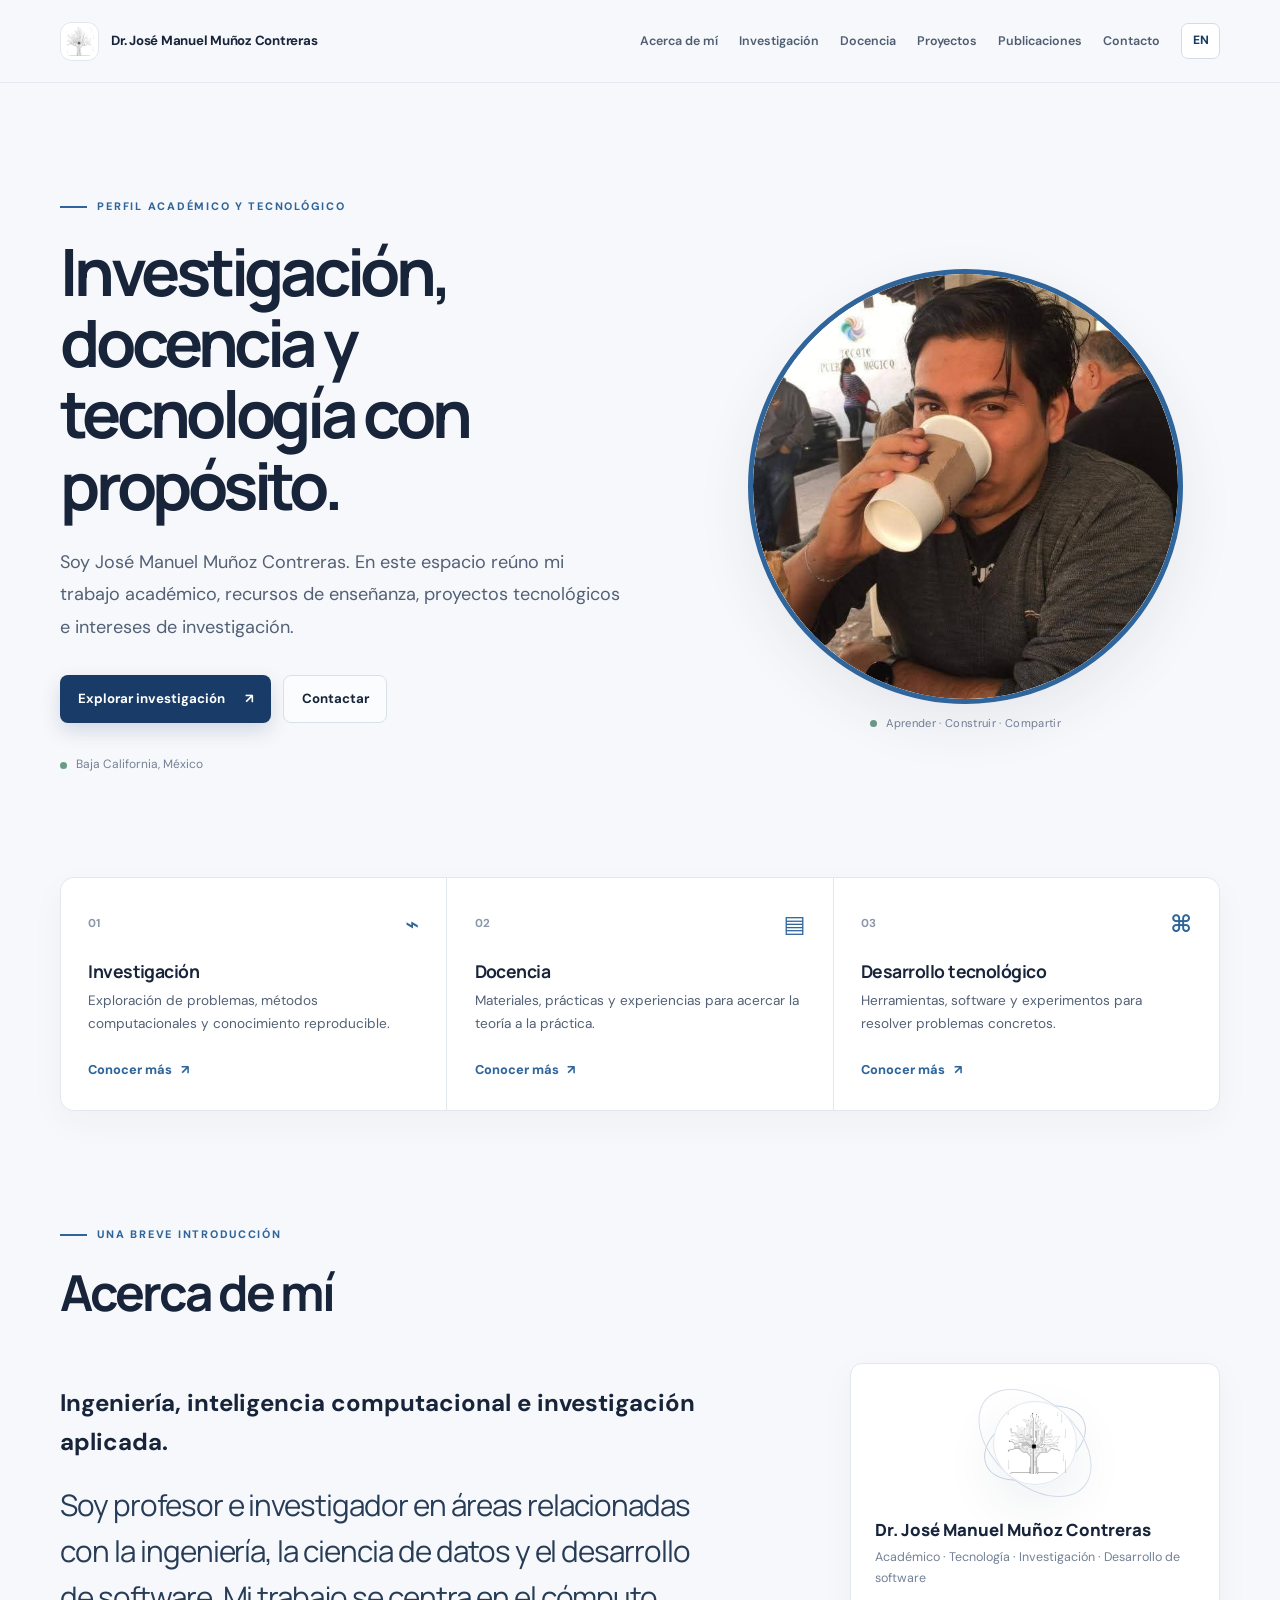
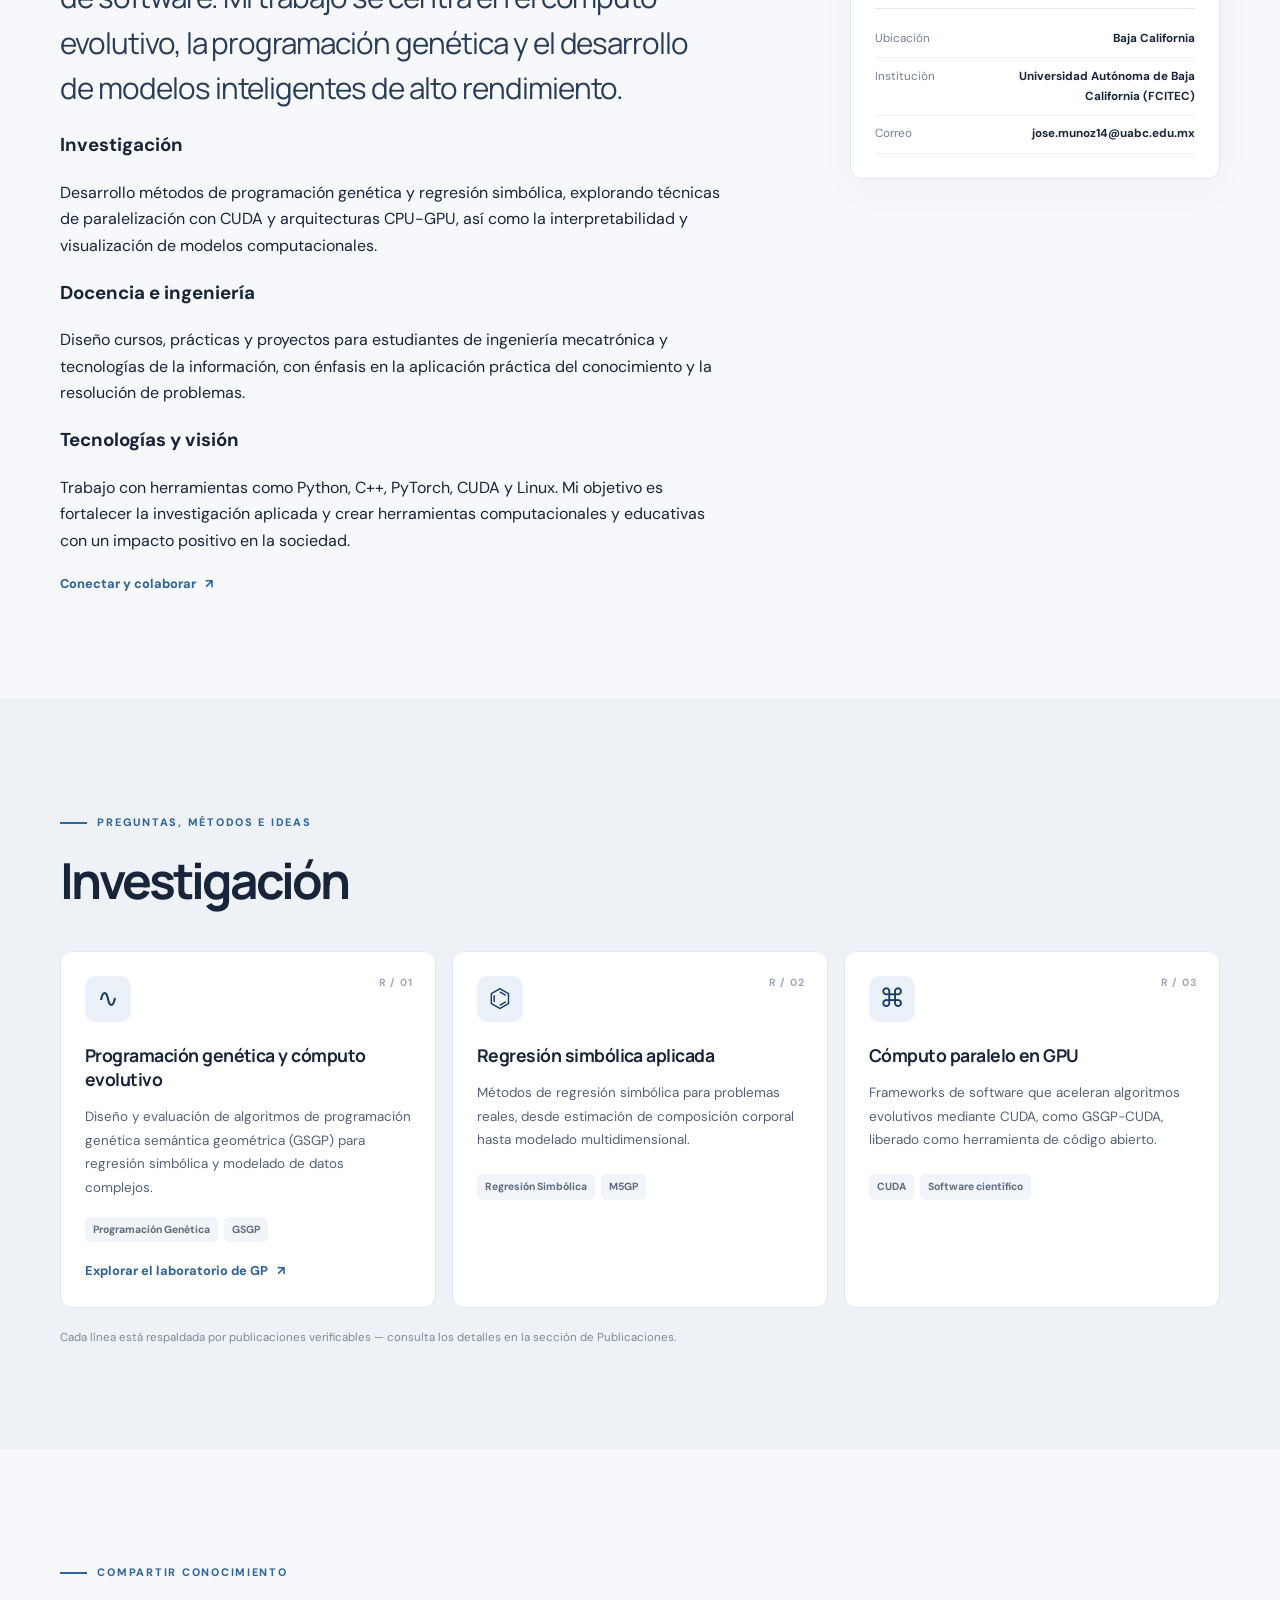
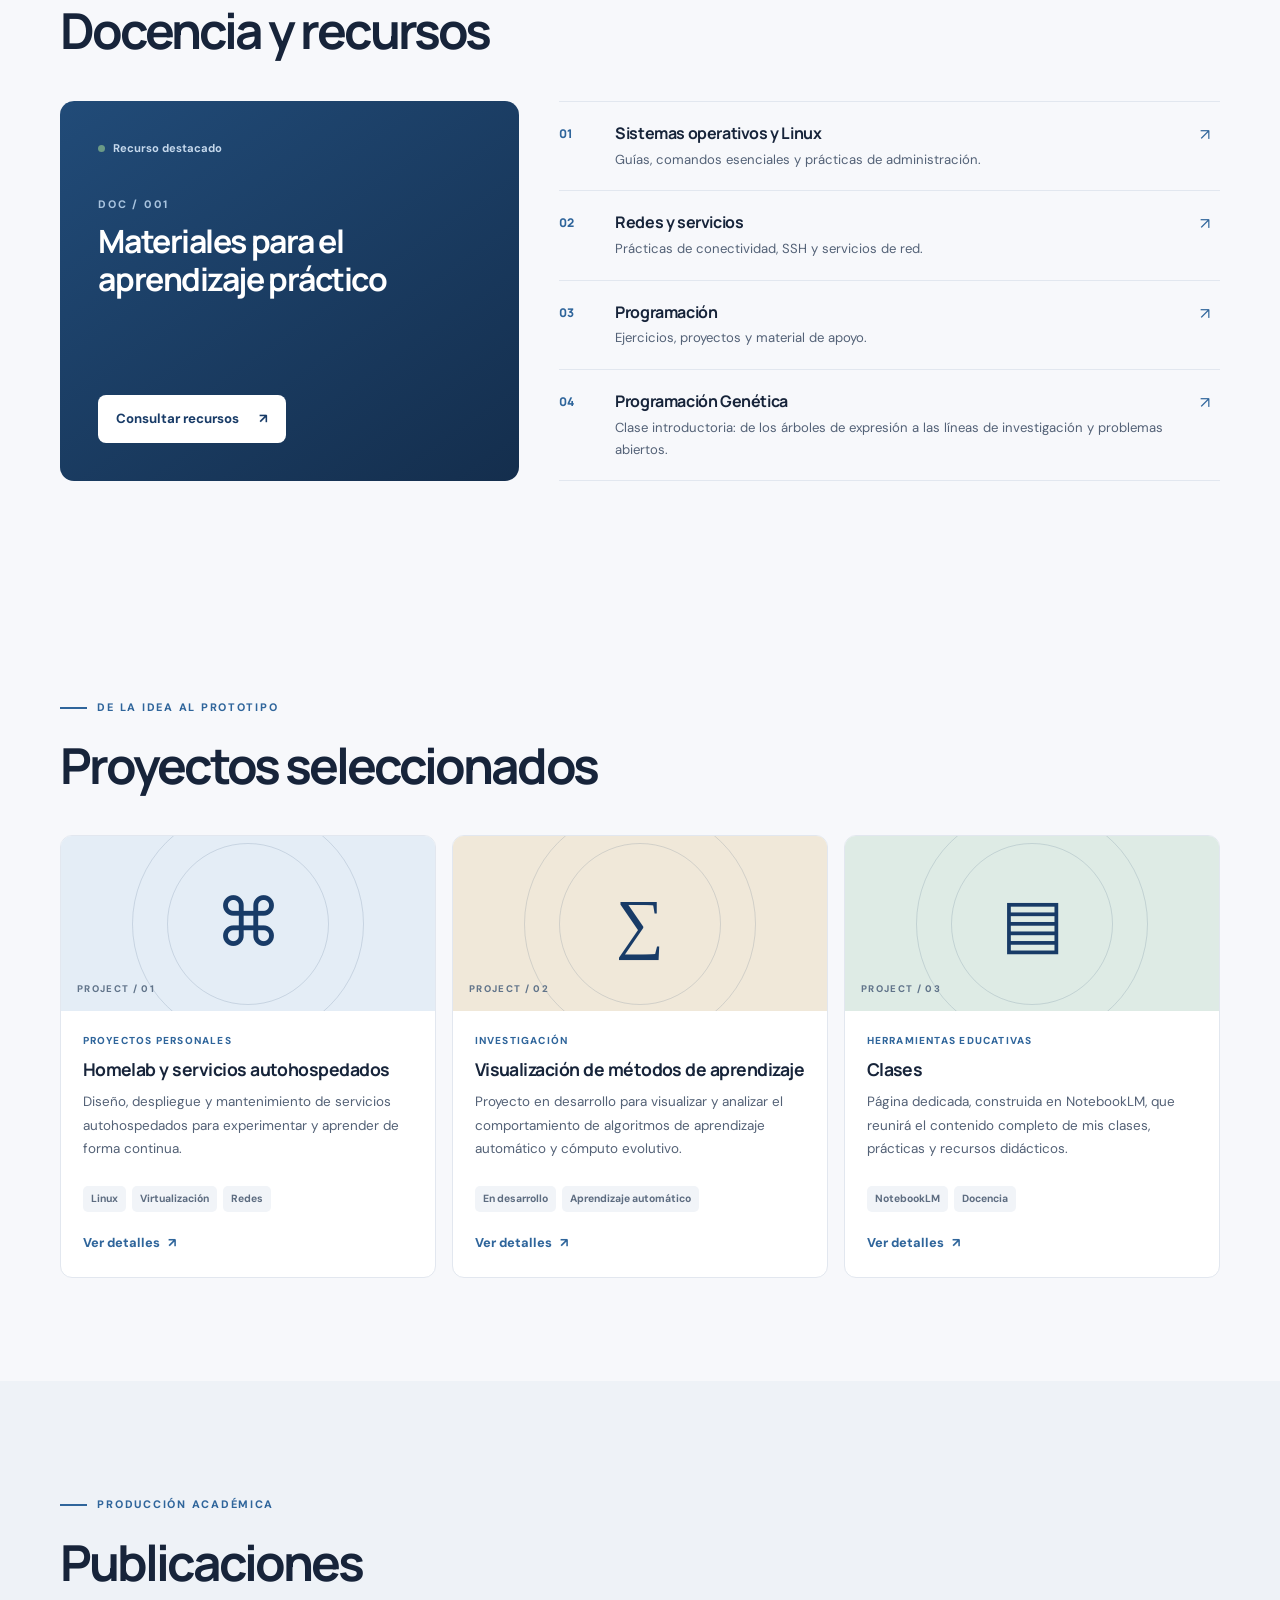
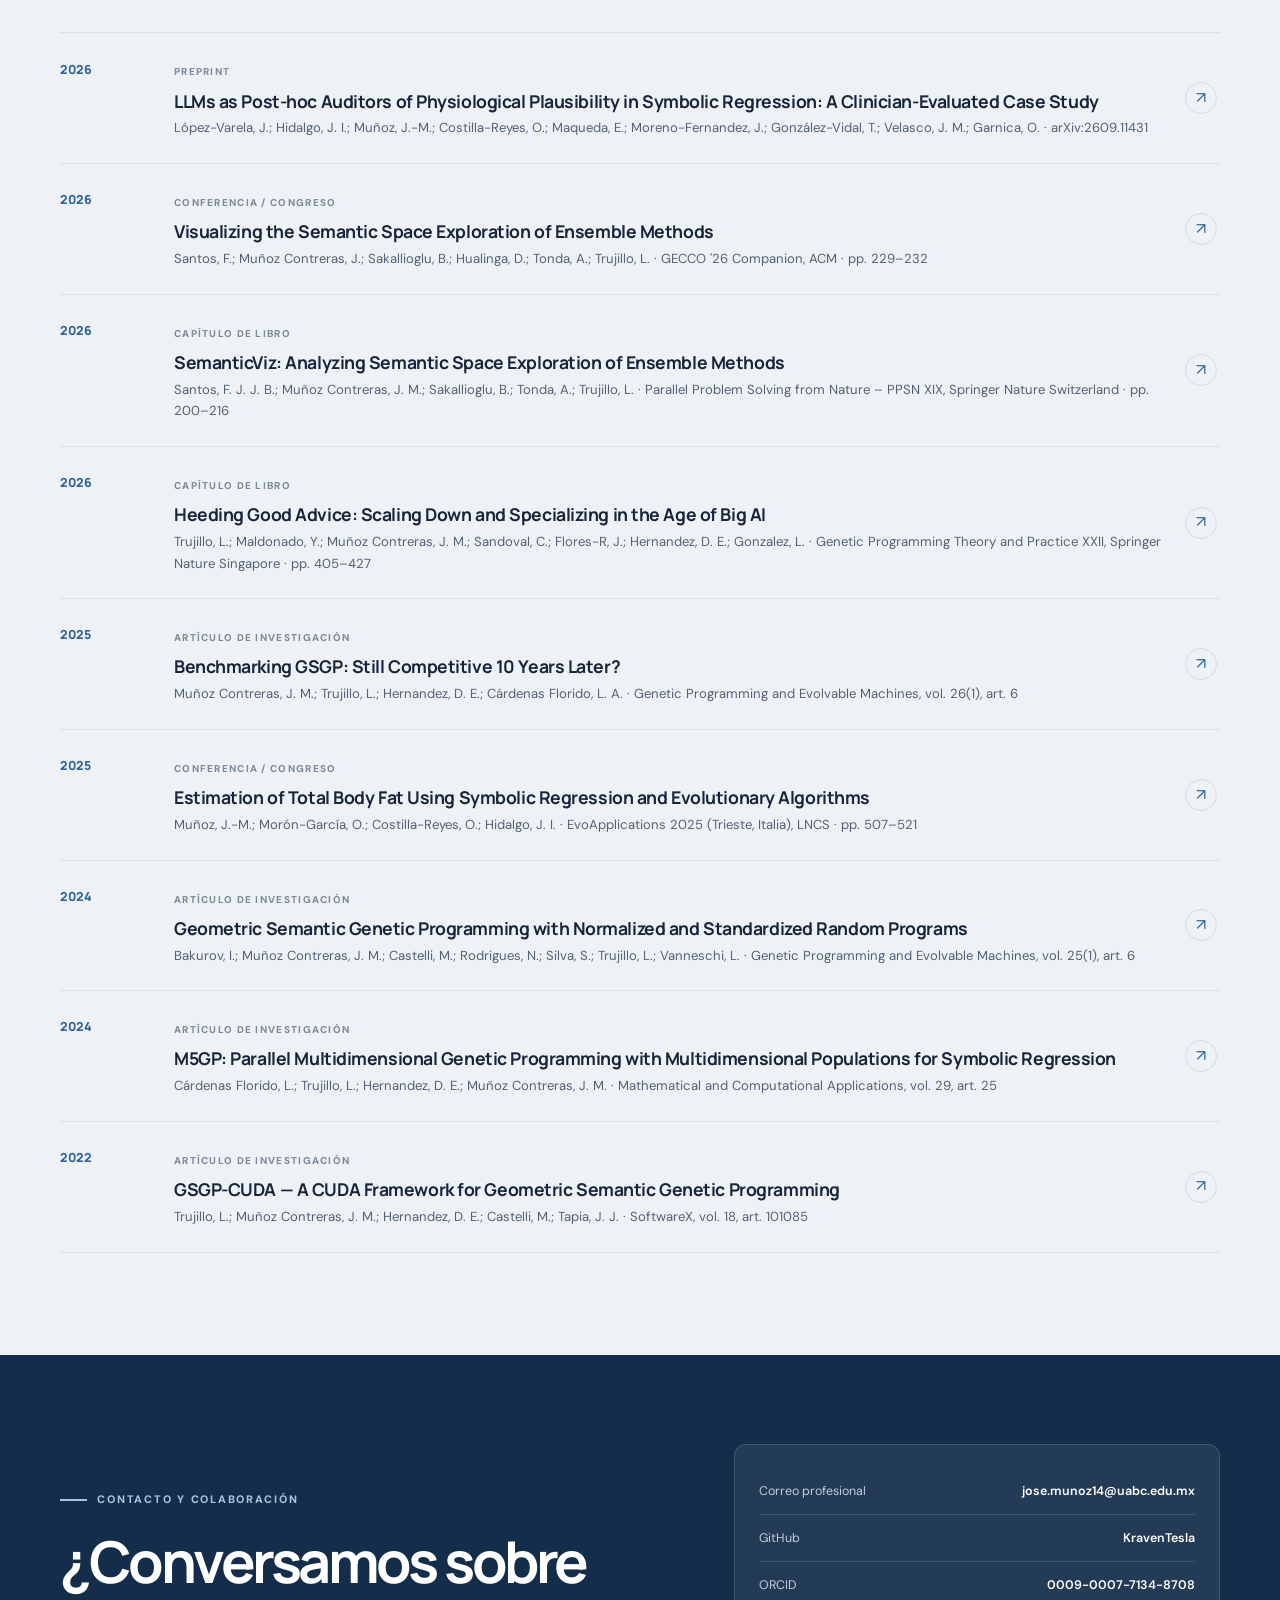
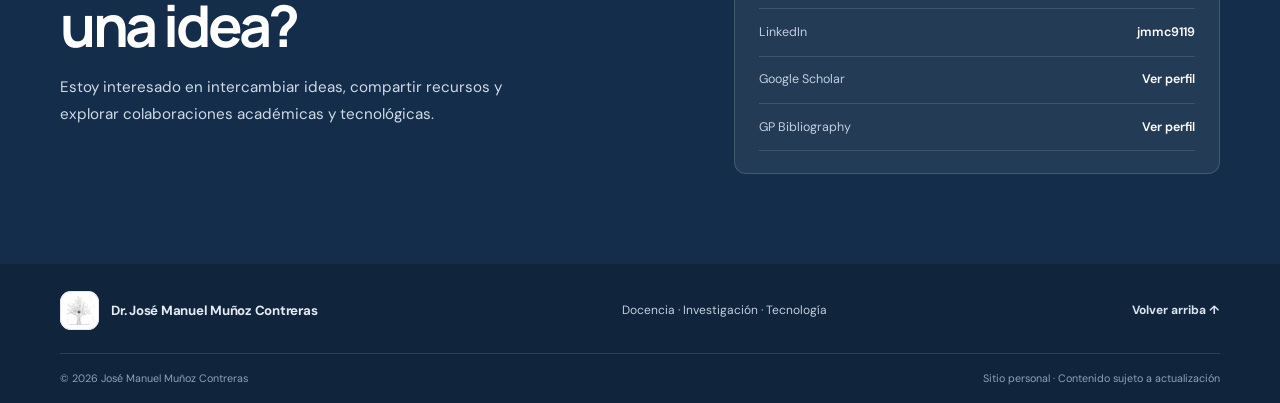
<file: index.html>
<!doctype html>
<html lang="es">
<head>
  <meta charset="utf-8">
  <meta name="viewport" content="width=device-width, initial-scale=1">
  <meta name="description" content="Sitio académico personal de José Manuel Muñoz Contreras. Docencia, investigación, desarrollo y proyectos tecnológicos.">
  <meta name="theme-color" content="#f5f7fb">
  <link rel="icon" type="image/png" sizes="32x32" href="favicon-32.png">
  <link rel="icon" type="image/avif" href="logo.avif">
  <link rel="apple-touch-icon" href="apple-touch-icon.png">
  <title>José Manuel Muñoz Contreras | Académico e ingeniero</title>
  <link rel="preconnect" href="https://fonts.googleapis.com">
  <link rel="preconnect" href="https://fonts.gstatic.com" crossorigin>
  <link href="https://fonts.googleapis.com/css2?family=DM+Sans:wght@400;500;600;700&family=Manrope:wght@400;500;600;700;800&display=swap" rel="stylesheet">
  <link rel="stylesheet" href="styles.css">
  <script src="script.js" defer></script>
</head>
<body>
  <a class="skip-link" href="#main" data-i18n="skip">Saltar al contenido</a>
  <header class="site-header">
    <div class="nav-wrap">
      <a class="brand" href="#home" aria-label="Inicio">
        <img class="brand-mark" src="logo-square.png" alt="" width="39" height="39">
        <span class="brand-name"><b>Dr. José Manuel Muñoz Contreras</b></span>
      </a>
      <button class="menu-toggle" aria-label="Abrir menú" aria-expanded="false" aria-controls="primary-nav">
        <span></span><span></span><span></span>
      </button>
      <nav id="primary-nav" class="primary-nav" aria-label="Navegación principal">
        <a href="#about" data-i18n="navAbout">Acerca de mí</a>
        <a href="#research" data-i18n="navResearch">Investigación</a>
        <a href="#teaching" data-i18n="navTeaching">Docencia</a>
        <a href="#projects" data-i18n="navProjects">Proyectos</a>
        <a href="#publications" data-i18n="navPublications">Publicaciones</a>
        <a href="#contact" data-i18n="navContact">Contacto</a>
        <button id="language-toggle" class="language-toggle" type="button" aria-label="Switch language">EN</button>
      </nav>
    </div>
  </header>

  <main id="main">
    <section id="home" class="hero section-shell">
      <div class="hero-copy">
        <p class="eyebrow"><span class="eyebrow-line"></span><span data-i18n="heroEyebrow">Perfil académico y tecnológico</span></p>
        <h1 data-i18n="heroTitle">Investigación, docencia y tecnología con propósito.</h1>
        <p class="hero-lead" data-i18n="heroLead">Soy José Manuel Muñoz Contreras. En este espacio reúno mi trabajo académico, recursos de enseñanza, proyectos tecnológicos e intereses de investigación.</p>
        <div class="hero-actions">
          <a class="button button-primary" href="#research"><span data-i18n="exploreResearch">Explorar investigación</span><span aria-hidden="true">↗</span></a>
          <a class="button button-secondary" href="#contact" data-i18n="getInTouch">Contactar</a>
        </div>
        <div class="hero-meta">
          <span class="meta-dot"></span><span data-i18n="heroMeta">Baja California, México</span>
        </div>
      </div>
      <div class="hero-visual" aria-label="Fotografía de José Manuel Muñoz Contreras">
        <div class="visual-core visual-core-photo">
          <img class="hero-photo" src="jmmc.jpeg" alt="José Manuel Muñoz Contreras">
        </div>
        <div class="visual-note"><span class="note-dot"></span><span data-i18n="visualNote">Aprender · Construir · Compartir</span></div>
      </div>
    </section>

    <section class="pillars section-shell" aria-label="Áreas principales">
      <article class="pillar">
        <div class="pillar-top"><span class="pillar-number">01</span><span class="pillar-icon">⌁</span></div>
        <h2 data-i18n="pillar1Title">Investigación</h2>
        <p data-i18n="pillar1Text">Exploración de problemas, métodos computacionales y conocimiento reproducible.</p>
        <a href="#research" class="text-link"><span data-i18n="learnMore">Conocer más</span> <span>↗</span></a>
      </article>
      <article class="pillar">
        <div class="pillar-top"><span class="pillar-number">02</span><span class="pillar-icon">▤</span></div>
        <h2 data-i18n="pillar2Title">Docencia</h2>
        <p data-i18n="pillar2Text">Materiales, prácticas y experiencias para acercar la teoría a la práctica.</p>
        <a href="#teaching" class="text-link"><span data-i18n="learnMore">Conocer más</span> <span>↗</span></a>
      </article>
      <article class="pillar">
        <div class="pillar-top"><span class="pillar-number">03</span><span class="pillar-icon">⌘</span></div>
        <h2 data-i18n="pillar3Title">Desarrollo tecnológico</h2>
        <p data-i18n="pillar3Text">Herramientas, software y experimentos para resolver problemas concretos.</p>
        <a href="#projects" class="text-link"><span data-i18n="learnMore">Conocer más</span> <span>↗</span></a>
      </article>
    </section>

    <section id="about" class="content-section section-shell">
      <div class="section-heading">
        <p class="eyebrow"><span class="eyebrow-line"></span><span data-i18n="aboutEyebrow">Una breve introducción</span></p>
        <h2 data-i18n="aboutTitle">Acerca de mí</h2>
      </div>
      
      <div class="about-layout">
        <div class="about-main">
          <h2 class="about-heading">
            Ingeniería, inteligencia computacional e investigación aplicada.
          </h2>

          <p class="large-copy" data-i18n="aboutLead">
            Soy profesor e investigador en áreas relacionadas
            con la ingeniería, la ciencia de datos y el desarrollo
            de software. Mi trabajo se centra en el cómputo
            evolutivo, la programación genética y el desarrollo
            de modelos inteligentes de alto rendimiento.
          </p>

          <div class="about-details">
            <article class="about-item">
              <h3>Investigación</h3>
              <p>
                Desarrollo métodos de programación genética y
                regresión simbólica, explorando técnicas de
                paralelización con CUDA y arquitecturas CPU-GPU,
                así como la interpretabilidad y visualización
                de modelos computacionales.
              </p>
            </article>

            <article class="about-item">
              <h3>Docencia e ingeniería</h3>
              <p>
                Diseño cursos, prácticas y proyectos para
                estudiantes de ingeniería mecatrónica y
                tecnologías de la información, con énfasis
                en la aplicación práctica del conocimiento
                y la resolución de problemas.
              </p>
            </article>

            <article class="about-item">
              <h3>Tecnologías y visión</h3>
              <p>
                Trabajo con herramientas como Python, C++,
                PyTorch, CUDA y Linux. Mi objetivo es fortalecer
                la investigación aplicada y crear herramientas
                computacionales y educativas con un impacto
                positivo en la sociedad.
              </p>
            </article>
          </div>

          <a class="text-link" href="#contact">
            <span data-i18n="connect">Conectar y colaborar</span>
            <span aria-hidden="true">↗</span>
          </a>
        </div>

        <aside class="profile-panel">
          <div class="about-orbit" aria-hidden="true">
            <div class="orbit orbit-one"></div>
            <div class="orbit orbit-two"></div>
            <div class="visual-core profile-badge">
              <img class="core-icon" src="logo-square.png" alt="Logotipo del sitio: árbol de circuitos">
            </div>
          </div>
          <p class="profile-name">Dr. José Manuel Muñoz Contreras</p>
          <p class="profile-role" data-i18n="profileRole">Académico · Tecnología · Investigación · Desarrollo de software</p>
          <div class="profile-rule"></div>
          <div class="profile-detail">
            <span data-i18n="locationLabel">Ubicación</span>
            <b data-i18n="locationValue">Baja California</b>
          </div>
          <div class="profile-detail">
            <span data-i18n="institutionLabel">Institución</span>
            <b data-i18n="institutionValue">Universidad Autónoma de Baja California (FCITEC)</b>
          </div>
          <div class="profile-detail">
            <span data-i18n="emailLabel">Correo</span>
            <b><a href="mailto:jose.munoz14@uabc.edu.mx">jose.munoz14@uabc.edu.mx</a></b>
          </div>
        </aside>
      </div>
    </section>

    <section id="research" class="content-section section-shell tinted-section">
      <div class="section-heading split-heading">
        <div><p class="eyebrow"><span class="eyebrow-line"></span><span data-i18n="researchEyebrow">Preguntas, métodos e ideas</span></p><h2 data-i18n="researchTitle">Investigación</h2></div>
      </div>
      <div class="research-grid">
        <article class="research-card">
          <span class="card-index">R / 01</span><div class="research-icon">∿</div>
          <h3 data-i18n="research1Title">Programación genética y cómputo evolutivo</h3>
          <p data-i18n="research1Text">Diseño y evaluación de algoritmos de programación genética semántica geométrica (GSGP) para regresión simbólica y modelado de datos complejos.</p>
          <div class="tag-list"><span>Programación Genética</span><span>GSGP</span></div>
          <a class="text-link card-link" href="gp-lab/index.html"><span data-i18n="research1Link">Explorar el laboratorio de GP</span> <span aria-hidden="true">↗</span></a>
        </article>
        <article class="research-card">
          <span class="card-index">R / 02</span><div class="research-icon">⌬</div>
          <h3 data-i18n="research2Title">Regresión simbólica aplicada</h3>
          <p data-i18n="research2Text">Métodos de regresión simbólica para problemas reales, desde estimación de composición corporal hasta modelado multidimensional.</p>
          <div class="tag-list"><span>Regresión Simbólica</span><span>M5GP</span></div>
        </article>
        <article class="research-card">
          <span class="card-index">R / 03</span><div class="research-icon">⌘</div>
          <h3 data-i18n="research3Title">Cómputo paralelo en GPU</h3>
          <p data-i18n="research3Text">Frameworks de software que aceleran algoritmos evolutivos mediante CUDA, como GSGP-CUDA, liberado como herramienta de código abierto.</p>
          <div class="tag-list"><span>CUDA</span><span>Software científico</span></div>
        </article>
      </div>
      <p class="section-footnote" data-i18n="researchFootnote">Cada línea está respaldada por publicaciones verificables — consulta los detalles en la sección de Publicaciones.</p>
    </section>

    <section id="teaching" class="content-section section-shell">
      <div class="section-heading">
        <p class="eyebrow"><span class="eyebrow-line"></span><span data-i18n="teachingEyebrow">Compartir conocimiento</span></p>
        <h2 data-i18n="teachingTitle">Docencia y recursos</h2>
      </div>
      <div class="teaching-layout">
        <div class="teaching-feature">
          <div class="feature-label"><span class="feature-dot"></span><span data-i18n="featuredResource">Recurso destacado</span></div>
          <p class="feature-code">DOC / 001</p>
          <h3 data-i18n="teachingFeatureTitle">Materiales para el aprendizaje práctico</h3>
          <a class="button button-light" href="/docencia.html#home"><span data-i18n="viewResources">Consultar recursos</span><span>↗</span></a>
        </div>
        <div class="course-list">
          <article class="course-item"><span class="course-number">01</span><div><h3 data-i18n="course1Title">Sistemas operativos y Linux</h3><p data-i18n="course1Text">Guías, comandos esenciales y prácticas de administración.</p></div><span class="course-arrow">↗</span></article>
          <article class="course-item"><span class="course-number">02</span><div><h3 data-i18n="course2Title">Redes y servicios</h3><p data-i18n="course2Text">Prácticas de conectividad, SSH y servicios de red.</p></div><span class="course-arrow">↗</span></article>
          <article class="course-item"><span class="course-number">03</span><div><h3 data-i18n="course3Title">Programación</h3><p data-i18n="course3Text">Ejercicios, proyectos y material de apoyo.</p></div><span class="course-arrow">↗</span></article>
          <a class="course-item course-link" href="gp-class.html"><span class="course-number">04</span><div><h3 data-i18n="course4Title">Programación Genética</h3><p data-i18n="course4Text">Clase introductoria: de los árboles de expresión a las líneas de investigación y problemas abiertos.</p></div><span class="course-arrow" aria-hidden="true">↗</span></a>
        </div>
      </div>
    </section>

    <section id="projects" class="content-section section-shell">
      <div class="section-heading split-heading">
        <div><p class="eyebrow"><span class="eyebrow-line"></span><span data-i18n="projectsEyebrow">De la idea al prototipo</span></p><h2 data-i18n="projectsTitle">Proyectos seleccionados</h2></div>
      </div>
      <div class="project-grid">
        <article class="project-card">
          <div class="project-visual project-visual-blue"><span class="project-glyph">⌘</span><span class="project-type">PROJECT / 01</span></div>
          <div class="project-body"><p class="project-category" data-i18n="projectCategory1">Proyectos personales</p><h3 data-i18n="project1Title">Homelab y servicios autohospedados</h3><p data-i18n="project1Text">Diseño, despliegue y mantenimiento de servicios autohospedados para experimentar y aprender de forma continua.</p><div class="tag-list"><span>Linux</span><span>Virtualización</span><span>Redes</span></div><a href="#contact" class="text-link"><span data-i18n="projectDetails">Ver detalles</span> <span>↗</span></a></div>
        </article>
        <article class="project-card">
          <div class="project-visual project-visual-sand"><span class="project-glyph">∑</span><span class="project-type">PROJECT / 02</span></div>
          <div class="project-body"><p class="project-category" data-i18n="projectCategory2">Investigación</p><h3 data-i18n="project2Title">Visualización de métodos de aprendizaje</h3><p data-i18n="project2Text">Proyecto en desarrollo para visualizar y analizar el comportamiento de algoritmos de aprendizaje automático y cómputo evolutivo.</p><div class="tag-list"><span>En desarrollo</span><span>Aprendizaje automático</span></div><a href="#contact" class="text-link"><span data-i18n="projectDetails">Ver detalles</span> <span>↗</span></a></div>
        </article>
        <article class="project-card">
          <div class="project-visual project-visual-green"><span class="project-glyph">▤</span><span class="project-type">PROJECT / 03</span></div>
          <div class="project-body"><p class="project-category" data-i18n="projectCategory3">Herramientas educativas</p><h3 data-i18n="project3Title">Clases</h3><p data-i18n="project3Text">Página dedicada, construida en NotebookLM, que reunirá el contenido completo de mis clases, prácticas y recursos didácticos.</p><div class="tag-list"><span>NotebookLM</span><span>Docencia</span></div><a href="#contact" class="text-link"><span data-i18n="projectDetails">Ver detalles</span> <span>↗</span></a></div>
        </article>
      </div>
    </section>

    <section id="publications" class="content-section section-shell tinted-section">
      <div class="section-heading split-heading">
        <div><p class="eyebrow"><span class="eyebrow-line"></span><span data-i18n="publicationsEyebrow">Producción académica</span></p><h2 data-i18n="publicationsTitle">Publicaciones</h2></div>
      </div>
      <div class="publication-list">
        <article class="publication-item"><div class="publication-year">2026</div><div class="publication-content"><span class="publication-kind" data-i18n="pubTypePreprint">PREPRINT</span><h3>LLMs as Post-hoc Auditors of Physiological Plausibility in Symbolic Regression: A Clinician-Evaluated Case Study</h3><p>López-Varela, J.; Hidalgo, J. I.; Muñoz, J.-M.; Costilla-Reyes, O.; Maqueda, E.; Moreno-Fernandez, J.; González-Vidal, T.; Velasco, J. M.; Garnica, O. · arXiv:2609.11431</p></div><a href="https://arxiv.org/abs/2609.11431" class="publication-link" aria-label="Enlace de publicación" target="_blank" rel="noopener">↗</a></article>
        <article class="publication-item"><div class="publication-year">2026</div><div class="publication-content"><span class="publication-kind" data-i18n="pubTypeConference">CONFERENCIA / CONGRESO</span><h3>Visualizing the Semantic Space Exploration of Ensemble Methods</h3><p>Santos, F.; Muñoz Contreras, J.; Sakallioglu, B.; Hualinga, D.; Tonda, A.; Trujillo, L. · GECCO '26 Companion, ACM · pp. 229–232</p></div><a href="https://doi.org/10.1145/3795101.3805402" class="publication-link" aria-label="Enlace de publicación" target="_blank" rel="noopener">↗</a></article>
        <article class="publication-item"><div class="publication-year">2026</div><div class="publication-content"><span class="publication-kind" data-i18n="pubTypeChapter">CAPÍTULO DE LIBRO</span><h3>SemanticViz: Analyzing Semantic Space Exploration of Ensemble Methods</h3><p>Santos, F. J. J. B.; Muñoz Contreras, J. M.; Sakallioglu, B.; Tonda, A.; Trujillo, L. · Parallel Problem Solving from Nature – PPSN XIX, Springer Nature Switzerland · pp. 200–216</p></div><a href="https://doi.org/10.1007/978-3-032-36229-2_13" class="publication-link" aria-label="Enlace de publicación" target="_blank" rel="noopener">↗</a></article>
        <article class="publication-item"><div class="publication-year">2026</div><div class="publication-content"><span class="publication-kind" data-i18n="pubTypeChapter">CAPÍTULO DE LIBRO</span><h3>Heeding Good Advice: Scaling Down and Specializing in the Age of Big AI</h3><p>Trujillo, L.; Maldonado, Y.; Muñoz Contreras, J. M.; Sandoval, C.; Flores-R, J.; Hernandez, D. E.; Gonzalez, L. · Genetic Programming Theory and Practice XXII, Springer Nature Singapore · pp. 405–427</p></div><a href="https://doi.org/10.1007/978-981-95-6398-2_20" class="publication-link" aria-label="Enlace de publicación" target="_blank" rel="noopener">↗</a></article>
        <article class="publication-item"><div class="publication-year">2025</div><div class="publication-content"><span class="publication-kind" data-i18n="pubTypeArticle">ARTÍCULO DE INVESTIGACIÓN</span><h3>Benchmarking GSGP: Still Competitive 10 Years Later?</h3><p>Muñoz Contreras, J. M.; Trujillo, L.; Hernandez, D. E.; Cárdenas Florido, L. A. · Genetic Programming and Evolvable Machines, vol. 26(1), art. 6</p></div><a href="https://doi.org/10.1007/s10710-024-09504-3" class="publication-link" aria-label="Enlace de publicación" target="_blank" rel="noopener">↗</a></article>
        <article class="publication-item"><div class="publication-year">2025</div><div class="publication-content"><span class="publication-kind" data-i18n="pubTypeConference">CONFERENCIA / CONGRESO</span><h3>Estimation of Total Body Fat Using Symbolic Regression and Evolutionary Algorithms</h3><p>Muñoz, J.-M.; Morón-García, O.; Costilla-Reyes, O.; Hidalgo, J. I. · EvoApplications 2025 (Trieste, Italia), LNCS · pp. 507–521</p></div><a href="https://doi.org/10.1007/978-3-031-90065-5_31" class="publication-link" aria-label="Enlace de publicación" target="_blank" rel="noopener">↗</a></article>
        <article class="publication-item"><div class="publication-year">2024</div><div class="publication-content"><span class="publication-kind" data-i18n="pubTypeArticle">ARTÍCULO DE INVESTIGACIÓN</span><h3>Geometric Semantic Genetic Programming with Normalized and Standardized Random Programs</h3><p>Bakurov, I.; Muñoz Contreras, J. M.; Castelli, M.; Rodrigues, N.; Silva, S.; Trujillo, L.; Vanneschi, L. · Genetic Programming and Evolvable Machines, vol. 25(1), art. 6</p></div><a href="https://doi.org/10.1007/s10710-024-09479-1" class="publication-link" aria-label="Enlace de publicación" target="_blank" rel="noopener">↗</a></article>
        <article class="publication-item"><div class="publication-year">2024</div><div class="publication-content"><span class="publication-kind" data-i18n="pubTypeArticle">ARTÍCULO DE INVESTIGACIÓN</span><h3>M5GP: Parallel Multidimensional Genetic Programming with Multidimensional Populations for Symbolic Regression</h3><p>Cárdenas Florido, L.; Trujillo, L.; Hernandez, D. E.; Muñoz Contreras, J. M. · Mathematical and Computational Applications, vol. 29, art. 25</p></div><a href="https://doi.org/10.3390/mca29020025" class="publication-link" aria-label="Enlace de publicación" target="_blank" rel="noopener">↗</a></article>
        <article class="publication-item"><div class="publication-year">2022</div><div class="publication-content"><span class="publication-kind" data-i18n="pubTypeArticle">ARTÍCULO DE INVESTIGACIÓN</span><h3>GSGP-CUDA — A CUDA Framework for Geometric Semantic Genetic Programming</h3><p>Trujillo, L.; Muñoz Contreras, J. M.; Hernandez, D. E.; Castelli, M.; Tapia, J. J. · SoftwareX, vol. 18, art. 101085</p></div><a href="https://doi.org/10.1016/j.softx.2022.101085" class="publication-link" aria-label="Enlace de publicación" target="_blank" rel="noopener">↗</a></article>
      </div>
    </section>

    <section id="contact" class="contact-section section-shell">
      <div class="contact-copy">
        <p class="eyebrow eyebrow-light"><span class="eyebrow-line"></span><span data-i18n="contactEyebrow">Contacto y colaboración</span></p>
        <h2 data-i18n="contactTitle">¿Conversamos sobre una idea?</h2>
        <p data-i18n="contactText">Estoy interesado en intercambiar ideas, compartir recursos y explorar colaboraciones académicas y tecnológicas.</p>
      </div>
      <div class="contact-panel">
        <div class="contact-row"><span data-i18n="contactEmailLabel">Correo profesional</span><b><a href="mailto:jose.munoz14@uabc.edu.mx">jose.munoz14@uabc.edu.mx</a></b></div>
        <div class="contact-row"><span>GitHub</span><b><a href="https://github.com/KravenTesla" target="_blank" rel="noopener">KravenTesla</a></b></div>
        <div class="contact-row"><span>ORCID</span><b><a href="https://orcid.org/0009-0007-7134-8708" target="_blank" rel="noopener">0009-0007-7134-8708</a></b></div>
        <div class="contact-row"><span>LinkedIn</span><b><a href="https://mx.linkedin.com/in/jmmc9119" target="_blank" rel="noopener">jmmc9119</a></b></div>
        <div class="contact-row"><span>Google Scholar</span><b><a href="https://scholar.google.com/citations?user=FcmX2hYAAAAJ" target="_blank" rel="noopener">Ver perfil</a></b></div>
        <div class="contact-row"><span>GP Bibliography</span><b><a href="https://gpbib.cs.ucl.ac.uk/gp-html/JoseManuelMunozContreras.html" target="_blank" rel="noopener">Ver perfil</a></b></div>
      </div>
    </section>
  </main>

  <footer class="site-footer">
    <div class="footer-inner"><a class="brand footer-brand" href="#home"><img class="brand-mark" src="logo-square.png" alt="" width="39" height="39"><span class="brand-name"><b>Dr. José Manuel Muñoz Contreras</b></span></a><p data-i18n="footerText">Docencia · Investigación · Tecnología</p><a href="#home" class="back-top"><span data-i18n="backTop">Volver arriba</span> ↑</a></div>
    <div class="footer-bottom"><span>© <span id="current-year"></span> José Manuel Muñoz Contreras</span><span data-i18n="footerDisclaimer">Sitio personal · Contenido sujeto a actualización</span></div>
  </footer>
</body>
</html>
</file>
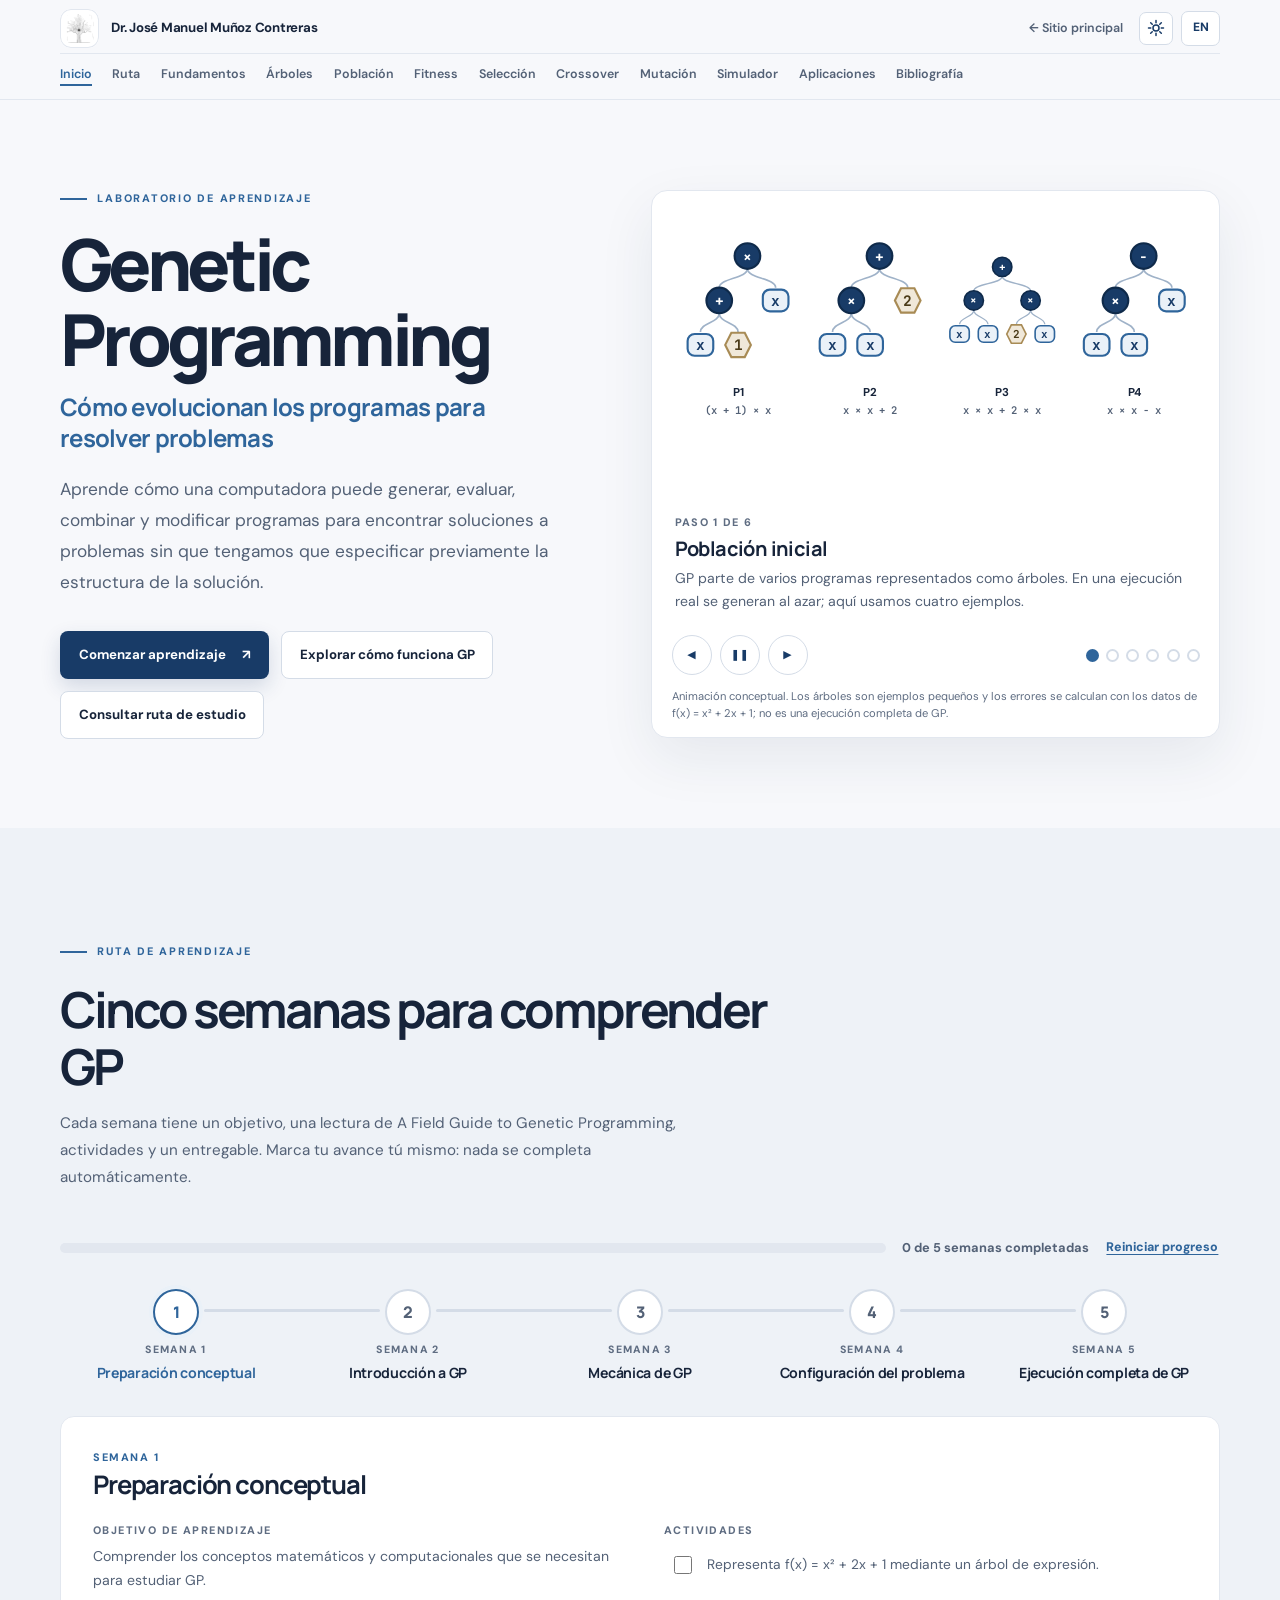
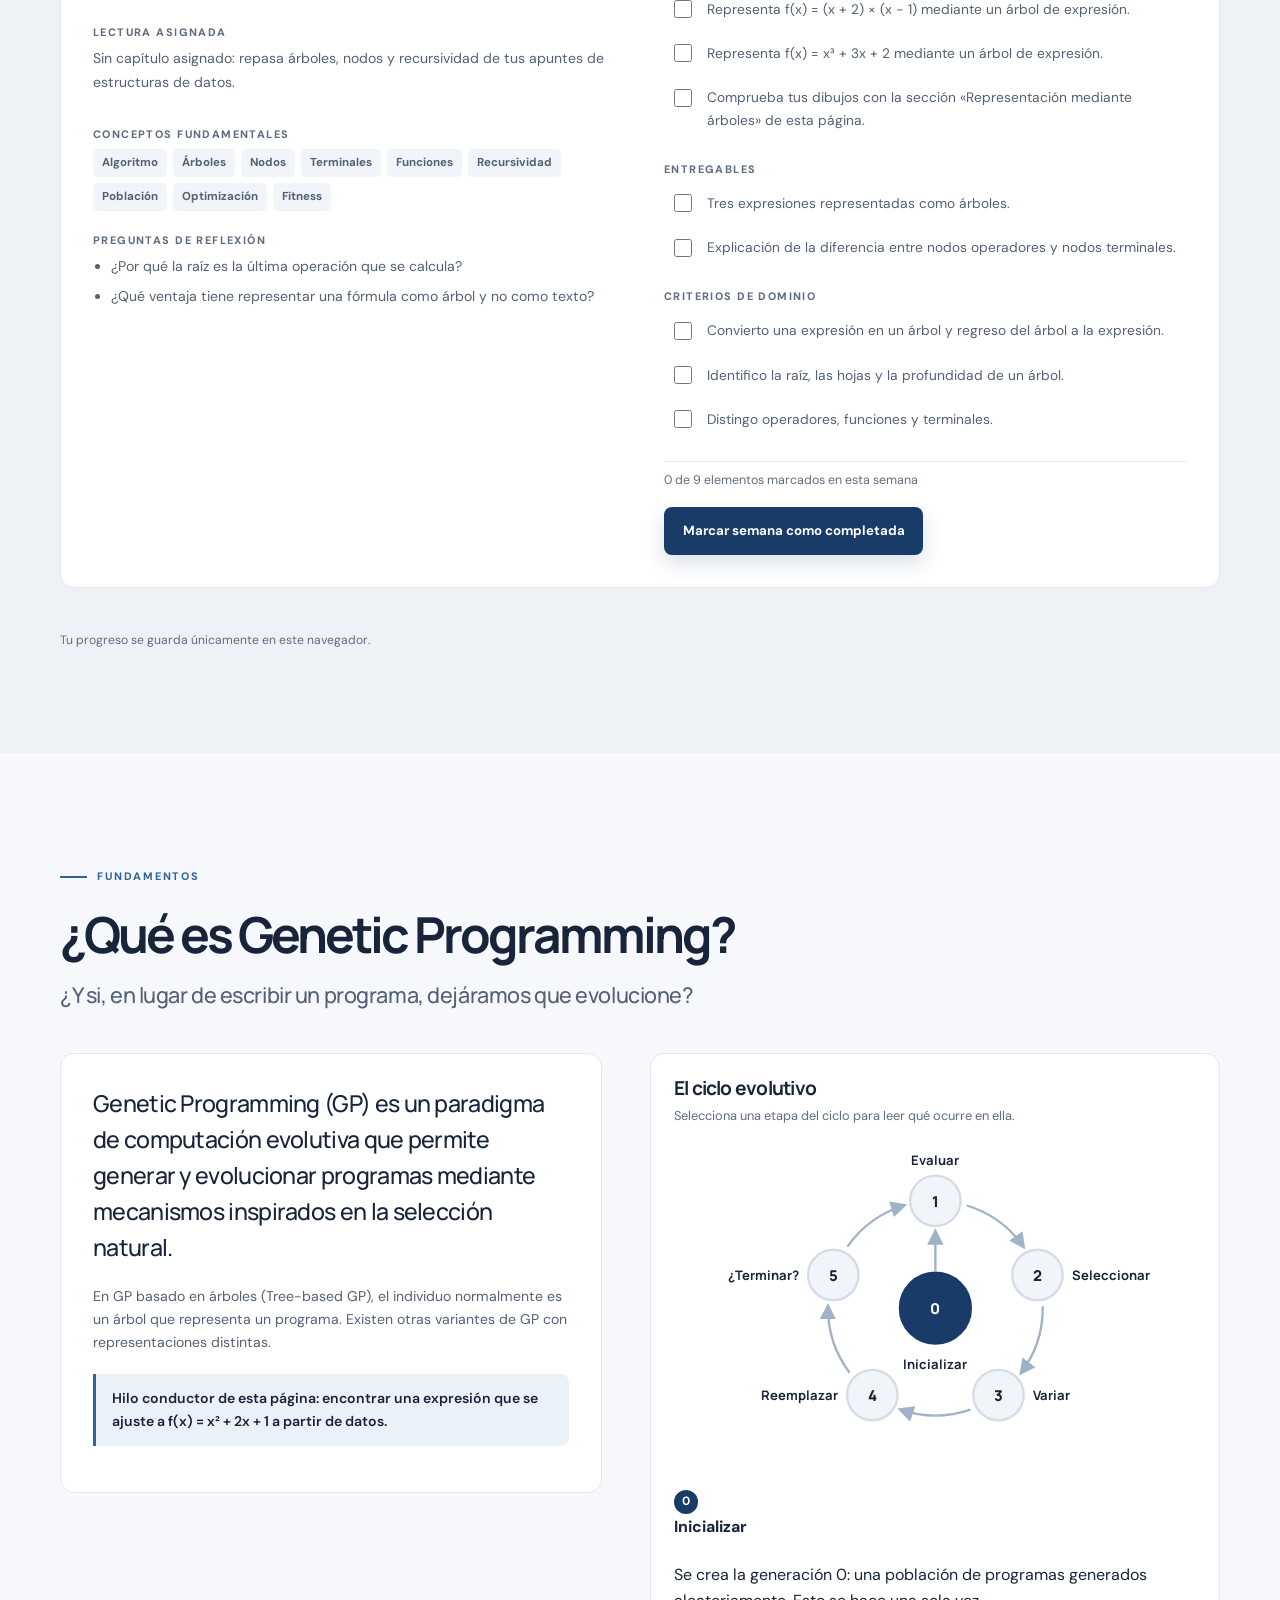
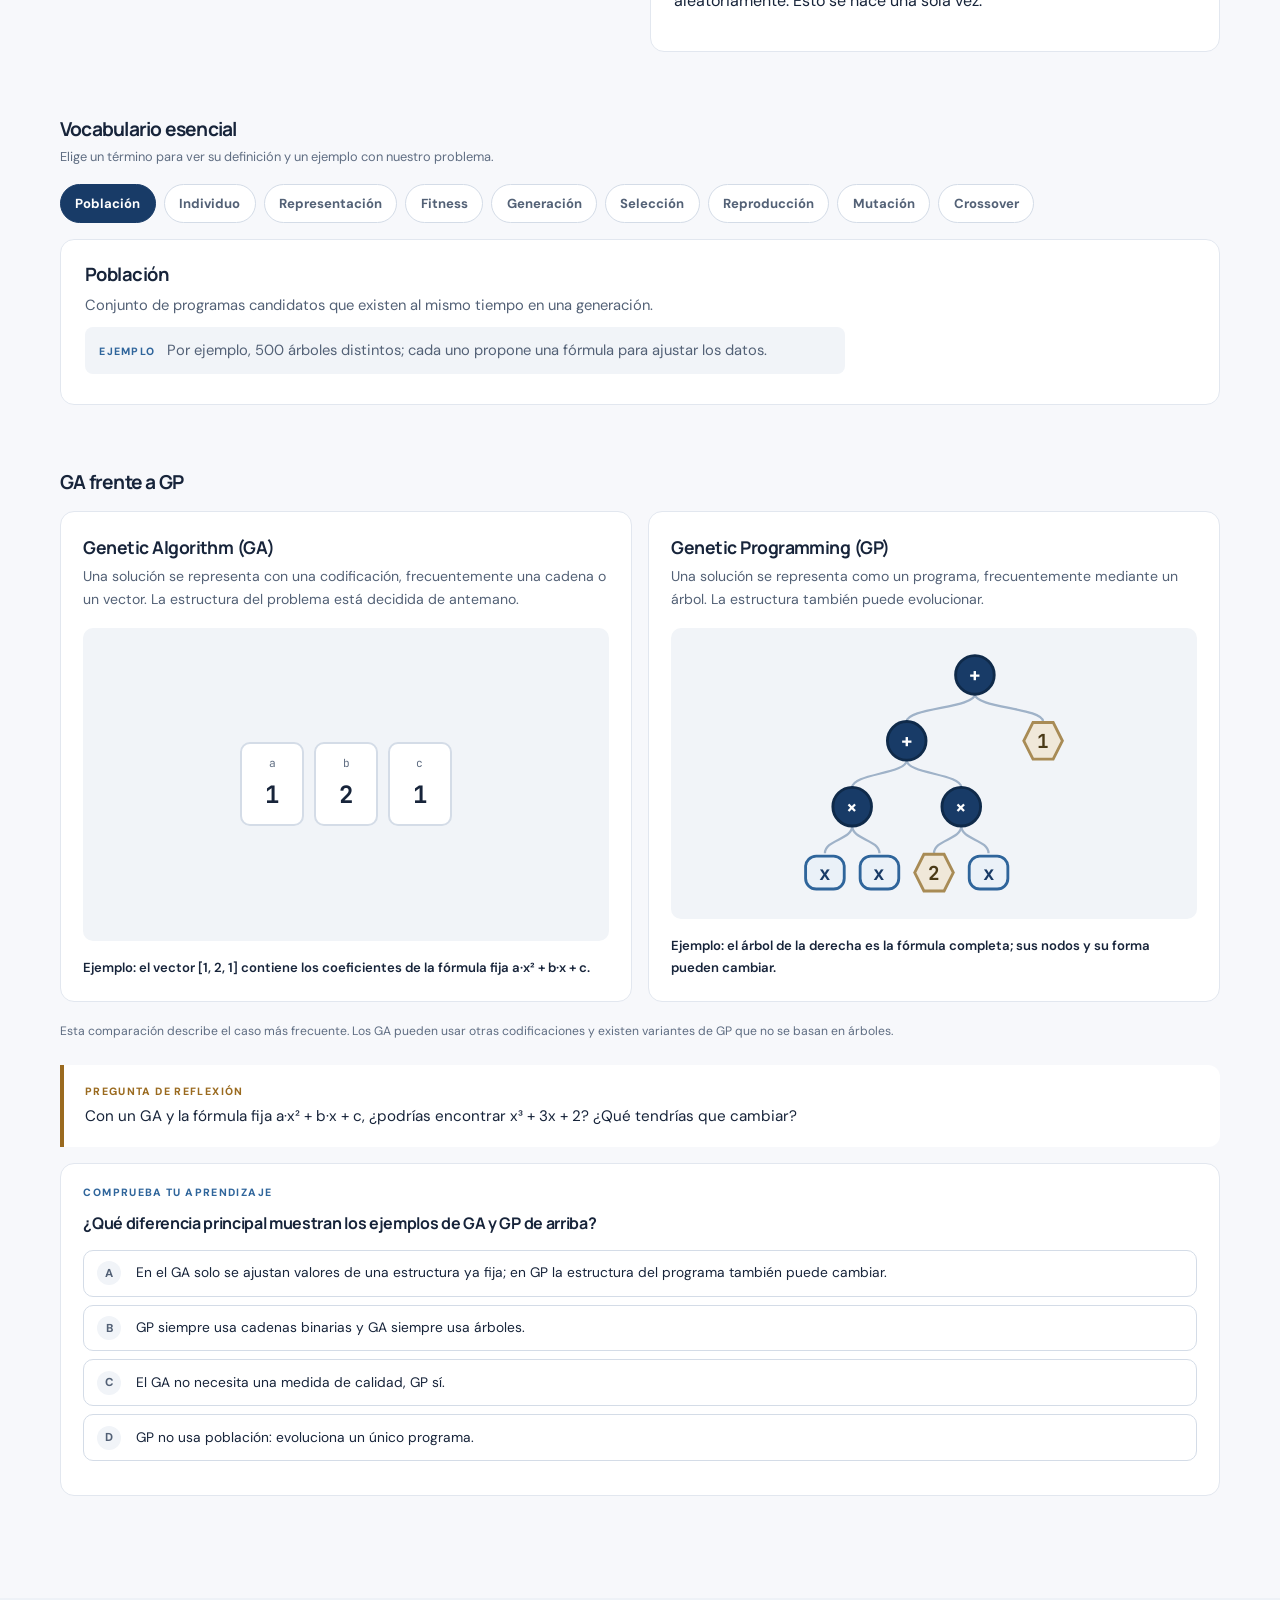
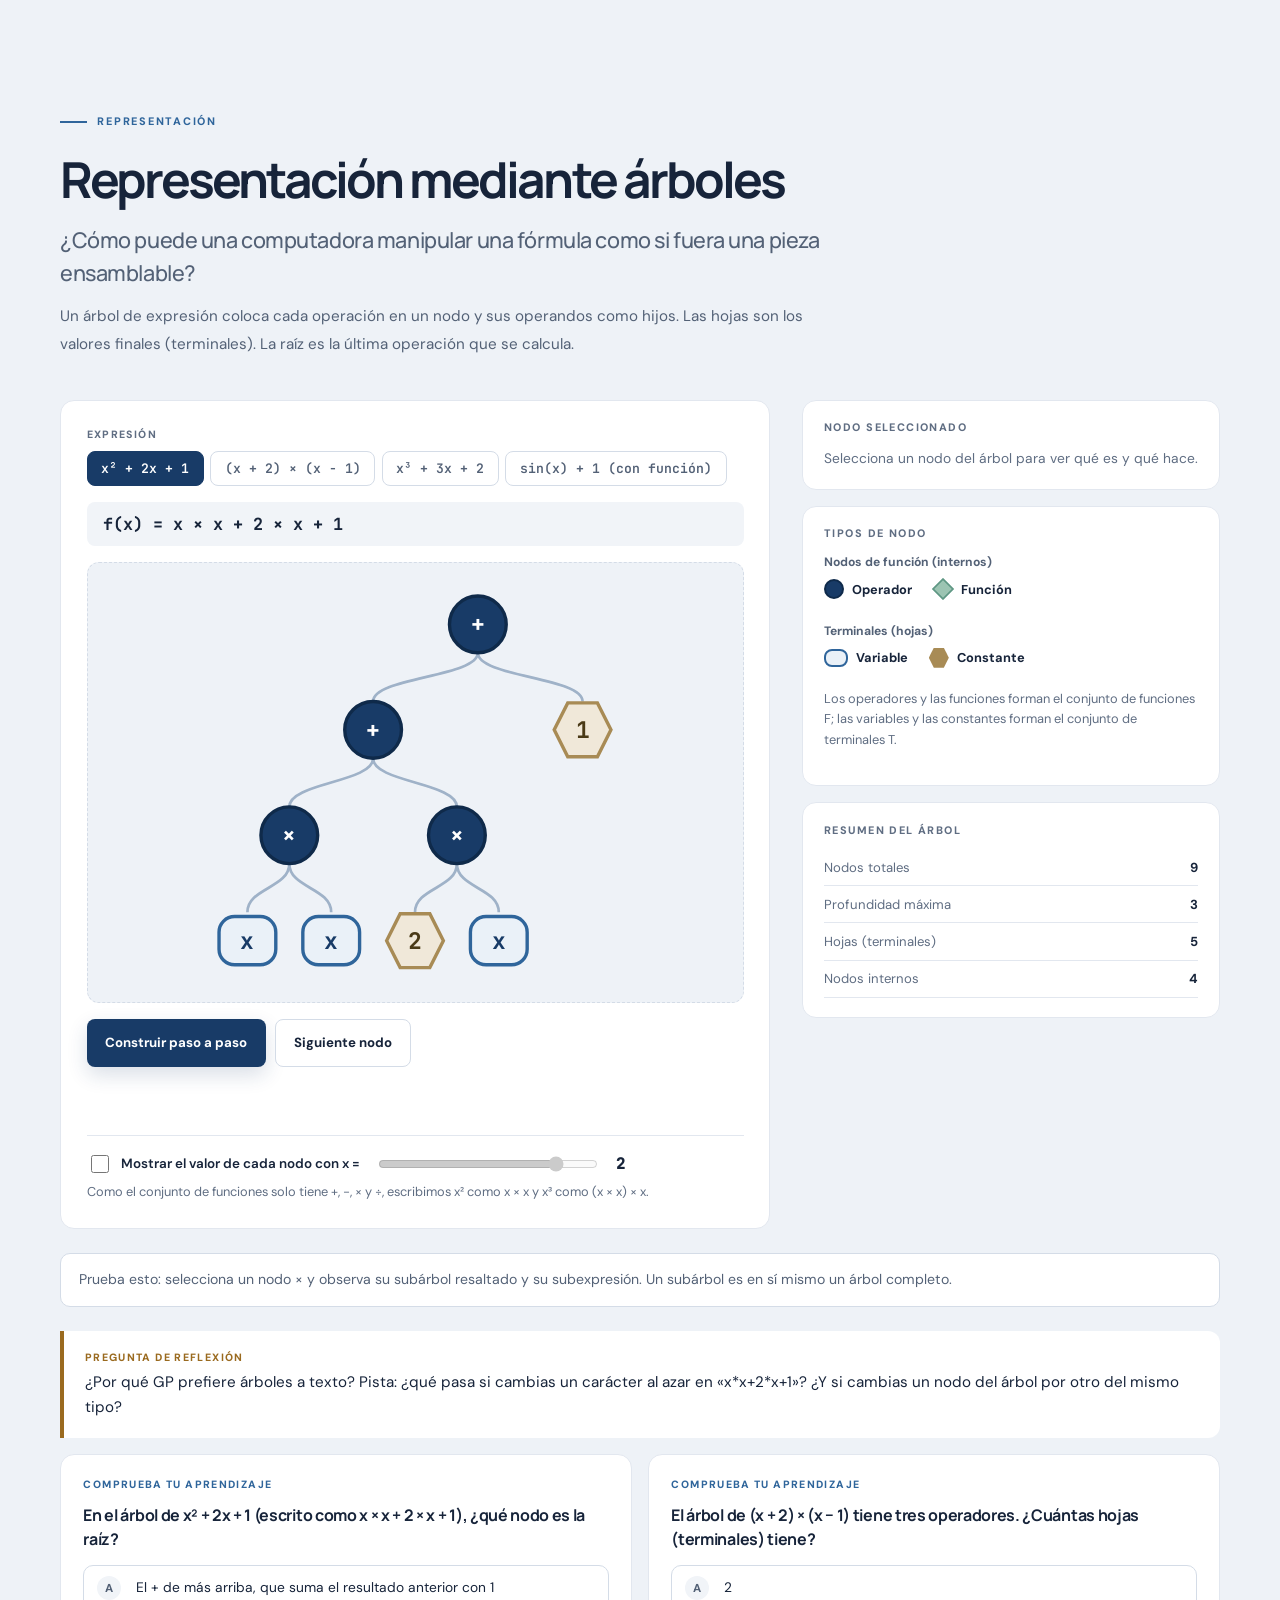
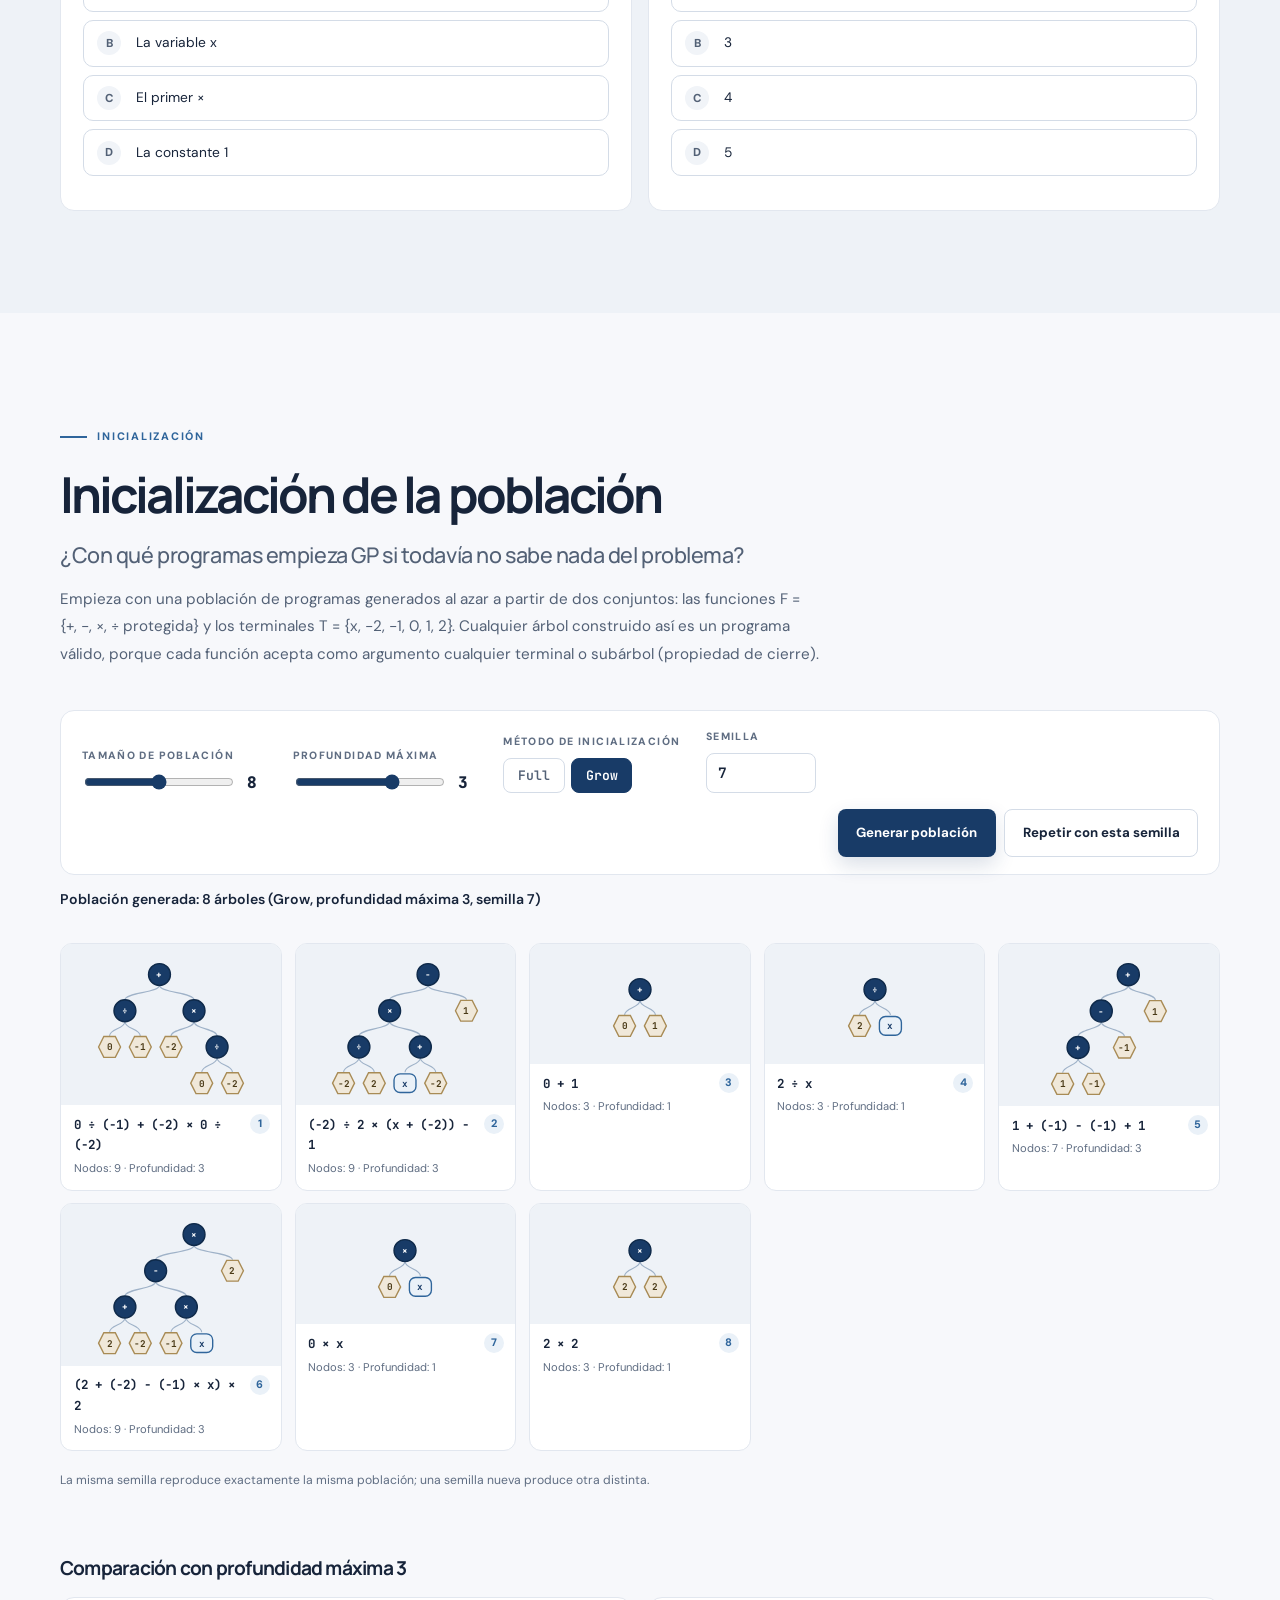
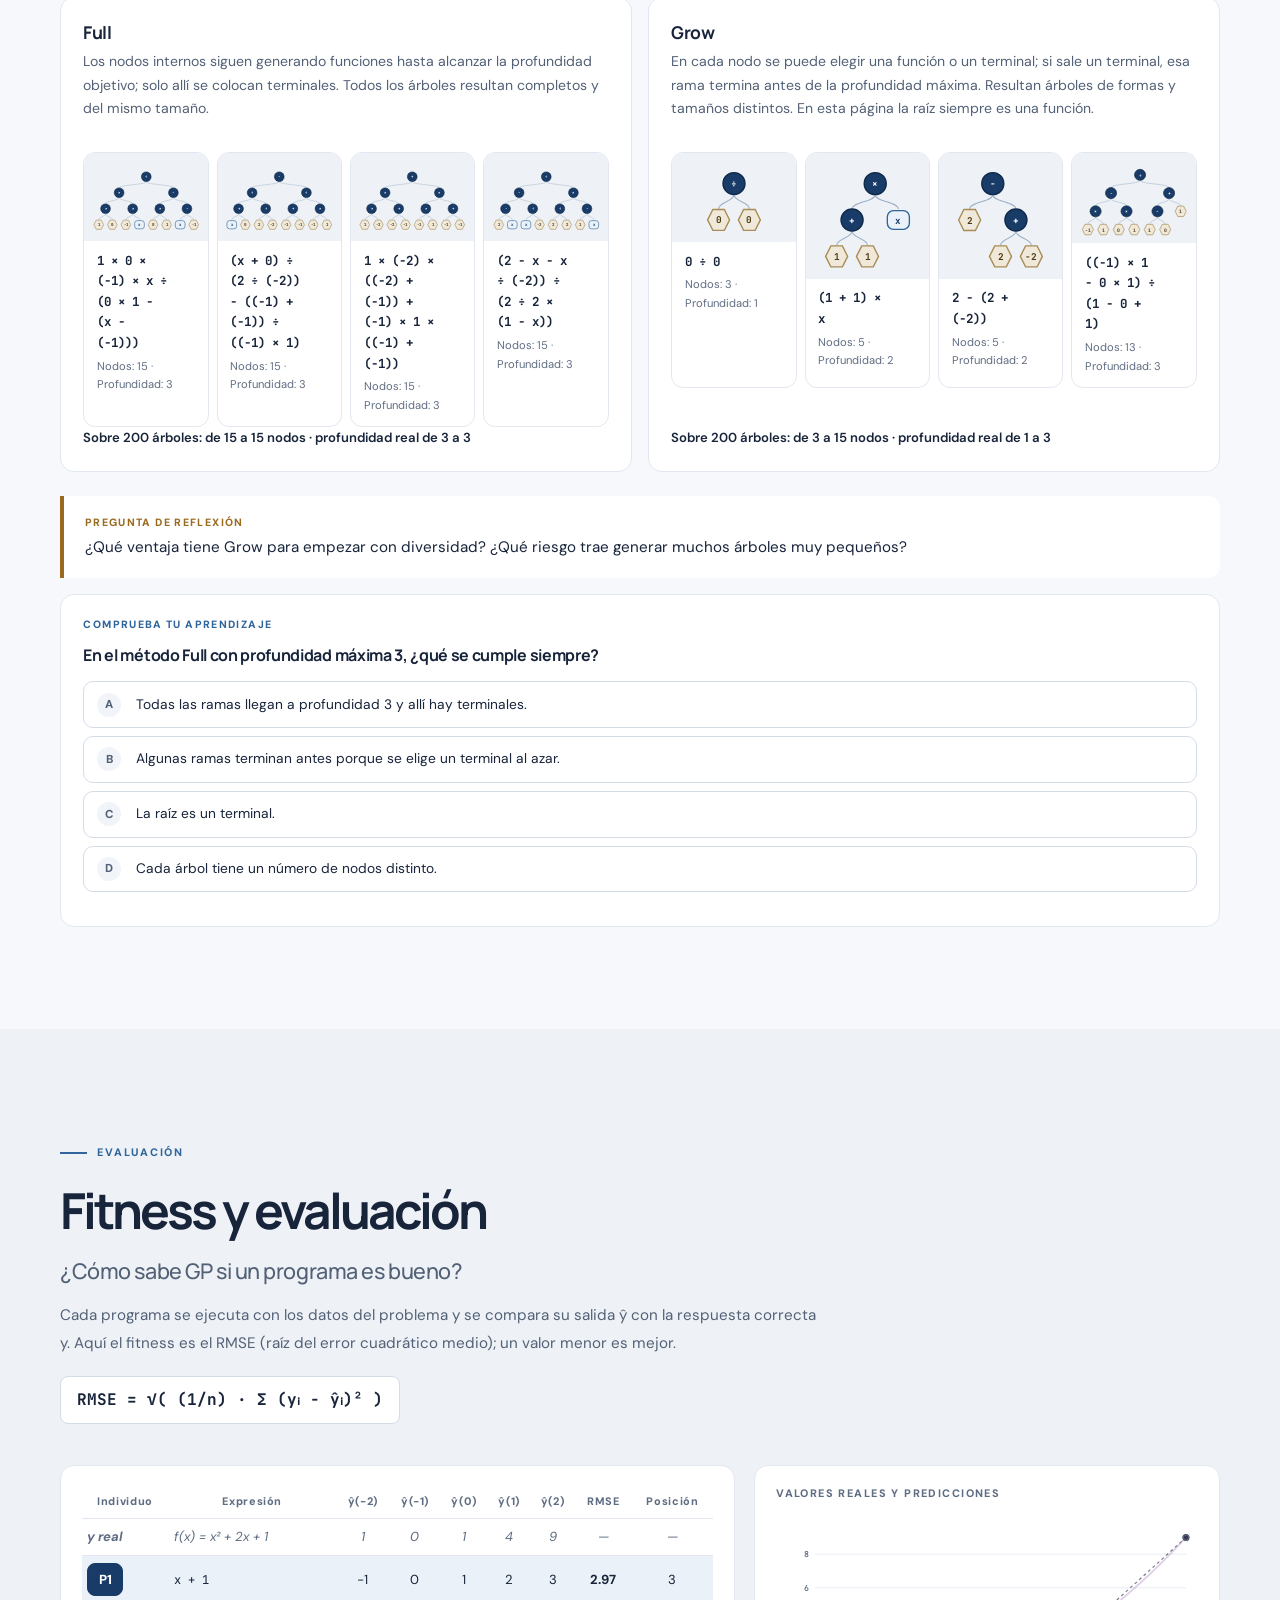
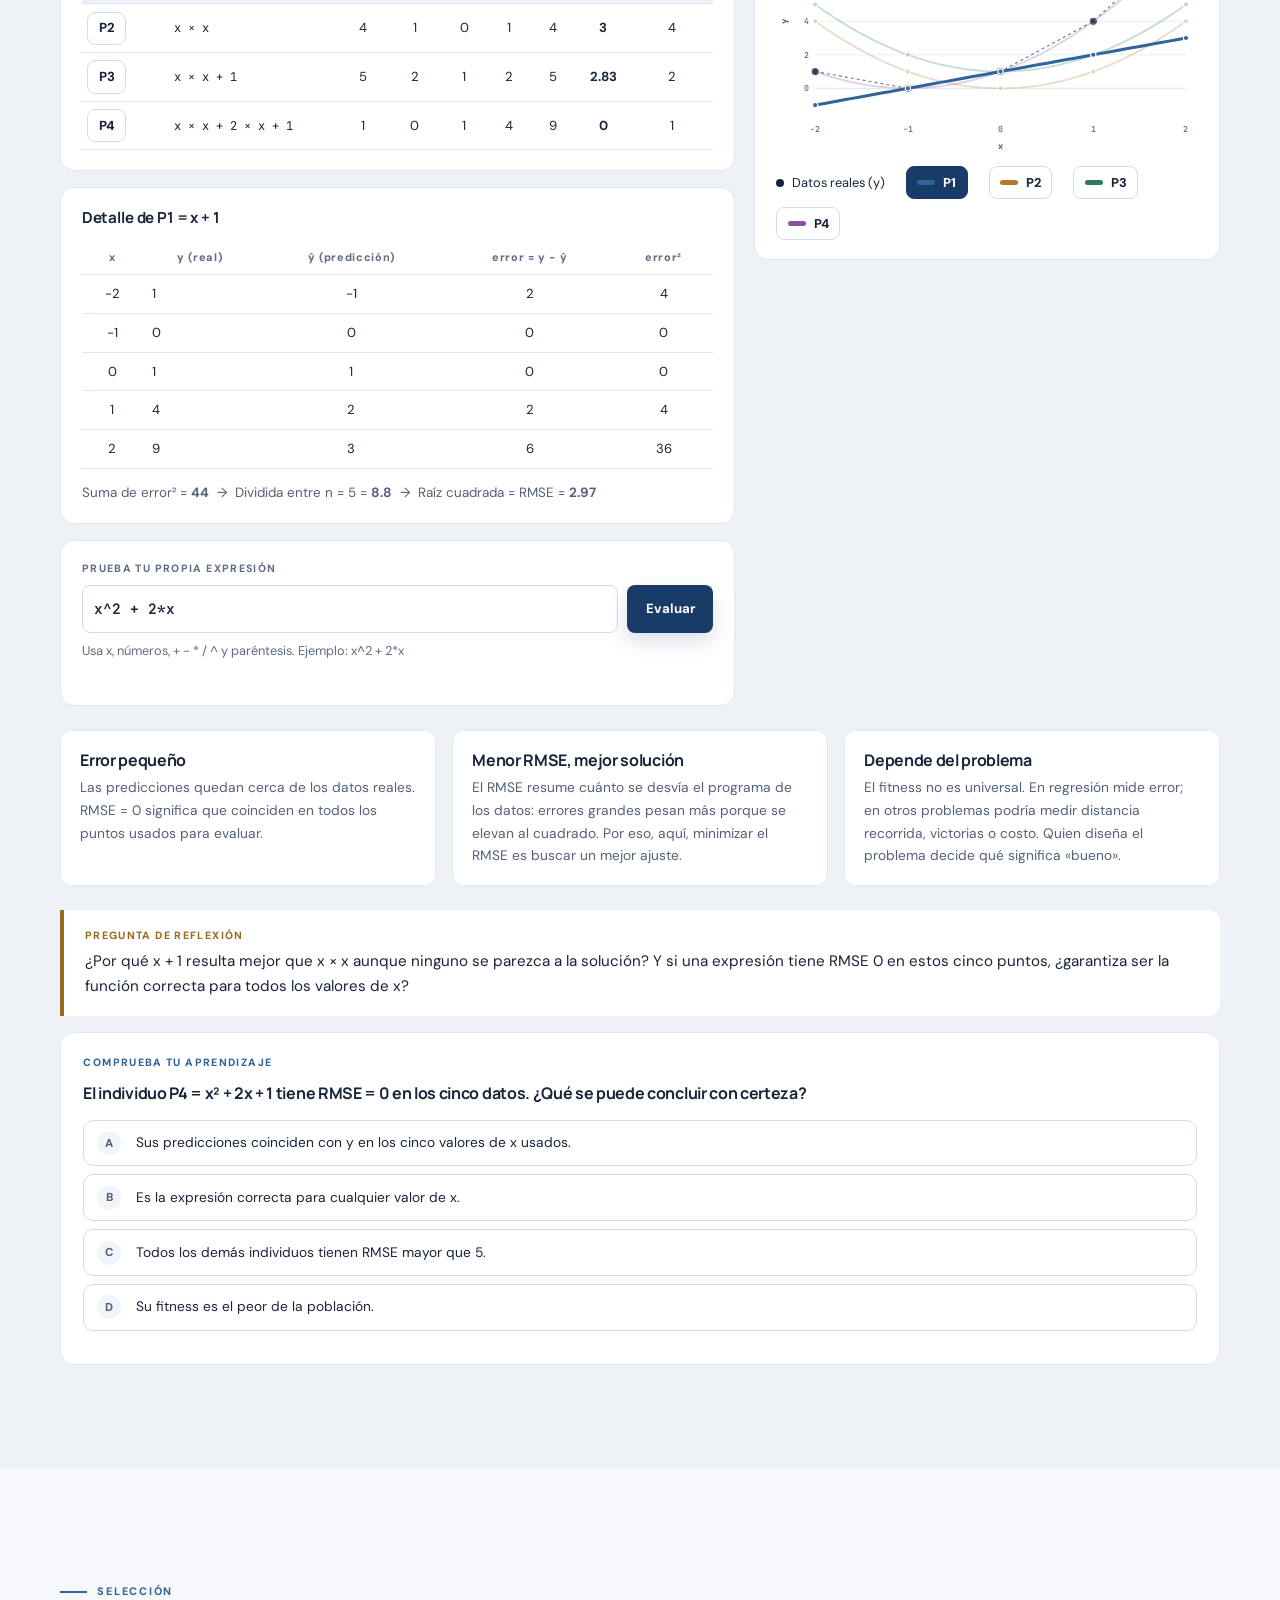
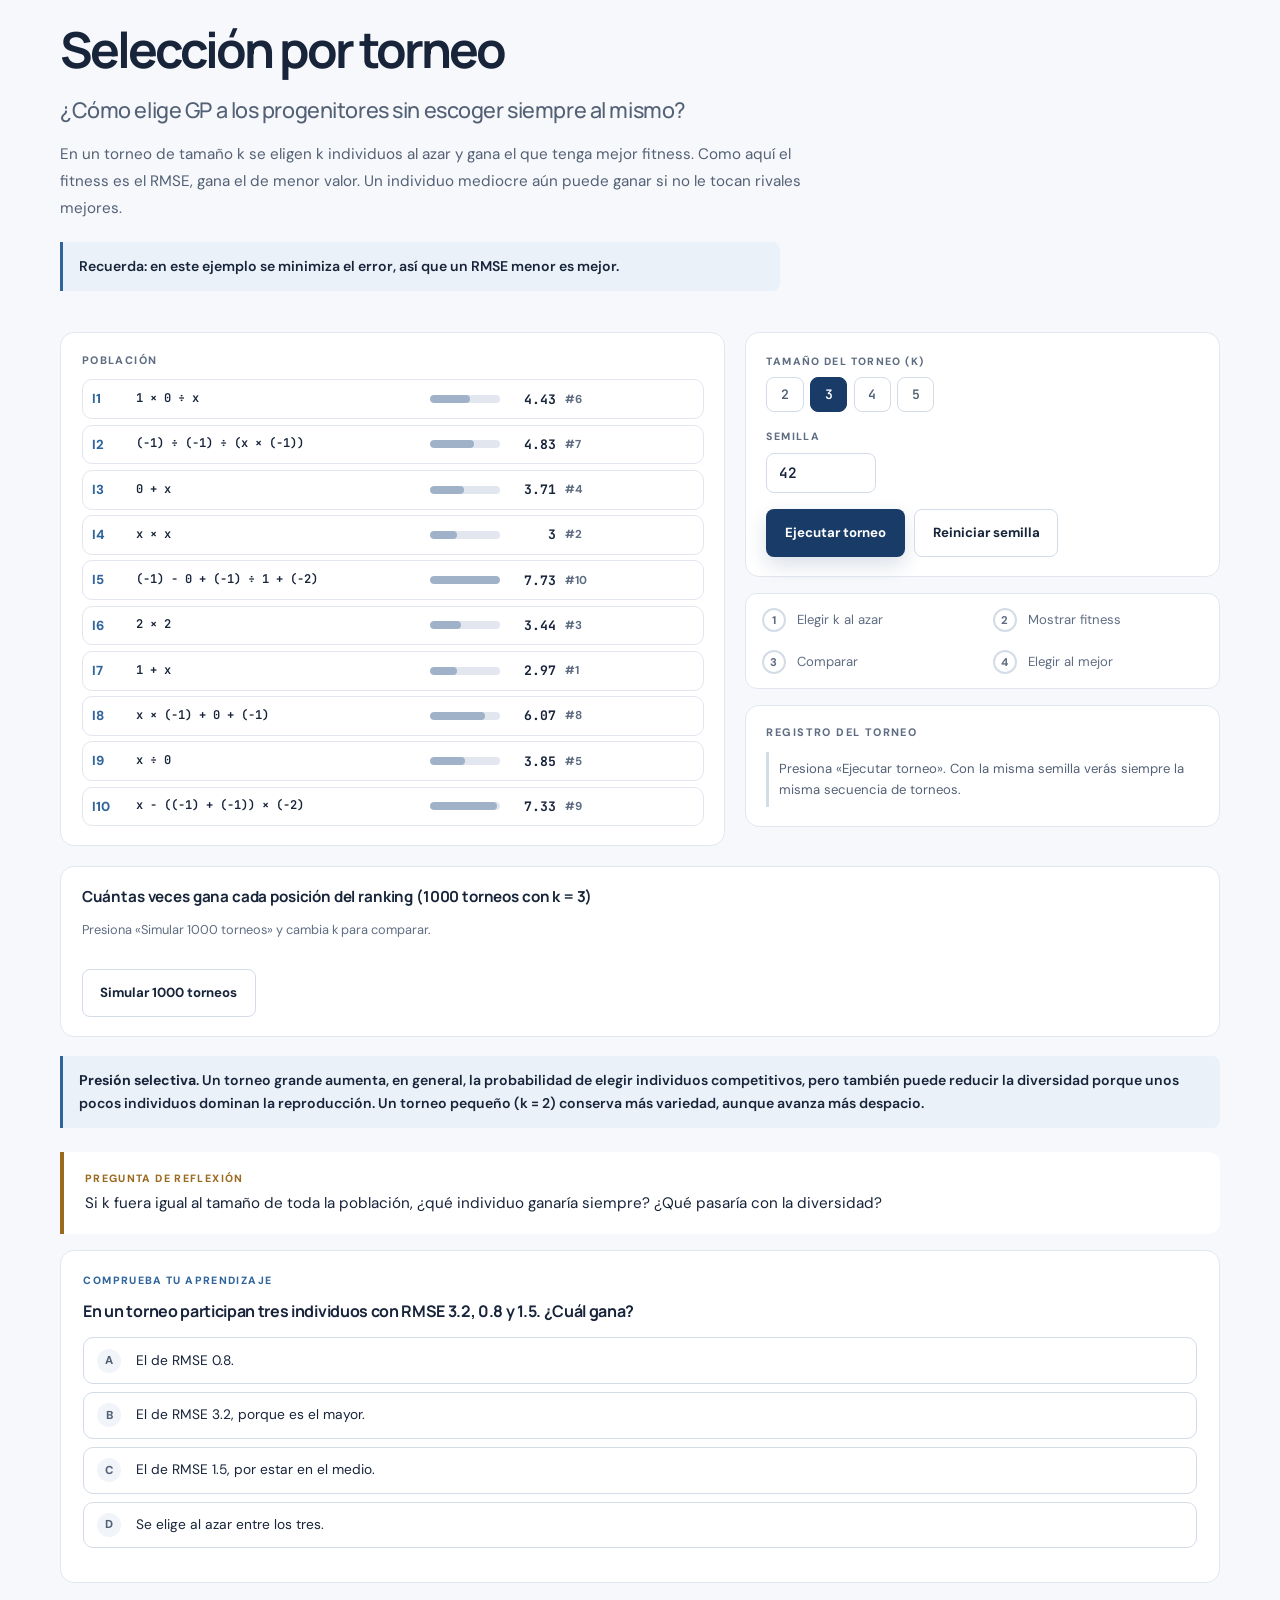
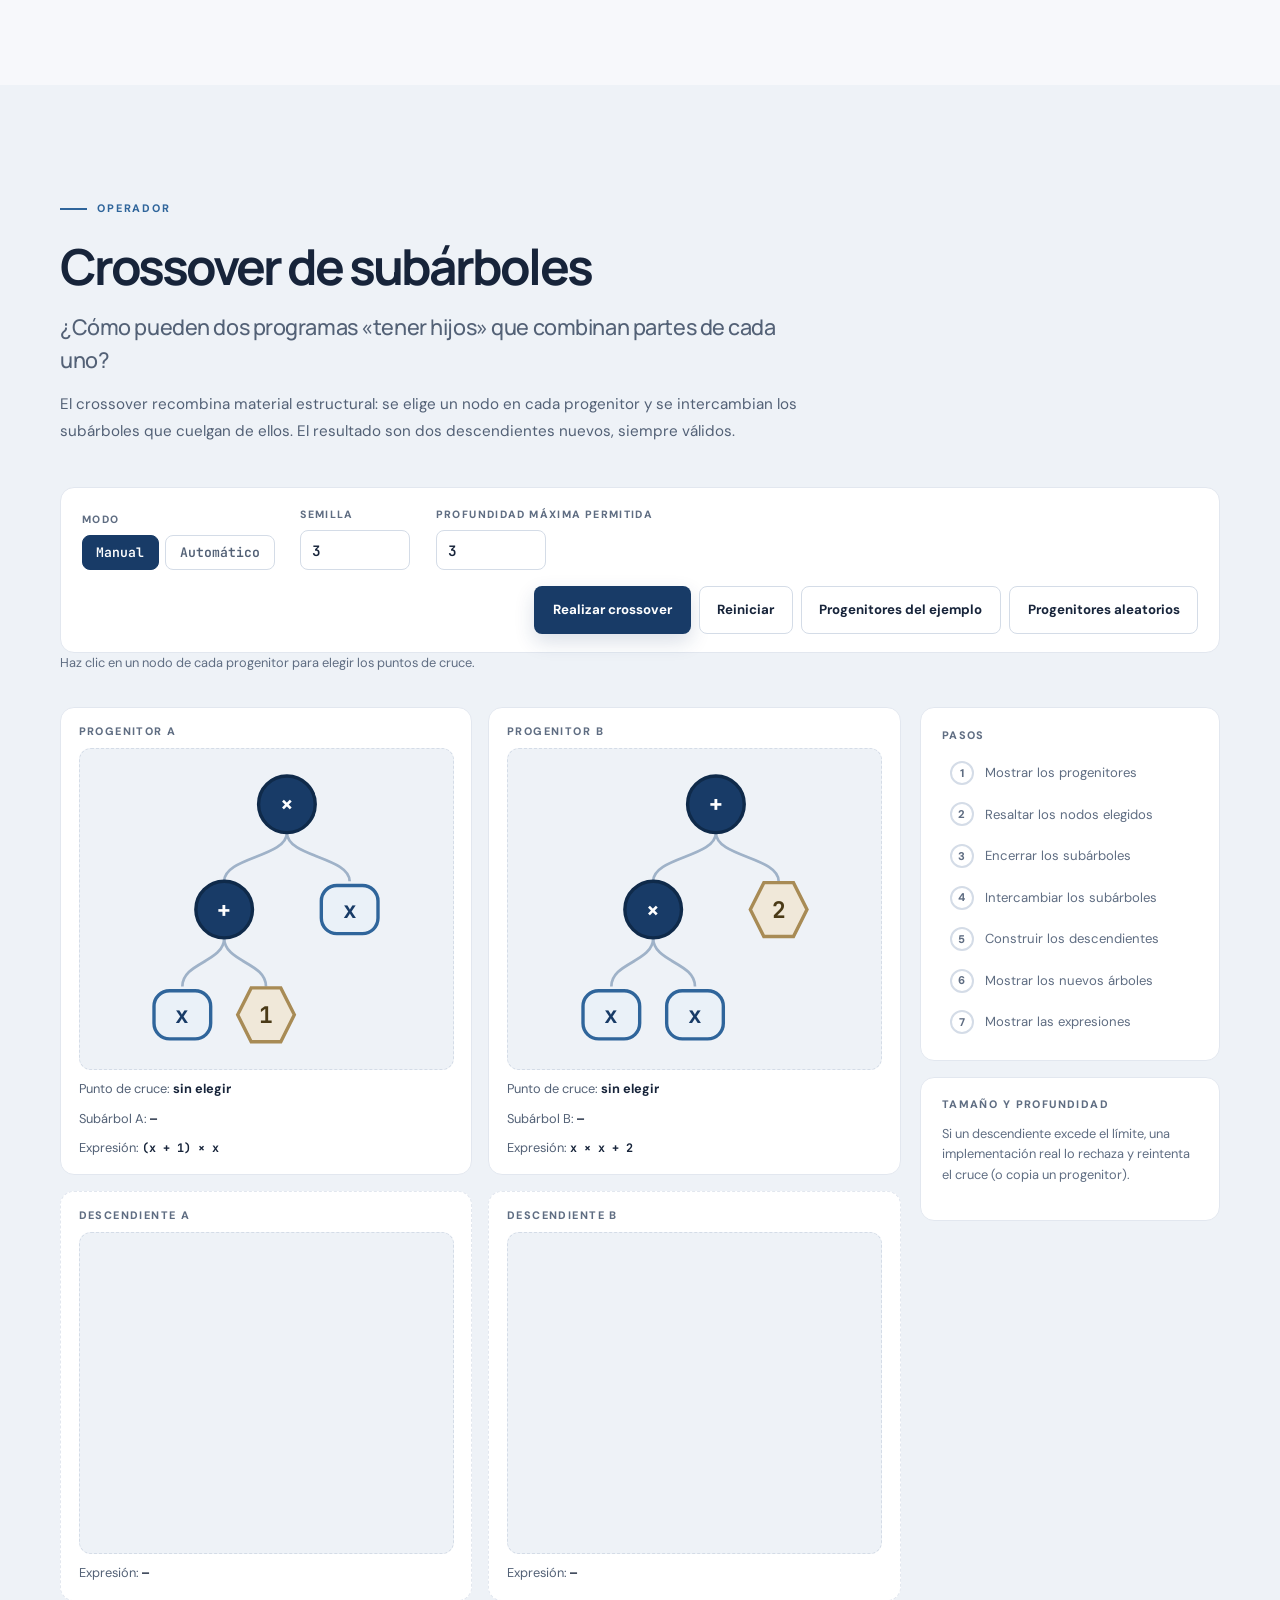
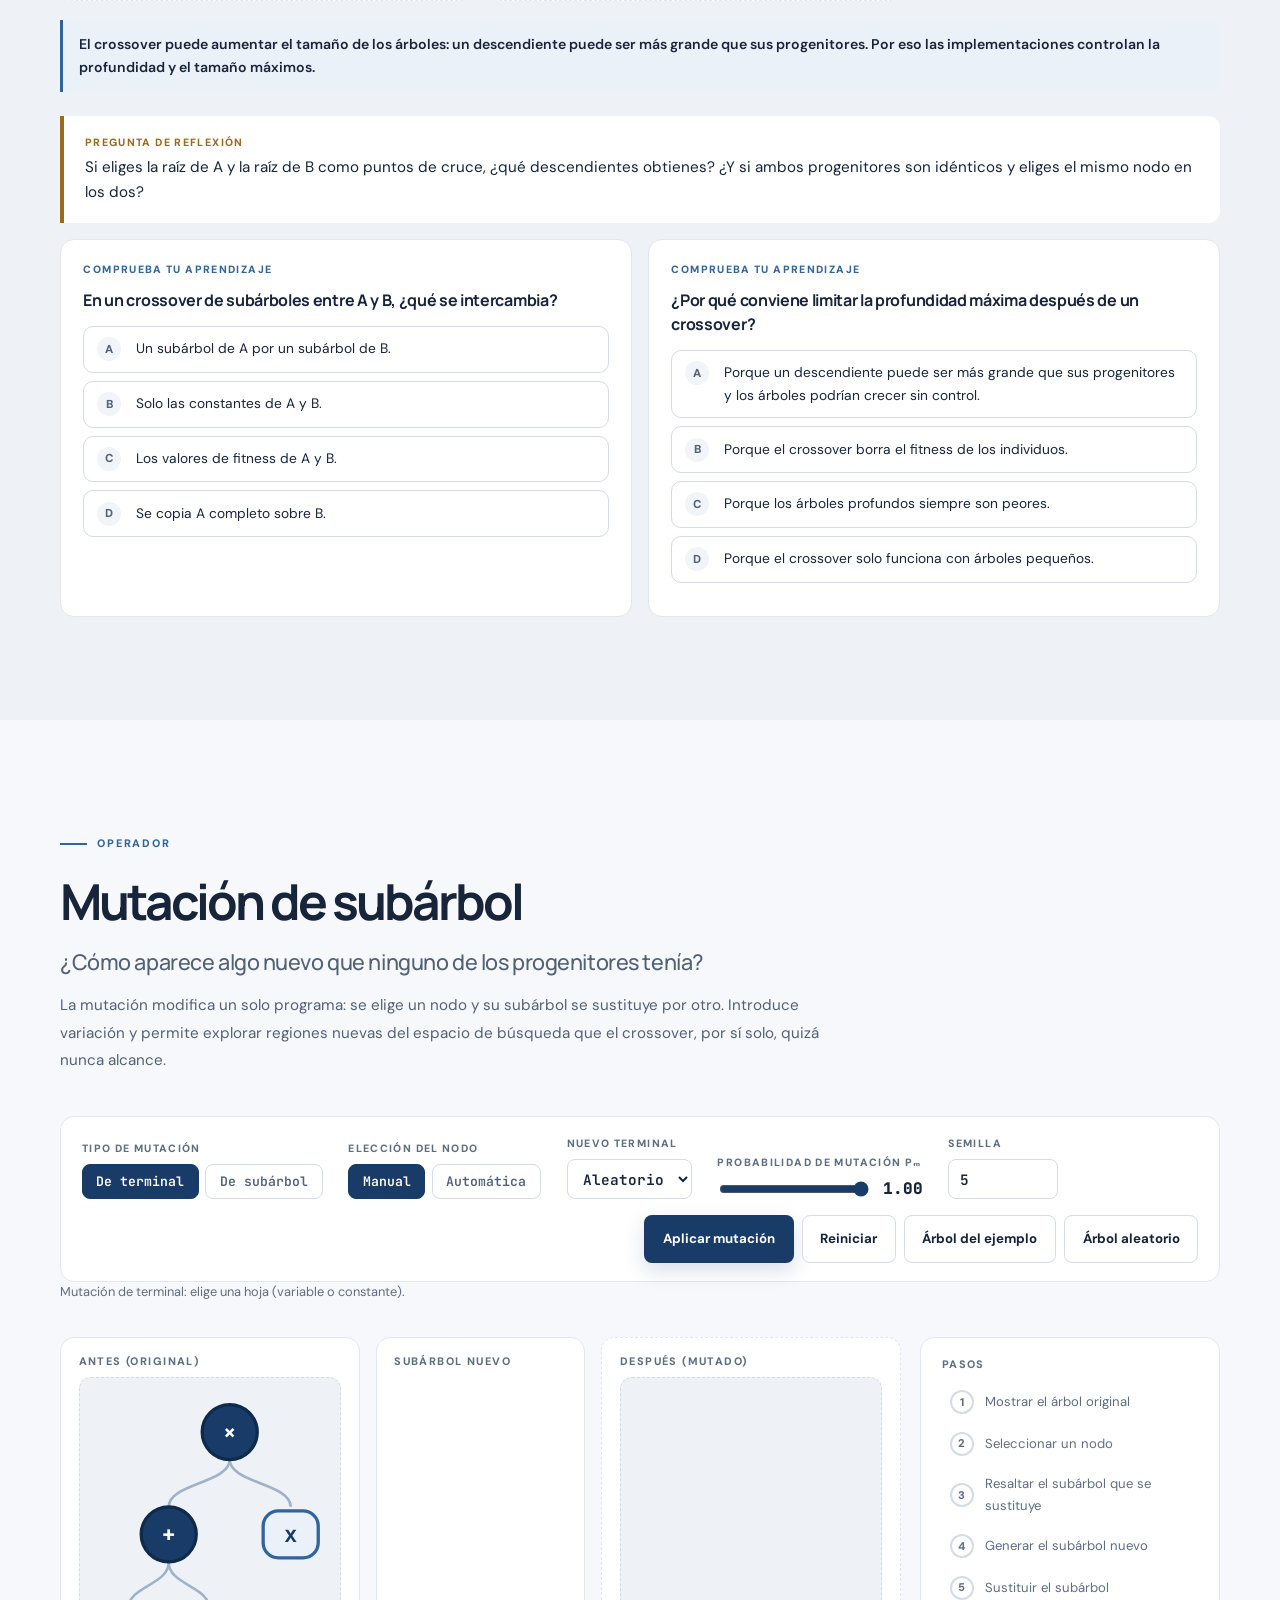
<file: gp-lab/index.html>
<!doctype html>
<html lang="es">
<head>
  <meta charset="utf-8">
  <meta name="viewport" content="width=device-width, initial-scale=1">
  <meta name="description" content="Laboratorio interactivo para aprender Genetic Programming: árboles de expresión, evolución de programas y ruta de estudio.">
  <meta name="theme-color" content="#f5f7fb">
  <link rel="icon" type="image/png" sizes="32x32" href="../favicon-32.png">
  <link rel="apple-touch-icon" href="../apple-touch-icon.png">
  <title>Laboratorio de Genetic Programming | José Manuel Muñoz Contreras</title>
  <script>
    /* Fija el tema antes del primer render para evitar parpadeo. */
    (function () {
      var t = null;
      try { t = localStorage.getItem('gp-theme'); } catch (e) {}
      if (t !== 'light' && t !== 'dark') t = window.matchMedia && window.matchMedia('(prefers-color-scheme: dark)').matches ? 'dark' : 'light';
      document.documentElement.setAttribute('data-theme', t);
    })();
  </script>
  <link rel="preconnect" href="https://fonts.googleapis.com">
  <link rel="preconnect" href="https://fonts.gstatic.com" crossorigin>
  <link href="https://fonts.googleapis.com/css2?family=DM+Sans:wght@400;500;600;700&family=JetBrains+Mono:wght@500;700&family=Manrope:wght@400;500;600;700;800&display=swap" rel="stylesheet">
  <link rel="stylesheet" href="assets/css/styles.css">
  <link rel="stylesheet" href="assets/css/components.css">
  <link rel="stylesheet" href="assets/css/lab.css">
  <link rel="stylesheet" href="assets/css/animations.css">
  <link rel="stylesheet" href="assets/css/responsive.css">
  <script src="assets/js/i18n.js" defer></script>
  <script src="assets/js/strings-lab.js" defer></script>
  <script src="assets/js/strings-sim.js" defer></script>
  <script src="assets/js/strings-apps.js" defer></script>
  <script src="assets/js/gp-core.js" defer></script>
  <script src="assets/js/progress.js" defer></script>
  <script src="assets/js/theme.js" defer></script>
  <script src="assets/js/tree-visualization.js" defer></script>
  <script src="assets/js/navigation.js" defer></script>
  <script src="assets/js/hero.js" defer></script>
  <script src="assets/js/roadmap.js" defer></script>
  <script src="assets/js/checks.js" defer></script>
  <script src="assets/js/fundamentals.js" defer></script>
  <script src="assets/js/representation.js" defer></script>
  <script src="assets/js/charts.js" defer></script>
  <script src="assets/js/lab-utils.js" defer></script>
  <script src="assets/js/population.js" defer></script>
  <script src="assets/js/fitness.js" defer></script>
  <script src="assets/js/selection.js" defer></script>
  <script src="assets/js/crossover.js" defer></script>
  <script src="assets/js/mutation.js" defer></script>
  <script src="assets/js/gp-simulator.js" defer></script>
  <script src="assets/js/simulator-ui.js" defer></script>
  <script src="assets/js/applications.js" defer></script>
  <script src="assets/js/bibliography.js" defer></script>
</head>
<body>
  <a class="skip-link" href="#main" data-i18n="skip">Saltar al contenido</a>

  <header class="site-header">
    <div class="nav-wrap">
      <a class="brand" href="../index.html" aria-label="José Manuel Muñoz Contreras">
        <img class="brand-mark" src="../logo-square.png" alt="" width="39" height="39">
        <span class="brand-name"><b>Dr. José Manuel Muñoz Contreras</b></span>
      </a>
      <button class="menu-toggle" type="button" aria-expanded="false" aria-controls="primary-nav" aria-label="Abrir menú">
        <span></span><span></span><span></span>
      </button>
      <nav id="primary-nav" class="primary-nav" aria-label="Navegación del laboratorio">
        <div class="nav-top">
          <a href="../index.html#research" class="nav-site"><span aria-hidden="true">←</span> <span data-i18n="nav.site">Sitio principal</span></a>
          <div class="nav-tools">
            <button id="theme-toggle" class="icon-toggle" type="button" aria-pressed="false" aria-label="Cambiar a tema oscuro">
              <svg class="icon-sun" viewBox="0 0 24 24" width="18" height="18" aria-hidden="true"><circle cx="12" cy="12" r="4" fill="none" stroke="currentColor" stroke-width="2"/><path d="M12 2v3M12 19v3M2 12h3M19 12h3M4.9 4.9l2.1 2.1M17 17l2.1 2.1M4.9 19.1L7 17M17 7l2.1-2.1" stroke="currentColor" stroke-width="2" stroke-linecap="round"/></svg>
              <svg class="icon-moon" viewBox="0 0 24 24" width="18" height="18" aria-hidden="true"><path d="M20 14.5A8 8 0 0 1 9.5 4a8 8 0 1 0 10.5 10.5z" fill="none" stroke="currentColor" stroke-width="2" stroke-linejoin="round"/></svg>
            </button>
            <button id="language-toggle" class="language-toggle" type="button" aria-label="Switch to English">EN</button>
          </div>
        </div>
        <div class="nav-links">
          <a href="#inicio" data-i18n="nav.home">Inicio</a>
          <a href="#ruta" data-i18n="nav.path">Ruta</a>
          <a href="#fundamentos" data-i18n="nav.basics">Fundamentos</a>
          <a href="#arboles" data-i18n="nav.trees">Árboles</a>
          <a href="#poblacion" data-i18n="nav.pop">Población</a>
          <a href="#fitness" data-i18n="nav.fit">Fitness</a>
          <a href="#seleccion" data-i18n="nav.sel">Selección</a>
          <a href="#crossover" data-i18n="nav.cro">Crossover</a>
          <a href="#mutacion" data-i18n="nav.mut">Mutación</a>
          <a href="#simulador" data-i18n="nav.sim">Simulador</a>
          <a href="#aplicaciones" data-i18n="nav.app">Aplicaciones</a>
          <a href="#bibliografia" data-i18n="nav.bib">Bibliografía</a>
        </div>
      </nav>
    </div>
  </header>

  <main id="main">
    <!-- HERO -->
    <section id="inicio" class="hero section-shell" aria-labelledby="hero-title">
      <div class="hero-copy">
        <p class="eyebrow"><span class="eyebrow-line"></span><span data-i18n="hero.eyebrow">Laboratorio de aprendizaje</span></p>
        <h1 id="hero-title" data-i18n="hero.title">Genetic Programming</h1>
        <p class="hero-sub" data-i18n="hero.sub">Cómo evolucionan los programas para resolver problemas</p>
        <p class="hero-lead" data-i18n="hero.lead">Aprende cómo una computadora puede generar, evaluar, combinar y modificar programas para encontrar soluciones a problemas sin que tengamos que especificar previamente la estructura de la solución.</p>
        <div class="hero-actions">
          <a class="button button-primary" href="#fundamentos"><span data-i18n="hero.cta1">Comenzar aprendizaje</span><span aria-hidden="true">↗</span></a>
          <a class="button button-secondary" href="#arboles" data-i18n="hero.cta2">Explorar cómo funciona GP</a>
          <a class="button button-secondary" href="#ruta" data-i18n="hero.cta3">Consultar ruta de estudio</a>
        </div>
      </div>

      <div class="scene-card">
        <svg id="hero-scene" class="scene-svg" viewBox="0 0 600 340" preserveAspectRatio="xMidYMid meet"></svg>
        <div class="scene-caption">
          <p class="scene-step" id="hero-step"></p>
          <h2 class="scene-title" id="hero-stage-title"></h2>
          <p class="scene-text" id="hero-stage-text"></p>
        </div>
        <div class="scene-controls">
          <button id="hero-prev" class="ctl" type="button" aria-label="Paso anterior"><span aria-hidden="true">◀</span></button>
          <button id="hero-play" class="ctl" type="button" aria-pressed="false" aria-label="Pausar"><span class="ctl-icon" aria-hidden="true">❚❚</span></button>
          <button id="hero-next" class="ctl" type="button" aria-label="Paso siguiente"><span aria-hidden="true">▶</span></button>
          <div id="hero-dots" class="hero-dots"></div>
        </div>
        <p class="scene-note" data-i18n="hero.note">Animación conceptual.</p>
      </div>
    </section>

    <!-- RUTA -->
    <section id="ruta" class="content-section section-shell tinted-section">
      <div class="section-heading">
        <p class="eyebrow"><span class="eyebrow-line"></span><span data-i18n="path.eyebrow">Ruta de aprendizaje</span></p>
        <h2 data-i18n="path.title">Cinco semanas para comprender GP</h2>
        <p class="section-intro" data-i18n="path.intro"></p>
      </div>
      <div id="roadmap" class="roadmap">
        <div class="path-meter-row">
          <div class="path-meter" role="progressbar" aria-valuemin="0" aria-valuemax="5" aria-valuenow="0" aria-labelledby="path-meter-text"><div class="path-meter-fill"></div></div>
          <p id="path-meter-text" class="path-meter-text"></p>
          <button type="button" class="text-btn path-reset" data-i18n="path.reset">Reiniciar progreso</button>
        </div>
        <ol class="timeline" data-i18n-aria="path.timelineAria" aria-label="Semanas de la ruta de aprendizaje"></ol>
        <article class="wk-panel" aria-labelledby="wk-title"></article>
        <p class="section-footnote" data-i18n="path.saved">Tu progreso se guarda únicamente en este navegador.</p>
      </div>
    </section>

    <!-- FUNDAMENTOS -->
    <section id="fundamentos" class="content-section section-shell">
      <div class="section-heading">
        <p class="eyebrow"><span class="eyebrow-line"></span><span data-i18n="basics.eyebrow">Fundamentos</span></p>
        <h2 data-i18n="basics.title">¿Qué es Genetic Programming?</h2>
        <p class="lead-question" data-i18n="basics.question"></p>
      </div>

      <div class="def-grid">
        <div class="def-card">
          <p class="def-text" data-i18n="basics.def"></p>
          <p class="def-aside" data-i18n="basics.treeNote"></p>
          <p class="def-aside thread" data-i18n="basics.thread"></p>
        </div>
        <div class="cycle-card">
          <h3 data-i18n="cycle.title">El ciclo evolutivo</h3>
          <p class="hint" data-i18n="cycle.hint"></p>
          <svg id="cycle-svg" class="cycle-svg" viewBox="0 0 560 350" role="group" aria-label="Etapas del ciclo evolutivo" data-i18n-aria="cycle.aria"></svg>
          <div id="cycle-info" class="cycle-info" aria-live="polite"></div>
        </div>
      </div>

      <div class="block">
        <h3 data-i18n="basics.termsTitle">Vocabulario esencial</h3>
        <p class="hint" data-i18n="basics.termsHint"></p>
        <div id="term-tabs" class="term-tabs" role="tablist" aria-label="Términos de GP" data-i18n-aria="basics.termsAria"></div>
        <div id="term-panel" class="term-panel" role="tabpanel"></div>
      </div>

      <div class="block">
        <h3 data-i18n="cmp.title">GA frente a GP</h3>
        <div class="compare">
          <article class="cmp-card">
            <h4 data-i18n="cmp.ga.t"></h4>
            <p data-i18n="cmp.ga.d"></p>
            <div class="cmp-visual"><div id="ga-vector" class="gene-row"></div></div>
            <p class="cmp-ex" data-i18n="cmp.ga.e"></p>
          </article>
          <article class="cmp-card">
            <h4 data-i18n="cmp.gp.t"></h4>
            <p data-i18n="cmp.gp.d"></p>
            <div class="cmp-visual"><svg id="gp-tree" class="cmp-tree" role="img" aria-label="x × x + 2 × x + 1"></svg></div>
            <p class="cmp-ex" data-i18n="cmp.gp.e"></p>
          </article>
        </div>
        <p class="section-footnote" data-i18n="cmp.note"></p>
      </div>

      <div class="reflect"><p class="reflect-label" data-i18n="reflect.label">Pregunta de reflexión</p><p data-i18n="basics.reflect"></p></div>
      <div class="check" data-check="basics" data-correct="0"></div>
    </section>

    <!-- ÁRBOLES -->
    <section id="arboles" class="content-section section-shell tinted-section">
      <div class="section-heading">
        <p class="eyebrow"><span class="eyebrow-line"></span><span data-i18n="trees.eyebrow">Representación</span></p>
        <h2 data-i18n="trees.title">Representación mediante árboles</h2>
        <p class="lead-question" data-i18n="trees.question"></p>
        <p class="section-intro wide" data-i18n="trees.explain"></p>
      </div>

      <div class="lab">
        <div class="lab-main">
          <div class="lab-bar">
            <div class="field">
              <span class="field-label" id="expr-label" data-i18n="trees.exprLabel">Expresión</span>
              <div id="tree-expr-group" class="seg-group" role="radiogroup" aria-labelledby="expr-label"></div>
            </div>
          </div>

          <p id="tree-expr-out" class="expr-out" aria-live="polite"></p>

          <div class="tree-stage">
            <svg id="tree-svg" class="tree-svg" role="group" aria-label="Árbol de expresión interactivo" data-i18n-aria="trees.svgLabel"></svg>
          </div>

          <div class="build-bar">
            <button id="tb-build" class="button button-primary" type="button" data-i18n="trees.build">Construir paso a paso</button>
            <button id="tb-play" class="button button-secondary" type="button" hidden aria-pressed="false"></button>
            <button id="tb-next" class="button button-secondary" type="button" data-i18n="trees.next">Siguiente nodo</button>
            <button id="tb-full" class="button button-secondary" type="button" hidden data-i18n="trees.reset">Mostrar árbol completo</button>
          </div>
          <p id="tb-caption" class="caption" aria-live="polite"></p>

          <div class="values-bar">
            <label class="switch"><input id="tv-toggle" type="checkbox"><span data-i18n="trees.showValues">Mostrar el valor de cada nodo con x =</span></label>
            <input id="tv-x" type="range" min="-3" max="3" step="1" value="2" aria-labelledby="tv-xval-label">
            <output id="tv-xval" class="xval" for="tv-x">2</output><span id="tv-xval-label" class="visually-hidden">x</span>
          </div>
          <p id="tv-hint" class="hint" data-i18n="trees.valuesHint" hidden></p>
          <p id="tree-note" class="hint note"></p>
        </div>

        <aside class="lab-side">
          <section class="side-card" aria-labelledby="panel-title">
            <h3 id="panel-title" data-i18n="trees.panelTitle">Nodo seleccionado</h3>
            <div id="node-panel" class="node-panel" aria-live="polite"></div>
          </section>
          <section class="side-card" aria-labelledby="legend-title">
            <h3 id="legend-title" data-i18n="trees.legend">Tipos de nodo</h3>
            <p class="legend-group" data-i18n="trees.legendFn">Nodos de función (internos)</p>
            <ul class="legend">
              <li><span class="kind-chip kind-op"><i aria-hidden="true"></i><span data-i18n="trees.kind.op">Operador</span></span></li>
              <li><span class="kind-chip kind-fn"><i aria-hidden="true"></i><span data-i18n="trees.kind.fn">Función</span></span></li>
            </ul>
            <p class="legend-group" data-i18n="trees.legendTerm">Terminales (hojas)</p>
            <ul class="legend">
              <li><span class="kind-chip kind-var"><i aria-hidden="true"></i><span data-i18n="trees.kind.var">Variable</span></span></li>
              <li><span class="kind-chip kind-const"><i aria-hidden="true"></i><span data-i18n="trees.kind.const">Constante</span></span></li>
            </ul>
            <p class="hint" data-i18n="trees.sets"></p>
          </section>
          <section class="side-card" aria-labelledby="stats-title">
            <h3 id="stats-title" data-i18n="trees.stats">Resumen del árbol</h3>
            <dl id="tree-stats" class="stats"></dl>
          </section>
        </aside>
      </div>

      <p class="try" data-i18n="trees.try"></p>
      <div class="reflect"><p class="reflect-label" data-i18n="reflect.label">Pregunta de reflexión</p><p data-i18n="trees.reflect"></p></div>
      <div class="checks-row">
        <div class="check" data-check="root" data-correct="0"></div>
        <div class="check" data-check="leaves" data-correct="2"></div>
      </div>
    </section>

    <!-- POBLACIÓN -->
    <section id="poblacion" class="content-section section-shell">
      <div class="section-heading">
        <p class="eyebrow"><span class="eyebrow-line"></span><span data-i18n="pop.eyebrow">Inicialización</span></p>
        <h2 data-i18n="pop.title">Inicialización de la población</h2>
        <p class="lead-question" data-i18n="pop.question"></p>
        <p class="section-intro wide" data-i18n="pop.explain"></p>
      </div>
      <div class="panel-card">
        <div class="controls">
          <div class="field"><label class="field-label" for="pop-size" data-i18n="pop.size">Tamaño de población</label>
            <div class="range-row"><input id="pop-size" type="range" min="6" max="10" step="1" value="8"><output id="pop-size-out" for="pop-size" class="xval">8</output></div></div>
          <div class="field"><label class="field-label" for="pop-depth" data-i18n="pop.depth">Profundidad máxima</label>
            <div class="range-row"><input id="pop-depth" type="range" min="1" max="4" step="1" value="3"><output id="pop-depth-out" for="pop-depth" class="xval">3</output></div></div>
          <div class="field"><span class="field-label" id="pop-method-label" data-i18n="pop.method">Método de inicialización</span>
            <div id="pop-method" class="seg-group" role="radiogroup" aria-labelledby="pop-method-label"></div></div>
          <div class="field"><label class="field-label" for="pop-seed" data-i18n="lab.seed">Semilla</label>
            <input id="pop-seed" class="num-input" type="number" min="1" max="999999" value="7"></div>
          <div class="field btns">
            <button id="pop-gen" class="button button-primary" type="button" data-i18n="pop.generate">Generar población</button>
            <button id="pop-replay" class="button button-secondary" type="button" data-i18n="pop.replay">Repetir con esta semilla</button>
          </div>
        </div>
      </div>
      <p id="pop-out" class="caption" aria-live="polite"></p>
      <div id="pop-grid" class="tree-grid"></div>
      <p class="section-footnote" data-i18n="pop.note"></p>

      <div class="block">
        <h3 id="pop-compare-title"></h3>
        <div class="compare">
          <article class="cmp-card"><h4 data-i18n="pop.fullTitle">Full</h4><p data-i18n="pop.fullText"></p>
            <div id="cmp-full" class="tree-grid small"></div><p id="cmp-full-stats" class="cmp-ex"></p></article>
          <article class="cmp-card"><h4 data-i18n="pop.growTitle">Grow</h4><p data-i18n="pop.growText"></p>
            <div id="cmp-grow" class="tree-grid small"></div><p id="cmp-grow-stats" class="cmp-ex"></p></article>
        </div>
      </div>
      <div class="reflect"><p class="reflect-label" data-i18n="reflect.label">Pregunta de reflexión</p><p data-i18n="pop.reflect"></p></div>
      <div class="check" data-check="full" data-correct="0"></div>
    </section>

    <!-- FITNESS -->
    <section id="fitness" class="content-section section-shell tinted-section">
      <div class="section-heading">
        <p class="eyebrow"><span class="eyebrow-line"></span><span data-i18n="fit.eyebrow">Evaluación</span></p>
        <h2 data-i18n="fit.title">Fitness y evaluación</h2>
        <p class="lead-question" data-i18n="fit.question"></p>
        <p class="section-intro wide" data-i18n="fit.explain"></p>
        <p class="formula-line"><code class="formula">RMSE = √( (1/n) · Σ (yᵢ − ŷᵢ)² )</code></p>
      </div>
      <div class="fit-layout">
        <div class="fit-left">
          <div class="side-card">
            <div class="table-wrap"><table id="eval-table" class="eval-table compact" aria-label="Evaluación de los individuos" data-i18n-aria="fit.tableLabel"></table></div>
          </div>
          <section class="side-card" aria-labelledby="fit-detail-title">
            <h3 id="fit-detail-title" class="detail-title"></h3>
            <div class="table-wrap"><table id="detail-table" class="eval-table"></table></div>
            <p id="fit-detail-sum" class="sum-line"></p>
          </section>
          <form id="fit-form" class="side-card try-form" novalidate>
            <label class="field-label" for="fit-input" data-i18n="fit.try.label">Prueba tu propia expresión</label>
            <div class="try-row"><input id="fit-input" class="text-input" type="text" value="x^2 + 2*x" autocomplete="off" spellcheck="false" aria-describedby="fit-hint fit-msg">
              <button class="button button-primary" type="submit" data-i18n="fit.try.btn">Evaluar</button></div>
            <p id="fit-hint" class="hint" data-i18n="fit.try.hint"></p>
            <p id="fit-msg" class="form-msg" role="alert"></p>
          </form>
        </div>
        <div class="fit-right">
          <section class="side-card" aria-labelledby="fit-chart-title">
            <h3 id="fit-chart-title" data-i18n="fit.chart.title">Valores reales y predicciones</h3>
            <svg id="fit-chart" class="chart-svg" role="img" aria-label="Gráfica de valores reales y predicciones" data-i18n-aria="fit.chart.aria"></svg>
            <ul id="fit-legend" class="legend chart-legend"></ul>
          </section>
        </div>
      </div>
      <div class="three-cards">
        <article class="mini-card"><h4 data-i18n="fit.e1.t"></h4><p data-i18n="fit.e1.d"></p></article>
        <article class="mini-card"><h4 data-i18n="fit.e2.t"></h4><p data-i18n="fit.e2.d"></p></article>
        <article class="mini-card"><h4 data-i18n="fit.e3.t"></h4><p data-i18n="fit.e3.d"></p></article>
      </div>
      <div class="reflect"><p class="reflect-label" data-i18n="reflect.label">Pregunta de reflexión</p><p data-i18n="fit.reflect"></p></div>
      <div class="check" data-check="fitness" data-correct="0"></div>
    </section>

    <!-- SELECCIÓN -->
    <section id="seleccion" class="content-section section-shell">
      <div class="section-heading">
        <p class="eyebrow"><span class="eyebrow-line"></span><span data-i18n="sel.eyebrow">Selección</span></p>
        <h2 data-i18n="sel.title">Selección por torneo</h2>
        <p class="lead-question" data-i18n="sel.question"></p>
        <p class="section-intro wide" data-i18n="sel.explain"></p>
        <p class="def-aside thread min-note" data-i18n="sel.minNote"></p>
      </div>
      <div class="sel-layout">
        <section class="side-card" aria-labelledby="sel-pop-title">
          <h3 id="sel-pop-title" data-i18n="sel.popTitle">Población</h3>
          <ul id="sel-list" class="sel-list"></ul>
        </section>
        <div class="sel-right">
          <div class="side-card">
            <div class="controls stack">
              <div class="field"><span class="field-label" id="sel-k-label" data-i18n="sel.k">Tamaño del torneo (k)</span>
                <div id="sel-k" class="seg-group" role="radiogroup" aria-labelledby="sel-k-label"></div></div>
              <div class="field"><label class="field-label" for="sel-seed" data-i18n="lab.seed">Semilla</label>
                <input id="sel-seed" class="num-input" type="number" min="1" max="999999" value="42"></div>
            </div>
            <div class="build-bar">
              <button id="sel-run" class="button button-primary" type="button" data-i18n="sel.run">Ejecutar torneo</button>
              <button id="sel-reset" class="button button-secondary" type="button" data-i18n="sel.resetSeed">Reiniciar semilla</button>
            </div>
          </div>
          <ol id="sel-phases" class="steps phases" aria-label="Fases del torneo"></ol>
          <section class="side-card" aria-labelledby="sel-log-title">
            <h3 id="sel-log-title" data-i18n="sel.logTitle">Registro del torneo</h3>
            <ol id="sel-log" class="log" aria-live="polite"></ol>
          </section>
        </div>
      </div>
      <section class="side-card sim-card" aria-labelledby="sel-sim-title">
        <h3 id="sel-sim-title"></h3>
        <div id="sel-sim" class="bars"></div>
        <button id="sel-sim-btn" class="button button-secondary" type="button" data-i18n="sel.sim">Simular 1000 torneos</button>
      </section>
      <div class="def-aside thread"><b data-i18n="sel.pressure.t">Presión selectiva</b>. <span data-i18n="sel.pressure.d"></span></div>
      <div class="reflect"><p class="reflect-label" data-i18n="reflect.label">Pregunta de reflexión</p><p data-i18n="sel.reflect"></p></div>
      <div class="check" data-check="tournament" data-correct="0"></div>
    </section>

    <!-- CROSSOVER -->
    <section id="crossover" class="content-section section-shell tinted-section">
      <div class="section-heading">
        <p class="eyebrow"><span class="eyebrow-line"></span><span data-i18n="cro.eyebrow">Operador</span></p>
        <h2 data-i18n="cro.title">Crossover de subárboles</h2>
        <p class="lead-question" data-i18n="cro.question"></p>
        <p class="section-intro wide" data-i18n="cro.explain"></p>
      </div>
      <div class="panel-card">
        <div class="controls">
          <div class="field"><span class="field-label" id="xo-mode-label" data-i18n="cro.mode">Modo</span>
            <div id="xo-mode" class="seg-group" role="radiogroup" aria-labelledby="xo-mode-label"></div></div>
          <div class="field"><label class="field-label" for="xo-seed" data-i18n="lab.seed">Semilla</label>
            <input id="xo-seed" class="num-input" type="number" min="1" max="999999" value="3"></div>
          <div class="field"><label class="field-label" for="xo-limit" data-i18n="cro.limit">Profundidad máxima permitida</label>
            <input id="xo-limit" class="num-input" type="number" min="1" max="10" value="3"></div>
          <div class="field btns">
            <button id="xo-run" class="button button-primary" type="button" data-i18n="cro.run">Realizar crossover</button>
            <button id="xo-reset" class="button button-secondary" type="button" data-i18n="cro.reset">Reiniciar</button>
            <button id="xo-preset" class="button button-secondary" type="button" data-i18n="cro.preset">Progenitores del ejemplo</button>
            <button id="xo-random" class="button button-secondary" type="button" data-i18n="cro.random">Progenitores aleatorios</button>
          </div>
        </div>
      </div>
      <p id="xo-hint" class="hint"></p>
      <p id="xo-msg" class="form-msg" role="alert"></p>
      <div class="xo-grid">
        <div id="xo-wrap" class="xo-wrap">
          <div class="xo-row">
            <section class="tpanel" aria-labelledby="xo-a-title">
              <h3 id="xo-a-title" data-i18n="cro.parentA">Progenitor A</h3>
              <div class="tree-stage small"><svg id="xo-a" class="tree-svg" role="group" aria-label="Progenitor A"></svg></div>
              <p class="tinfo"><span data-i18n="cro.point">Punto de cruce</span>: <b id="xo-a-point"></b></p>
              <p class="tinfo"><span data-i18n="cro.subA">Subárbol A</span>: <code id="xo-a-sub"></code></p>
              <p class="tinfo"><span data-i18n="cro.expr">Expresión</span>: <code id="xo-a-expr"></code></p>
            </section>
            <section class="tpanel" aria-labelledby="xo-b-title">
              <h3 id="xo-b-title" data-i18n="cro.parentB">Progenitor B</h3>
              <div class="tree-stage small"><svg id="xo-b" class="tree-svg" role="group" aria-label="Progenitor B"></svg></div>
              <p class="tinfo"><span data-i18n="cro.point">Punto de cruce</span>: <b id="xo-b-point"></b></p>
              <p class="tinfo"><span data-i18n="cro.subB">Subárbol B</span>: <code id="xo-b-sub"></code></p>
              <p class="tinfo"><span data-i18n="cro.expr">Expresión</span>: <code id="xo-b-expr"></code></p>
            </section>
          </div>
          <div class="xo-row">
            <section class="tpanel is-offspring" aria-labelledby="xo-oa-title">
              <h3 id="xo-oa-title" data-i18n="cro.offA">Descendiente A</h3>
              <div class="tree-stage small"><svg id="xo-oa" class="tree-svg" role="group" aria-label="Descendiente A"></svg></div>
              <p class="tinfo"><span data-i18n="cro.expr">Expresión</span>: <code id="xo-oa-expr">—</code></p>
            </section>
            <section class="tpanel is-offspring" aria-labelledby="xo-ob-title">
              <h3 id="xo-ob-title" data-i18n="cro.offB">Descendiente B</h3>
              <div class="tree-stage small"><svg id="xo-ob" class="tree-svg" role="group" aria-label="Descendiente B"></svg></div>
              <p class="tinfo"><span data-i18n="cro.expr">Expresión</span>: <code id="xo-ob-expr">—</code></p>
            </section>
          </div>
        </div>
        <aside class="xo-side">
          <section class="side-card" aria-labelledby="xo-steps-title">
            <h3 id="xo-steps-title" data-i18n="lab.steps">Pasos</h3>
            <ol id="xo-steps" class="steps"></ol>
          </section>
          <section class="side-card" aria-labelledby="xo-sizes-title">
            <h3 id="xo-sizes-title" data-i18n="cro.sizes">Tamaño y profundidad</h3>
            <div class="table-wrap"><table id="xo-sizes" class="eval-table compact"></table></div>
            <p class="hint" data-i18n="cro.limitNote"></p>
          </section>
        </aside>
      </div>
      <div class="def-aside thread" data-i18n="cro.warn"></div>
      <div class="reflect"><p class="reflect-label" data-i18n="reflect.label">Pregunta de reflexión</p><p data-i18n="cro.reflect"></p></div>
      <div class="checks-row">
        <div class="check" data-check="cross1" data-correct="0"></div>
        <div class="check" data-check="cross2" data-correct="0"></div>
      </div>
    </section>

    <!-- MUTACIÓN -->
    <section id="mutacion" class="content-section section-shell">
      <div class="section-heading">
        <p class="eyebrow"><span class="eyebrow-line"></span><span data-i18n="mut.eyebrow">Operador</span></p>
        <h2 data-i18n="mut.title">Mutación de subárbol</h2>
        <p class="lead-question" data-i18n="mut.question"></p>
        <p class="section-intro wide" data-i18n="mut.explain"></p>
      </div>
      <div class="panel-card">
        <div class="controls">
          <div class="field"><span class="field-label" id="mu-type-label" data-i18n="mut.type">Tipo de mutación</span>
            <div id="mu-type" class="seg-group" role="radiogroup" aria-labelledby="mu-type-label"></div></div>
          <div class="field"><span class="field-label" id="mu-mode-label" data-i18n="mut.mode">Elección del nodo</span>
            <div id="mu-mode" class="seg-group" role="radiogroup" aria-labelledby="mu-mode-label"></div></div>
          <div id="mu-term-field" class="field"><label class="field-label" for="mu-term" data-i18n="mut.newTerm">Nuevo terminal</label>
            <select id="mu-term" class="num-input"></select></div>
          <div class="field"><label class="field-label" for="mu-p" data-i18n="mut.prob">Probabilidad de mutación pₘ</label>
            <div class="range-row"><input id="mu-p" type="range" min="0" max="1" step="0.05" value="1"><output id="mu-p-out" for="mu-p" class="xval">1.00</output></div></div>
          <div class="field"><label class="field-label" for="mu-seed" data-i18n="lab.seed">Semilla</label>
            <input id="mu-seed" class="num-input" type="number" min="1" max="999999" value="5"></div>
          <div class="field btns">
            <button id="mu-run" class="button button-primary" type="button" data-i18n="mut.run">Aplicar mutación</button>
            <button id="mu-reset" class="button button-secondary" type="button" data-i18n="mut.reset">Reiniciar</button>
            <button id="mu-preset" class="button button-secondary" type="button" data-i18n="mut.preset">Árbol del ejemplo</button>
            <button id="mu-random" class="button button-secondary" type="button" data-i18n="mut.randomTree">Árbol aleatorio</button>
          </div>
        </div>
      </div>
      <p id="mu-hint" class="hint"></p>
      <p id="mu-msg" class="form-msg" role="alert"></p>
      <div class="xo-grid">
        <div class="mu-main">
          <div class="mu-row">
            <section class="tpanel" aria-labelledby="mu-o-title">
              <h3 id="mu-o-title" data-i18n="mut.before">Antes</h3>
              <div class="tree-stage small"><svg id="mu-o" class="tree-svg" role="group" aria-label="Árbol original"></svg></div>
            </section>
            <section class="tpanel" aria-labelledby="mu-n-title">
              <h3 id="mu-n-title" data-i18n="mut.newSub">Subárbol nuevo</h3>
              <div id="mu-new" class="new-sub-wrap" aria-live="polite"></div>
            </section>
            <section class="tpanel is-offspring" aria-labelledby="mu-r-title">
              <h3 id="mu-r-title" data-i18n="mut.after">Después</h3>
              <div class="tree-stage small"><svg id="mu-r" class="tree-svg" role="group" aria-label="Árbol mutado"></svg></div>
            </section>
          </div>
          <p id="mu-draw" class="caption" aria-live="polite"></p>
          <div class="expr-compare">
            <div><span class="field-label" data-i18n="mut.exprBefore">Expresión anterior</span><code id="mu-eb">—</code></div>
            <div><span class="field-label" data-i18n="mut.exprAfter">Expresión posterior</span><code id="mu-ea">—</code></div>
          </div>
        </div>
        <aside class="xo-side">
          <section class="side-card" aria-labelledby="mu-steps-title">
            <h3 id="mu-steps-title" data-i18n="lab.steps">Pasos</h3>
            <ol id="mu-steps" class="steps"></ol>
          </section>
        </aside>
      </div>
      <div class="block">
        <h3 data-i18n="mut.diff.t">Dos tipos de modificación</h3>
        <div class="compare">
          <article class="mini-card"><p data-i18n="mut.diff.terminal"></p></article>
          <article class="mini-card"><p data-i18n="mut.diff.subtree"></p></article>
        </div>
      </div>
      <div class="reflect"><p class="reflect-label" data-i18n="reflect.label">Pregunta de reflexión</p><p data-i18n="mut.reflect"></p></div>
      <div class="check" data-check="mut" data-correct="0"></div>
    </section>

    <!-- SIMULADOR -->
    <section id="simulador" class="content-section section-shell tinted-section">
      <div class="section-heading">
        <p class="eyebrow"><span class="eyebrow-line"></span><span data-i18n="sim.eyebrow">Todo junto</span></p>
        <h2 data-i18n="sim.title">Simulador de Genetic Programming</h2>
        <p class="lead-question" data-i18n="sim.question"></p>
        <p class="section-intro wide" data-i18n="sim.explain"></p>
      </div>
      <details class="how">
        <summary data-i18n="sim.how.title">Cómo funciona esta implementación</summary>
        <ol id="sim-how"></ol>
      </details>

      <div class="sim-layout">
        <section class="side-card sim-params" aria-labelledby="sim-params-title">
          <h3 id="sim-params-title" data-i18n="sim.paramsTitle">Parámetros</h3>
          <div class="param-grid">
            <div class="field"><label class="field-label" for="sp-pop" data-i18n="sim.p.pop">Tamaño de población</label><input id="sp-pop" class="num-input" type="number" min="10" max="500" step="10" value="100"></div>
            <div class="field"><label class="field-label" for="sp-gens" data-i18n="sim.p.gens">Número de generaciones</label><input id="sp-gens" class="num-input" type="number" min="1" max="200" value="50"></div>
            <div class="field"><label class="field-label" for="sp-init" data-i18n="sim.p.initDepth">Profundidad inicial</label><input id="sp-init" class="num-input" type="number" min="1" max="6" value="4"></div>
            <div class="field"><label class="field-label" for="sp-max" data-i18n="sim.p.maxDepth">Profundidad máxima</label><input id="sp-max" class="num-input" type="number" min="2" max="12" value="8"></div>
            <div class="field"><label class="field-label" for="sp-size" data-i18n="sim.p.maxSize">Tamaño máximo (nodos)</label><input id="sp-size" class="num-input" type="number" min="7" max="255" value="60"></div>
            <div class="field"><label class="field-label" for="sp-k" data-i18n="sim.p.k">Tamaño del torneo k</label><input id="sp-k" class="num-input" type="number" min="1" max="10" value="3"></div>
            <div class="field"><label class="field-label" for="sp-elite" data-i18n="sim.p.elite">Elitismo (individuos)</label><input id="sp-elite" class="num-input" type="number" min="0" max="20" value="1" aria-describedby="sp-elite-hint"></div>
            <div class="field"><label class="field-label" for="sp-seed" data-i18n="sim.p.seed">Semilla</label><input id="sp-seed" class="num-input" type="number" min="1" max="999999" value="1"></div>
          </div>
          <div class="field pc-field">
            <label class="field-label" for="sp-pc" data-i18n="sim.p.pc">Probabilidad de crossover Pc</label>
            <div class="range-row"><input id="sp-pc" type="range" min="0" max="1" step="0.05" value="0.9"><output id="sp-pc-out" for="sp-pc" class="xval">0.90</output></div>
            <p class="pm-line"><span data-i18n="sim.p.pm">Probabilidad de mutación Pm = 1 − Pc</span>: <output id="sp-pm-out" class="xval">0.10</output></p>
          </div>
          <p id="sp-elite-hint" class="hint" data-i18n="sim.p.eliteHint"></p>
          <p class="hint" data-i18n="sim.p.applyHint"></p>
          <ul id="sim-warn-list" class="warn-list" role="status"></ul>
          <div class="sim-buttons">
            <button id="sim-run" class="button button-primary" type="button" aria-pressed="false" data-i18n="sim.run">Ejecutar</button>
            <button id="sim-step" class="button button-secondary" type="button" data-i18n="sim.step">Siguiente generación</button>
            <button id="sim-all" class="button button-secondary" type="button" data-i18n="sim.all">Ejecutar hasta el final</button>
            <button id="sim-reset" class="button button-secondary" type="button" data-i18n="sim.reset">Reiniciar</button>
            <button id="sim-newseed" class="button button-secondary" type="button" data-i18n="sim.newSeed">Nueva semilla</button>
          </div>
        </section>

        <div class="sim-results">
          <p id="sim-status" class="sim-status" role="status" aria-live="polite"></p>
          <dl class="stat-grid">
            <div><dt data-i18n="sim.stat.gen">Generación</dt><dd id="st-gen">0</dd></div>
            <div><dt data-i18n="sim.stat.best">Mejor RMSE</dt><dd id="st-best">—</dd></div>
            <div><dt data-i18n="sim.stat.mean">RMSE promedio</dt><dd id="st-mean">—</dd></div>
            <div><dt data-i18n="sim.stat.size">Tamaño promedio</dt><dd id="st-size">—</dd></div>
            <div><dt data-i18n="sim.stat.div">Diversidad</dt><dd id="st-div">—</dd></div>
            <div class="wide"><dt data-i18n="sim.stat.ops">Última generación</dt><dd id="st-ops" class="small">—</dd></div>
          </dl>
          <section class="side-card best-card" aria-labelledby="best-title">
            <h3 id="best-title" data-i18n="sim.best.title">Mejor expresión encontrada</h3>
            <p class="best-expr"><code id="sim-best-expr"></code></p>
            <p id="sim-best-gen" class="hint"></p>
            <div class="best-grid">
              <div class="tree-stage small best-tree"><div id="sim-tree" role="img" aria-label="Árbol de la mejor expresión" data-i18n-aria="sim.treeLabel"></div></div>
              <dl class="fields">
                <div><dt data-i18n="sim.best.rmse">RMSE sobre los 5 datos</dt><dd id="sim-best-rmse"></dd></div>
                <div><dt data-i18n="sim.best.unseen">RMSE en 8 puntos nuevos</dt><dd id="sim-best-unseen"></dd></div>
                <div><dt data-i18n="sim.best.shape">Tamaño</dt><dd id="sim-best-shape"></dd></div>
              </dl>
            </div>
            <p id="sim-verdict" class="verdict"></p>
            <p class="hint" data-i18n="sim.best.unseenHint"></p>
          </section>
        </div>
      </div>

      <label class="switch log-switch"><input id="sim-log" type="checkbox" checked><span data-i18n="sim.c.log">Escala logarítmica en las gráficas de RMSE</span></label>
      <div class="chart-grid">
        <section class="side-card"><h3 data-i18n="sim.c.best">Mejor RMSE por generación</h3><svg id="ch-best" class="chart-svg" role="img" aria-labelledby="ch-best-last"></svg><p id="ch-best-last" class="chart-last"></p></section>
        <section class="side-card"><h3 data-i18n="sim.c.mean">RMSE promedio por generación</h3><svg id="ch-mean" class="chart-svg" role="img" aria-labelledby="ch-mean-last"></svg><p id="ch-mean-last" class="chart-last"></p></section>
        <section class="side-card"><h3 data-i18n="sim.c.size">Tamaño promedio de los árboles</h3><svg id="ch-size" class="chart-svg" role="img" aria-labelledby="ch-size-last"></svg><p id="ch-size-last" class="chart-last"></p></section>
        <section class="side-card"><h3 data-i18n="sim.c.div">Diversidad de la población</h3><svg id="ch-div" class="chart-svg" role="img" aria-labelledby="ch-div-last"></svg><p id="ch-div-last" class="chart-last"></p><p class="hint" data-i18n="sim.c.divHint"></p></section>
      </div>

      <section class="side-card history-card" aria-labelledby="hist-title">
        <h3 id="hist-title" data-i18n="sim.h.title">Historial de evolución</h3>
        <div class="table-wrap history-wrap"><table id="sim-history" class="eval-table compact"></table></div>
      </section>

      <section class="side-card batch-card" aria-labelledby="batch-title">
        <h3 id="batch-title" data-i18n="sim.b.title">Prueba con 10 semillas</h3>
        <button id="sim-batch" class="button button-secondary" type="button" data-i18n="sim.batch">Probar 10 semillas</button>
        <div id="batch-out" class="batch-out"></div>
      </section>

      <div class="def-aside thread" data-i18n="sim.warn"></div>
      <div class="reflect"><p class="reflect-label" data-i18n="reflect.label">Pregunta de reflexión</p><p data-i18n="sim.reflect"></p></div>
      <div class="checks-row">
        <div class="check" data-check="sim1" data-correct="0"></div>
        <div class="check" data-check="sim2" data-correct="0"></div>
      </div>
    </section>

    <!-- APLICACIONES -->
    <section id="aplicaciones" class="content-section section-shell">
      <div class="section-heading">
        <p class="eyebrow"><span class="eyebrow-line"></span><span data-i18n="app.eyebrow">Aplicaciones</span></p>
        <h2 data-i18n="app.title">Cinco aplicaciones reales de GP</h2>
        <p class="lead-question" data-i18n="app.question"></p>
        <p class="section-intro wide" data-i18n="app.intro"></p>
        <ul class="kind-legend" aria-label="Nivel de evidencia" data-i18n-aria="app.kindLegend">
          <li><span class="badge is-prototype" data-i18n="app.kind.prototype"></span></li>
          <li><span class="badge is-research" data-i18n="app.kind.research"></span></li>
        </ul>
      </div>
      <div id="app-list" class="app-list"></div>
      <div class="reflect"><p class="reflect-label" data-i18n="reflect.label">Pregunta de reflexión</p><p data-i18n="app.reflect"></p></div>
      <div class="checks-row">
        <div class="check" data-check="appchk1" data-correct="0"></div>
        <div class="check" data-check="appchk2" data-correct="0"></div>
      </div>
    </section>

    <!-- BIBLIOGRAFÍA -->
    <section id="bibliografia" class="content-section section-shell tinted-section">
      <div class="section-heading">
        <p class="eyebrow"><span class="eyebrow-line"></span><span data-i18n="bib.eyebrow">Recursos</span></p>
        <h2 data-i18n="bib.title">Bibliografía y recursos</h2>
        <p class="lead-question" data-i18n="bib.question"></p>
        <p class="section-intro wide" data-i18n="bib.intro"></p>
      </div>
      <div id="bib-list" class="bib-list"></div>
      <div class="check" data-check="bibchk" data-correct="0"></div>
    </section>
  </main>

  <footer class="site-footer">
    <div class="footer-inner">
      <a class="brand footer-brand" href="../index.html"><img class="brand-mark" src="../logo-square.png" alt="" width="39" height="39"><span class="brand-name"><b>Dr. José Manuel Muñoz Contreras</b></span></a>
      <p data-i18n="footer.text">Laboratorio de aprendizaje · Genetic Programming</p>
      <a href="#inicio" class="back-top"><span data-i18n="footer.back">Volver arriba</span> ↑</a>
    </div>
    <div class="footer-bottom"><span>© <span id="current-year"></span> José Manuel Muñoz Contreras</span><span data-i18n="footer.note">Material didáctico · Contenido sujeto a actualización</span></div>
  </footer>
</body>
</html>
</file>
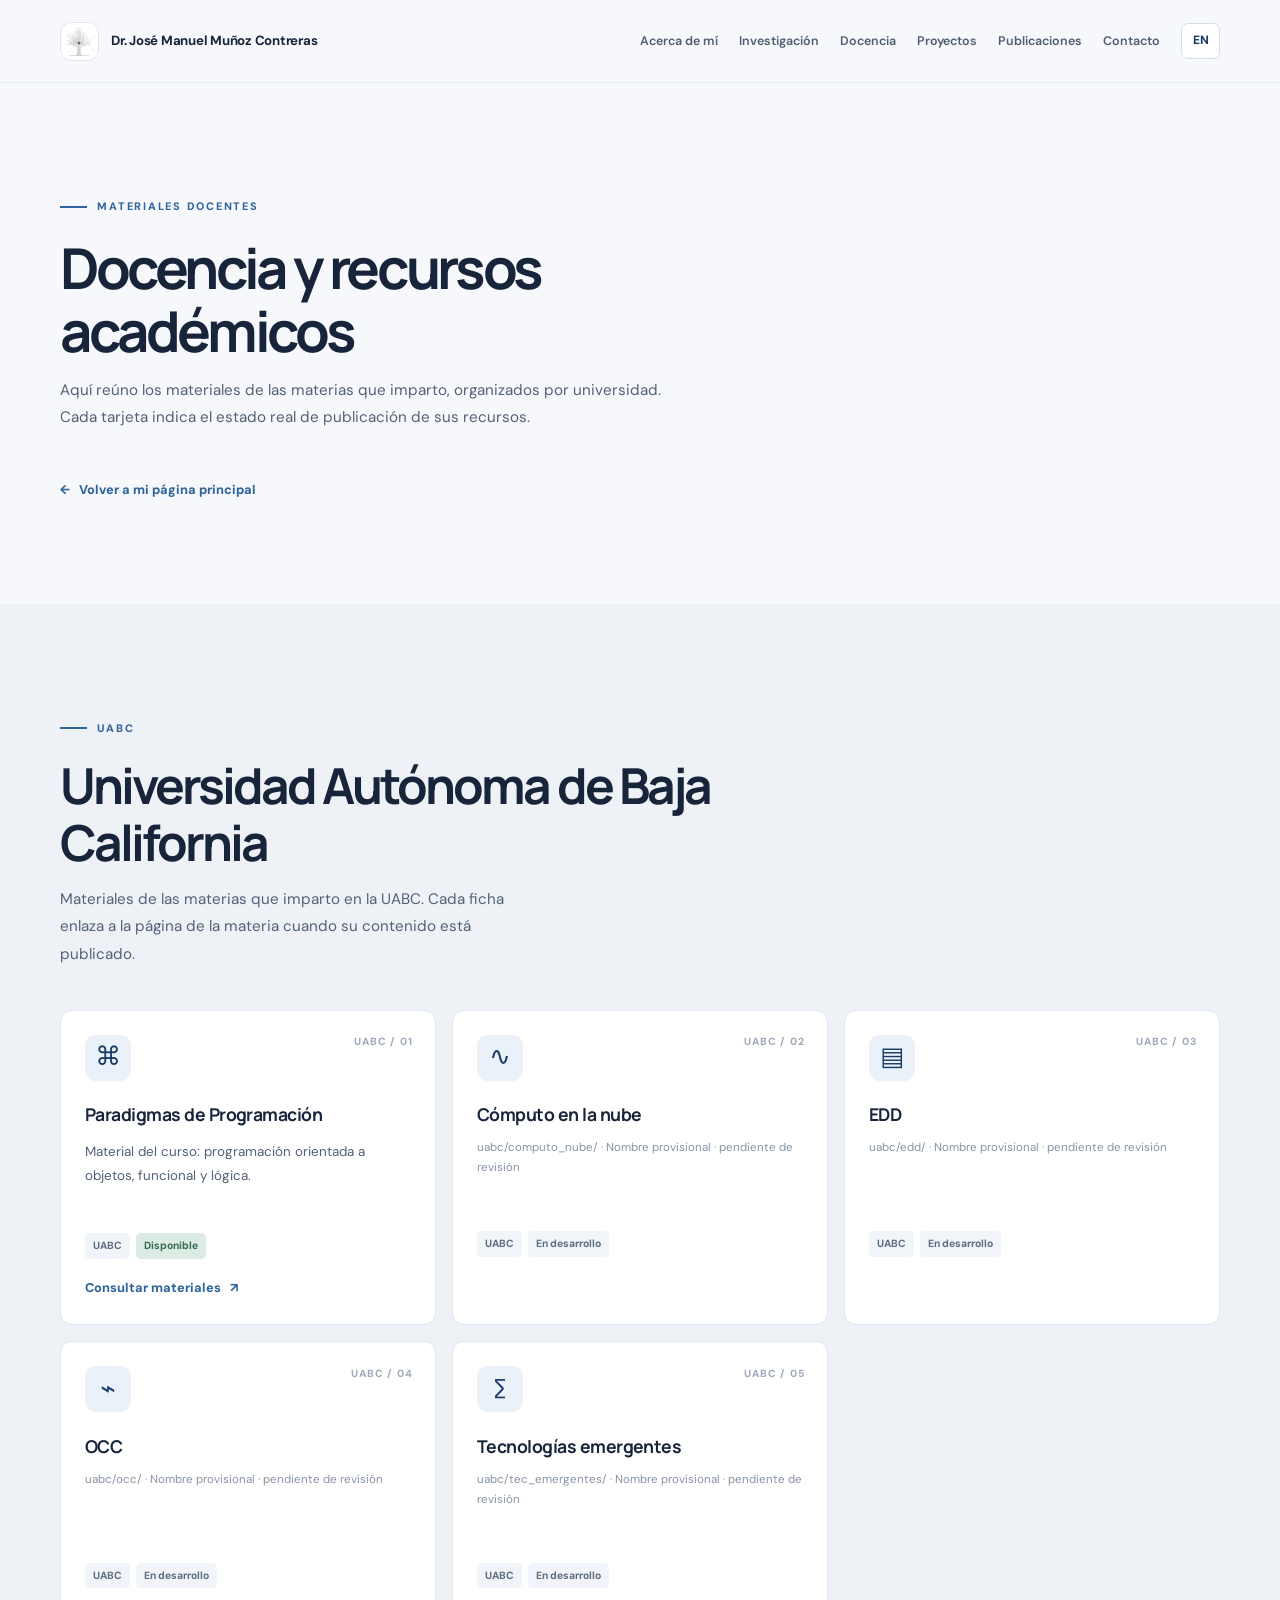
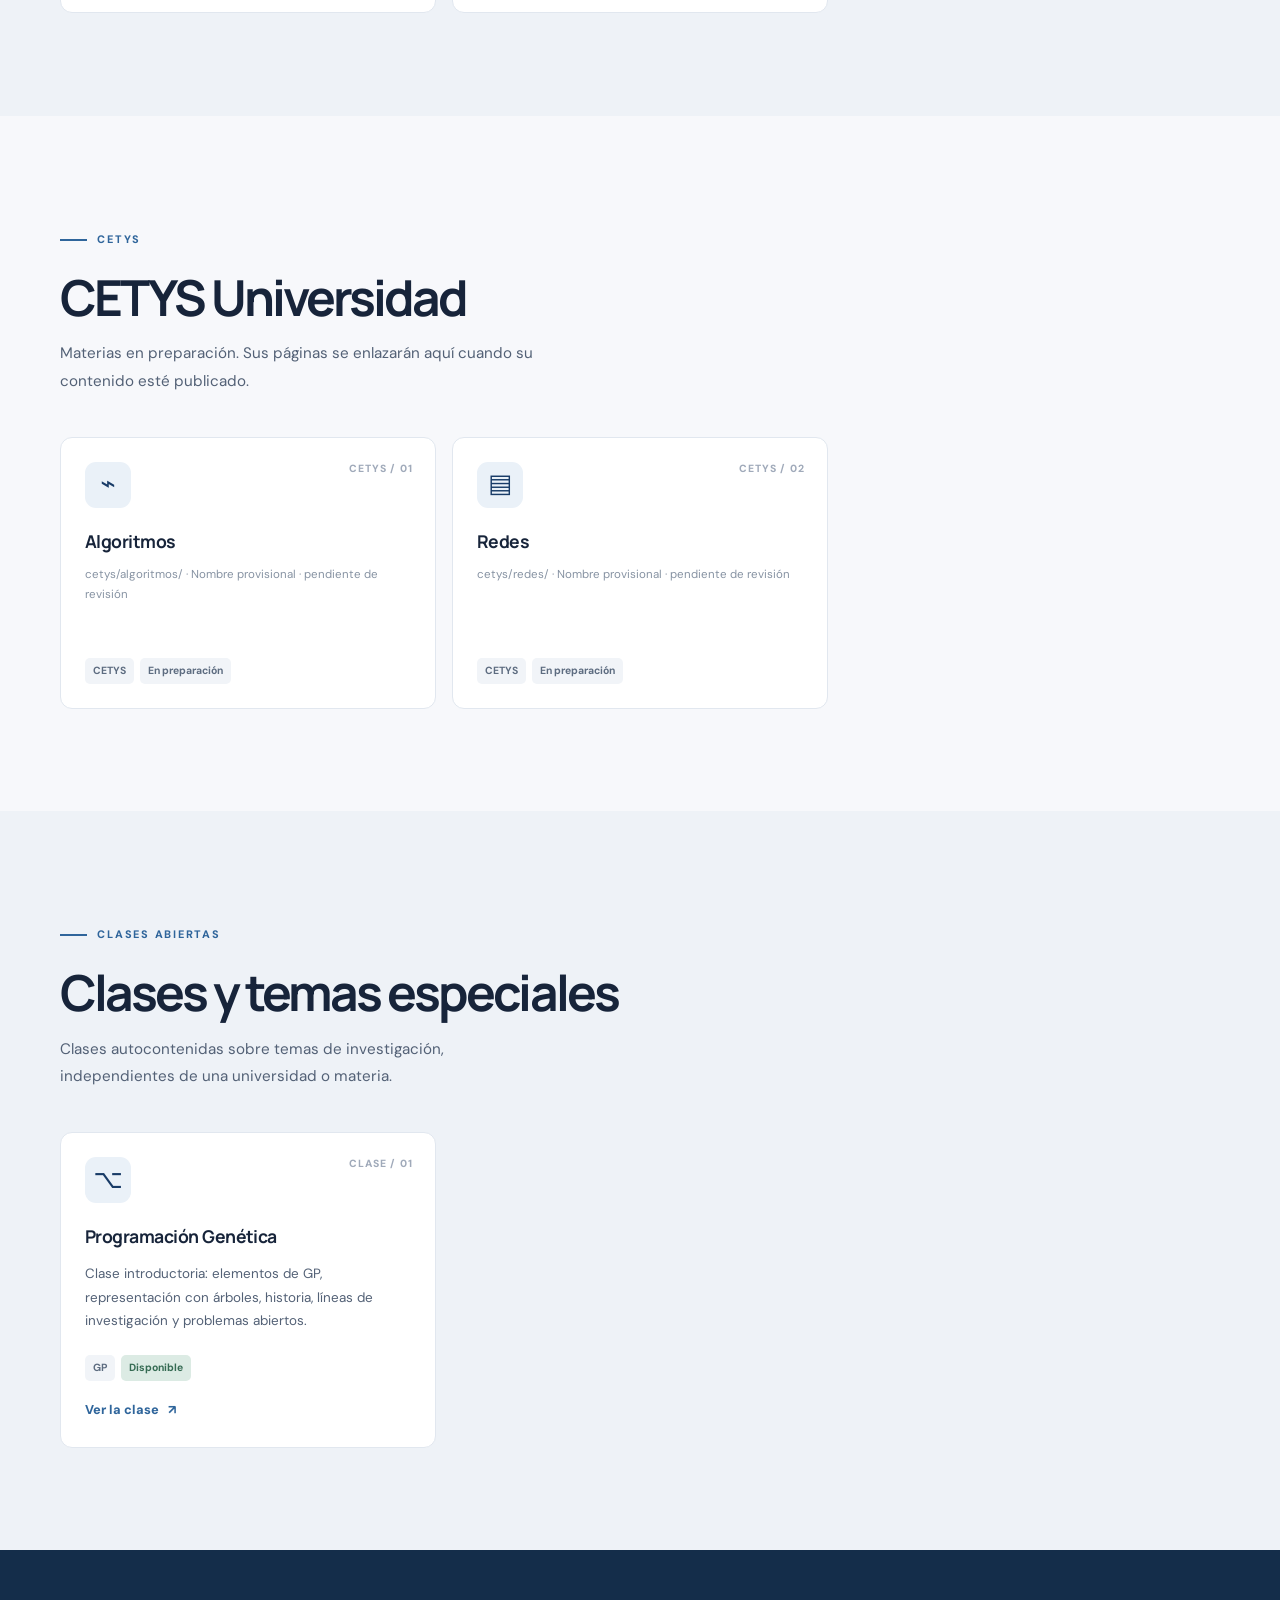
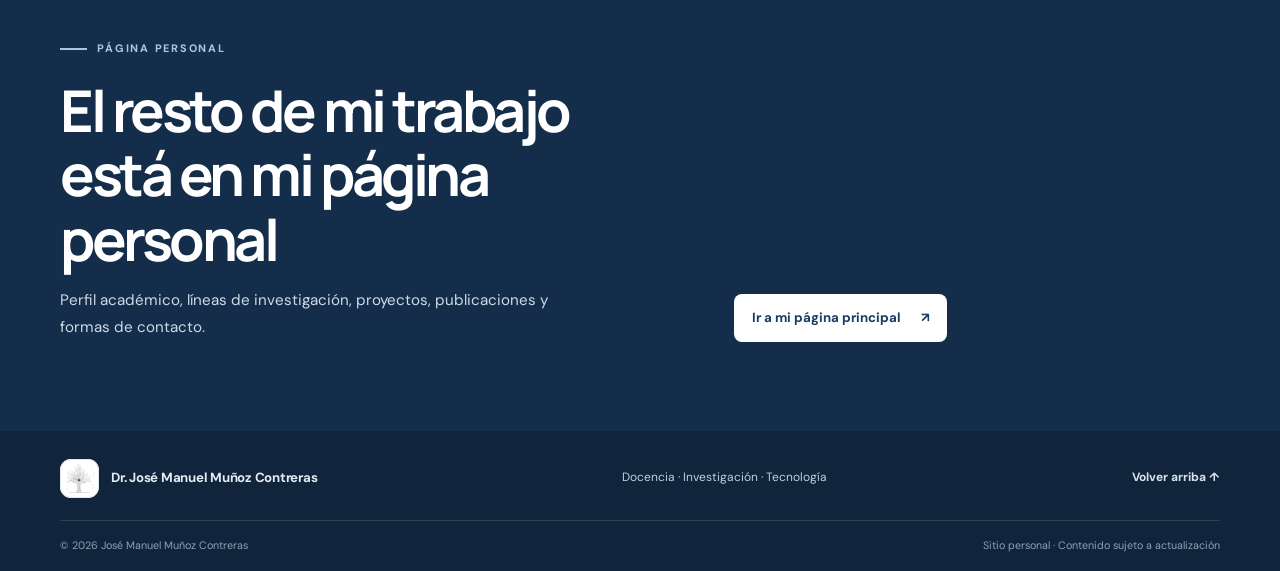
<file: docencia.html>
<!doctype html>
<html lang="es" data-title-es="Docencia y recursos académicos | José Manuel Muñoz Contreras" data-title-en="Teaching and academic resources | José Manuel Muñoz Contreras">
<head>
  <meta charset="utf-8">
  <meta name="viewport" content="width=device-width, initial-scale=1">
  <meta name="description" content="Materiales docentes de José Manuel Muñoz Contreras organizados por universidad: UABC y CETYS Universidad.">
  <meta name="theme-color" content="#f5f7fb">
  <link rel="icon" type="image/png" sizes="32x32" href="favicon-32.png">
  <link rel="icon" type="image/avif" href="logo.avif">
  <link rel="apple-touch-icon" href="apple-touch-icon.png">
  <title>Docencia y recursos académicos | José Manuel Muñoz Contreras</title>
  <link rel="preconnect" href="https://fonts.googleapis.com">
  <link rel="preconnect" href="https://fonts.gstatic.com" crossorigin>
  <link href="https://fonts.googleapis.com/css2?family=DM+Sans:wght@400;500;600;700&family=Manrope:wght@400;500;600;700;800&display=swap" rel="stylesheet">
  <link rel="stylesheet" href="styles.css">
  <script src="script.js" defer></script>
</head>
<body>
  <a class="skip-link" href="#main" data-i18n="skip">Saltar al contenido</a>
  <header class="site-header">
    <div class="nav-wrap">
      <a class="brand" href="index.html" aria-label="Inicio">
        <img class="brand-mark" src="logo-square.png" alt="" width="39" height="39">
        <span class="brand-name"><b>Dr. José Manuel Muñoz Contreras</b></span>
      </a>
      <button class="menu-toggle" aria-label="Abrir menú" aria-expanded="false" aria-controls="primary-nav">
        <span></span><span></span><span></span>
      </button>
      <nav id="primary-nav" class="primary-nav" aria-label="Navegación principal">
        <a href="index.html#about" data-i18n="navAbout">Acerca de mí</a>
        <a href="index.html#research" data-i18n="navResearch">Investigación</a>
        <a href="index.html#teaching" data-i18n="navTeaching">Docencia</a>
        <a href="index.html#projects" data-i18n="navProjects">Proyectos</a>
        <a href="index.html#publications" data-i18n="navPublications">Publicaciones</a>
        <a href="index.html#contact" data-i18n="navContact">Contacto</a>
        <button id="language-toggle" class="language-toggle" type="button" aria-label="Switch language">EN</button>
      </nav>
    </div>
  </header>

  <main id="main">
    <section id="home" class="content-section section-shell docencia-intro">
      <div class="section-heading">
        <p class="eyebrow"><span class="eyebrow-line"></span><span data-i18n="docEyebrow">Materiales docentes</span></p>
        <h1 class="docencia-title" data-i18n="docTitle">Docencia y recursos académicos</h1>
        <p class="section-intro" data-i18n="docLead">Aquí reúno los materiales de las materias que imparto, organizados por universidad. Cada tarjeta indica el estado real de publicación de sus recursos.</p>
      </div>
      <a class="text-link" href="index.html"><span aria-hidden="true">←</span><span data-i18n="docBack">Volver a mi página principal</span></a>
    </section>

    <section id="uabc" class="content-section section-shell tinted-section" aria-labelledby="uabc-heading">
      <div class="section-heading">
        <p class="eyebrow"><span class="eyebrow-line"></span><span data-i18n="docUabcLabel">UABC</span></p>
        <h2 id="uabc-heading" data-i18n="docUabcName">Universidad Autónoma de Baja California</h2>
        <p class="section-intro" data-i18n="docUabcIntro">Materiales de las materias que imparto en la UABC. Cada ficha enlaza a la página de la materia cuando su contenido está publicado.</p>
      </div>
      <div class="research-grid course-grid">
        <article class="research-card course-card">
          <span class="card-index">UABC / 01</span>
          <div class="research-icon" aria-hidden="true">⌘</div>
          <h3 data-i18n="subjParadigmas">Paradigmas de Programación</h3>
          <p data-i18n="subjParadigmasText">Material del curso: programación orientada a objetos, funcional y lógica.</p>
          <div class="tag-list"><span>UABC</span><span class="tag-available" data-i18n="statusAvailable">Disponible</span></div>
          <a class="text-link" href="uabc/paradigmas/"><span data-i18n="viewMaterials">Consultar materiales</span><span aria-hidden="true">↗</span></a>
        </article>

        <article class="research-card course-card">
          <span class="card-index">UABC / 02</span>
          <div class="research-icon" aria-hidden="true">∿</div>
          <h3 data-i18n="subjComputoNube">Cómputo en la nube</h3>
          <p class="pending-note">uabc/computo_nube/ · <span data-i18n="pendingReview">Nombre provisional · pendiente de revisión</span></p>
          <div class="tag-list"><span>UABC</span><span data-i18n="statusProgress">En desarrollo</span></div>
        </article>

        <article class="research-card course-card">
          <span class="card-index">UABC / 03</span>
          <div class="research-icon" aria-hidden="true">▤</div>
          <h3 data-i18n="subjEdd">EDD</h3>
          <p class="pending-note">uabc/edd/ · <span data-i18n="pendingReview">Nombre provisional · pendiente de revisión</span></p>
          <div class="tag-list"><span>UABC</span><span data-i18n="statusProgress">En desarrollo</span></div>
        </article>

        <article class="research-card course-card">
          <span class="card-index">UABC / 04</span>
          <div class="research-icon" aria-hidden="true">⌁</div>
          <h3 data-i18n="subjOcc">OCC</h3>
          <p class="pending-note">uabc/occ/ · <span data-i18n="pendingReview">Nombre provisional · pendiente de revisión</span></p>
          <div class="tag-list"><span>UABC</span><span data-i18n="statusProgress">En desarrollo</span></div>
        </article>

        <article class="research-card course-card">
          <span class="card-index">UABC / 05</span>
          <div class="research-icon" aria-hidden="true">∑</div>
          <h3 data-i18n="subjTecEmergentes">Tecnologías emergentes</h3>
          <p class="pending-note">uabc/tec_emergentes/ · <span data-i18n="pendingReview">Nombre provisional · pendiente de revisión</span></p>
          <div class="tag-list"><span>UABC</span><span data-i18n="statusProgress">En desarrollo</span></div>
        </article>
      </div>
    </section>

    <section id="cetys" class="content-section section-shell" aria-labelledby="cetys-heading">
      <div class="section-heading">
        <p class="eyebrow"><span class="eyebrow-line"></span><span data-i18n="docCetysLabel">CETYS</span></p>
        <h2 id="cetys-heading" data-i18n="docCetysName">CETYS Universidad</h2>
        <p class="section-intro" data-i18n="docCetysIntro">Materias en preparación. Sus páginas se enlazarán aquí cuando su contenido esté publicado.</p>
      </div>
      <div class="research-grid course-grid">
        <article class="research-card course-card">
          <span class="card-index">CETYS / 01</span>
          <div class="research-icon" aria-hidden="true">⌁</div>
          <h3 data-i18n="subjAlgoritmos">Algoritmos</h3>
          <p class="pending-note">cetys/algoritmos/ · <span data-i18n="pendingReview">Nombre provisional · pendiente de revisión</span></p>
          <div class="tag-list"><span>CETYS</span><span data-i18n="statusPrep">En preparación</span></div>
        </article>

        <article class="research-card course-card">
          <span class="card-index">CETYS / 02</span>
          <div class="research-icon" aria-hidden="true">▤</div>
          <h3 data-i18n="subjRedes">Redes</h3>
          <p class="pending-note">cetys/redes/ · <span data-i18n="pendingReview">Nombre provisional · pendiente de revisión</span></p>
          <div class="tag-list"><span>CETYS</span><span data-i18n="statusPrep">En preparación</span></div>
        </article>
      </div>
    </section>

    <section id="clases" class="content-section section-shell tinted-section" aria-labelledby="clases-heading">
      <div class="section-heading">
        <p class="eyebrow"><span class="eyebrow-line"></span><span data-i18n="docOpenLabel">Clases abiertas</span></p>
        <h2 id="clases-heading" data-i18n="docOpenName">Clases y temas especiales</h2>
        <p class="section-intro" data-i18n="docOpenIntro">Clases autocontenidas sobre temas de investigación, independientes de una universidad o materia.</p>
      </div>
      <div class="research-grid course-grid">
        <article class="research-card course-card">
          <span class="card-index">CLASE / 01</span>
          <div class="research-icon" aria-hidden="true">⌥</div>
          <h3 data-i18n="subjGp">Programación Genética</h3>
          <p data-i18n="subjGpText">Clase introductoria: elementos de GP, representación con árboles, historia, líneas de investigación y problemas abiertos.</p>
          <div class="tag-list"><span>GP</span><span class="tag-available" data-i18n="statusAvailable">Disponible</span></div>
          <a class="text-link" href="gp-class.html"><span data-i18n="viewClass">Ver la clase</span><span aria-hidden="true">↗</span></a>
        </article>
      </div>
    </section>

    <section class="contact-section docencia-closing" aria-labelledby="closing-heading">
      <div class="contact-copy">
        <p class="eyebrow eyebrow-light"><span class="eyebrow-line"></span><span data-i18n="docClosingEyebrow">Página personal</span></p>
        <h2 id="closing-heading" data-i18n="docClosingTitle">El resto de mi trabajo está en mi página personal</h2>
        <p data-i18n="docClosingText">Perfil académico, líneas de investigación, proyectos, publicaciones y formas de contacto.</p>
      </div>
      <a class="button button-light" href="index.html"><span data-i18n="docClosingButton">Ir a mi página principal</span><span aria-hidden="true">↗</span></a>
    </section>
  </main>

  <footer class="site-footer">
    <div class="footer-inner"><a class="brand footer-brand" href="index.html"><img class="brand-mark" src="logo-square.png" alt="" width="39" height="39"><span class="brand-name"><b>Dr. José Manuel Muñoz Contreras</b></span></a><p data-i18n="footerText">Docencia · Investigación · Tecnología</p><a href="#home" class="back-top"><span data-i18n="backTop">Volver arriba</span> ↑</a></div>
    <div class="footer-bottom"><span>© <span id="current-year"></span> José Manuel Muñoz Contreras</span><span data-i18n="footerDisclaimer">Sitio personal · Contenido sujeto a actualización</span></div>
  </footer>
</body>
</html>
</file>
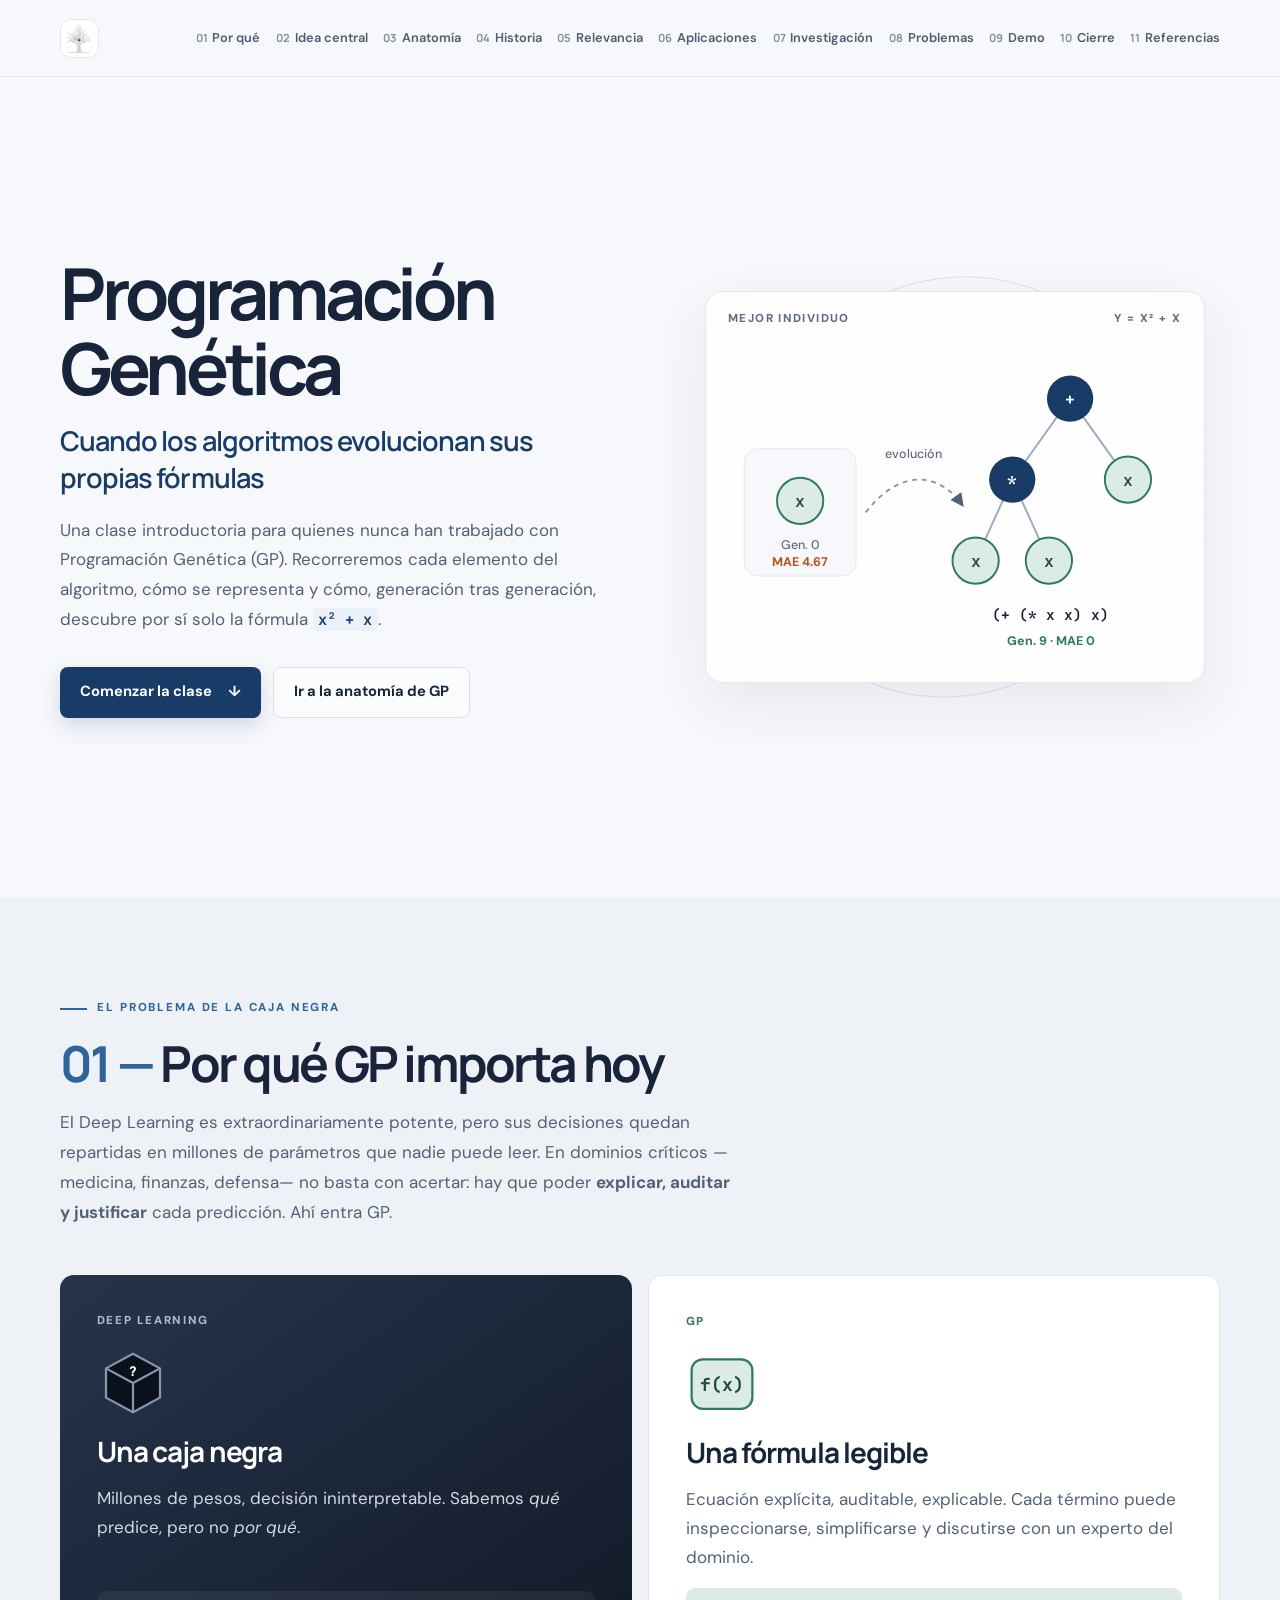
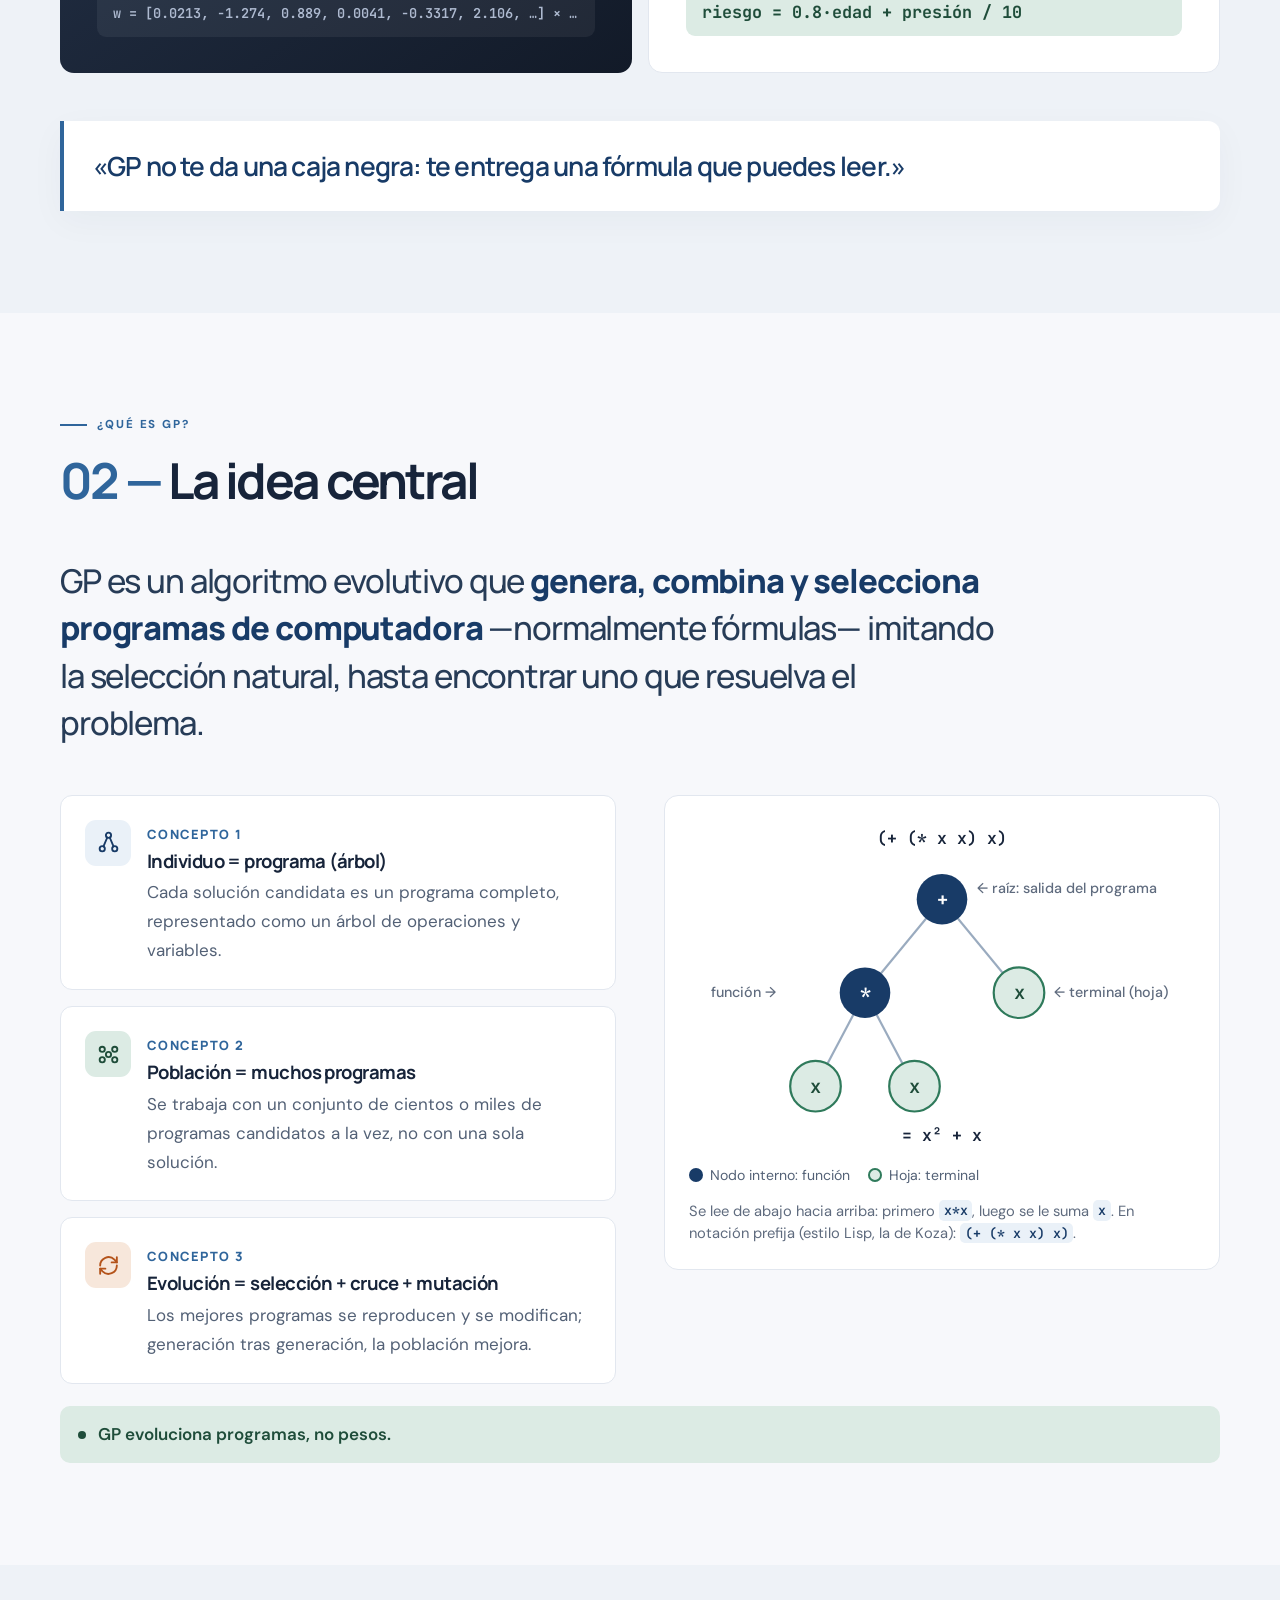
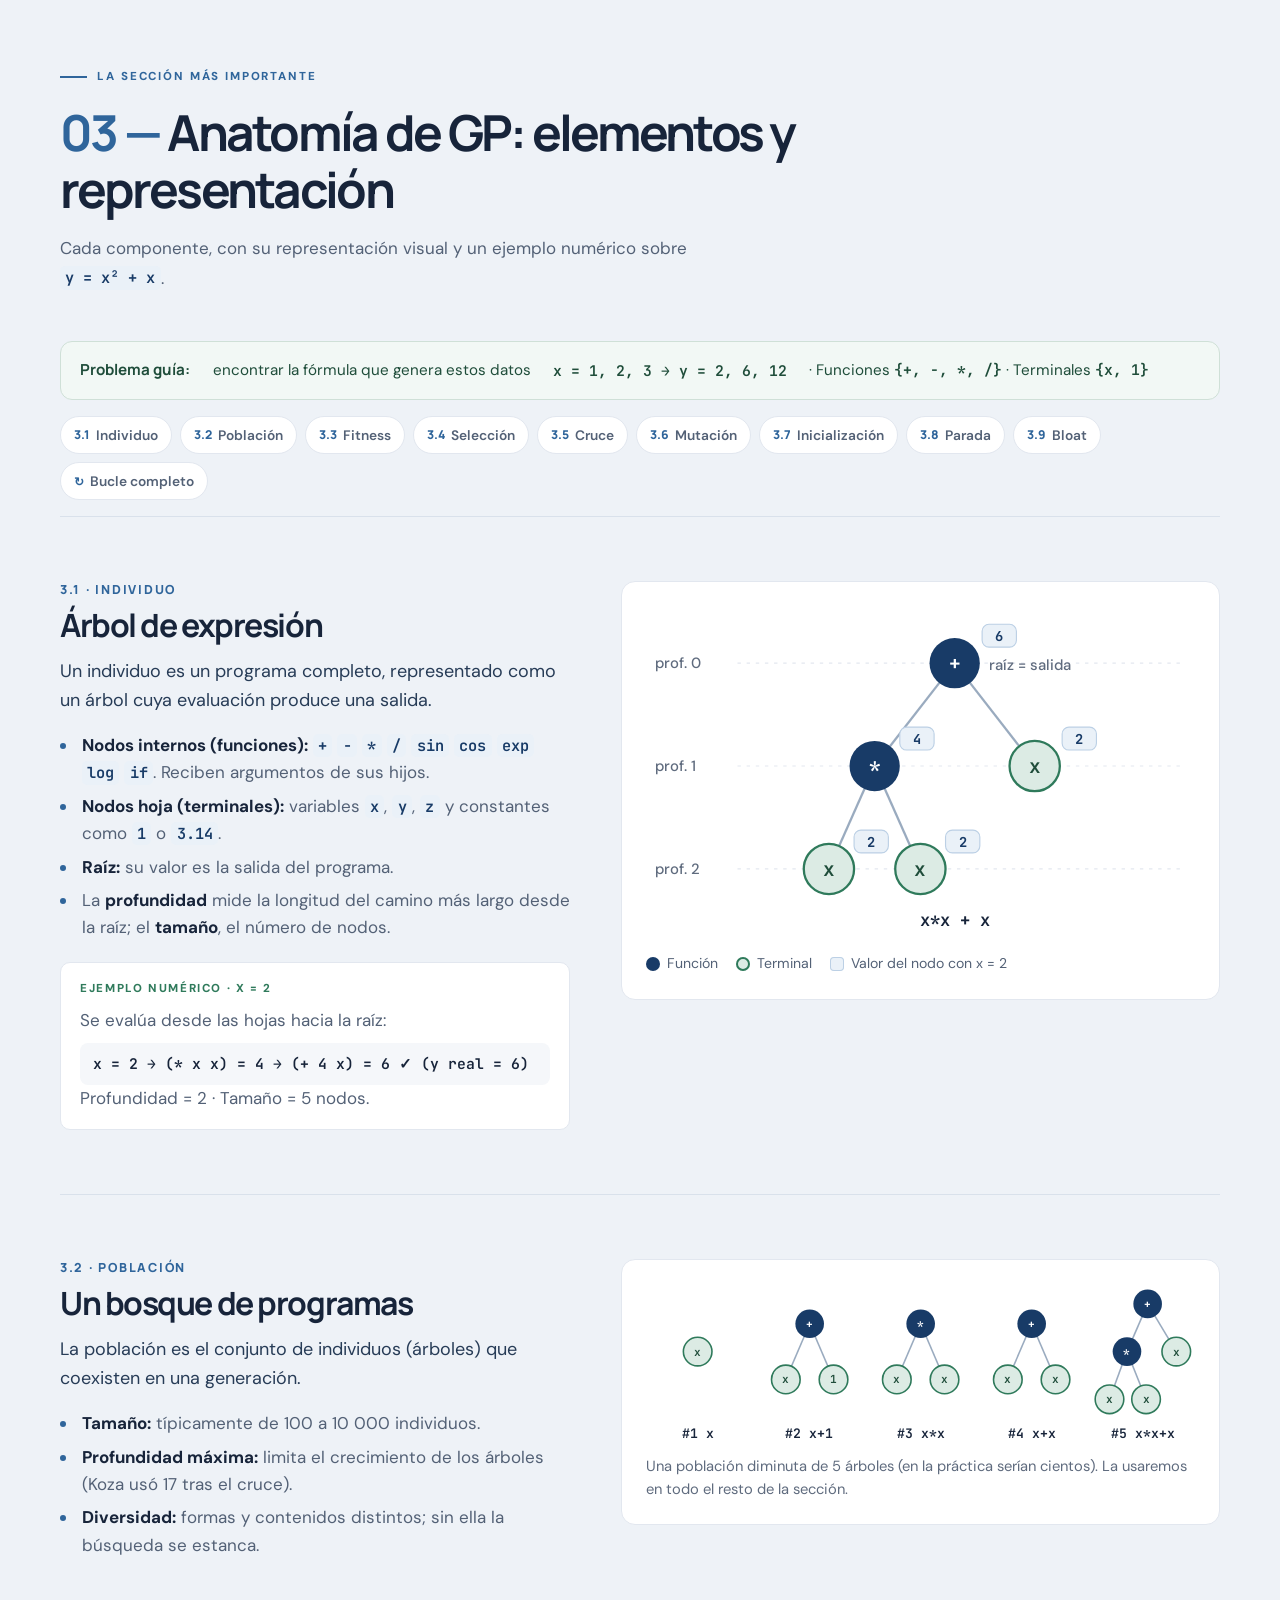
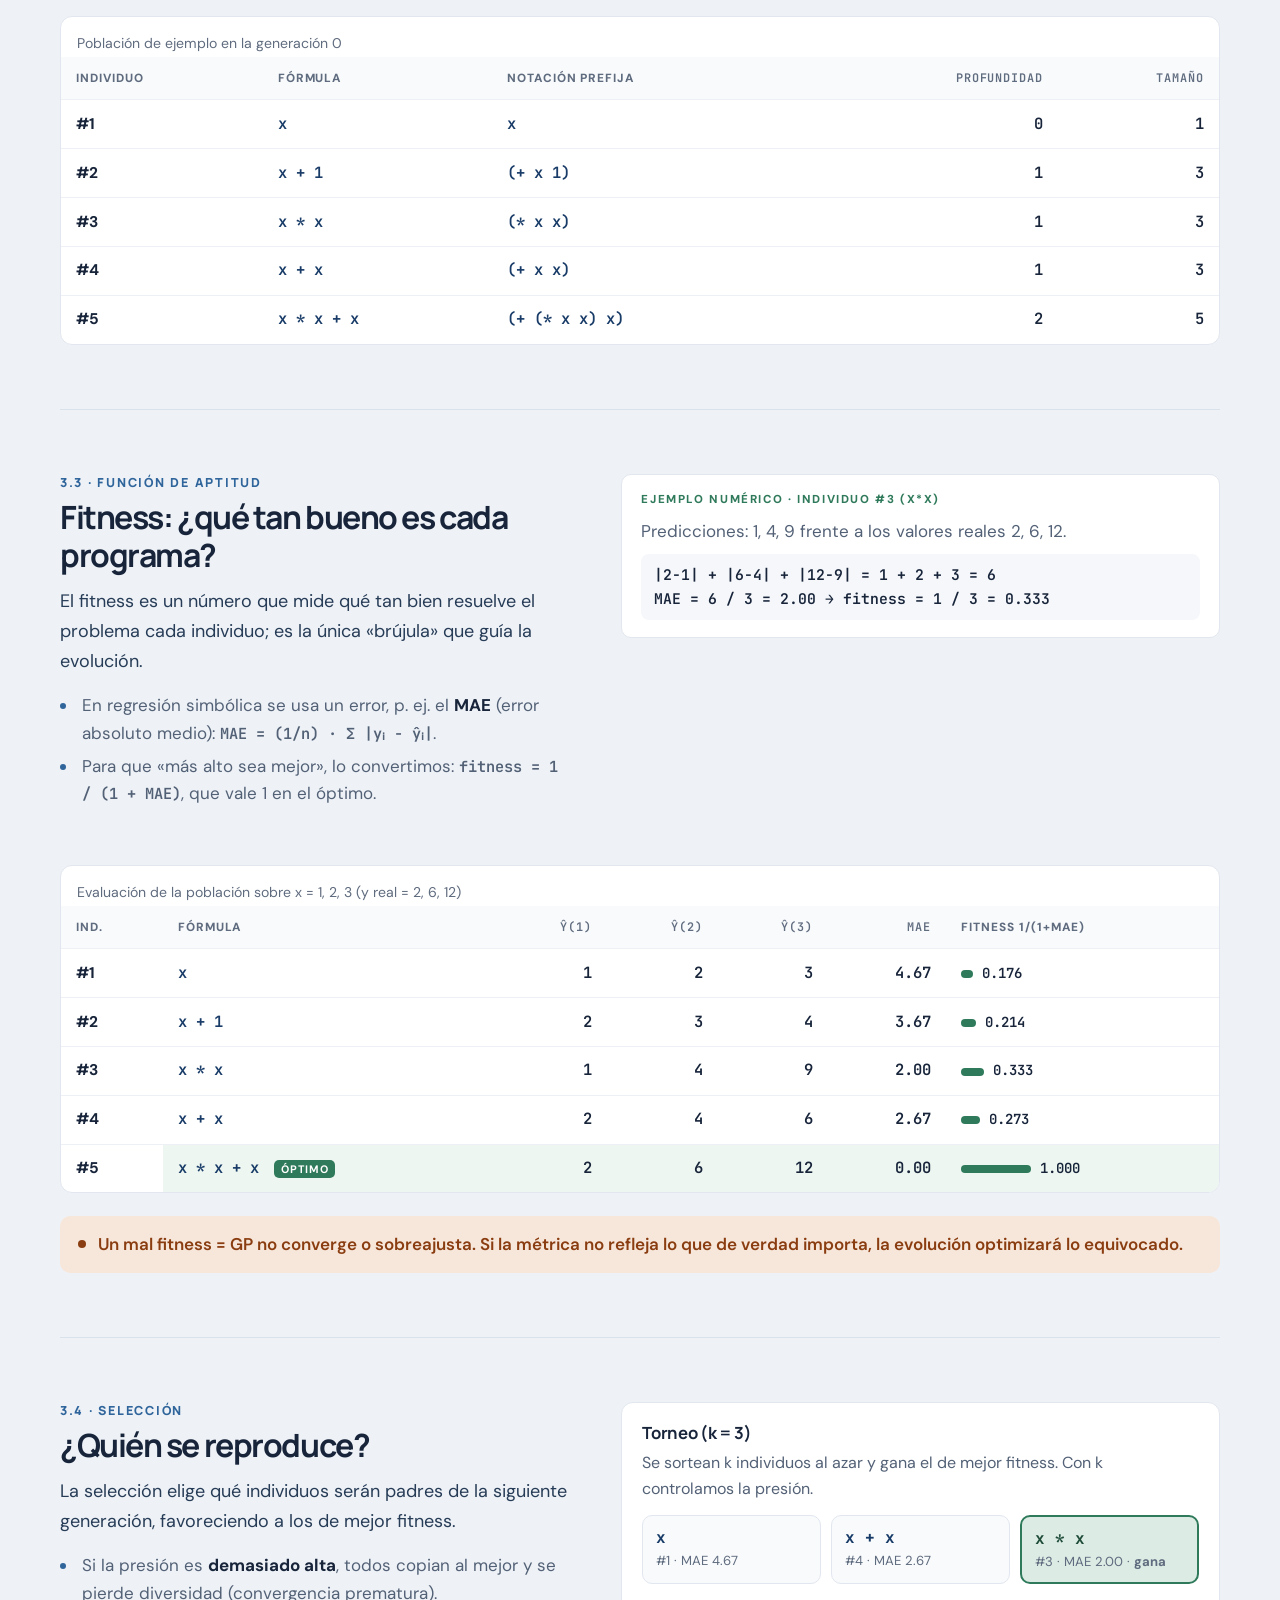
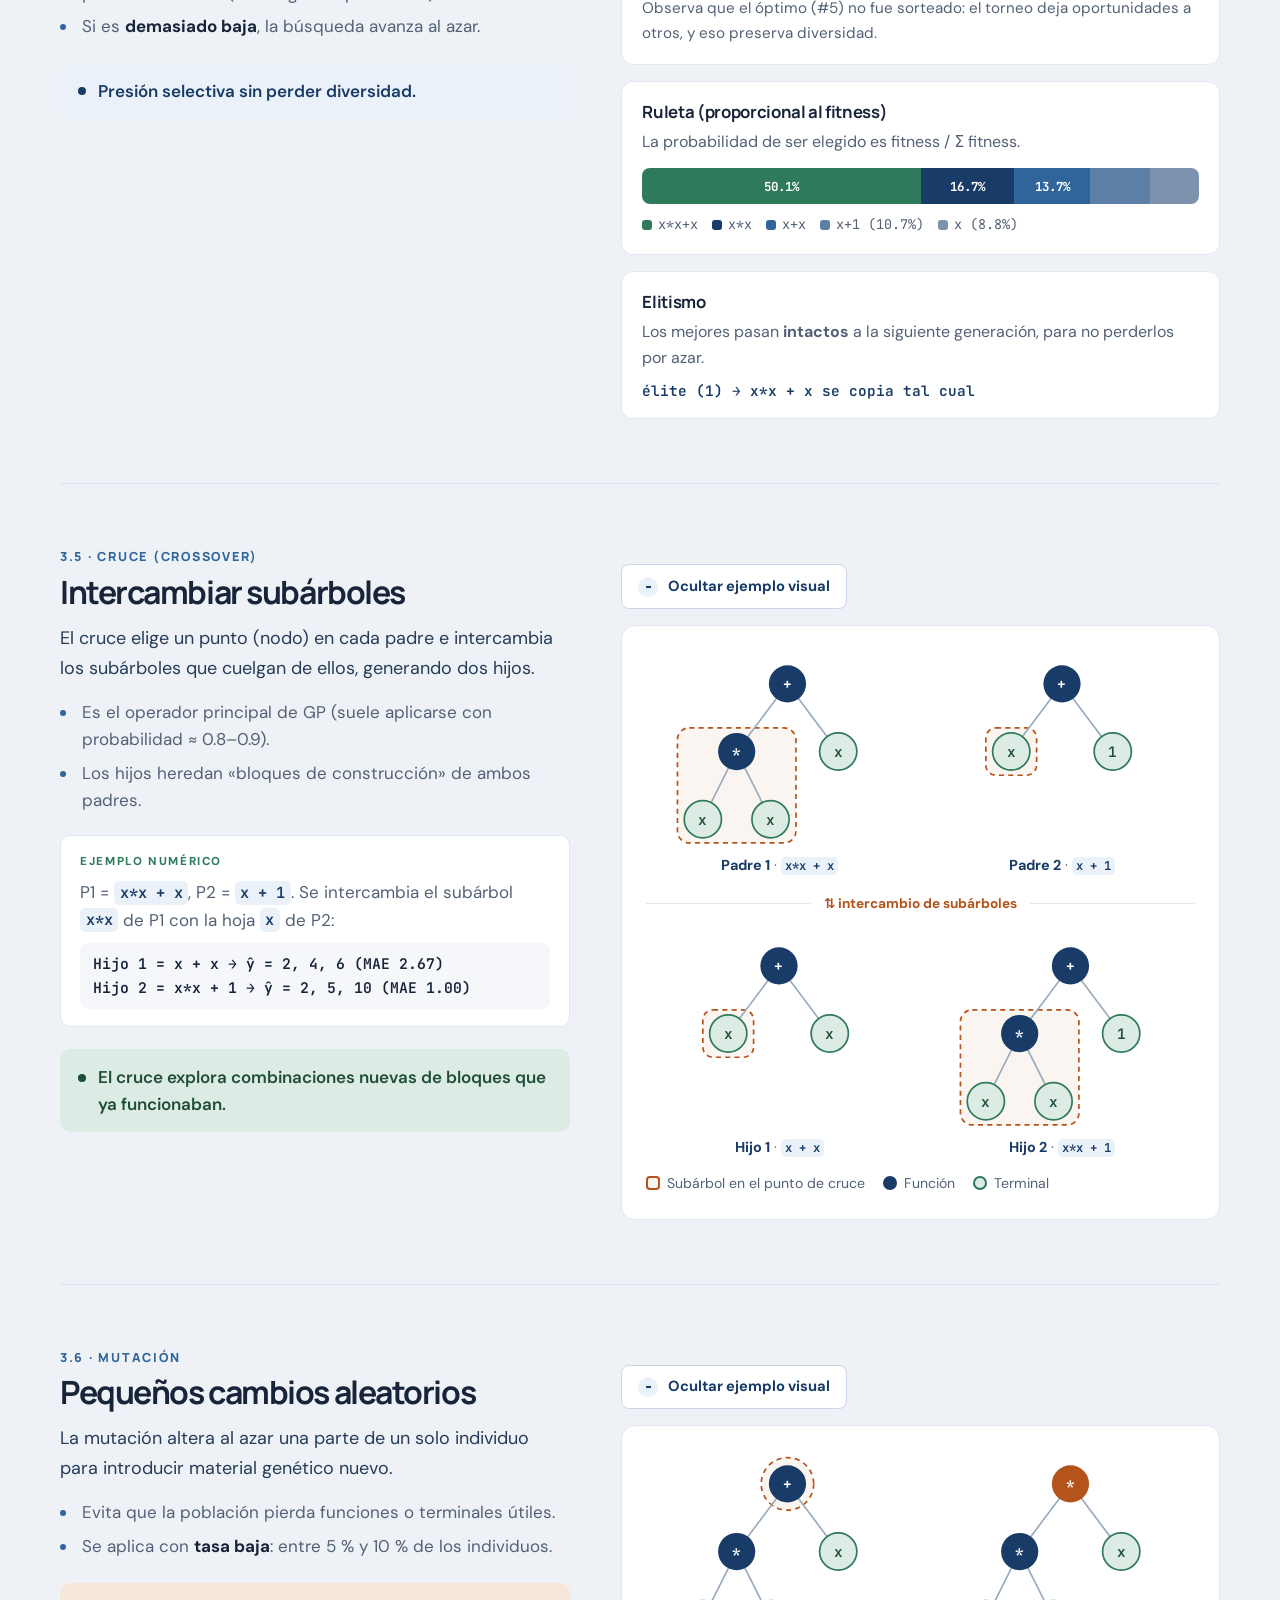
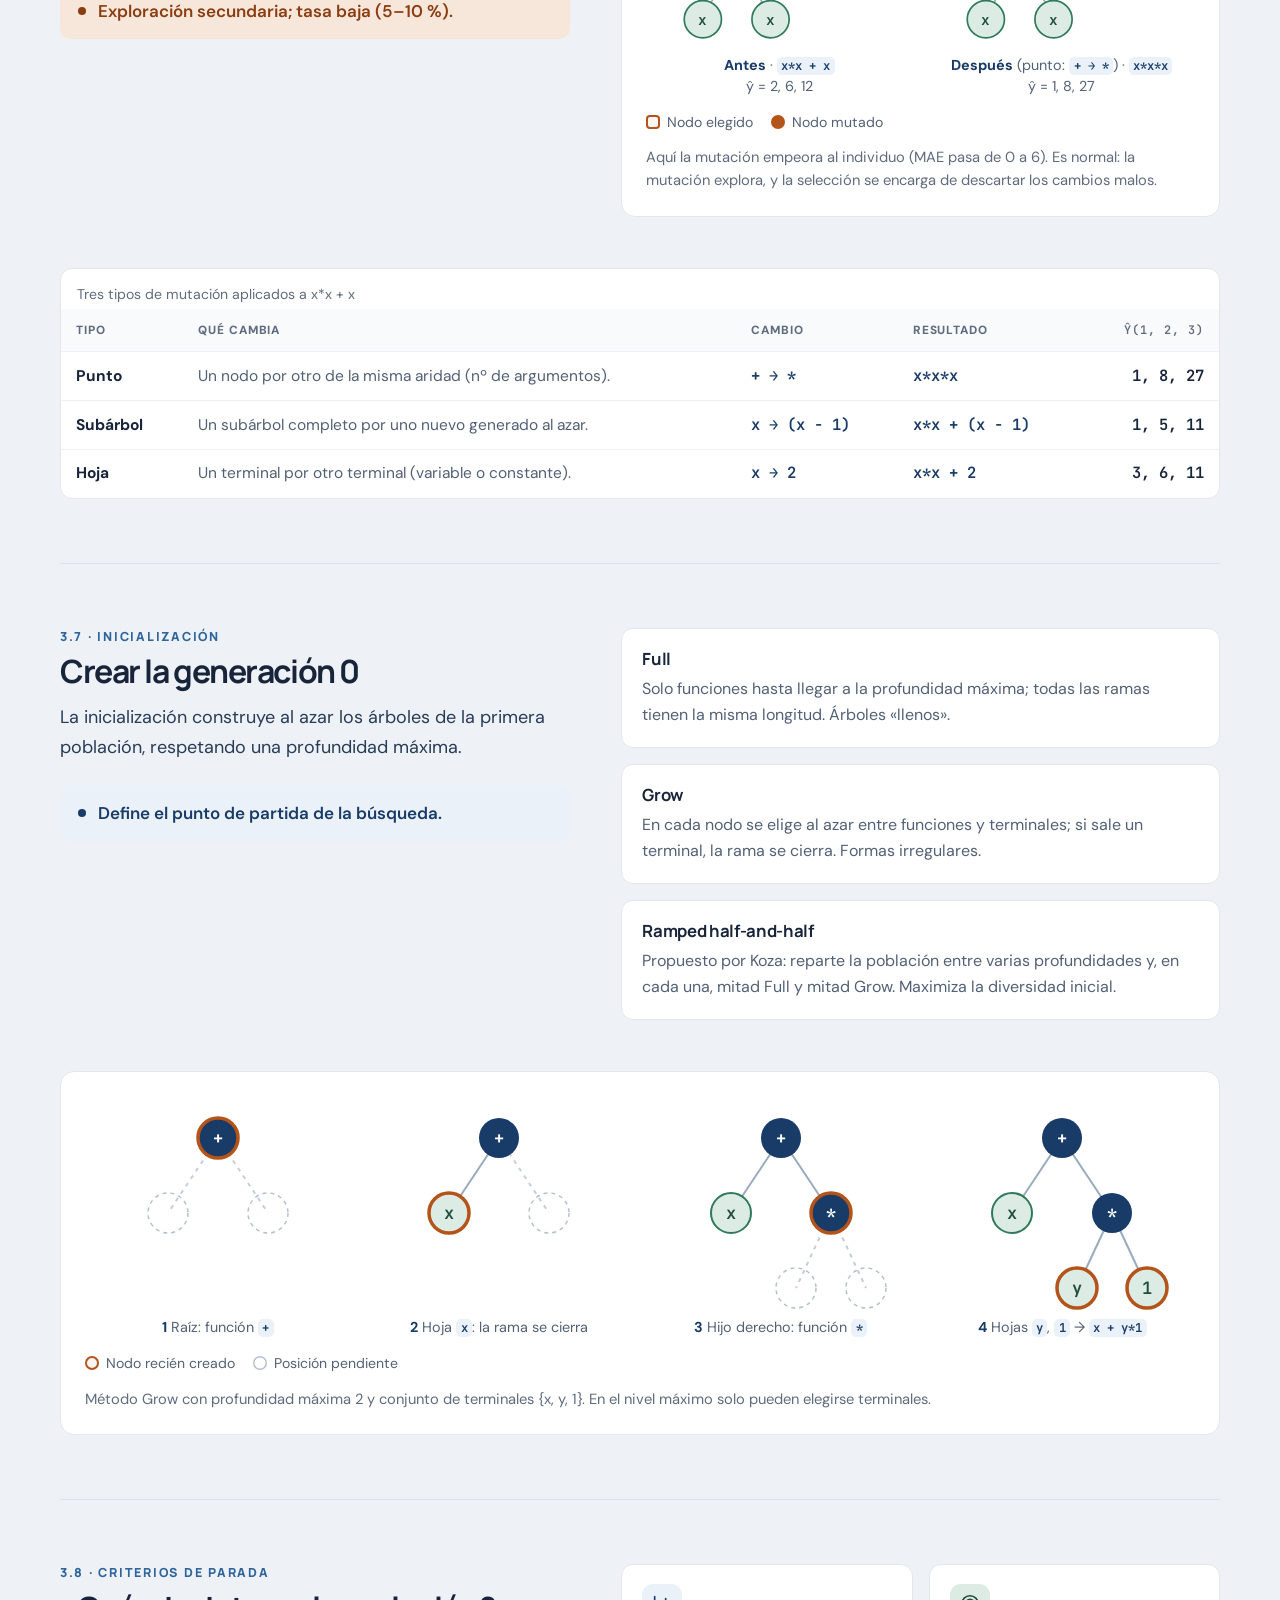
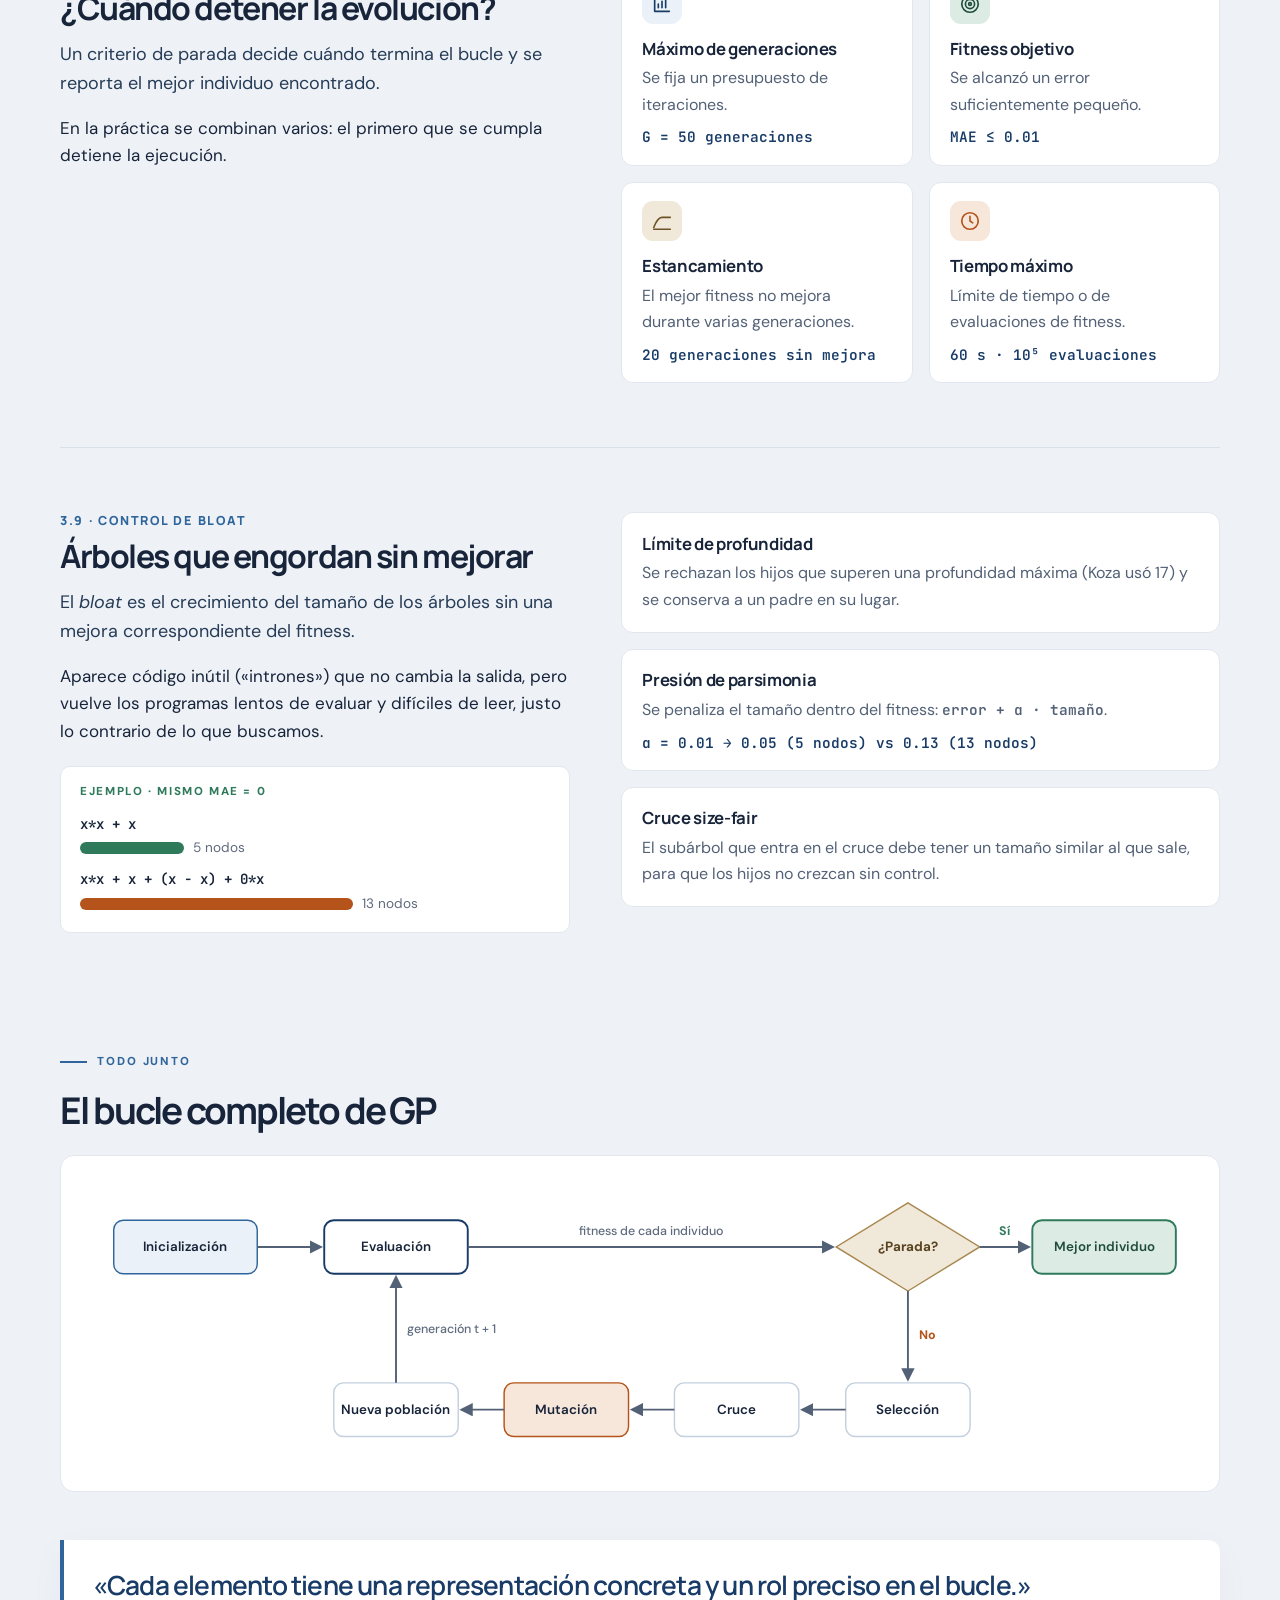
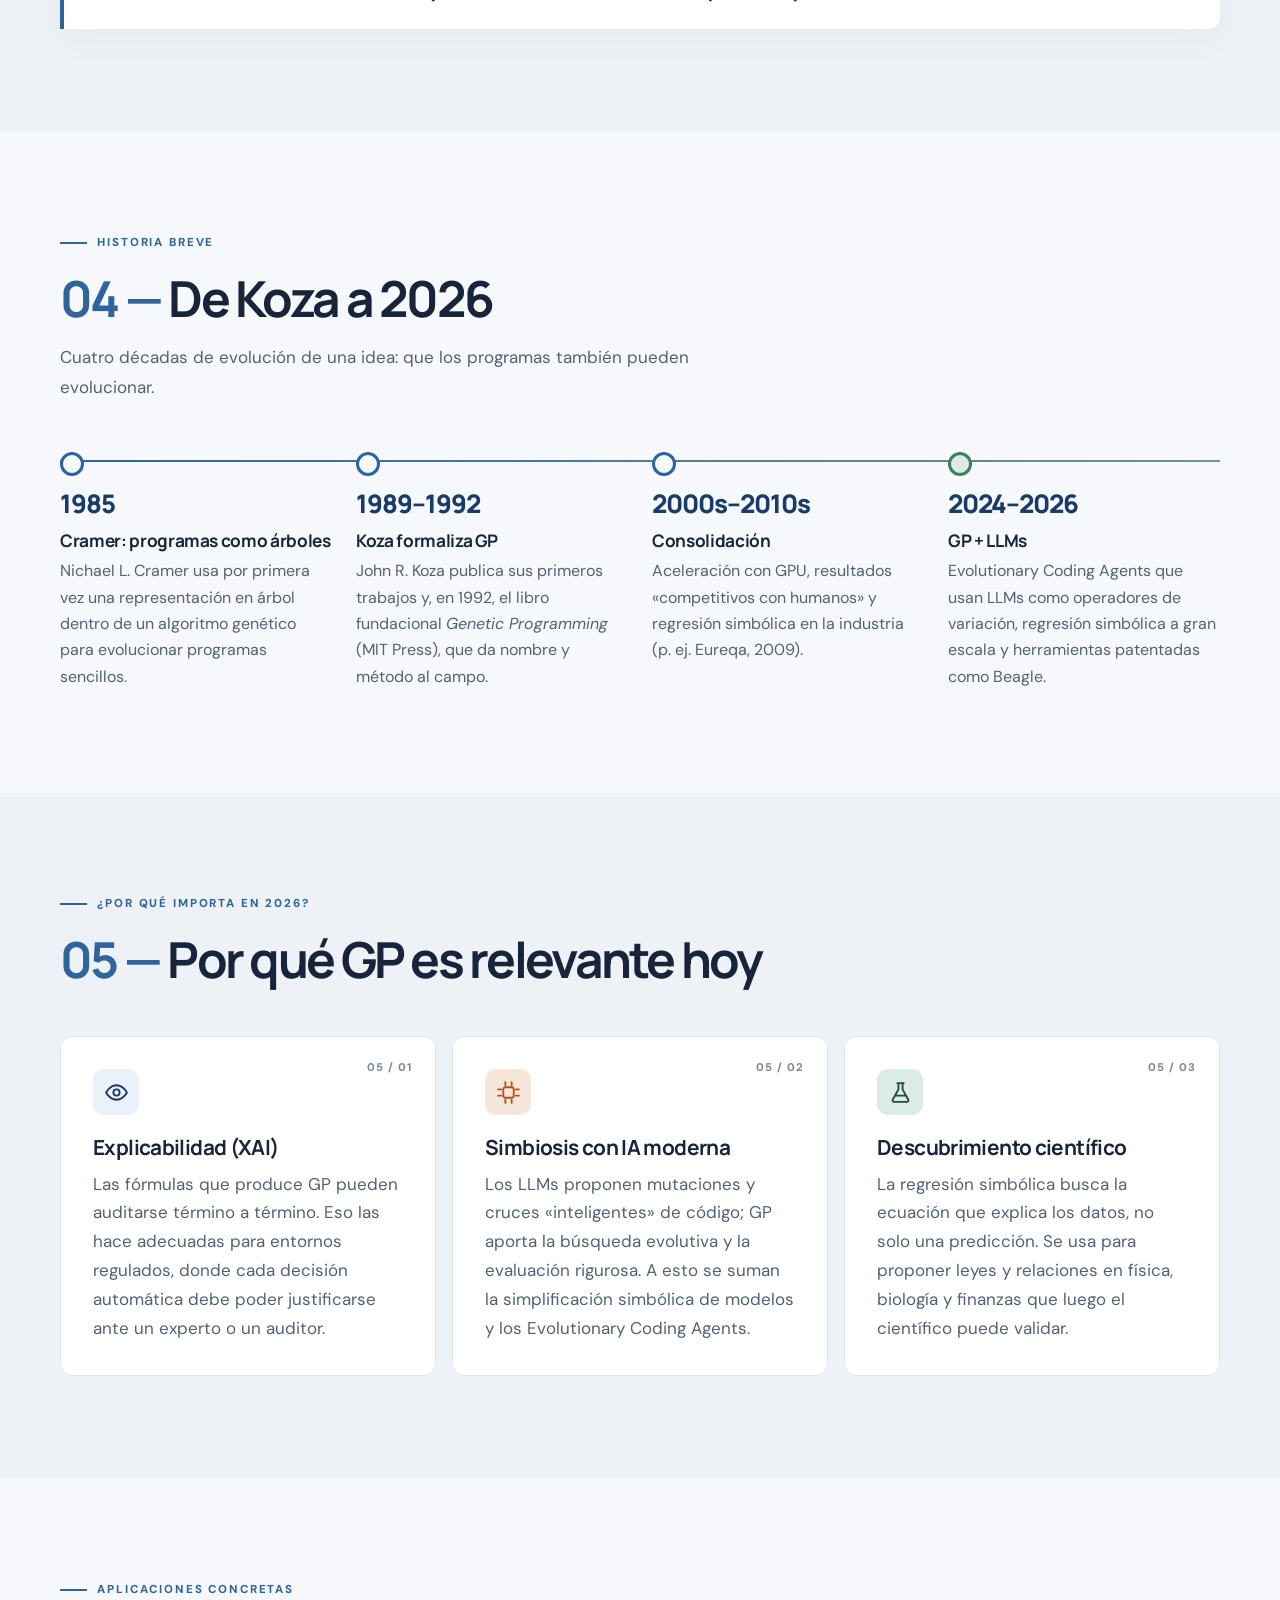
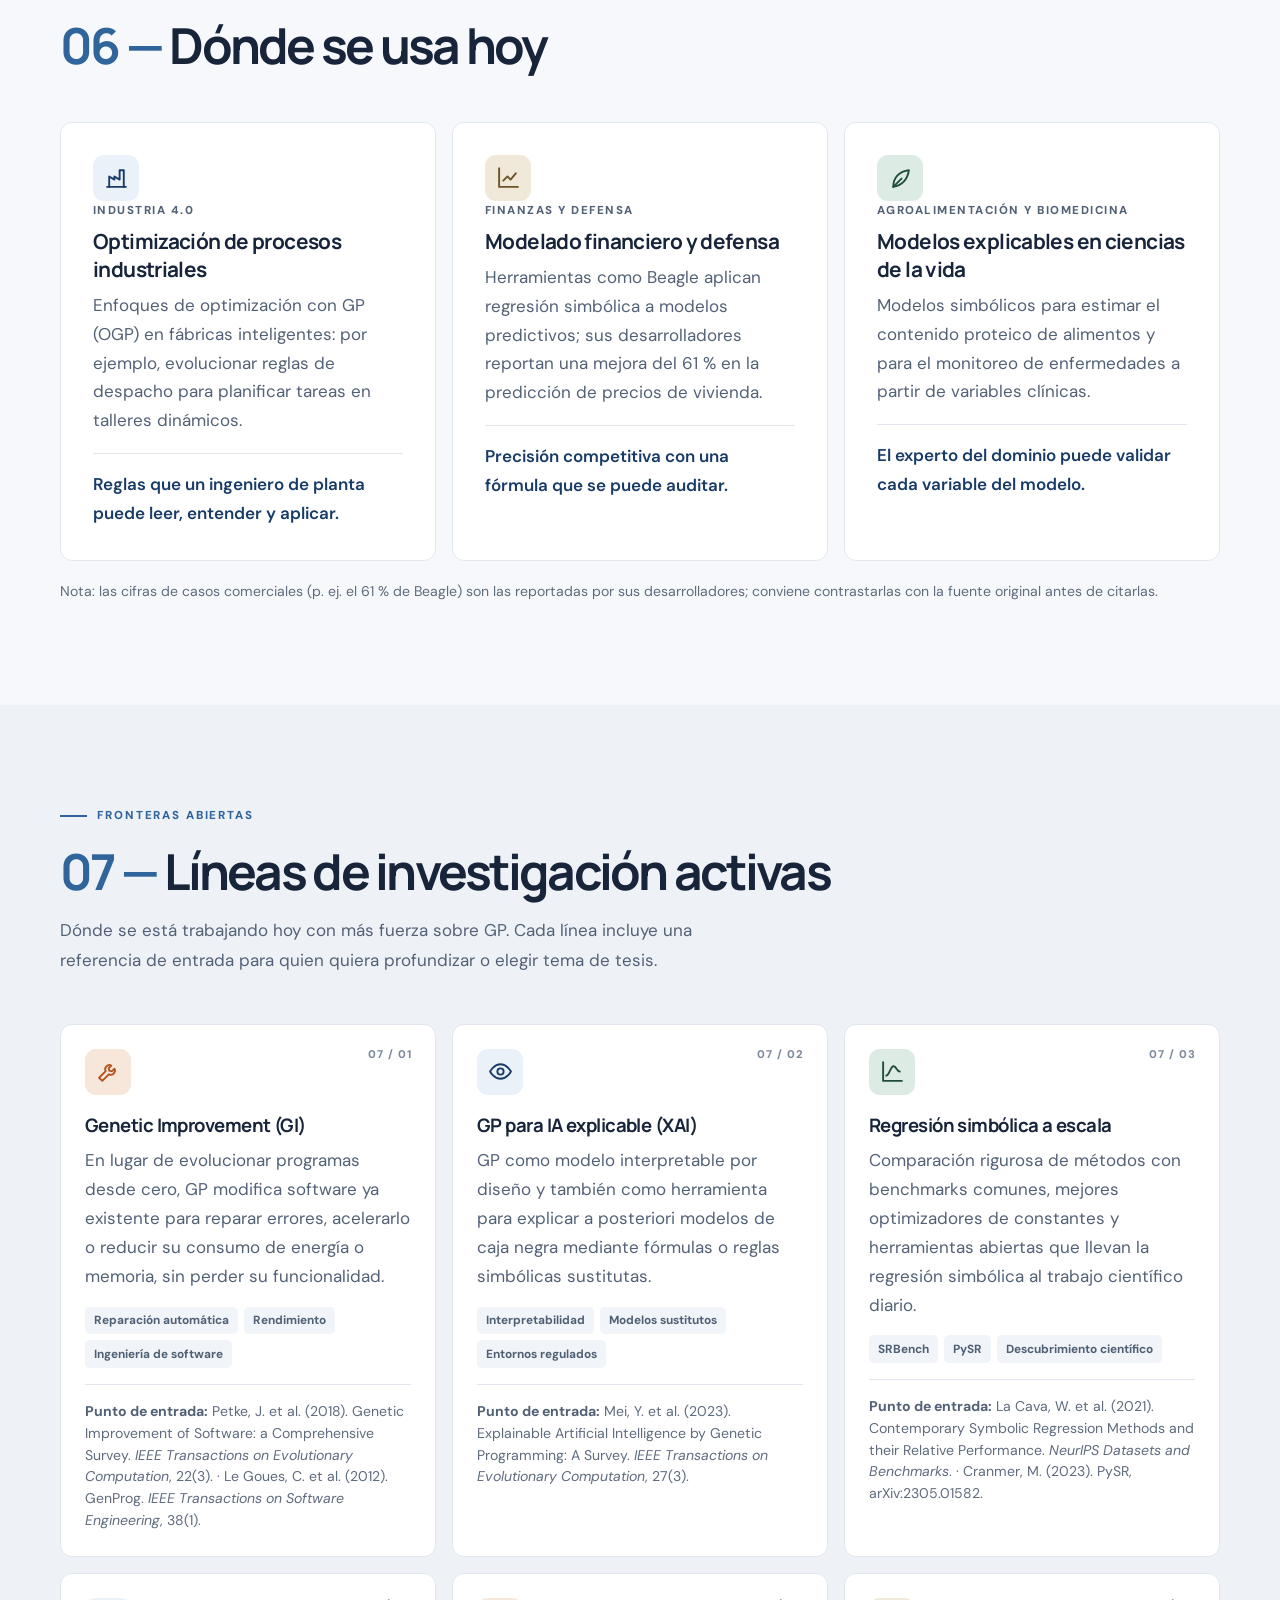
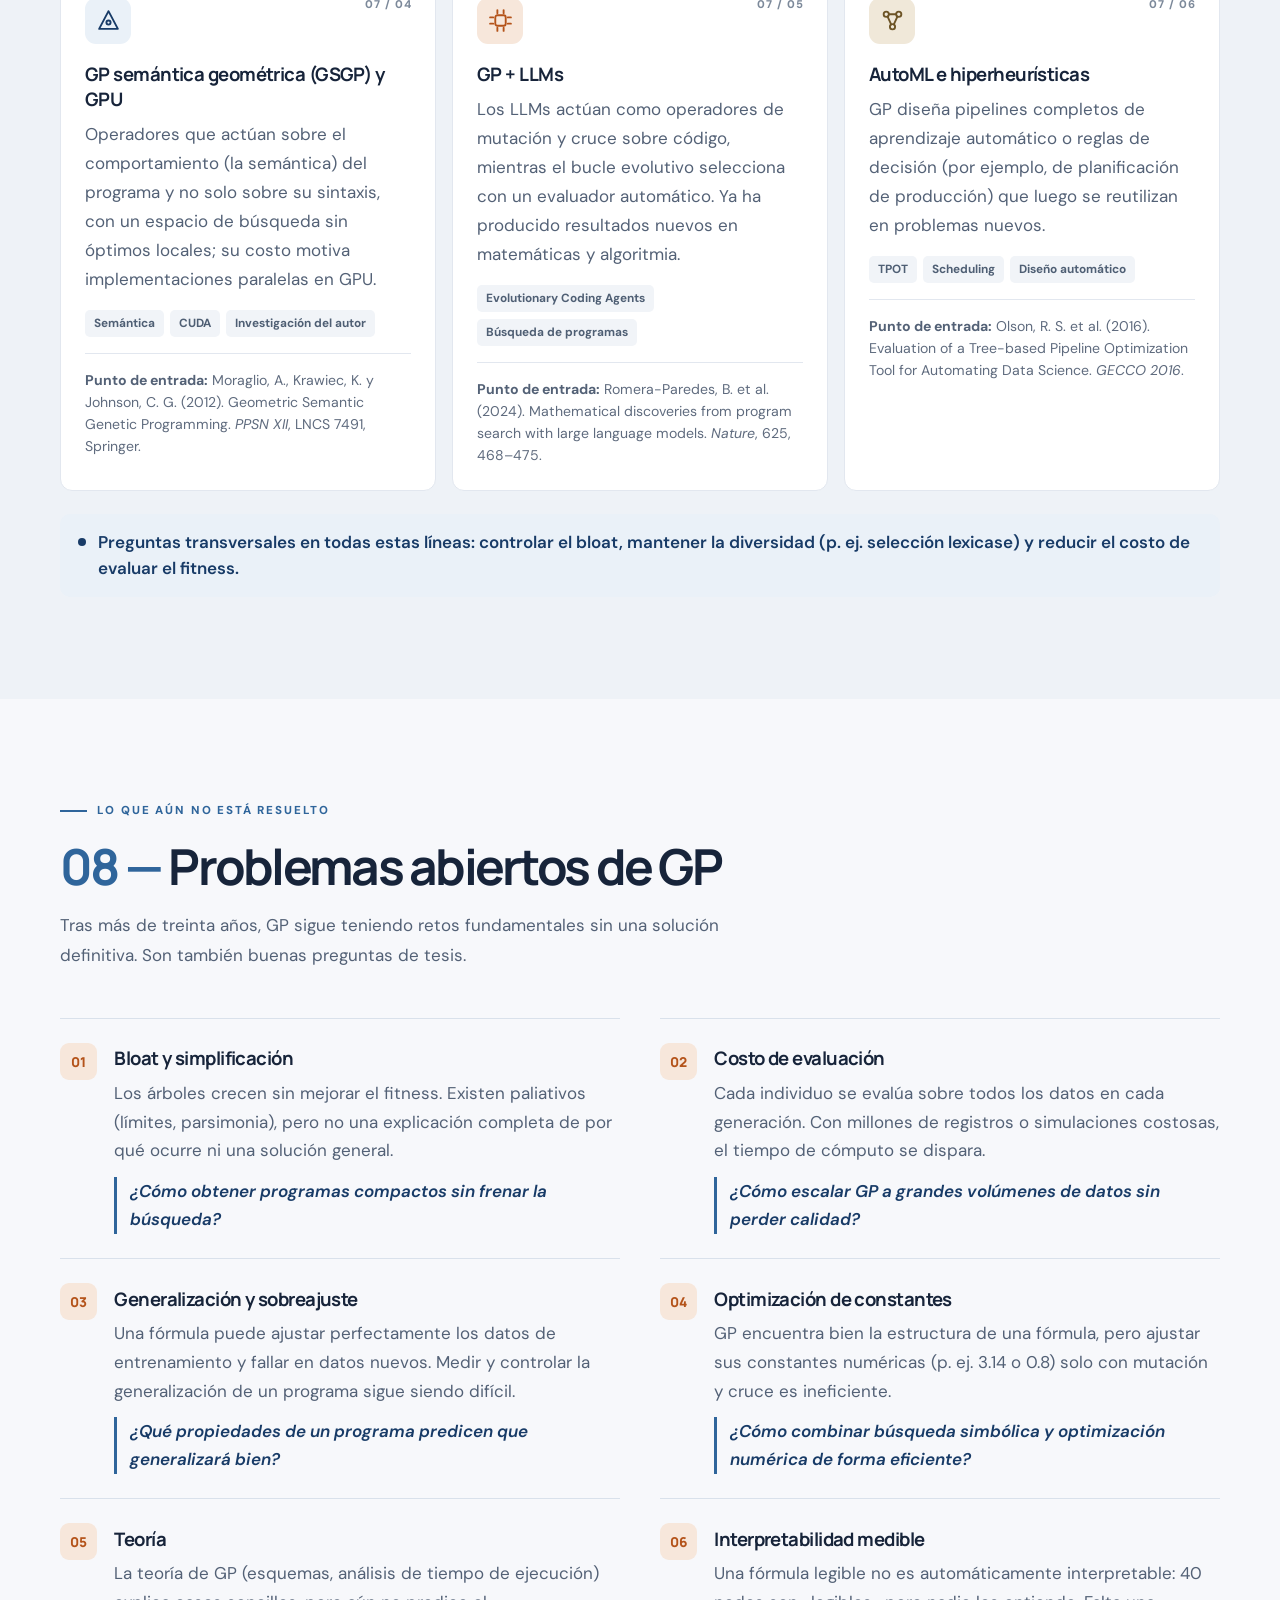
<file: gp-class.html>
<!doctype html>
<html lang="es">
<head>
  <meta charset="utf-8">
  <meta name="viewport" content="width=device-width, initial-scale=1">
  <meta name="description" content="Clase introductoria de Programación Genética: elementos, representación con árboles de expresión, historia, relevancia en 2026 y un ejemplo completo sobre y = x² + x.">
  <meta name="theme-color" content="#f7f8fb">
  <title>Programación Genética · Clase introductoria | José Manuel Muñoz Contreras</title>
  <link rel="icon" type="image/png" sizes="32x32" href="favicon-32.png">
  <link rel="icon" type="image/avif" href="logo.avif">
  <link rel="apple-touch-icon" href="apple-touch-icon.png">
  <link rel="preconnect" href="https://fonts.googleapis.com">
  <link rel="preconnect" href="https://fonts.gstatic.com" crossorigin>
  <link href="https://fonts.googleapis.com/css2?family=DM+Sans:wght@400;500;600;700&family=JetBrains+Mono:wght@500;600;700&family=Manrope:wght@500;600;700;800&display=swap" rel="stylesheet">
  <script>document.documentElement.classList.add('js');</script>
  <style>
    :root {
      --ink: #17243a;
      --ink-soft: #536176;
      --muted: #5f6b7e;
      --paper: #f7f8fb;
      --white: #ffffff;
      --line: #e2e7ef;
      --tint: #eef2f7;
      --navy: #183b67;
      --blue: #2f659b;
      --blue-soft: #eaf1f8;
      --sand: #f0e8d9;
      --green: #2f7a5b;
      --green-ink: #1f4d3a;
      --green-soft: #dcebe4;
      --orange: #b4531a;
      --orange-soft: #f7e7db;
      --dark: #142d4a;
      --darker: #10243b;
      --serif: Georgia, "Times New Roman", serif;
      --sans: "DM Sans", system-ui, sans-serif;
      --display: "Manrope", "DM Sans", sans-serif;
      --mono: "JetBrains Mono", ui-monospace, "SFMono-Regular", Consolas, monospace;
      --shadow: 0 20px 55px rgba(25, 47, 77, .08);
      --header-h: 76px;
    }
    * { box-sizing: border-box; }
    html { scroll-behavior: smooth; scroll-padding-top: calc(var(--header-h) + 16px); -webkit-text-size-adjust: 100%; }
    body { margin: 0; overflow-x: hidden; color: var(--ink); background: var(--paper); font: 400 1.0625rem/1.6 var(--sans); -webkit-font-smoothing: antialiased; }
    a { color: inherit; text-decoration: none; }
    button { font: inherit; }
    svg { max-width: 100%; }
    p { margin: 0 0 1rem; }
    code, .mono { font-family: var(--mono); font-size: .9em; font-weight: 600; }
    code { padding: .08em .35em; border-radius: 5px; background: var(--blue-soft); color: var(--navy); white-space: nowrap; }
    ::selection { background: #d8e6f4; color: var(--ink); }
    :focus-visible { outline: 3px solid #77a9d8; outline-offset: 3px; }
    .skip-link { position: absolute; left: 1rem; top: -4rem; z-index: 100; background: #fff; padding: .75rem 1rem; border-radius: .5rem; }
    .skip-link:focus { top: 1rem; }
    .sr-only { position: absolute; width: 1px; height: 1px; padding: 0; margin: -1px; overflow: hidden; clip: rect(0 0 0 0); white-space: nowrap; border: 0; }

    /* ---------- Progreso, cabecera y navegación ---------- */
    .progress { position: fixed; top: 0; left: 0; right: 0; z-index: 80; height: 3px; background: var(--blue); transform: scaleX(0); transform-origin: 0 50%; }
    .site-header { position: sticky; top: 0; z-index: 50; background: rgba(247,248,251,.92); border-bottom: 1px solid rgba(226,231,239,.8); backdrop-filter: blur(18px); -webkit-backdrop-filter: blur(18px); }
    .shell { width: min(1160px, calc(100% - 48px)); margin-inline: auto; }
    .nav-wrap { min-height: var(--header-h); display: flex; align-items: center; justify-content: space-between; gap: 1.5rem; }
    .brand { display: inline-flex; align-items: center; gap: .75rem; flex-shrink: 0; }
    .brand-mark { width: 39px; height: 39px; padding: 5px; object-fit: contain; background: var(--white); border-radius: 11px; box-shadow: inset 0 0 0 1px var(--line); }
    .brand-name { display: grid; font-size: .76rem; line-height: 1.35; letter-spacing: -.01em; color: var(--ink-soft); }
    .brand-name b { font-size: .86rem; color: var(--ink); font-weight: 700; }
    .primary-nav { display: flex; align-items: center; gap: clamp(.7rem, 1.25vw, 1.25rem); }
    .primary-nav a { position: relative; padding: .4rem 0; color: #4e5d72; font-size: .8rem; font-weight: 600; white-space: nowrap; transition: color .2s; }
    .primary-nav a .n { margin-right: .3rem; color: #8090a5; font: 700 .7rem var(--display); }
    .primary-nav a::after { content: ""; position: absolute; left: 0; right: 0; bottom: -2px; height: 2px; border-radius: 2px; background: var(--blue); transform: scaleX(0); transition: transform .25s; }
    .primary-nav a:hover, .primary-nav a:focus-visible, .primary-nav a.active { color: var(--blue); }
    .primary-nav a.active .n { color: var(--blue); }
    .primary-nav a.active::after { transform: scaleX(1); }
    .menu-toggle { display: none; }

    /* ---------- Componentes base del sitio ---------- */
    .section { padding-block: clamp(5rem, 8vw, 7rem); }
    .tinted { background: var(--tint); }
    .section-heading { max-width: 780px; margin-bottom: clamp(2rem, 4vw, 3rem); }
    .eyebrow { display: flex; align-items: center; gap: .65rem; margin: 0 0 1.1rem; color: var(--blue); text-transform: uppercase; font-size: .72rem; font-weight: 800; letter-spacing: .16em; }
    .eyebrow-line { display: inline-block; width: 27px; height: 2px; background: currentColor; }
    .sec-title { margin: 0; font: 700 clamp(2rem, 4vw, 3.1rem)/1.15 var(--display); letter-spacing: -.055em; }
    .sec-num { color: var(--blue); }
    .section-intro { max-width: 680px; margin: 1rem 0 0; color: var(--ink-soft); line-height: 1.75; }
    .button { display: inline-flex; align-items: center; justify-content: center; gap: 1rem; min-height: 50px; padding: .8rem 1.25rem; border: 0; border-radius: 8px; font-size: .92rem; font-weight: 700; cursor: pointer; transition: transform .2s, box-shadow .2s, background .2s; }
    .button:hover { transform: translateY(-2px); }
    .button-primary { background: var(--navy); color: #fff; box-shadow: 0 8px 20px rgba(24,59,103,.16); }
    .button-primary:hover { background: #214e7e; box-shadow: 0 12px 26px rgba(24,59,103,.2); }
    .button-secondary { border: 1px solid #d8e0e9; background: rgba(255,255,255,.6); color: var(--ink); }
    .button-light { background: #fff; color: var(--navy); }
    .meta-dot { display: inline-block; width: 7px; height: 7px; border-radius: 50%; background: #6b9a86; flex-shrink: 0; }
    .grid-2, .grid-3, .grid-4 { display: grid; gap: 1rem; }
    .grid-2 { grid-template-columns: repeat(2, minmax(0, 1fr)); }
    .grid-3 { grid-template-columns: repeat(3, minmax(0, 1fr)); }
    .grid-4 { grid-template-columns: repeat(4, minmax(0, 1fr)); }
    .card { position: relative; min-width: 0; padding: 1.5rem; background: #fff; border: 1px solid var(--line); border-radius: 12px; }
    .card-index { position: absolute; top: 1.35rem; right: 1.4rem; color: #7c899a; font-size: .7rem; font-weight: 800; letter-spacing: .1em; }
    .card h3 { margin: 1.15rem 0 .5rem; font: 700 1.16rem/1.35 var(--display); letter-spacing: -.03em; }
    .card p { margin: 0; color: var(--ink-soft); line-height: 1.7; }
    .icon-box { display: grid; place-items: center; width: 46px; height: 46px; border-radius: 11px; background: var(--blue-soft); color: var(--navy); }
    .icon-box svg { width: 25px; height: 25px; fill: none; stroke: currentColor; stroke-width: 1.8; stroke-linecap: round; stroke-linejoin: round; }
    .icon-box.green { background: var(--green-soft); color: var(--green-ink); }
    .icon-box.orange { background: var(--orange-soft); color: var(--orange); }
    .icon-box.sand { background: var(--sand); color: #6d5426; }
    .tag-list { display: flex; flex-wrap: wrap; gap: .4rem; margin-top: 1.1rem; }
    .tag-list span { padding: .27rem .55rem; border-radius: 5px; background: #f1f4f8; color: #4f5f74; font-size: .74rem; font-weight: 700; }

    /* Mensajes clave */
    .keyquote { margin: clamp(2rem, 4vw, 3rem) 0 0; padding: 1.6rem 1.8rem; border-left: 4px solid var(--blue); border-radius: 0 12px 12px 0; background: #fff; color: var(--navy); font: 600 clamp(1.25rem, 2.3vw, 1.65rem)/1.45 var(--display); letter-spacing: -.03em; box-shadow: 0 10px 35px rgba(25,47,77,.04); }
    .keyquote p { margin: 0; }
    .callout { display: flex; align-items: flex-start; gap: .75rem; margin: 1.4rem 0 0; padding: .95rem 1.15rem; border-radius: 10px; background: var(--blue-soft); color: var(--navy); font-weight: 600; line-height: 1.55; }
    .callout::before { content: ""; flex-shrink: 0; width: 8px; height: 8px; margin-top: .55em; border-radius: 50%; background: currentColor; }
    .callout.green { background: var(--green-soft); color: var(--green-ink); }
    .callout.orange { background: var(--orange-soft); color: #8a3d10; }

    /* ---------- Diagramas SVG ---------- */
    .figure { margin: 0; padding: clamp(1rem, 2vw, 1.5rem); background: #fff; border: 1px solid var(--line); border-radius: 14px; min-width: 0; }
    .figure figcaption { margin-top: .8rem; color: var(--muted); font-size: .92rem; line-height: 1.55; }
    .diagram { display: block; width: 100%; height: auto; overflow: visible; }
    .diagram .edge { stroke: #9aabbf; stroke-width: 2; fill: none; }
    .diagram .edge.ghost { stroke: #c3cddb; stroke-dasharray: 4 5; }
    .diagram .nd text { font: 600 17px var(--mono); text-anchor: middle; dominant-baseline: central; }
    .diagram .fn circle { fill: var(--navy); }
    .diagram .fn text { fill: #fff; }
    .diagram .leaf circle { fill: var(--green-soft); stroke: var(--green); stroke-width: 2; }
    .diagram .leaf text { fill: var(--green-ink); }
    .diagram .mut circle { fill: var(--orange); stroke: none; }
    .diagram .mut text { fill: #fff; }
    .diagram .new circle { stroke: var(--orange); stroke-width: 3.5; }
    .diagram .slot { fill: none; stroke: #b5c1d0; stroke-width: 1.5; stroke-dasharray: 4 4; }
    .diagram .cut { fill: rgba(180,83,26,.06); stroke: var(--orange); stroke-width: 2; stroke-dasharray: 6 5; }
    .diagram .guide { stroke: #e3e8ef; stroke-width: 1; stroke-dasharray: 3 5; }
    .diagram .lbl { font: 600 14px var(--sans); fill: var(--ink-soft); text-anchor: middle; }
    .diagram .lbl-mono { font: 600 15px var(--mono); fill: var(--ink); text-anchor: middle; }
    .diagram .note { font: 500 13px var(--sans); fill: var(--muted); }
    .diagram .note.mid { text-anchor: middle; }
    .diagram .note.ok { fill: var(--green); font-weight: 700; }
    .diagram .note.warn { fill: var(--orange); font-weight: 700; }
    .diagram .val rect { fill: var(--blue-soft); stroke: #bcd0e5; }
    .diagram .val text { font: 700 12px var(--mono); fill: var(--navy); text-anchor: middle; dominant-baseline: central; }
    .diagram .arrow { stroke: var(--ink-soft); stroke-width: 2; fill: none; }
    .diagram .arrow.soft { stroke: #8796ab; stroke-dasharray: 5 5; }
    .diagram .arrowhead { fill: var(--ink-soft); }
    .diagram.sm .nd text { font-size: 14px; }
    .diagram .box rect { fill: #fff; stroke: #c4d0de; stroke-width: 1.5; }
    .diagram .box text { font: 600 14px var(--sans); fill: var(--ink); text-anchor: middle; dominant-baseline: central; }
    .diagram .box.start rect { fill: var(--blue-soft); stroke: var(--blue); }
    .diagram .box.eval rect { fill: #fff; stroke: var(--navy); stroke-width: 2; }
    .diagram .box.best rect { fill: var(--green-soft); stroke: var(--green); stroke-width: 2; }
    .diagram .box.best text { fill: var(--green-ink); }
    .diagram .box.mutb rect { fill: var(--orange-soft); stroke: var(--orange); }
    .diagram .decision polygon { fill: var(--sand); stroke: #a8874f; stroke-width: 1.5; }
    .diagram .decision text { font: 700 14px var(--sans); fill: #5a4320; text-anchor: middle; dominant-baseline: central; }
    .panels { display: grid; gap: .75rem 1rem; }
    .panels-4 { grid-template-columns: repeat(4, minmax(0, 1fr)); }
    .panels-5 { grid-template-columns: repeat(5, minmax(0, 1fr)); gap: .5rem; }
    .panels-2 { grid-template-columns: repeat(2, minmax(0, 1fr)); gap: .5rem 1rem; }
    .panel-divider { grid-column: 1 / -1; display: flex; align-items: center; gap: .8rem; margin: .6rem 0; color: var(--orange); font-size: .85rem; font-weight: 700; }
    .panel-divider::before, .panel-divider::after { content: ""; flex: 1; height: 1px; background: var(--line); }
    .panel { display: flex; flex-direction: column; align-items: center; min-width: 0; }
    .panel .diagram { max-width: 220px; }
    .panel-cap { margin-top: .35rem; color: var(--ink-soft); font-size: .9rem; line-height: 1.45; text-align: center; }
    .panels-5 .panel-cap { font: 600 .82rem var(--mono); color: var(--ink); }
    .panel-cap b { color: var(--navy); }
    .panel-cap code { font-size: .85em; }
    .panel-cap .ok { color: var(--green); font-weight: 700; }
    .panel-cap .warn { color: var(--orange); font-weight: 700; }
    .legend { display: flex; flex-wrap: wrap; gap: .5rem 1.1rem; margin-top: .9rem; color: var(--ink-soft); font-size: .88rem; }
    .legend span { display: inline-flex; align-items: center; gap: .45rem; }
    .legend i { display: inline-block; width: 14px; height: 14px; border-radius: 50%; }
    .legend .l-fn { background: var(--navy); }
    .legend .l-leaf { background: var(--green-soft); box-shadow: inset 0 0 0 2px var(--green); }
    .legend .l-mut { background: var(--orange); }
    .legend .l-cut { border-radius: 4px; box-shadow: inset 0 0 0 2px var(--orange); background: rgba(180,83,26,.06); }
    .legend .l-val { border-radius: 4px; background: var(--blue-soft); box-shadow: inset 0 0 0 1px #bcd0e5; }

    /* ---------- Hero ---------- */
    .hero { display: grid; grid-template-columns: 1.02fr .98fr; align-items: center; gap: clamp(2.5rem, 6vw, 5.5rem); min-height: min(820px, calc(100vh - var(--header-h))); padding-block: clamp(4rem, 7vw, 6.5rem); }
    .hero h1 { margin: 0; font: 700 clamp(2.9rem, 5.6vw, 5rem)/1.04 var(--display); letter-spacing: -.06em; }
    .hero-sub { margin: 1.1rem 0 0; max-width: 560px; color: var(--navy); font: 600 clamp(1.3rem, 2.2vw, 1.7rem)/1.35 var(--display); letter-spacing: -.035em; }
    .hero-lead { max-width: 540px; margin: 1.2rem 0 0; color: var(--ink-soft); line-height: 1.75; }
    .hero-actions { display: flex; flex-wrap: wrap; gap: .75rem; margin-top: 2rem; }
    .hero-visual { position: relative; display: grid; place-items: center; min-height: clamp(340px, 38vw, 500px); isolation: isolate; }
    .hero-visual::before { content: ""; position: absolute; inset: 4% 0; z-index: -2; background-image: radial-gradient(#cfd9e6 1.2px, transparent 1.2px); background-size: 22px 22px; -webkit-mask-image: radial-gradient(closest-side, #000 40%, transparent); mask-image: radial-gradient(closest-side, #000 40%, transparent); }
    .orbit { position: absolute; z-index: -1; border: 1px solid #c7d6e6; border-radius: 50%; }
    .orbit-one { width: 92%; height: 62%; transform: rotate(-14deg); }
    .orbit-two { width: 76%; height: 88%; transform: rotate(32deg); border-color: #d8e1ec; }
    .hero-card { width: 100%; max-width: 500px; padding: 1.1rem 1.1rem .6rem; background: rgba(255,255,255,.92); border: 1px solid var(--line); border-radius: 18px; box-shadow: var(--shadow); }
    .hero-card-top { display: flex; justify-content: space-between; gap: 1rem; padding: 0 .3rem .4rem; color: var(--muted); font-size: .72rem; font-weight: 800; letter-spacing: .12em; text-transform: uppercase; }

    /* ---------- 01 Caja negra ---------- */
    .compare { display: grid; grid-template-columns: repeat(2, minmax(0, 1fr)); gap: 1rem; }
    .compare-card { display: flex; flex-direction: column; gap: 1rem; padding: clamp(1.5rem, 3vw, 2.3rem); border-radius: 14px; min-height: 300px; }
    .compare-card h3 { margin: 0; font: 700 clamp(1.35rem, 2.3vw, 1.75rem)/1.2 var(--display); letter-spacing: -.04em; }
    .compare-card p { margin: 0; line-height: 1.7; }
    .compare-label { font-size: .72rem; font-weight: 800; letter-spacing: .14em; text-transform: uppercase; }
    .compare-dl { color: #fff; background: linear-gradient(145deg, #26344b, #121a28); }
    .compare-dl .compare-label { color: #aebad0; }
    .compare-dl p { color: #d3dae6; }
    .compare-gp { background: #fff; border: 1px solid var(--line); }
    .compare-gp .compare-label { color: var(--green); }
    .compare-gp p { color: var(--ink-soft); }
    .compare-icon { width: 72px; height: 72px; }
    .compare-formula { margin-top: auto; padding: .8rem 1rem; border-radius: 9px; background: var(--green-soft); color: var(--green-ink); font: 700 1.05rem var(--mono); overflow-wrap: anywhere; }
    .compare-weights { margin-top: auto; padding: .8rem 1rem; border-radius: 9px; background: rgba(255,255,255,.06); color: #aebad0; font: 600 .85rem/1.5 var(--mono); overflow: hidden; white-space: nowrap; text-overflow: ellipsis; }

    /* ---------- 02 Idea central ---------- */
    .definition { max-width: 940px; margin: 0 0 clamp(2rem, 4vw, 3rem); color: #273c57; font: 500 clamp(1.4rem, 2.6vw, 2.05rem)/1.45 var(--display); letter-spacing: -.035em; }
    .definition strong { color: var(--navy); font-weight: 800; }
    .idea-layout { display: grid; grid-template-columns: minmax(0, 1fr) minmax(0, 1fr); gap: clamp(1.5rem, 4vw, 3rem); align-items: start; }
    .concepts { display: grid; gap: 1rem; }
    .concept { display: grid; grid-template-columns: auto 1fr; gap: 1rem; align-items: start; }
    .concept h3 { margin: .1rem 0 .3rem; }
    .concept-num { color: var(--blue); font: 800 .8rem var(--display); letter-spacing: .1em; }

    /* ---------- 03 Anatomía ---------- */
    .anat-nav { display: flex; flex-wrap: wrap; gap: .5rem; margin: 0 0 1rem; padding: 0; list-style: none; }
    .anat-nav a { display: inline-flex; align-items: center; gap: .4rem; padding: .45rem .8rem; border: 1px solid var(--line); border-radius: 999px; background: #fff; color: var(--ink-soft); font-size: .86rem; font-weight: 600; transition: border-color .2s, color .2s; }
    .anat-nav a:hover, .anat-nav a:focus-visible { border-color: var(--blue); color: var(--blue); }
    .anat-nav b { color: var(--blue); font: 800 .76rem var(--display); }
    .problem-strip { display: flex; flex-wrap: wrap; align-items: center; gap: .6rem 1.4rem; margin: 0 0 1rem; padding: 1rem 1.2rem; border: 1px solid #cfe0d7; border-radius: 12px; background: #f2f8f5; color: var(--green-ink); font-size: .95rem; }
    .problem-strip strong { font-family: var(--display); }
    .problem-strip .data { font: 600 .92rem var(--mono); }
    .anat { display: grid; grid-template-columns: minmax(0, .92fr) minmax(0, 1.08fr); gap: clamp(1.5rem, 4vw, 3.5rem); align-items: start; padding-block: clamp(2.5rem, 5vw, 4rem); border-top: 1px solid #d9e1eb; }
    .anat-full { grid-column: 1 / -1; min-width: 0; }
    .anat-num { margin: 0; color: var(--blue); font: 800 .78rem var(--display); letter-spacing: .14em; text-transform: uppercase; }
    .anat h3 { margin: .45rem 0 .8rem; font: 700 clamp(1.5rem, 2.6vw, 2rem)/1.2 var(--display); letter-spacing: -.045em; }
    .anat .def { color: #273c57; font-size: 1.125rem; line-height: 1.65; }
    .points { margin: 0; padding-left: 1.15rem; color: var(--ink-soft); }
    .points li { margin: .4rem 0; padding-left: .2rem; }
    .points li::marker { color: var(--blue); }
    .points strong { color: var(--ink); }
    .example-box { margin-top: 1.3rem; padding: 1.05rem 1.2rem; border: 1px solid var(--line); border-radius: 10px; background: #fff; }
    .example-box h4, .mini-title { margin: 0 0 .5rem; color: var(--green); font-size: .72rem; font-weight: 800; letter-spacing: .14em; text-transform: uppercase; }
    .example-box p { margin: 0; color: var(--ink-soft); }
    .example-box p + p { margin-top: .5rem; }
    .calc { display: block; margin-top: .55rem; padding: .6rem .8rem; border-radius: 8px; background: #f5f7fa; color: var(--ink); font: 600 .92rem/1.6 var(--mono); overflow-x: auto; }
    .stack { display: grid; gap: 1rem; min-width: 0; }
    .mini-card { padding: 1.15rem 1.25rem; background: #fff; border: 1px solid var(--line); border-radius: 12px; min-width: 0; }
    .mini-card h4 { margin: 0 0 .35rem; font: 700 1.05rem var(--display); letter-spacing: -.02em; }
    .mini-card p { margin: 0; color: var(--ink-soft); font-size: 1rem; line-height: 1.65; }
    .mini-card .icon-box { width: 40px; height: 40px; margin-bottom: .8rem; }
    .mini-card .icon-box svg { width: 22px; height: 22px; }
    .mini-card .ex { display: block; margin-top: .6rem; color: var(--navy); font: 600 .9rem var(--mono); }

    /* Tablas */
    .table-wrap { overflow-x: auto; border: 1px solid var(--line); border-radius: 12px; background: #fff; }
    .data-table { width: 100%; border-collapse: collapse; font-size: .97rem; }
    .data-table caption { padding: .9rem 1rem .2rem; color: var(--muted); font-size: .88rem; text-align: left; }
    .data-table th, .data-table td { padding: .72rem .95rem; border-bottom: 1px solid #edf0f5; text-align: left; white-space: nowrap; }
    .data-table thead th { background: #f8fafc; color: var(--muted); font-size: .74rem; font-weight: 800; letter-spacing: .08em; text-transform: uppercase; }
    .data-table tbody tr:last-child td, .data-table tbody tr:last-child th { border-bottom: 0; }
    .data-table td.num, .data-table th.num { text-align: right; font-family: var(--mono); font-weight: 600; }
    .data-table td.f { font-family: var(--mono); font-weight: 600; color: var(--navy); }
    .data-table td.wrap { white-space: normal; min-width: 220px; color: var(--ink-soft); }
    .data-table tr.best td { background: #eef6f1; }
    .data-table tr.best td:first-child { box-shadow: inset 4px 0 0 var(--green); }
    .badge { display: inline-block; margin-left: .4rem; padding: .12rem .45rem; border-radius: 5px; background: var(--green); color: #fff; font: 700 .68rem var(--sans); letter-spacing: .06em; text-transform: uppercase; vertical-align: middle; }
    .badge.orange { background: var(--orange); }
    .fbar { display: inline-block; height: 8px; margin-right: .55rem; border-radius: 4px; background: var(--green); vertical-align: middle; }

    /* Selección */
    .tourney { display: flex; flex-wrap: wrap; align-items: stretch; gap: .6rem; margin-top: .8rem; }
    .cand { flex: 1 1 110px; padding: .65rem .8rem; border: 1px solid var(--line); border-radius: 10px; background: #f8fafc; }
    .cand .f { display: block; color: var(--navy); font: 700 1rem var(--mono); }
    .cand small { display: block; margin-top: .15rem; color: var(--muted); font-size: .82rem; }
    .cand.win { border: 2px solid var(--green); background: var(--green-soft); }
    .cand.win .f { color: var(--green-ink); }
    .roulette { display: flex; height: 36px; margin-top: .8rem; overflow: hidden; border-radius: 8px; }
    .roulette span { display: grid; place-items: center; color: #fff; font: 700 .78rem var(--mono); white-space: nowrap; overflow: hidden; }
    .roulette-legend { display: flex; flex-wrap: wrap; gap: .3rem .9rem; margin-top: .6rem; color: var(--ink-soft); font-size: .84rem; }
    .roulette-legend span { display: inline-flex; align-items: center; gap: .35rem; font-family: var(--mono); }
    .roulette-legend i { width: 10px; height: 10px; border-radius: 3px; display: inline-block; }
    .c1 { background: var(--green); } .c2 { background: var(--navy); } .c3 { background: var(--blue); } .c4 { background: #5d7fa6; } .c5 { background: #7d93ad; }

    /* Detalles desplegables */
    .reveal-example { margin-top: 1rem; }
    .reveal-example summary { display: inline-flex; align-items: center; gap: .6rem; min-height: 44px; padding: .6rem 1rem; border: 1px solid #c9d6e5; border-radius: 8px; background: #fff; color: var(--navy); font-size: .92rem; font-weight: 700; cursor: pointer; list-style: none; transition: border-color .2s, background .2s; }
    .reveal-example summary::-webkit-details-marker { display: none; }
    .reveal-example summary::before { content: "+"; display: grid; place-items: center; width: 20px; height: 20px; border-radius: 50%; background: var(--blue-soft); font: 800 .95rem/1 var(--mono); }
    .reveal-example[open] summary::before { content: "−"; }
    .reveal-example summary:hover { border-color: var(--blue); background: var(--blue-soft); }
    .reveal-example .when-open { display: none; }
    .reveal-example[open] .when-open { display: inline; }
    .reveal-example[open] .when-closed { display: none; }
    .reveal-example .figure { margin-top: 1rem; }

    /* Bloat */
    .size-bars { display: grid; gap: .7rem; margin-top: .8rem; }
    .size-row { display: grid; grid-template-columns: minmax(0, 1fr); gap: .3rem; }
    .size-row .f { font: 600 .88rem var(--mono); color: var(--ink); overflow-wrap: anywhere; }
    .size-track { display: flex; align-items: center; gap: .6rem; color: var(--muted); font-size: .85rem; }
    .size-track i { display: block; height: 12px; border-radius: 6px; background: var(--green); }
    .size-track i.bloat { background: var(--orange); }

    /* Flujo */
    .flow-wrap { margin-top: clamp(2.5rem, 5vw, 3.5rem); }
    .flow-v { display: none; max-width: 360px; margin-inline: auto; }

    /* ---------- 04 Historia ---------- */
    .timeline { position: relative; display: grid; grid-template-columns: repeat(4, minmax(0, 1fr)); gap: 1.5rem; margin: 0; padding: 0; list-style: none; }
    .timeline::before { content: ""; position: absolute; top: 9px; left: 0; right: 0; height: 2px; background: linear-gradient(90deg, var(--blue), #6b9a86); }
    .tl-item { position: relative; padding-top: 2.4rem; }
    .tl-item::before { content: ""; position: absolute; top: 1px; left: 0; width: 18px; height: 18px; border: 3px solid var(--blue); border-radius: 50%; background: var(--paper); }
    .tl-item:last-child::before { border-color: #3e7f63; background: var(--green-soft); }
    .tl-year { color: var(--navy); font: 800 clamp(1.3rem, 2vw, 1.6rem)/1.2 var(--display); letter-spacing: -.04em; }
    .tl-item h3 { margin: .45rem 0 .4rem; font: 700 1.08rem/1.35 var(--display); letter-spacing: -.02em; }
    .tl-item p { margin: 0; color: var(--ink-soft); font-size: 1rem; line-height: 1.65; }

    /* ---------- 05/06 tarjetas grandes ---------- */
    .big-card { padding: clamp(1.5rem, 3vw, 2rem); }
    .big-card h3 { font-size: 1.3rem; }
    .domain { margin: 1.1rem 0 0; color: var(--blue); font-size: .72rem; font-weight: 800; letter-spacing: .13em; text-transform: uppercase; }
    .domain + h3 { margin-top: .4rem; }
    .impact { margin-top: 1.1rem !important; padding-top: 1rem; border-top: 1px solid var(--line); color: var(--navy) !important; font-weight: 600; }
    .footnote { margin: 1.2rem 0 0; color: var(--muted); font-size: .88rem; line-height: 1.6; }

    /* ---------- 07 Investigación ---------- */
    .research-card { display: flex; flex-direction: column; }
    .research-card .tag-list { margin-top: 1rem; }
    .research-ref { margin-top: auto !important; padding-top: 1rem; font-size: .88rem; line-height: 1.55 !important; color: var(--muted) !important; }
    .research-card .tag-list + .research-ref { margin-top: 1rem !important; border-top: 1px solid var(--line); }
    .research-ref b { color: var(--ink-soft); }

    /* ---------- 08 Problemas abiertos ---------- */
    .open-list { display: grid; grid-template-columns: repeat(2, minmax(0, 1fr)); gap: 0 2.5rem; margin: 0; padding: 0; list-style: none; counter-reset: op; }
    .open-item { position: relative; padding: 1.5rem 0 1.5rem 3.4rem; border-top: 1px solid #d9e1eb; counter-increment: op; }
    .open-item::before { content: counter(op, decimal-leading-zero); position: absolute; left: 0; top: 1.5rem; display: grid; place-items: center; width: 2.3rem; height: 2.3rem; border-radius: 9px; background: var(--orange-soft); color: var(--orange); font: 800 .85rem var(--display); }
    .open-item h3 { margin: .2rem 0 .45rem; font: 700 1.16rem/1.35 var(--display); letter-spacing: -.03em; }
    .open-item p { margin: 0; color: var(--ink-soft); line-height: 1.7; }
    .open-item .open-q { margin-top: .7rem; padding-left: .8rem; border-left: 3px solid var(--blue); color: var(--navy); font-weight: 600; font-style: italic; }

    /* ---------- 09 Demo ---------- */
    .demo-layout { display: grid; gap: 1.25rem; }
    .demo-problem { display: grid; grid-template-columns: minmax(0, 1fr) auto; gap: 1.5rem; align-items: center; }
    .data-pairs { display: flex; gap: .5rem; flex-wrap: wrap; }
    .data-pairs span { padding: .5rem .8rem; border: 1px solid #cfe0d7; border-radius: 8px; background: #f2f8f5; color: var(--green-ink); font: 700 .95rem var(--mono); }

    /* ---------- 09 Referencias ---------- */
    .ref-list { margin: 0; padding: 0; list-style: none; border-top: 1px solid #d9e1eb; }
    .ref-item { display: grid; grid-template-columns: 90px minmax(0, 1fr); gap: 1.5rem; padding: 1.5rem 0; border-bottom: 1px solid #d9e1eb; }
    .ref-year { padding-top: .15rem; color: var(--blue); font: 800 .95rem var(--display); }
    .ref-kind { color: var(--muted); font-size: .72rem; font-weight: 800; letter-spacing: .13em; text-transform: uppercase; }
    .ref-cite { margin: .35rem 0 0; color: var(--ink); line-height: 1.6; }
    .ref-note { margin: .35rem 0 0; color: var(--ink-soft); font-size: .95rem; }
    .ref-key { padding-inline: 1rem; margin-inline: -1rem; border-radius: 10px; background: var(--blue-soft); border-bottom-color: transparent; }
    .ref-key .ref-kind { color: var(--blue); }

    /* ---------- Cierre y footer ---------- */
    .closing { background: var(--dark); color: #fff; }
    .closing .eyebrow { color: #a9c5e0; }
    .closing .sec-title { color: #fff; }
    .closing .section-intro { color: #cfdae7; }
    .takeaways { display: grid; grid-template-columns: repeat(2, minmax(0, 1fr)); gap: 1rem; margin: 0; padding: 0; list-style: none; counter-reset: tk; }
    .takeaways li { position: relative; padding: 1.4rem 1.5rem 1.4rem 4.2rem; border: 1px solid rgba(255,255,255,.14); border-radius: 12px; background: rgba(255,255,255,.06); color: #e5ebf3; line-height: 1.6; counter-increment: tk; }
    .takeaways li::before { content: counter(tk, decimal-leading-zero); position: absolute; left: 1.4rem; top: 1.4rem; color: #a9c5e0; font: 800 1rem var(--display); }
    .takeaways strong { color: #fff; }
    .closing-actions { display: flex; flex-wrap: wrap; gap: .75rem; margin-top: 2.2rem; }
    .site-footer { padding: 1.7rem 0 1rem; background: var(--darker); color: #c3cfdd; }
    .footer-inner { display: flex; align-items: center; justify-content: space-between; gap: 1.5rem; padding-bottom: 1.4rem; }
    .footer-inner p { margin: 0; font-size: .85rem; }
    .footer-brand .brand-name, .footer-brand .brand-name b { color: #e5ebf3; }
    .footer-links { display: flex; gap: 1.2rem; font-size: .85rem; font-weight: 700; }
    .footer-links a { color: #d9e4f0; }
    .footer-links a:hover, .footer-links a:focus-visible { text-decoration: underline; }
    .footer-bottom { display: flex; justify-content: space-between; gap: 1rem; padding-top: 1rem; border-top: 1px solid rgba(255,255,255,.12); color: #9fb0c4; font-size: .78rem; }

    .to-top { position: fixed; right: 20px; bottom: 20px; z-index: 60; display: grid; place-items: center; width: 46px; height: 46px; border: 1px solid #d4dce7; border-radius: 50%; background: #fff; color: var(--navy); font-size: 1.1rem; font-weight: 800; cursor: pointer; box-shadow: 0 10px 25px rgba(25,47,77,.12); opacity: 0; transform: translateY(10px); pointer-events: none; transition: opacity .25s, transform .25s; }
    .to-top.visible { opacity: 1; transform: none; pointer-events: auto; }

    /* Fade-in sutil */
    .js .reveal { opacity: 0; transform: translateY(14px); transition: opacity .6s ease, transform .6s ease; }
    .js .reveal.in { opacity: 1; transform: none; }

    /* ---------- Responsive ---------- */
    @media (max-width: 1680px) {
      .brand-name { display: none; }
    }
    @media (max-width: 1280px) {
      .primary-nav { gap: clamp(.6rem, 1.2vw, 1rem); }
    }
    @media (max-width: 1260px) {
      .primary-nav a .n { display: none; }
    }
    @media (max-width: 900px) {
      :root { --header-h: 68px; }
      .shell { width: min(100% - 36px, 720px); }
      .brand-name { display: grid; }
      .menu-toggle { display: flex; flex-direction: column; justify-content: center; gap: 5px; width: 44px; height: 44px; border: 1px solid var(--line); border-radius: 9px; background: #fff; cursor: pointer; }
      .menu-toggle span { width: 18px; height: 2px; margin-inline: auto; background: var(--ink); }
      .primary-nav { display: none; position: absolute; top: calc(100% + 1px); left: 0; right: 0; flex-direction: column; align-items: stretch; gap: 0; padding: .6rem 18px 1rem; background: rgba(247,248,251,.98); border-bottom: 1px solid var(--line); box-shadow: 0 18px 25px rgba(25,47,77,.08); max-height: calc(100vh - var(--header-h)); overflow-y: auto; }
      .primary-nav.open { display: flex; }
      .primary-nav a { padding: .8rem .3rem; border-bottom: 1px solid #e9edf3; font-size: .95rem; }
      .primary-nav a .n { display: inline; }
      .primary-nav a::after { display: none; }
      .hero { grid-template-columns: 1fr; min-height: 0; gap: 2rem; padding-top: 3.5rem; }
      .hero-visual { width: min(100%, 520px); margin-inline: auto; min-height: 0; padding-block: 1.5rem; }
      .compare, .idea-layout, .anat, .demo-problem { grid-template-columns: minmax(0, 1fr); }
      .anat > *, .idea-layout > *, .demo-problem > * { min-width: 0; }
      .grid-3 { grid-template-columns: repeat(2, minmax(0, 1fr)); }
      .grid-3 > :last-child:nth-child(odd) { grid-column: 1 / -1; }
      .grid-4 { grid-template-columns: repeat(2, minmax(0, 1fr)); }
      .flow-h { display: none; }
      .flow-v { display: block; }
      .timeline { grid-template-columns: minmax(0, 1fr); gap: 1.8rem; }
      .timeline::before { top: 0; bottom: 0; left: 8px; right: auto; width: 2px; height: auto; background: linear-gradient(180deg, var(--blue), #6b9a86); }
      .tl-item { padding: 0 0 0 2.6rem; }
      .tl-item::before { top: .3rem; }
      .takeaways, .open-list { grid-template-columns: minmax(0, 1fr); }
      .footer-inner { flex-wrap: wrap; }
    }
    @media (max-width: 600px) {
      body { font-size: 1.0625rem; }
      .shell { width: calc(100% - 32px); }
      .section { padding-block: 3rem; }
      .brand-name { font-size: .7rem; }
      .brand-name b { font-size: .78rem; }
      .hero { padding-top: 2.6rem; padding-bottom: 3rem; }
      .hero h1 { font-size: clamp(2.5rem, 12vw, 3.3rem); }
      .hero-actions .button { width: 100%; }
      .grid-2, .grid-3, .grid-4 { grid-template-columns: minmax(0, 1fr); }
      .grid-3 > :last-child:nth-child(odd) { grid-column: auto; }
      .panels-4 { grid-template-columns: repeat(2, minmax(0, 1fr)); gap: 1.25rem .75rem; }
      .panels-5 { grid-template-columns: repeat(3, minmax(0, 1fr)); gap: 1rem .5rem; }
      .compare-card { min-height: 0; }
      .keyquote { padding: 1.2rem 1.25rem; }
      .card, .big-card { padding: 1.25rem; }
      .data-table { font-size: .9rem; }
      .data-table th, .data-table td { padding: .6rem .7rem; }
      .takeaways li { padding: 1.2rem 1.2rem 1.2rem 3.6rem; }
      .takeaways li::before { left: 1.15rem; top: 1.2rem; }
      .footer-inner { flex-direction: column; align-items: flex-start; }
      .footer-bottom { flex-direction: column; gap: .35rem; }
      .ref-item { grid-template-columns: minmax(0, 1fr); gap: .3rem; }
      .ref-key { margin-inline: -.75rem; padding-inline: .75rem; }
      .to-top { right: 14px; bottom: 14px; }
    }
    @media (prefers-reduced-motion: reduce) {
      html { scroll-behavior: auto; }
      *, *::before, *::after { transition-duration: .01ms !important; animation-duration: .01ms !important; }
      .js .reveal { opacity: 1; transform: none; }
    }
  </style>
</head>
<body>
  <div class="progress" id="progress" aria-hidden="true"></div>
  <a class="skip-link" href="#main">Saltar al contenido</a>

  <header class="site-header">
    <div class="nav-wrap shell">
      <a class="brand" href="#inicio" aria-label="Programación Genética, ir al inicio de la clase">
        <img class="brand-mark" src="logo-square.png" alt="" width="39" height="39">
        <span class="brand-name"><b>Programación Genética</b>Dr. José Manuel Muñoz Contreras</span>
      </a>
      <button class="menu-toggle" type="button" aria-label="Abrir menú de secciones" aria-expanded="false" aria-controls="primary-nav">
        <span></span><span></span><span></span>
      </button>
      <nav id="primary-nav" class="primary-nav" aria-label="Secciones de la clase">
        <a href="#por-que"><span class="n">01</span>Por qué</a>
        <a href="#idea"><span class="n">02</span>Idea central</a>
        <a href="#anatomia"><span class="n">03</span>Anatomía</a>
        <a href="#historia"><span class="n">04</span>Historia</a>
        <a href="#relevancia"><span class="n">05</span>Relevancia</a>
        <a href="#aplicaciones"><span class="n">06</span>Aplicaciones</a>
        <a href="#investigacion"><span class="n">07</span>Investigación</a>
        <a href="#problemas"><span class="n">08</span>Problemas</a>
        <a href="#demo"><span class="n">09</span>Demo</a>
        <a href="#cierre"><span class="n">10</span>Cierre</a>
        <a href="#referencias"><span class="n">11</span>Referencias</a>
      </nav>
    </div>
  </header>

  <main id="main">
    <!-- ═════════════ HERO ═════════════ -->
    <section id="inicio" class="hero shell" aria-labelledby="hero-title">
      <div class="hero-copy">
        <h1 id="hero-title">Programación Genética</h1>
        <p class="hero-sub">Cuando los algoritmos evolucionan sus propias fórmulas</p>
        <p class="hero-lead">Una clase introductoria para quienes nunca han trabajado con Programación Genética (GP). Recorreremos cada elemento del algoritmo, cómo se representa y cómo, generación tras generación, descubre por sí solo la fórmula <code>x² + x</code>.</p>
        <div class="hero-actions">
          <a class="button button-primary" href="#por-que">Comenzar la clase <span aria-hidden="true">↓</span></a>
          <a class="button button-secondary" href="#anatomia">Ir a la anatomía de GP</a>
        </div>
      </div>

      <div class="hero-visual">
        <span class="orbit orbit-one" aria-hidden="true"></span>
        <span class="orbit orbit-two" aria-hidden="true"></span>
        <div class="hero-card">
          <div class="hero-card-top" aria-hidden="true"><span>Mejor individuo</span><span>y = x² + x</span></div>
          <svg class="diagram" viewBox="0 0 480 350" role="img" aria-labelledby="hero-svg-t hero-svg-d">
            <title id="hero-svg-t">Un árbol de expresión que evoluciona</title>
            <desc id="hero-svg-d">En la generación 0 el mejor programa es solo la hoja x, con error medio 4.67. Tras la evolución, en la generación 9, el mejor programa es el árbol más x con un subárbol x por x, es decir x al cuadrado más x, con error 0.</desc>
            <defs><marker id="arr-hero" viewBox="0 0 10 10" refX="8" refY="5" markerWidth="7" markerHeight="7" orient="auto-start-reverse"><path class="arrowhead" d="M0 0 10 5 0 10z"/></marker></defs>
            <rect x="22" y="118" width="116" height="132" rx="14" fill="#f7f8fb" stroke="#e2e7ef"/>
            <g class="nd leaf"><circle cx="80" cy="172" r="24"/><text x="80" y="172">x</text></g>
            <text class="note mid" x="80" y="222">Gen. 0</text>
            <text class="note mid warn" x="80" y="240">MAE 4.67</text>
            <path class="arrow soft" d="M148 184 C 182 140, 222 140, 248 176" marker-end="url(#arr-hero)"/>
            <text class="note mid" x="198" y="128">evolución</text>
            <line class="edge" x1="360" y1="66" x2="300" y2="150"/>
            <line class="edge" x1="360" y1="66" x2="420" y2="150"/>
            <line class="edge" x1="300" y1="150" x2="262" y2="234"/>
            <line class="edge" x1="300" y1="150" x2="338" y2="234"/>
            <g class="nd fn"><circle cx="360" cy="66" r="24"/><text x="360" y="66">+</text></g>
            <g class="nd fn"><circle cx="300" cy="150" r="24"/><text x="300" y="150">*</text></g>
            <g class="nd leaf"><circle cx="420" cy="150" r="24"/><text x="420" y="150">x</text></g>
            <g class="nd leaf"><circle cx="262" cy="234" r="24"/><text x="262" y="234">x</text></g>
            <g class="nd leaf"><circle cx="338" cy="234" r="24"/><text x="338" y="234">x</text></g>
            <text class="lbl-mono" x="340" y="296">(+ (* x x) x)</text>
            <text class="note mid ok" x="340" y="322">Gen. 9 · MAE 0</text>
          </svg>
        </div>
      </div>
    </section>

    <!-- ═════════════ 01 CAJA NEGRA ═════════════ -->
    <section id="por-que" class="section tinted" aria-labelledby="s1-title">
      <div class="shell">
        <div class="section-heading reveal">
          <p class="eyebrow"><span class="eyebrow-line"></span>El problema de la caja negra</p>
          <h2 id="s1-title" class="sec-title"><span class="sec-num">01 —</span> Por qué GP importa hoy</h2>
          <p class="section-intro">El Deep Learning es extraordinariamente potente, pero sus decisiones quedan repartidas en millones de parámetros que nadie puede leer. En dominios críticos —medicina, finanzas, defensa— no basta con acertar: hay que poder <strong>explicar, auditar y justificar</strong> cada predicción. Ahí entra GP.</p>
        </div>

        <div class="compare reveal">
          <article class="compare-card compare-dl" aria-labelledby="dl-title">
            <span class="compare-label">Deep Learning</span>
            <svg class="compare-icon" viewBox="0 0 64 64" aria-hidden="true">
              <path d="M32 6 56 19v26L32 58 8 45V19z" fill="#0b111c" stroke="#8796ad" stroke-width="2" stroke-linejoin="round"/>
              <path d="M8 19l24 13 24-13M32 32v26" stroke="#8796ad" stroke-width="2" fill="none" stroke-linejoin="round"/>
              <text x="32" y="21" fill="#fff" font-family="Manrope, sans-serif" font-weight="800" font-size="12" text-anchor="middle" dominant-baseline="central">?</text>
            </svg>
            <h3 id="dl-title">Una caja negra</h3>
            <p>Millones de pesos, decisión ininterpretable. Sabemos <em>qué</em> predice, pero no <em>por qué</em>.</p>
            <div class="compare-weights" aria-label="Ejemplo de pesos numéricos ilegibles">w = [0.0213, −1.274, 0.889, 0.0041, −0.3317, 2.106, …] × 10⁶</div>
          </article>
          <article class="compare-card compare-gp" aria-labelledby="gp-title">
            <span class="compare-label">GP</span>
            <svg class="compare-icon" viewBox="0 0 64 64" aria-hidden="true">
              <rect x="5" y="10" width="54" height="44" rx="10" fill="#dcebe4" stroke="#2f7a5b" stroke-width="2"/>
              <text x="32" y="32" fill="#1f4d3a" font-family="JetBrains Mono, monospace" font-weight="700" font-size="16" text-anchor="middle" dominant-baseline="central">f(x)</text>
            </svg>
            <h3 id="gp-title">Una fórmula legible</h3>
            <p>Ecuación explícita, auditable, explicable. Cada término puede inspeccionarse, simplificarse y discutirse con un experto del dominio.</p>
            <div class="compare-formula">riesgo = 0.8·edad + presión / 10</div>
          </article>
        </div>

        <blockquote class="keyquote reveal">
          <p>«GP no te da una caja negra: te entrega una fórmula que puedes leer.»</p>
        </blockquote>
      </div>
    </section>

    <!-- ═════════════ 02 IDEA CENTRAL ═════════════ -->
    <section id="idea" class="section" aria-labelledby="s2-title">
      <div class="shell">
        <div class="section-heading reveal">
          <p class="eyebrow"><span class="eyebrow-line"></span>¿Qué es GP?</p>
          <h2 id="s2-title" class="sec-title"><span class="sec-num">02 —</span> La idea central</h2>
        </div>
        <p class="definition reveal">GP es un algoritmo evolutivo que <strong>genera, combina y selecciona programas de computadora</strong> —normalmente fórmulas— imitando la selección natural, hasta encontrar uno que resuelva el problema.</p>

        <div class="idea-layout">
          <div class="concepts reveal">
            <article class="card concept">
              <div class="icon-box" aria-hidden="true"><svg viewBox="0 0 24 24"><circle cx="12" cy="5" r="2.5"/><circle cx="6" cy="18" r="2.5"/><circle cx="18" cy="18" r="2.5"/><path d="M10.8 7.2 7.2 15.8M13.2 7.2l3.6 8.6"/></svg></div>
              <div>
                <span class="concept-num">CONCEPTO 1</span>
                <h3>Individuo = programa (árbol)</h3>
                <p>Cada solución candidata es un programa completo, representado como un árbol de operaciones y variables.</p>
              </div>
            </article>
            <article class="card concept">
              <div class="icon-box green" aria-hidden="true"><svg viewBox="0 0 24 24"><circle cx="6" cy="7" r="2.5"/><circle cx="18" cy="7" r="2.5"/><circle cx="12" cy="12" r="2.5"/><circle cx="6" cy="17" r="2.5"/><circle cx="18" cy="17" r="2.5"/></svg></div>
              <div>
                <span class="concept-num">CONCEPTO 2</span>
                <h3>Población = muchos programas</h3>
                <p>Se trabaja con un conjunto de cientos o miles de programas candidatos a la vez, no con una sola solución.</p>
              </div>
            </article>
            <article class="card concept">
              <div class="icon-box orange" aria-hidden="true"><svg viewBox="0 0 24 24"><path d="M4 12a8 8 0 0 1 13.7-5.6L20 9"/><path d="M20 4v5h-5"/><path d="M20 12a8 8 0 0 1-13.7 5.6L4 15"/><path d="M4 20v-5h5"/></svg></div>
              <div>
                <span class="concept-num">CONCEPTO 3</span>
                <h3>Evolución = selección + cruce + mutación</h3>
                <p>Los mejores programas se reproducen y se modifican; generación tras generación, la población mejora.</p>
              </div>
            </article>
          </div>

          <figure class="figure reveal">
            <svg class="diagram" viewBox="0 0 460 300" role="img" aria-labelledby="s2-svg-t s2-svg-d">
              <title id="s2-svg-t">Árbol de expresión de x² + x</title>
              <desc id="s2-svg-d">El nodo raíz es la suma. Su hijo izquierdo es una multiplicación de x por x y su hijo derecho es la hoja x. Los nodos internos son funciones (azul) y las hojas son terminales (verde).</desc>
              <text class="lbl-mono" x="230" y="22">(+ (* x x) x)</text>
              <line class="edge" x1="230" y1="72" x2="160" y2="157"/>
              <line class="edge" x1="230" y1="72" x2="300" y2="157"/>
              <line class="edge" x1="160" y1="157" x2="115" y2="242"/>
              <line class="edge" x1="160" y1="157" x2="205" y2="242"/>
              <g class="nd fn"><circle cx="230" cy="72" r="23"/><text x="230" y="72">+</text></g>
              <g class="nd fn"><circle cx="160" cy="157" r="23"/><text x="160" y="157">*</text></g>
              <g class="nd leaf"><circle cx="300" cy="157" r="23"/><text x="300" y="157">x</text></g>
              <g class="nd leaf"><circle cx="115" cy="242" r="23"/><text x="115" y="242">x</text></g>
              <g class="nd leaf"><circle cx="205" cy="242" r="23"/><text x="205" y="242">x</text></g>
              <text class="note" x="262" y="66">← raíz: salida del programa</text>
              <text class="note" x="20" y="161">función →</text>
              <text class="note" x="332" y="161">← terminal (hoja)</text>
              <text class="lbl-mono" x="230" y="292">= x² + x</text>
            </svg>
            <div class="legend" aria-hidden="true"><span><i class="l-fn"></i>Nodo interno: función</span><span><i class="l-leaf"></i>Hoja: terminal</span></div>
            <figcaption>Se lee de abajo hacia arriba: primero <code>x*x</code>, luego se le suma <code>x</code>. En notación prefija (estilo Lisp, la de Koza): <code>(+ (* x x) x)</code>.</figcaption>
          </figure>
        </div>

        <p class="callout green reveal">GP evoluciona programas, no pesos.</p>
      </div>
    </section>

    <!-- ═════════════ 03 ANATOMÍA ═════════════ -->
    <section id="anatomia" class="section tinted" aria-labelledby="s3-title">
      <div class="shell">
        <div class="section-heading reveal">
          <p class="eyebrow"><span class="eyebrow-line"></span>La sección más importante</p>
          <h2 id="s3-title" class="sec-title"><span class="sec-num">03 —</span> Anatomía de GP: elementos y representación</h2>
          <p class="section-intro">Cada componente, con su representación visual y un ejemplo numérico sobre <code>y = x² + x</code>.</p>
        </div>

        <div class="problem-strip reveal" role="note" aria-label="Problema de ejemplo">
          <strong>Problema guía:</strong>
          <span>encontrar la fórmula que genera estos datos</span>
          <span class="data">x = 1, 2, 3 → y = 2, 6, 12</span>
          <span>· Funciones <span class="data">{+, −, *, /}</span> · Terminales <span class="data">{x, 1}</span></span>
        </div>

        <nav aria-label="Elementos de la anatomía">
          <ul class="anat-nav">
            <li><a href="#el-1"><b>3.1</b>Individuo</a></li>
            <li><a href="#el-2"><b>3.2</b>Población</a></li>
            <li><a href="#el-3"><b>3.3</b>Fitness</a></li>
            <li><a href="#el-4"><b>3.4</b>Selección</a></li>
            <li><a href="#el-5"><b>3.5</b>Cruce</a></li>
            <li><a href="#el-6"><b>3.6</b>Mutación</a></li>
            <li><a href="#el-7"><b>3.7</b>Inicialización</a></li>
            <li><a href="#el-8"><b>3.8</b>Parada</a></li>
            <li><a href="#el-9"><b>3.9</b>Bloat</a></li>
            <li><a href="#el-flow"><b>↻</b>Bucle completo</a></li>
          </ul>
        </nav>

        <!-- 3.1 Individuo -->
        <article id="el-1" class="anat reveal" aria-labelledby="el-1-t">
          <div>
            <p class="anat-num">3.1 · Individuo</p>
            <h3 id="el-1-t">Árbol de expresión</h3>
            <p class="def">Un individuo es un programa completo, representado como un árbol cuya evaluación produce una salida.</p>
            <ul class="points">
              <li><strong>Nodos internos (funciones):</strong> <code>+</code> <code>−</code> <code>*</code> <code>/</code> <code>sin</code> <code>cos</code> <code>exp</code> <code>log</code> <code>if</code>. Reciben argumentos de sus hijos.</li>
              <li><strong>Nodos hoja (terminales):</strong> variables <code>x</code>, <code>y</code>, <code>z</code> y constantes como <code>1</code> o <code>3.14</code>.</li>
              <li><strong>Raíz:</strong> su valor es la salida del programa.</li>
              <li>La <strong>profundidad</strong> mide la longitud del camino más largo desde la raíz; el <strong>tamaño</strong>, el número de nodos.</li>
            </ul>
            <div class="example-box">
              <h4>Ejemplo numérico · x = 2</h4>
              <p>Se evalúa desde las hojas hacia la raíz:</p>
              <span class="calc">x = 2 → (* x x) = 4 → (+ 4 x) = 6 ✓ (y real = 6)</span>
              <p>Profundidad = 2 · Tamaño = 5 nodos.</p>
            </div>
          </div>
          <figure class="figure">
            <svg class="diagram" viewBox="0 0 480 290" role="img" aria-labelledby="el1-svg-t el1-svg-d">
              <title id="el1-svg-t">Árbol de x*x + x rotulado y evaluado en x = 2</title>
              <desc id="el1-svg-d">Profundidad 0: raíz suma, vale 6. Profundidad 1: multiplicación que vale 4 y hoja x que vale 2. Profundidad 2: dos hojas x que valen 2.</desc>
              <line class="guide" x1="80" y1="50" x2="470" y2="50"/>
              <line class="guide" x1="80" y1="140" x2="470" y2="140"/>
              <line class="guide" x1="80" y1="230" x2="470" y2="230"/>
              <text class="note" x="8" y="54">prof. 0</text>
              <text class="note" x="8" y="144">prof. 1</text>
              <text class="note" x="8" y="234">prof. 2</text>
              <line class="edge" x1="270" y1="50" x2="200" y2="140"/>
              <line class="edge" x1="270" y1="50" x2="340" y2="140"/>
              <line class="edge" x1="200" y1="140" x2="160" y2="230"/>
              <line class="edge" x1="200" y1="140" x2="240" y2="230"/>
              <g class="nd fn"><circle cx="270" cy="50" r="22"/><text x="270" y="50">+</text></g>
              <g class="nd fn"><circle cx="200" cy="140" r="22"/><text x="200" y="140">*</text></g>
              <g class="nd leaf"><circle cx="340" cy="140" r="22"/><text x="340" y="140">x</text></g>
              <g class="nd leaf"><circle cx="160" cy="230" r="22"/><text x="160" y="230">x</text></g>
              <g class="nd leaf"><circle cx="240" cy="230" r="22"/><text x="240" y="230">x</text></g>
              <g class="val"><rect x="294" y="16" width="30" height="20" rx="6"/><text x="309" y="26">6</text></g>
              <g class="val"><rect x="222" y="106" width="30" height="20" rx="6"/><text x="237" y="116">4</text></g>
              <g class="val"><rect x="364" y="106" width="30" height="20" rx="6"/><text x="379" y="116">2</text></g>
              <g class="val"><rect x="182" y="196" width="30" height="20" rx="6"/><text x="197" y="206">2</text></g>
              <g class="val"><rect x="262" y="196" width="30" height="20" rx="6"/><text x="277" y="206">2</text></g>
              <text class="note" x="300" y="56">raíz = salida</text>
              <text class="lbl-mono" x="270" y="280">x*x + x</text>
            </svg>
            <div class="legend" aria-hidden="true"><span><i class="l-fn"></i>Función</span><span><i class="l-leaf"></i>Terminal</span><span><i class="l-val"></i>Valor del nodo con x = 2</span></div>
          </figure>
        </article>

        <!-- 3.2 Población -->
        <article id="el-2" class="anat reveal" aria-labelledby="el-2-t">
          <div>
            <p class="anat-num">3.2 · Población</p>
            <h3 id="el-2-t">Un bosque de programas</h3>
            <p class="def">La población es el conjunto de individuos (árboles) que coexisten en una generación.</p>
            <ul class="points">
              <li><strong>Tamaño:</strong> típicamente de 100 a 10 000 individuos.</li>
              <li><strong>Profundidad máxima:</strong> limita el crecimiento de los árboles (Koza usó 17 tras el cruce).</li>
              <li><strong>Diversidad:</strong> formas y contenidos distintos; sin ella la búsqueda se estanca.</li>
            </ul>
          </div>
          <figure class="figure">
            <div class="panels panels-5" role="group" aria-label="Población de cinco árboles en la generación 0">
              <div class="panel">
                <svg class="diagram sm" viewBox="0 0 130 170" role="img" aria-label="Individuo 1: la hoja x">
                  <g class="nd leaf"><circle cx="65" cy="85" r="18"/><text x="65" y="85">x</text></g>
                </svg>
                <span class="panel-cap">#1 x</span>
              </div>
              <div class="panel">
                <svg class="diagram sm" viewBox="0 0 130 170" role="img" aria-label="Individuo 2: x más 1">
                  <line class="edge" x1="65" y1="50" x2="35" y2="120"/><line class="edge" x1="65" y1="50" x2="95" y2="120"/>
                  <g class="nd fn"><circle cx="65" cy="50" r="18"/><text x="65" y="50">+</text></g>
                  <g class="nd leaf"><circle cx="35" cy="120" r="18"/><text x="35" y="120">x</text></g>
                  <g class="nd leaf"><circle cx="95" cy="120" r="18"/><text x="95" y="120">1</text></g>
                </svg>
                <span class="panel-cap">#2 x+1</span>
              </div>
              <div class="panel">
                <svg class="diagram sm" viewBox="0 0 130 170" role="img" aria-label="Individuo 3: x por x">
                  <line class="edge" x1="65" y1="50" x2="35" y2="120"/><line class="edge" x1="65" y1="50" x2="95" y2="120"/>
                  <g class="nd fn"><circle cx="65" cy="50" r="18"/><text x="65" y="50">*</text></g>
                  <g class="nd leaf"><circle cx="35" cy="120" r="18"/><text x="35" y="120">x</text></g>
                  <g class="nd leaf"><circle cx="95" cy="120" r="18"/><text x="95" y="120">x</text></g>
                </svg>
                <span class="panel-cap">#3 x*x</span>
              </div>
              <div class="panel">
                <svg class="diagram sm" viewBox="0 0 130 170" role="img" aria-label="Individuo 4: x más x">
                  <line class="edge" x1="65" y1="50" x2="35" y2="120"/><line class="edge" x1="65" y1="50" x2="95" y2="120"/>
                  <g class="nd fn"><circle cx="65" cy="50" r="18"/><text x="65" y="50">+</text></g>
                  <g class="nd leaf"><circle cx="35" cy="120" r="18"/><text x="35" y="120">x</text></g>
                  <g class="nd leaf"><circle cx="95" cy="120" r="18"/><text x="95" y="120">x</text></g>
                </svg>
                <span class="panel-cap">#4 x+x</span>
              </div>
              <div class="panel">
                <svg class="diagram sm" viewBox="0 0 130 170" role="img" aria-label="Individuo 5: x por x más x">
                  <line class="edge" x1="70" y1="25" x2="44" y2="85"/><line class="edge" x1="70" y1="25" x2="106" y2="85"/>
                  <line class="edge" x1="44" y1="85" x2="22" y2="145"/><line class="edge" x1="44" y1="85" x2="68" y2="145"/>
                  <g class="nd fn"><circle cx="70" cy="25" r="18"/><text x="70" y="25">+</text></g>
                  <g class="nd fn"><circle cx="44" cy="85" r="18"/><text x="44" y="85">*</text></g>
                  <g class="nd leaf"><circle cx="106" cy="85" r="18"/><text x="106" y="85">x</text></g>
                  <g class="nd leaf"><circle cx="22" cy="145" r="18"/><text x="22" y="145">x</text></g>
                  <g class="nd leaf"><circle cx="68" cy="145" r="18"/><text x="68" y="145">x</text></g>
                </svg>
                <span class="panel-cap">#5 x*x+x</span>
              </div>
            </div>
            <figcaption>Una población diminuta de 5 árboles (en la práctica serían cientos). La usaremos en todo el resto de la sección.</figcaption>
          </figure>
          <div class="anat-full">
            <div class="table-wrap">
              <table class="data-table">
                <caption>Población de ejemplo en la generación 0</caption>
                <thead><tr><th scope="col">Individuo</th><th scope="col">Fórmula</th><th scope="col">Notación prefija</th><th scope="col" class="num">Profundidad</th><th scope="col" class="num">Tamaño</th></tr></thead>
                <tbody>
                  <tr><th scope="row">#1</th><td class="f">x</td><td class="f">x</td><td class="num">0</td><td class="num">1</td></tr>
                  <tr><th scope="row">#2</th><td class="f">x + 1</td><td class="f">(+ x 1)</td><td class="num">1</td><td class="num">3</td></tr>
                  <tr><th scope="row">#3</th><td class="f">x * x</td><td class="f">(* x x)</td><td class="num">1</td><td class="num">3</td></tr>
                  <tr><th scope="row">#4</th><td class="f">x + x</td><td class="f">(+ x x)</td><td class="num">1</td><td class="num">3</td></tr>
                  <tr><th scope="row">#5</th><td class="f">x * x + x</td><td class="f">(+ (* x x) x)</td><td class="num">2</td><td class="num">5</td></tr>
                </tbody>
              </table>
            </div>
          </div>
        </article>

        <!-- 3.3 Fitness -->
        <article id="el-3" class="anat reveal" aria-labelledby="el-3-t">
          <div>
            <p class="anat-num">3.3 · Función de aptitud</p>
            <h3 id="el-3-t">Fitness: ¿qué tan bueno es cada programa?</h3>
            <p class="def">El fitness es un número que mide qué tan bien resuelve el problema cada individuo; es la única «brújula» que guía la evolución.</p>
            <ul class="points">
              <li>En regresión simbólica se usa un error, p. ej. el <strong>MAE</strong> (error absoluto medio): <span class="mono">MAE = (1/n) · Σ |yᵢ − ŷᵢ|</span>.</li>
              <li>Para que «más alto sea mejor», lo convertimos: <span class="mono">fitness = 1 / (1 + MAE)</span>, que vale 1 en el óptimo.</li>
            </ul>
          </div>
          <div class="example-box" style="margin-top:0">
            <h4>Ejemplo numérico · individuo #3 (x*x)</h4>
            <p>Predicciones: 1, 4, 9 frente a los valores reales 2, 6, 12.</p>
            <span class="calc">|2−1| + |6−4| + |12−9| = 1 + 2 + 3 = 6<br>MAE = 6 / 3 = 2.00 → fitness = 1 / 3 = 0.333</span>
          </div>
          <div class="anat-full">
            <div class="table-wrap">
              <table class="data-table">
                <caption>Evaluación de la población sobre x = 1, 2, 3 (y real = 2, 6, 12)</caption>
                <thead><tr><th scope="col">Ind.</th><th scope="col">Fórmula</th><th scope="col" class="num">ŷ(1)</th><th scope="col" class="num">ŷ(2)</th><th scope="col" class="num">ŷ(3)</th><th scope="col" class="num">MAE</th><th scope="col">Fitness 1/(1+MAE)</th></tr></thead>
                <tbody>
                  <tr><th scope="row">#1</th><td class="f">x</td><td class="num">1</td><td class="num">2</td><td class="num">3</td><td class="num">4.67</td><td><span class="fbar" style="width:12px" aria-hidden="true"></span><span class="mono">0.176</span></td></tr>
                  <tr><th scope="row">#2</th><td class="f">x + 1</td><td class="num">2</td><td class="num">3</td><td class="num">4</td><td class="num">3.67</td><td><span class="fbar" style="width:15px" aria-hidden="true"></span><span class="mono">0.214</span></td></tr>
                  <tr><th scope="row">#3</th><td class="f">x * x</td><td class="num">1</td><td class="num">4</td><td class="num">9</td><td class="num">2.00</td><td><span class="fbar" style="width:23px" aria-hidden="true"></span><span class="mono">0.333</span></td></tr>
                  <tr><th scope="row">#4</th><td class="f">x + x</td><td class="num">2</td><td class="num">4</td><td class="num">6</td><td class="num">2.67</td><td><span class="fbar" style="width:19px" aria-hidden="true"></span><span class="mono">0.273</span></td></tr>
                  <tr class="best"><th scope="row">#5</th><td class="f">x * x + x <span class="badge">óptimo</span></td><td class="num">2</td><td class="num">6</td><td class="num">12</td><td class="num">0.00</td><td><span class="fbar" style="width:70px" aria-hidden="true"></span><span class="mono">1.000</span></td></tr>
                </tbody>
              </table>
            </div>
            <p class="callout orange">Un mal fitness = GP no converge o sobreajusta. Si la métrica no refleja lo que de verdad importa, la evolución optimizará lo equivocado.</p>
          </div>
        </article>

        <!-- 3.4 Selección -->
        <article id="el-4" class="anat reveal" aria-labelledby="el-4-t">
          <div>
            <p class="anat-num">3.4 · Selección</p>
            <h3 id="el-4-t">¿Quién se reproduce?</h3>
            <p class="def">La selección elige qué individuos serán padres de la siguiente generación, favoreciendo a los de mejor fitness.</p>
            <ul class="points">
              <li>Si la presión es <strong>demasiado alta</strong>, todos copian al mejor y se pierde diversidad (convergencia prematura).</li>
              <li>Si es <strong>demasiado baja</strong>, la búsqueda avanza al azar.</li>
            </ul>
            <p class="callout">Presión selectiva sin perder diversidad.</p>
          </div>
          <div class="stack">
            <div class="mini-card">
              <h4>Torneo (k = 3)</h4>
              <p>Se sortean k individuos al azar y gana el de mejor fitness. Con k controlamos la presión.</p>
              <div class="tourney" role="list" aria-label="Torneo de ejemplo: candidatos sorteados">
                <div class="cand" role="listitem"><span class="f">x</span><small>#1 · MAE 4.67</small></div>
                <div class="cand" role="listitem"><span class="f">x + x</span><small>#4 · MAE 2.67</small></div>
                <div class="cand win" role="listitem"><span class="f">x * x</span><small>#3 · MAE 2.00 · <strong>gana</strong></small></div>
              </div>
              <p style="margin-top:.7rem;font-size:.95rem">Observa que el óptimo (#5) no fue sorteado: el torneo deja oportunidades a otros, y eso preserva diversidad.</p>
            </div>
            <div class="mini-card">
              <h4>Ruleta (proporcional al fitness)</h4>
              <p>La probabilidad de ser elegido es fitness / Σ fitness.</p>
              <div class="roulette" role="img" aria-label="Probabilidades de la ruleta: x*x+x 50.1 por ciento, x*x 16.7, x+x 13.7, x+1 10.7, x 8.8">
                <span class="c1" style="width:50.1%">50.1%</span><span class="c2" style="width:16.7%">16.7%</span><span class="c3" style="width:13.7%">13.7%</span><span class="c4" style="width:10.7%"></span><span class="c5" style="width:8.8%"></span>
              </div>
              <div class="roulette-legend" aria-hidden="true"><span><i class="c1"></i>x*x+x</span><span><i class="c2"></i>x*x</span><span><i class="c3"></i>x+x</span><span><i class="c4"></i>x+1 (10.7%)</span><span><i class="c5"></i>x (8.8%)</span></div>
            </div>
            <div class="mini-card">
              <h4>Elitismo</h4>
              <p>Los mejores pasan <strong>intactos</strong> a la siguiente generación, para no perderlos por azar. <span class="ex">élite (1) → x*x + x se copia tal cual</span></p>
            </div>
          </div>
        </article>

        <!-- 3.5 Cruce -->
        <article id="el-5" class="anat reveal" aria-labelledby="el-5-t">
          <div>
            <p class="anat-num">3.5 · Cruce (crossover)</p>
            <h3 id="el-5-t">Intercambiar subárboles</h3>
            <p class="def">El cruce elige un punto (nodo) en cada padre e intercambia los subárboles que cuelgan de ellos, generando dos hijos.</p>
            <ul class="points">
              <li>Es el operador principal de GP (suele aplicarse con probabilidad ≈ 0.8–0.9).</li>
              <li>Los hijos heredan «bloques de construcción» de ambos padres.</li>
            </ul>
            <div class="example-box">
              <h4>Ejemplo numérico</h4>
              <p>P1 = <code>x*x + x</code>, P2 = <code>x + 1</code>. Se intercambia el subárbol <code>x*x</code> de P1 con la hoja <code>x</code> de P2:</p>
              <span class="calc">Hijo 1 = x + x   → ŷ = 2, 4, 6   (MAE 2.67)<br>Hijo 2 = x*x + 1 → ŷ = 2, 5, 10  (MAE 1.00)</span>
            </div>
            <p class="callout green">El cruce explora combinaciones nuevas de bloques que ya funcionaban.</p>
          </div>
          <div>
            <details class="reveal-example" open>
              <summary aria-label="Mostrar u ocultar el diagrama del cruce"><span class="when-closed">Ver ejemplo visual del cruce</span><span class="when-open">Ocultar ejemplo visual</span></summary>
              <figure class="figure">
                <div class="panels panels-2" role="group" aria-label="Cruce de subárboles: los padres x*x + x y x + 1 producen los hijos x + x y x*x + 1">
                  <div class="panel">
                    <svg class="diagram" viewBox="0 0 260 235" role="img" aria-label="Padre 1: x por x más x, con el subárbol x por x marcado como punto de cruce">
                      <rect class="cut" x="10" y="92" width="140" height="136" rx="14"/>
                      <line class="edge" x1="140" y1="40" x2="80" y2="120"/><line class="edge" x1="140" y1="40" x2="200" y2="120"/>
                      <line class="edge" x1="80" y1="120" x2="40" y2="200"/><line class="edge" x1="80" y1="120" x2="120" y2="200"/>
                      <g class="nd fn"><circle cx="140" cy="40" r="22"/><text x="140" y="40">+</text></g>
                      <g class="nd fn"><circle cx="80" cy="120" r="22"/><text x="80" y="120">*</text></g>
                      <g class="nd leaf"><circle cx="200" cy="120" r="22"/><text x="200" y="120">x</text></g>
                      <g class="nd leaf"><circle cx="40" cy="200" r="22"/><text x="40" y="200">x</text></g>
                      <g class="nd leaf"><circle cx="120" cy="200" r="22"/><text x="120" y="200">x</text></g>
                    </svg>
                    <span class="panel-cap"><b>Padre 1</b> · <code>x*x + x</code></span>
                  </div>
                  <div class="panel">
                    <svg class="diagram" viewBox="0 0 260 235" role="img" aria-label="Padre 2: x más 1, con la hoja x marcada como punto de cruce">
                      <rect class="cut" x="40" y="92" width="60" height="56" rx="12"/>
                      <line class="edge" x1="130" y1="40" x2="70" y2="120"/><line class="edge" x1="130" y1="40" x2="190" y2="120"/>
                      <g class="nd fn"><circle cx="130" cy="40" r="22"/><text x="130" y="40">+</text></g>
                      <g class="nd leaf"><circle cx="70" cy="120" r="22"/><text x="70" y="120">x</text></g>
                      <g class="nd leaf"><circle cx="190" cy="120" r="22"/><text x="190" y="120">1</text></g>
                    </svg>
                    <span class="panel-cap"><b>Padre 2</b> · <code>x + 1</code></span>
                  </div>
                  <div class="panel-divider" aria-hidden="true"><span>⇅ intercambio de subárboles</span></div>
                  <div class="panel">
                    <svg class="diagram" viewBox="0 0 260 235" role="img" aria-label="Hijo 1: x más x; la hoja x izquierda viene del padre 2">
                      <rect class="cut" x="40" y="92" width="60" height="56" rx="12"/>
                      <line class="edge" x1="130" y1="40" x2="70" y2="120"/><line class="edge" x1="130" y1="40" x2="190" y2="120"/>
                      <g class="nd fn"><circle cx="130" cy="40" r="22"/><text x="130" y="40">+</text></g>
                      <g class="nd leaf"><circle cx="70" cy="120" r="22"/><text x="70" y="120">x</text></g>
                      <g class="nd leaf"><circle cx="190" cy="120" r="22"/><text x="190" y="120">x</text></g>
                    </svg>
                    <span class="panel-cap"><b>Hijo 1</b> · <code>x + x</code></span>
                  </div>
                  <div class="panel">
                    <svg class="diagram" viewBox="0 0 260 235" role="img" aria-label="Hijo 2: x por x más 1; el subárbol x por x viene del padre 1">
                      <rect class="cut" x="10" y="92" width="140" height="136" rx="14"/>
                      <line class="edge" x1="140" y1="40" x2="80" y2="120"/><line class="edge" x1="140" y1="40" x2="200" y2="120"/>
                      <line class="edge" x1="80" y1="120" x2="40" y2="200"/><line class="edge" x1="80" y1="120" x2="120" y2="200"/>
                      <g class="nd fn"><circle cx="140" cy="40" r="22"/><text x="140" y="40">+</text></g>
                      <g class="nd fn"><circle cx="80" cy="120" r="22"/><text x="80" y="120">*</text></g>
                      <g class="nd leaf"><circle cx="200" cy="120" r="22"/><text x="200" y="120">1</text></g>
                      <g class="nd leaf"><circle cx="40" cy="200" r="22"/><text x="40" y="200">x</text></g>
                      <g class="nd leaf"><circle cx="120" cy="200" r="22"/><text x="120" y="200">x</text></g>
                    </svg>
                    <span class="panel-cap"><b>Hijo 2</b> · <code>x*x + 1</code></span>
                  </div>
                </div>
                <div class="legend" aria-hidden="true"><span><i class="l-cut"></i>Subárbol en el punto de cruce</span><span><i class="l-fn"></i>Función</span><span><i class="l-leaf"></i>Terminal</span></div>
              </figure>
            </details>
          </div>
        </article>

        <!-- 3.6 Mutación -->
        <article id="el-6" class="anat reveal" aria-labelledby="el-6-t">
          <div>
            <p class="anat-num">3.6 · Mutación</p>
            <h3 id="el-6-t">Pequeños cambios aleatorios</h3>
            <p class="def">La mutación altera al azar una parte de un solo individuo para introducir material genético nuevo.</p>
            <ul class="points">
              <li>Evita que la población pierda funciones o terminales útiles.</li>
              <li>Se aplica con <strong>tasa baja</strong>: entre 5 % y 10 % de los individuos.</li>
            </ul>
            <p class="callout orange">Exploración secundaria; tasa baja (5–10 %).</p>
          </div>
          <div>
            <details class="reveal-example" open>
              <summary aria-label="Mostrar u ocultar el diagrama de la mutación"><span class="when-closed">Ver ejemplo visual de la mutación</span><span class="when-open">Ocultar ejemplo visual</span></summary>
              <figure class="figure">
                <div class="panels panels-2" role="group" aria-label="Mutación de punto: la raíz suma de x*x + x se cambia por una multiplicación, dando x*x*x">
                  <div class="panel">
                    <svg class="diagram" viewBox="0 0 260 235" role="img" aria-label="Antes: x por x más x, con la raíz suma marcada">
                      <circle class="cut" cx="140" cy="40" r="31"/>
                      <line class="edge" x1="140" y1="40" x2="80" y2="120"/><line class="edge" x1="140" y1="40" x2="200" y2="120"/>
                      <line class="edge" x1="80" y1="120" x2="40" y2="200"/><line class="edge" x1="80" y1="120" x2="120" y2="200"/>
                      <g class="nd fn"><circle cx="140" cy="40" r="22"/><text x="140" y="40">+</text></g>
                      <g class="nd fn"><circle cx="80" cy="120" r="22"/><text x="80" y="120">*</text></g>
                      <g class="nd leaf"><circle cx="200" cy="120" r="22"/><text x="200" y="120">x</text></g>
                      <g class="nd leaf"><circle cx="40" cy="200" r="22"/><text x="40" y="200">x</text></g>
                      <g class="nd leaf"><circle cx="120" cy="200" r="22"/><text x="120" y="200">x</text></g>
                    </svg>
                    <span class="panel-cap"><b>Antes</b> · <code>x*x + x</code><br>ŷ = 2, 6, 12</span>
                  </div>
                  <div class="panel">
                    <svg class="diagram" viewBox="0 0 260 235" role="img" aria-label="Después: x por x por x, con la raíz mutada a multiplicación">
                      <line class="edge" x1="140" y1="40" x2="80" y2="120"/><line class="edge" x1="140" y1="40" x2="200" y2="120"/>
                      <line class="edge" x1="80" y1="120" x2="40" y2="200"/><line class="edge" x1="80" y1="120" x2="120" y2="200"/>
                      <g class="nd mut"><circle cx="140" cy="40" r="22"/><text x="140" y="40">*</text></g>
                      <g class="nd fn"><circle cx="80" cy="120" r="22"/><text x="80" y="120">*</text></g>
                      <g class="nd leaf"><circle cx="200" cy="120" r="22"/><text x="200" y="120">x</text></g>
                      <g class="nd leaf"><circle cx="40" cy="200" r="22"/><text x="40" y="200">x</text></g>
                      <g class="nd leaf"><circle cx="120" cy="200" r="22"/><text x="120" y="200">x</text></g>
                    </svg>
                    <span class="panel-cap"><b>Después</b> (punto: <code>+ → *</code>) · <code>x*x*x</code><br>ŷ = 1, 8, 27</span>
                  </div>
                </div>
                <div class="legend" aria-hidden="true"><span><i class="l-cut"></i>Nodo elegido</span><span><i class="l-mut"></i>Nodo mutado</span></div>
                <figcaption>Aquí la mutación empeora al individuo (MAE pasa de 0 a 6). Es normal: la mutación explora, y la selección se encarga de descartar los cambios malos.</figcaption>
              </figure>
            </details>
          </div>
          <div class="anat-full">
            <div class="table-wrap">
              <table class="data-table">
                <caption>Tres tipos de mutación aplicados a x*x + x</caption>
                <thead><tr><th scope="col">Tipo</th><th scope="col">Qué cambia</th><th scope="col">Cambio</th><th scope="col">Resultado</th><th scope="col" class="num">ŷ(1, 2, 3)</th></tr></thead>
                <tbody>
                  <tr><th scope="row">Punto</th><td class="wrap">Un nodo por otro de la misma aridad (nº de argumentos).</td><td class="f">+ → *</td><td class="f">x*x*x</td><td class="num">1, 8, 27</td></tr>
                  <tr><th scope="row">Subárbol</th><td class="wrap">Un subárbol completo por uno nuevo generado al azar.</td><td class="f">x → (x − 1)</td><td class="f">x*x + (x − 1)</td><td class="num">1, 5, 11</td></tr>
                  <tr><th scope="row">Hoja</th><td class="wrap">Un terminal por otro terminal (variable o constante).</td><td class="f">x → 2</td><td class="f">x*x + 2</td><td class="num">3, 6, 11</td></tr>
                </tbody>
              </table>
            </div>
          </div>
        </article>

        <!-- 3.7 Inicialización -->
        <article id="el-7" class="anat reveal" aria-labelledby="el-7-t">
          <div>
            <p class="anat-num">3.7 · Inicialización</p>
            <h3 id="el-7-t">Crear la generación 0</h3>
            <p class="def">La inicialización construye al azar los árboles de la primera población, respetando una profundidad máxima.</p>
            <p class="callout">Define el punto de partida de la búsqueda.</p>
          </div>
          <div class="stack">
            <div class="mini-card">
              <h4>Full</h4>
              <p>Solo funciones hasta llegar a la profundidad máxima; todas las ramas tienen la misma longitud. Árboles «llenos».</p>
            </div>
            <div class="mini-card">
              <h4>Grow</h4>
              <p>En cada nodo se elige al azar entre funciones y terminales; si sale un terminal, la rama se cierra. Formas irregulares.</p>
            </div>
            <div class="mini-card">
              <h4>Ramped half-and-half</h4>
              <p>Propuesto por Koza: reparte la población entre varias profundidades y, en cada una, mitad Full y mitad Grow. Maximiza la diversidad inicial.</p>
            </div>
          </div>
          <figure class="figure anat-full">
            <div class="panels panels-4" role="group" aria-label="Método Grow paso a paso, profundidad máxima 2. Resultado: x + y*1">
              <div class="panel">
                <svg class="diagram" viewBox="0 0 220 215" role="img" aria-label="Paso 1: se elige la función suma como raíz">
                  <line class="edge ghost" x1="110" y1="42" x2="60" y2="117"/><line class="edge ghost" x1="110" y1="42" x2="160" y2="117"/>
                  <circle class="slot" cx="60" cy="117" r="20"/><circle class="slot" cx="160" cy="117" r="20"/>
                  <g class="nd fn new"><circle cx="110" cy="42" r="20"/><text x="110" y="42">+</text></g>
                </svg>
                <span class="panel-cap"><b>1</b> Raíz: función <code>+</code></span>
              </div>
              <div class="panel">
                <svg class="diagram" viewBox="0 0 220 215" role="img" aria-label="Paso 2: el hijo izquierdo es el terminal x y esa rama se cierra">
                  <line class="edge" x1="110" y1="42" x2="60" y2="117"/><line class="edge ghost" x1="110" y1="42" x2="160" y2="117"/>
                  <circle class="slot" cx="160" cy="117" r="20"/>
                  <g class="nd fn"><circle cx="110" cy="42" r="20"/><text x="110" y="42">+</text></g>
                  <g class="nd leaf new"><circle cx="60" cy="117" r="20"/><text x="60" y="117">x</text></g>
                </svg>
                <span class="panel-cap"><b>2</b> Hoja <code>x</code>: la rama se cierra</span>
              </div>
              <div class="panel">
                <svg class="diagram" viewBox="0 0 220 215" role="img" aria-label="Paso 3: el hijo derecho es la función multiplicación">
                  <line class="edge" x1="110" y1="42" x2="60" y2="117"/><line class="edge" x1="110" y1="42" x2="160" y2="117"/>
                  <line class="edge ghost" x1="160" y1="117" x2="125" y2="192"/><line class="edge ghost" x1="160" y1="117" x2="195" y2="192"/>
                  <circle class="slot" cx="125" cy="192" r="20"/><circle class="slot" cx="195" cy="192" r="20"/>
                  <g class="nd fn"><circle cx="110" cy="42" r="20"/><text x="110" y="42">+</text></g>
                  <g class="nd leaf"><circle cx="60" cy="117" r="20"/><text x="60" y="117">x</text></g>
                  <g class="nd fn new"><circle cx="160" cy="117" r="20"/><text x="160" y="117">*</text></g>
                </svg>
                <span class="panel-cap"><b>3</b> Hijo derecho: función <code>*</code></span>
              </div>
              <div class="panel">
                <svg class="diagram" viewBox="0 0 220 215" role="img" aria-label="Paso 4: los hijos de la multiplicación son los terminales y y 1; resultado x más y por 1">
                  <line class="edge" x1="110" y1="42" x2="60" y2="117"/><line class="edge" x1="110" y1="42" x2="160" y2="117"/>
                  <line class="edge" x1="160" y1="117" x2="125" y2="192"/><line class="edge" x1="160" y1="117" x2="195" y2="192"/>
                  <g class="nd fn"><circle cx="110" cy="42" r="20"/><text x="110" y="42">+</text></g>
                  <g class="nd leaf"><circle cx="60" cy="117" r="20"/><text x="60" y="117">x</text></g>
                  <g class="nd fn"><circle cx="160" cy="117" r="20"/><text x="160" y="117">*</text></g>
                  <g class="nd leaf new"><circle cx="125" cy="192" r="20"/><text x="125" y="192">y</text></g>
                  <g class="nd leaf new"><circle cx="195" cy="192" r="20"/><text x="195" y="192">1</text></g>
                </svg>
                <span class="panel-cap"><b>4</b> Hojas <code>y</code>, <code>1</code> → <code>x + y*1</code></span>
              </div>
            </div>
            <div class="legend" aria-hidden="true"><span><i class="l-cut" style="border-radius:50%"></i>Nodo recién creado</span><span><i style="box-shadow: inset 0 0 0 1.5px #b5c1d0; background: transparent"></i>Posición pendiente</span></div>
            <figcaption>Método Grow con profundidad máxima 2 y conjunto de terminales {x, y, 1}. En el nivel máximo solo pueden elegirse terminales.</figcaption>
          </figure>
        </article>

        <!-- 3.8 Criterios de parada -->
        <article id="el-8" class="anat reveal" aria-labelledby="el-8-t">
          <div>
            <p class="anat-num">3.8 · Criterios de parada</p>
            <h3 id="el-8-t">¿Cuándo detener la evolución?</h3>
            <p class="def">Un criterio de parada decide cuándo termina el bucle y se reporta el mejor individuo encontrado.</p>
            <p>En la práctica se combinan varios: el primero que se cumpla detiene la ejecución.</p>
          </div>
          <div class="grid-2">
            <div class="mini-card">
              <div class="icon-box" aria-hidden="true"><svg viewBox="0 0 24 24"><path d="M4 4v16h16"/><path d="M8 16v-4M12 16V9M16 16V6"/></svg></div>
              <h4>Máximo de generaciones</h4>
              <p>Se fija un presupuesto de iteraciones.</p>
              <span class="ex">G = 50 generaciones</span>
            </div>
            <div class="mini-card">
              <div class="icon-box green" aria-hidden="true"><svg viewBox="0 0 24 24"><circle cx="12" cy="12" r="9"/><circle cx="12" cy="12" r="5"/><circle cx="12" cy="12" r="1.5"/></svg></div>
              <h4>Fitness objetivo</h4>
              <p>Se alcanzó un error suficientemente pequeño.</p>
              <span class="ex">MAE ≤ 0.01</span>
            </div>
            <div class="mini-card">
              <div class="icon-box sand" aria-hidden="true"><svg viewBox="0 0 24 24"><path d="M3 19c3-8 6-11 9-11h9"/><path d="M3 21h18"/></svg></div>
              <h4>Estancamiento</h4>
              <p>El mejor fitness no mejora durante varias generaciones.</p>
              <span class="ex">20 generaciones sin mejora</span>
            </div>
            <div class="mini-card">
              <div class="icon-box orange" aria-hidden="true"><svg viewBox="0 0 24 24"><circle cx="12" cy="12" r="9"/><path d="M12 7v5l3 2"/></svg></div>
              <h4>Tiempo máximo</h4>
              <p>Límite de tiempo o de evaluaciones de fitness.</p>
              <span class="ex">60 s · 10⁵ evaluaciones</span>
            </div>
          </div>
        </article>

        <!-- 3.9 Bloat -->
        <article id="el-9" class="anat reveal" aria-labelledby="el-9-t">
          <div>
            <p class="anat-num">3.9 · Control de bloat</p>
            <h3 id="el-9-t">Árboles que engordan sin mejorar</h3>
            <p class="def">El <em>bloat</em> es el crecimiento del tamaño de los árboles sin una mejora correspondiente del fitness.</p>
            <p>Aparece código inútil («intrones») que no cambia la salida, pero vuelve los programas lentos de evaluar y difíciles de leer, justo lo contrario de lo que buscamos.</p>
            <div class="example-box">
              <h4>Ejemplo · mismo MAE = 0</h4>
              <div class="size-bars">
                <div class="size-row"><span class="f">x*x + x</span><div class="size-track"><i style="width:22%"></i>5 nodos</div></div>
                <div class="size-row"><span class="f">x*x + x + (x − x) + 0*x</span><div class="size-track"><i class="bloat" style="width:58%"></i>13 nodos</div></div>
              </div>
            </div>
          </div>
          <div class="stack">
            <div class="mini-card">
              <h4>Límite de profundidad</h4>
              <p>Se rechazan los hijos que superen una profundidad máxima (Koza usó 17) y se conserva a un padre en su lugar.</p>
            </div>
            <div class="mini-card">
              <h4>Presión de parsimonia</h4>
              <p>Se penaliza el tamaño dentro del fitness: <span class="mono">error + α · tamaño</span>.</p>
              <span class="ex">α = 0.01 → 0.05 (5 nodos) vs 0.13 (13 nodos)</span>
            </div>
            <div class="mini-card">
              <h4>Cruce size-fair</h4>
              <p>El subárbol que entra en el cruce debe tener un tamaño similar al que sale, para que los hijos no crezcan sin control.</p>
            </div>
          </div>
        </article>

        <!-- Bucle completo -->
        <div id="el-flow" class="flow-wrap reveal">
          <div class="section-heading" style="margin-bottom:1.5rem">
            <p class="eyebrow"><span class="eyebrow-line"></span>Todo junto</p>
            <h3 class="sec-title" style="font-size:clamp(1.6rem,3vw,2.3rem)">El bucle completo de GP</h3>
          </div>
          <figure class="figure">
            <svg class="diagram flow-h" viewBox="0 0 1160 300" role="img" aria-labelledby="flowh-t flowh-d">
              <title id="flowh-t">Diagrama de flujo de GP</title>
              <desc id="flowh-d">Inicialización, luego evaluación del fitness, luego la pregunta ¿parada? Si la respuesta es sí, se entrega el mejor individuo. Si es no, se hace selección, cruce y mutación, se forma la nueva población y se vuelve a la evaluación.</desc>
              <defs><marker id="arr-flow" viewBox="0 0 10 10" refX="8" refY="5" markerWidth="7" markerHeight="7" orient="auto-start-reverse"><path class="arrowhead" d="M0 0 10 5 0 10z"/></marker></defs>
              <g class="box start"><rect x="30" y="42" width="150" height="56" rx="10"/><text x="105" y="70">Inicialización</text></g>
              <g class="box eval"><rect x="250" y="42" width="150" height="56" rx="10"/><text x="325" y="70">Evaluación</text></g>
              <g class="decision"><polygon points="860,24 935,70 860,116 785,70"/><text x="860" y="70">¿Parada?</text></g>
              <g class="box best"><rect x="990" y="42" width="150" height="56" rx="10"/><text x="1065" y="70">Mejor individuo</text></g>
              <g class="box"><rect x="795" y="212" width="130" height="56" rx="10"/><text x="860" y="240">Selección</text></g>
              <g class="box"><rect x="616" y="212" width="130" height="56" rx="10"/><text x="681" y="240">Cruce</text></g>
              <g class="box mutb"><rect x="438" y="212" width="130" height="56" rx="10"/><text x="503" y="240">Mutación</text></g>
              <g class="box"><rect x="260" y="212" width="130" height="56" rx="10"/><text x="325" y="240">Nueva población</text></g>
              <path class="arrow" d="M180 70 H246" marker-end="url(#arr-flow)"/>
              <path class="arrow" d="M400 70 H781" marker-end="url(#arr-flow)"/>
              <text class="note mid" x="592" y="58">fitness de cada individuo</text>
              <path class="arrow" d="M935 70 H986" marker-end="url(#arr-flow)"/>
              <text class="note mid ok" x="961" y="58">Sí</text>
              <path class="arrow" d="M860 116 V208" marker-end="url(#arr-flow)"/>
              <text class="note warn" x="872" y="166">No</text>
              <path class="arrow" d="M795 240 H750" marker-end="url(#arr-flow)"/>
              <path class="arrow" d="M616 240 H572" marker-end="url(#arr-flow)"/>
              <path class="arrow" d="M438 240 H394" marker-end="url(#arr-flow)"/>
              <path class="arrow" d="M325 212 V102" marker-end="url(#arr-flow)"/>
              <text class="note" x="337" y="160">generación t + 1</text>
            </svg>
            <svg class="diagram flow-v" viewBox="0 0 360 640" role="img" aria-labelledby="flowv-t flowv-d">
              <title id="flowv-t">Diagrama de flujo de GP (vertical)</title>
              <desc id="flowv-d">Inicialización, evaluación, ¿parada? Si no: selección, cruce, mutación, nueva población y regreso a evaluación. Si sí: mejor individuo.</desc>
              <defs><marker id="arr-flowv" viewBox="0 0 10 10" refX="8" refY="5" markerWidth="7" markerHeight="7" orient="auto-start-reverse"><path class="arrowhead" d="M0 0 10 5 0 10z"/></marker></defs>
              <g class="box start"><rect x="90" y="10" width="180" height="46" rx="10"/><text x="180" y="33">Inicialización</text></g>
              <g class="box eval"><rect x="90" y="90" width="180" height="46" rx="10"/><text x="180" y="113">Evaluación</text></g>
              <g class="decision"><polygon points="180,160 260,200 180,240 100,200"/><text x="180" y="200">¿Parada?</text></g>
              <g class="box"><rect x="90" y="270" width="180" height="46" rx="10"/><text x="180" y="293">Selección</text></g>
              <g class="box"><rect x="90" y="346" width="180" height="46" rx="10"/><text x="180" y="369">Cruce</text></g>
              <g class="box mutb"><rect x="90" y="422" width="180" height="46" rx="10"/><text x="180" y="445">Mutación</text></g>
              <g class="box"><rect x="90" y="498" width="180" height="46" rx="10"/><text x="180" y="521">Nueva población</text></g>
              <g class="box best"><rect x="90" y="580" width="180" height="46" rx="10"/><text x="180" y="603">Mejor individuo</text></g>
              <path class="arrow" d="M180 56 V86" marker-end="url(#arr-flowv)"/>
              <path class="arrow" d="M180 136 V156" marker-end="url(#arr-flowv)"/>
              <path class="arrow" d="M180 240 V266" marker-end="url(#arr-flowv)"/>
              <text class="note warn" x="190" y="258">No</text>
              <path class="arrow" d="M180 316 V342" marker-end="url(#arr-flowv)"/>
              <path class="arrow" d="M180 392 V418" marker-end="url(#arr-flowv)"/>
              <path class="arrow" d="M180 468 V494" marker-end="url(#arr-flowv)"/>
              <path class="arrow" d="M270 521 H320 V113 H274" marker-end="url(#arr-flowv)"/>
              <text class="note" x="326" y="320">t+1</text>
              <path class="arrow" d="M100 200 H40 V603 H86" marker-end="url(#arr-flowv)"/>
              <text class="note ok" x="50" y="190">Sí</text>
            </svg>
          </figure>
          <p class="keyquote">«Cada elemento tiene una representación concreta y un rol preciso en el bucle.»</p>
        </div>
      </div>
    </section>

    <!-- ═════════════ 04 HISTORIA ═════════════ -->
    <section id="historia" class="section" aria-labelledby="s4-title">
      <div class="shell">
        <div class="section-heading reveal">
          <p class="eyebrow"><span class="eyebrow-line"></span>Historia breve</p>
          <h2 id="s4-title" class="sec-title"><span class="sec-num">04 —</span> De Koza a 2026</h2>
          <p class="section-intro">Cuatro décadas de evolución de una idea: que los programas también pueden evolucionar.</p>
        </div>
        <ol class="timeline reveal">
          <li class="tl-item">
            <span class="tl-year">1985</span>
            <h3>Cramer: programas como árboles</h3>
            <p>Nichael L. Cramer usa por primera vez una representación en árbol dentro de un algoritmo genético para evolucionar programas sencillos.</p>
          </li>
          <li class="tl-item">
            <span class="tl-year">1989–1992</span>
            <h3>Koza formaliza GP</h3>
            <p>John R. Koza publica sus primeros trabajos y, en 1992, el libro fundacional <em>Genetic Programming</em> (MIT Press), que da nombre y método al campo.</p>
          </li>
          <li class="tl-item">
            <span class="tl-year">2000s–2010s</span>
            <h3>Consolidación</h3>
            <p>Aceleración con GPU, resultados «competitivos con humanos» y regresión simbólica en la industria (p. ej. Eureqa, 2009).</p>
          </li>
          <li class="tl-item">
            <span class="tl-year">2024–2026</span>
            <h3>GP + LLMs</h3>
            <p>Evolutionary Coding Agents que usan LLMs como operadores de variación, regresión simbólica a gran escala y herramientas patentadas como Beagle.</p>
          </li>
        </ol>
      </div>
    </section>

    <!-- ═════════════ 05 RELEVANCIA ═════════════ -->
    <section id="relevancia" class="section tinted" aria-labelledby="s5-title">
      <div class="shell">
        <div class="section-heading reveal">
          <p class="eyebrow"><span class="eyebrow-line"></span>¿Por qué importa en 2026?</p>
          <h2 id="s5-title" class="sec-title"><span class="sec-num">05 —</span> Por qué GP es relevante hoy</h2>
        </div>
        <div class="grid-3 reveal">
          <article class="card big-card">
            <span class="card-index">05 / 01</span>
            <div class="icon-box" aria-hidden="true"><svg viewBox="0 0 24 24"><path d="M2 12s3.6-7 10-7 10 7 10 7-3.6 7-10 7S2 12 2 12z"/><circle cx="12" cy="12" r="3"/></svg></div>
            <h3>Explicabilidad (XAI)</h3>
            <p>Las fórmulas que produce GP pueden auditarse término a término. Eso las hace adecuadas para entornos regulados, donde cada decisión automática debe poder justificarse ante un experto o un auditor.</p>
          </article>
          <article class="card big-card">
            <span class="card-index">05 / 02</span>
            <div class="icon-box orange" aria-hidden="true"><svg viewBox="0 0 24 24"><rect x="7" y="7" width="10" height="10" rx="2"/><path d="M9 2v3M15 2v3M9 19v3M15 19v3M2 9h3M2 15h3M19 9h3M19 15h3"/></svg></div>
            <h3>Simbiosis con IA moderna</h3>
            <p>Los LLMs proponen mutaciones y cruces «inteligentes» de código; GP aporta la búsqueda evolutiva y la evaluación rigurosa. A esto se suman la simplificación simbólica de modelos y los Evolutionary Coding Agents.</p>
          </article>
          <article class="card big-card">
            <span class="card-index">05 / 03</span>
            <div class="icon-box green" aria-hidden="true"><svg viewBox="0 0 24 24"><path d="M9 3h6M10 3v6L4.5 19a1.5 1.5 0 0 0 1.3 2h12.4a1.5 1.5 0 0 0 1.3-2L14 9V3"/><path d="M7 15h10"/></svg></div>
            <h3>Descubrimiento científico</h3>
            <p>La regresión simbólica busca la ecuación que explica los datos, no solo una predicción. Se usa para proponer leyes y relaciones en física, biología y finanzas que luego el científico puede validar.</p>
          </article>
        </div>
      </div>
    </section>

    <!-- ═════════════ 06 APLICACIONES ═════════════ -->
    <section id="aplicaciones" class="section" aria-labelledby="s6-title">
      <div class="shell">
        <div class="section-heading reveal">
          <p class="eyebrow"><span class="eyebrow-line"></span>Aplicaciones concretas</p>
          <h2 id="s6-title" class="sec-title"><span class="sec-num">06 —</span> Dónde se usa hoy</h2>
        </div>
        <div class="grid-3 reveal">
          <article class="card big-card">
            <div class="icon-box" aria-hidden="true"><svg viewBox="0 0 24 24"><path d="M3 21h18"/><path d="M5 21V11l5 3v-3l5 3V5h4v16"/></svg></div>
            <p class="domain">Industria 4.0</p>
            <h3>Optimización de procesos industriales</h3>
            <p>Enfoques de optimización con GP (OGP) en fábricas inteligentes: por ejemplo, evolucionar reglas de despacho para planificar tareas en talleres dinámicos.</p>
            <p class="impact">Reglas que un ingeniero de planta puede leer, entender y aplicar.</p>
          </article>
          <article class="card big-card">
            <div class="icon-box sand" aria-hidden="true"><svg viewBox="0 0 24 24"><path d="M3 3v18h18"/><path d="M7 15l4-4 3 3 5-6"/></svg></div>
            <p class="domain">Finanzas y defensa</p>
            <h3>Modelado financiero y defensa</h3>
            <p>Herramientas como Beagle aplican regresión simbólica a modelos predictivos; sus desarrolladores reportan una mejora del 61 % en la predicción de precios de vivienda.</p>
            <p class="impact">Precisión competitiva con una fórmula que se puede auditar.</p>
          </article>
          <article class="card big-card">
            <div class="icon-box green" aria-hidden="true"><svg viewBox="0 0 24 24"><path d="M5 21c0-9 6-15 15-16-1 9-7 15-15 16z"/><path d="M5 21l8-8"/></svg></div>
            <p class="domain">Agroalimentación y biomedicina</p>
            <h3>Modelos explicables en ciencias de la vida</h3>
            <p>Modelos simbólicos para estimar el contenido proteico de alimentos y para el monitoreo de enfermedades a partir de variables clínicas.</p>
            <p class="impact">El experto del dominio puede validar cada variable del modelo.</p>
          </article>
        </div>
        <p class="footnote reveal">Nota: las cifras de casos comerciales (p. ej. el 61 % de Beagle) son las reportadas por sus desarrolladores; conviene contrastarlas con la fuente original antes de citarlas.</p>
      </div>
    </section>

    <!-- ═════════════ 07 LÍNEAS DE INVESTIGACIÓN ═════════════ -->
    <section id="investigacion" class="section tinted" aria-labelledby="s-inv-title">
      <div class="shell">
        <div class="section-heading reveal">
          <p class="eyebrow"><span class="eyebrow-line"></span>Fronteras abiertas</p>
          <h2 id="s-inv-title" class="sec-title"><span class="sec-num">07 —</span> Líneas de investigación activas</h2>
          <p class="section-intro">Dónde se está trabajando hoy con más fuerza sobre GP. Cada línea incluye una referencia de entrada para quien quiera profundizar o elegir tema de tesis.</p>
        </div>
        <div class="grid-3 reveal">
          <article class="card research-card">
            <span class="card-index">07 / 01</span>
            <div class="icon-box orange" aria-hidden="true"><svg viewBox="0 0 24 24"><path d="M14.7 6.3a4 4 0 0 0-5.4 5.4L3 18l3 3 6.3-6.3a4 4 0 0 0 5.4-5.4l-2.5 2.5-2.4-.6-.6-2.4z"/></svg></div>
            <h3>Genetic Improvement (GI)</h3>
            <p>En lugar de evolucionar programas desde cero, GP modifica software ya existente para reparar errores, acelerarlo o reducir su consumo de energía o memoria, sin perder su funcionalidad.</p>
            <div class="tag-list"><span>Reparación automática</span><span>Rendimiento</span><span>Ingeniería de software</span></div>
            <p class="research-ref"><b>Punto de entrada:</b> Petke, J. et al. (2018). Genetic Improvement of Software: a Comprehensive Survey. <em>IEEE Transactions on Evolutionary Computation</em>, 22(3). · Le Goues, C. et al. (2012). GenProg. <em>IEEE Transactions on Software Engineering</em>, 38(1).</p>
          </article>
          <article class="card research-card">
            <span class="card-index">07 / 02</span>
            <div class="icon-box" aria-hidden="true"><svg viewBox="0 0 24 24"><path d="M2 12s3.6-7 10-7 10 7 10 7-3.6 7-10 7S2 12 2 12z"/><circle cx="12" cy="12" r="3"/></svg></div>
            <h3>GP para IA explicable (XAI)</h3>
            <p>GP como modelo interpretable por diseño y también como herramienta para explicar a posteriori modelos de caja negra mediante fórmulas o reglas simbólicas sustitutas.</p>
            <div class="tag-list"><span>Interpretabilidad</span><span>Modelos sustitutos</span><span>Entornos regulados</span></div>
            <p class="research-ref"><b>Punto de entrada:</b> Mei, Y. et al. (2023). Explainable Artificial Intelligence by Genetic Programming: A Survey. <em>IEEE Transactions on Evolutionary Computation</em>, 27(3).</p>
          </article>
          <article class="card research-card">
            <span class="card-index">07 / 03</span>
            <div class="icon-box green" aria-hidden="true"><svg viewBox="0 0 24 24"><path d="M3 3v18h18"/><path d="M6 16c3 0 4-9 7-9s3 5 6 5"/></svg></div>
            <h3>Regresión simbólica a escala</h3>
            <p>Comparación rigurosa de métodos con benchmarks comunes, mejores optimizadores de constantes y herramientas abiertas que llevan la regresión simbólica al trabajo científico diario.</p>
            <div class="tag-list"><span>SRBench</span><span>PySR</span><span>Descubrimiento científico</span></div>
            <p class="research-ref"><b>Punto de entrada:</b> La Cava, W. et al. (2021). Contemporary Symbolic Regression Methods and their Relative Performance. <em>NeurIPS Datasets and Benchmarks</em>. · Cranmer, M. (2023). PySR, arXiv:2305.01582.</p>
          </article>
          <article class="card research-card">
            <span class="card-index">07 / 04</span>
            <div class="icon-box" aria-hidden="true"><svg viewBox="0 0 24 24"><path d="M12 3 3 20h18z"/><circle cx="12" cy="14" r="2"/></svg></div>
            <h3>GP semántica geométrica (GSGP) y GPU</h3>
            <p>Operadores que actúan sobre el comportamiento (la semántica) del programa y no solo sobre su sintaxis, con un espacio de búsqueda sin óptimos locales; su costo motiva implementaciones paralelas en GPU.</p>
            <div class="tag-list"><span>Semántica</span><span>CUDA</span><span>Investigación del autor</span></div>
            <p class="research-ref"><b>Punto de entrada:</b> Moraglio, A., Krawiec, K. y Johnson, C. G. (2012). Geometric Semantic Genetic Programming. <em>PPSN XII</em>, LNCS 7491, Springer.</p>
          </article>
          <article class="card research-card">
            <span class="card-index">07 / 05</span>
            <div class="icon-box orange" aria-hidden="true"><svg viewBox="0 0 24 24"><rect x="7" y="7" width="10" height="10" rx="2"/><path d="M9 2v3M15 2v3M9 19v3M15 19v3M2 9h3M2 15h3M19 9h3M19 15h3"/></svg></div>
            <h3>GP + LLMs</h3>
            <p>Los LLMs actúan como operadores de mutación y cruce sobre código, mientras el bucle evolutivo selecciona con un evaluador automático. Ya ha producido resultados nuevos en matemáticas y algoritmia.</p>
            <div class="tag-list"><span>Evolutionary Coding Agents</span><span>Búsqueda de programas</span></div>
            <p class="research-ref"><b>Punto de entrada:</b> Romera-Paredes, B. et al. (2024). Mathematical discoveries from program search with large language models. <em>Nature</em>, 625, 468–475.</p>
          </article>
          <article class="card research-card">
            <span class="card-index">07 / 06</span>
            <div class="icon-box sand" aria-hidden="true"><svg viewBox="0 0 24 24"><circle cx="6" cy="6" r="2.5"/><circle cx="18" cy="6" r="2.5"/><circle cx="12" cy="18" r="2.5"/><path d="M8.5 6h7M7.3 8.2l3.4 7.6M16.7 8.2l-3.4 7.6"/></svg></div>
            <h3>AutoML e hiperheurísticas</h3>
            <p>GP diseña pipelines completos de aprendizaje automático o reglas de decisión (por ejemplo, de planificación de producción) que luego se reutilizan en problemas nuevos.</p>
            <div class="tag-list"><span>TPOT</span><span>Scheduling</span><span>Diseño automático</span></div>
            <p class="research-ref"><b>Punto de entrada:</b> Olson, R. S. et al. (2016). Evaluation of a Tree-based Pipeline Optimization Tool for Automating Data Science. <em>GECCO 2016</em>.</p>
          </article>
        </div>
        <p class="callout reveal">Preguntas transversales en todas estas líneas: controlar el bloat, mantener la diversidad (p. ej. selección lexicase) y reducir el costo de evaluar el fitness.</p>
      </div>
    </section>

    <!-- ═════════════ 08 PROBLEMAS ABIERTOS ═════════════ -->
    <section id="problemas" class="section" aria-labelledby="s-prob-title">
      <div class="shell">
        <div class="section-heading reveal">
          <p class="eyebrow"><span class="eyebrow-line"></span>Lo que aún no está resuelto</p>
          <h2 id="s-prob-title" class="sec-title"><span class="sec-num">08 —</span> Problemas abiertos de GP</h2>
          <p class="section-intro">Tras más de treinta años, GP sigue teniendo retos fundamentales sin una solución definitiva. Son también buenas preguntas de tesis.</p>
        </div>
        <ol class="open-list reveal">
          <li class="open-item">
            <h3>Bloat y simplificación</h3>
            <p>Los árboles crecen sin mejorar el fitness. Existen paliativos (límites, parsimonia), pero no una explicación completa de por qué ocurre ni una solución general.</p>
            <p class="open-q">¿Cómo obtener programas compactos sin frenar la búsqueda?</p>
          </li>
          <li class="open-item">
            <h3>Costo de evaluación</h3>
            <p>Cada individuo se evalúa sobre todos los datos en cada generación. Con millones de registros o simulaciones costosas, el tiempo de cómputo se dispara.</p>
            <p class="open-q">¿Cómo escalar GP a grandes volúmenes de datos sin perder calidad?</p>
          </li>
          <li class="open-item">
            <h3>Generalización y sobreajuste</h3>
            <p>Una fórmula puede ajustar perfectamente los datos de entrenamiento y fallar en datos nuevos. Medir y controlar la generalización de un programa sigue siendo difícil.</p>
            <p class="open-q">¿Qué propiedades de un programa predicen que generalizará bien?</p>
          </li>
          <li class="open-item">
            <h3>Optimización de constantes</h3>
            <p>GP encuentra bien la estructura de una fórmula, pero ajustar sus constantes numéricas (p. ej. 3.14 o 0.8) solo con mutación y cruce es ineficiente.</p>
            <p class="open-q">¿Cómo combinar búsqueda simbólica y optimización numérica de forma eficiente?</p>
          </li>
          <li class="open-item">
            <h3>Teoría</h3>
            <p>La teoría de GP (esquemas, análisis de tiempo de ejecución) explica casos sencillos, pero aún no predice el comportamiento en problemas realistas.</p>
            <p class="open-q">¿Cuándo y por qué converge GP, y en cuántas generaciones?</p>
          </li>
          <li class="open-item">
            <h3>Interpretabilidad medible</h3>
            <p>Una fórmula legible no es automáticamente interpretable: 40 nodos son «legibles» pero nadie los entiende. Falta una medida aceptada de interpretabilidad.</p>
            <p class="open-q">¿Cómo cuantificar qué tan comprensible es un modelo para un humano?</p>
          </li>
          <li class="open-item">
            <h3>Síntesis de programas generales</h3>
            <p>GP brilla en fórmulas, pero le cuesta evolucionar programas con bucles, recursión, estructuras de datos y módulos reutilizables.</p>
            <p class="open-q">¿Cómo escalar GP de expresiones a software real?</p>
          </li>
          <li class="open-item">
            <h3>Benchmarks y reproducibilidad</h3>
            <p>Muchos estudios usan problemas de prueba demasiado fáciles o distintos entre sí, lo que dificulta comparar métodos de forma justa.</p>
            <p class="open-q">¿Qué conjunto de problemas representa de verdad los retos del mundo real?</p>
          </li>
        </ol>
        <p class="footnote reveal">Para una visión de conjunto: O’Neill, M., Vanneschi, L., Gustafson, S. y Banzhaf, W. (2010). Open issues in genetic programming. <em>Genetic Programming and Evolvable Machines</em>, 11(3–4), 339–363.</p>
      </div>
    </section>

    <!-- ═════════════ 09 DEMO ═════════════ -->
    <section id="demo" class="section tinted" aria-labelledby="s7-title">
      <div class="shell">
        <div class="section-heading reveal">
          <p class="eyebrow"><span class="eyebrow-line"></span>Demostración conceptual</p>
          <h2 id="s7-title" class="sec-title"><span class="sec-num">09 —</span> Cómo se ve funcionando</h2>
        </div>

        <div class="demo-layout">
          <div class="card demo-problem reveal">
            <div>
              <h3 style="margin-top:0">El problema</h3>
              <p>Solo damos a GP los datos y los operadores permitidos <span class="mono">{+, −, *, /}</span> con terminales <span class="mono">{x, 1}</span>. Nadie le dice que la respuesta es cuadrática.</p>
            </div>
            <div class="data-pairs" aria-label="Datos de entrenamiento">
              <span>(1, 2)</span><span>(2, 6)</span><span>(3, 12)</span>
            </div>
          </div>

          <figure class="figure reveal">
            <div class="panels panels-4" role="group" aria-label="Evolución del mejor individuo en cuatro generaciones">
              <div class="panel">
                <svg class="diagram" viewBox="0 0 220 200" role="img" aria-label="Generación 0: x, MAE 4.67">
                  <g class="nd leaf"><circle cx="110" cy="105" r="20"/><text x="110" y="105">x</text></g>
                </svg>
                <span class="panel-cap"><b>Gen. 0</b> · <code>x</code><br><span class="warn">MAE 4.67</span></span>
              </div>
              <div class="panel">
                <svg class="diagram" viewBox="0 0 220 200" role="img" aria-label="Generación 3: x más x, MAE 2.67">
                  <line class="edge" x1="110" y1="65" x2="70" y2="140"/><line class="edge" x1="110" y1="65" x2="150" y2="140"/>
                  <g class="nd fn"><circle cx="110" cy="65" r="20"/><text x="110" y="65">+</text></g>
                  <g class="nd leaf"><circle cx="70" cy="140" r="20"/><text x="70" y="140">x</text></g>
                  <g class="nd leaf"><circle cx="150" cy="140" r="20"/><text x="150" y="140">x</text></g>
                </svg>
                <span class="panel-cap"><b>Gen. 3</b> · <code>x + x</code><br>MAE 2.67</span>
              </div>
              <div class="panel">
                <svg class="diagram" viewBox="0 0 220 200" role="img" aria-label="Generación 6: x por x más 1, MAE 1">
                  <line class="edge" x1="110" y1="35" x2="70" y2="105"/><line class="edge" x1="110" y1="35" x2="150" y2="105"/>
                  <line class="edge" x1="70" y1="105" x2="40" y2="172"/><line class="edge" x1="70" y1="105" x2="100" y2="172"/>
                  <g class="nd fn"><circle cx="110" cy="35" r="20"/><text x="110" y="35">+</text></g>
                  <g class="nd fn"><circle cx="70" cy="105" r="20"/><text x="70" y="105">*</text></g>
                  <g class="nd leaf"><circle cx="150" cy="105" r="20"/><text x="150" y="105">1</text></g>
                  <g class="nd leaf"><circle cx="40" cy="172" r="20"/><text x="40" y="172">x</text></g>
                  <g class="nd leaf"><circle cx="100" cy="172" r="20"/><text x="100" y="172">x</text></g>
                </svg>
                <span class="panel-cap"><b>Gen. 6</b> · <code>x*x + 1</code><br>MAE 1.00</span>
              </div>
              <div class="panel">
                <svg class="diagram" viewBox="0 0 220 200" role="img" aria-label="Generación 9: x por x más x, MAE 0; la hoja 1 mutó a x">
                  <line class="edge" x1="110" y1="35" x2="70" y2="105"/><line class="edge" x1="110" y1="35" x2="150" y2="105"/>
                  <line class="edge" x1="70" y1="105" x2="40" y2="172"/><line class="edge" x1="70" y1="105" x2="100" y2="172"/>
                  <g class="nd fn"><circle cx="110" cy="35" r="20"/><text x="110" y="35">+</text></g>
                  <g class="nd fn"><circle cx="70" cy="105" r="20"/><text x="70" y="105">*</text></g>
                  <g class="nd leaf new"><circle cx="150" cy="105" r="20"/><text x="150" y="105">x</text></g>
                  <g class="nd leaf"><circle cx="40" cy="172" r="20"/><text x="40" y="172">x</text></g>
                  <g class="nd leaf"><circle cx="100" cy="172" r="20"/><text x="100" y="172">x</text></g>
                </svg>
                <span class="panel-cap"><b>Gen. 9</b> · <code>x*x + x</code><br><span class="ok">MAE 0 ✓</span></span>
              </div>
            </div>
            <figcaption>Mejor individuo de cada generación. En la generación 9, una mutación de hoja (<code>1 → x</code>, en naranja) completa la fórmula exacta.</figcaption>
          </figure>

          <div class="table-wrap reveal">
            <table class="data-table">
              <caption>Mejor individuo por generación (ejecución ilustrativa)</caption>
              <thead><tr><th scope="col">Generación</th><th scope="col">Mejor individuo</th><th scope="col" class="num">ŷ(1, 2, 3)</th><th scope="col" class="num">MAE</th><th scope="col">Fitness</th><th scope="col">¿Qué ocurrió?</th></tr></thead>
              <tbody>
                <tr><th scope="row">G0</th><td class="f">x</td><td class="num">1, 2, 3</td><td class="num">4.67</td><td><span class="fbar" style="width:12px" aria-hidden="true"></span><span class="mono">0.176</span></td><td class="wrap">Población inicial aleatoria (ramped half-and-half).</td></tr>
                <tr><th scope="row">G3</th><td class="f">x + x</td><td class="num">2, 4, 6</td><td class="num">2.67</td><td><span class="fbar" style="width:19px" aria-hidden="true"></span><span class="mono">0.273</span></td><td class="wrap">El cruce combina hojas <code>x</code> bajo una suma.</td></tr>
                <tr><th scope="row">G6</th><td class="f">x*x + 1</td><td class="num">2, 5, 10</td><td class="num">1.00</td><td><span class="fbar" style="width:35px" aria-hidden="true"></span><span class="mono">0.500</span></td><td class="wrap">El cruce inserta el bloque <code>x*x</code> (como en 3.5).</td></tr>
                <tr class="best"><th scope="row">G9</th><td class="f">x*x + x <span class="badge">exacto</span></td><td class="num">2, 6, 12</td><td class="num">0.00</td><td><span class="fbar" style="width:70px" aria-hidden="true"></span><span class="mono">1.000</span></td><td class="wrap">Mutación de hoja <code>1 → x</code>; se cumple el criterio de parada.</td></tr>
              </tbody>
            </table>
          </div>
        </div>

        <blockquote class="keyquote reveal"><p>«GP descubre la fórmula sola; el humano solo define datos y operadores.»</p></blockquote>
      </div>
    </section>

    <!-- ═════════════ 08 CIERRE ═════════════ -->
    <section id="cierre" class="section closing" aria-labelledby="s8-title">
      <div class="shell">
        <div class="section-heading reveal">
          <p class="eyebrow"><span class="eyebrow-line"></span>10 — Cierre</p>
          <h2 id="s8-title" class="sec-title">Resumen</h2>
          <p class="section-intro">Cuatro ideas para recordar al salir de la clase.</p>
        </div>
        <ol class="takeaways reveal">
          <li><strong>GP evoluciona programas</strong> representados como árboles de expresión.</li>
          <li><strong>Cada elemento</strong> —fitness, selección, cruce, mutación, inicialización, parada, bloat— tiene una representación concreta y un rol en el bucle.</li>
          <li><strong>GP produce fórmulas explicables</strong>, no cajas negras.</li>
          <li><strong>En 2026 GP es clave</strong> en XAI, descubrimiento científico y sistemas híbridos con LLMs.</li>
        </ol>
        <div class="closing-actions reveal">
          <a class="button button-light" href="gp-lab/index.html">Practicar en el laboratorio de GP <span aria-hidden="true">↗</span></a>
          <a class="button button-secondary" style="color:#fff;background:transparent;border-color:rgba(255,255,255,.3)" href="#inicio">Volver al inicio</a>
        </div>
      </div>
    </section>

    <!-- ═════════════ 09 REFERENCIAS ═════════════ -->
    <section id="referencias" class="section" aria-labelledby="s9-title">
      <div class="shell">
        <div class="section-heading reveal">
          <p class="eyebrow"><span class="eyebrow-line"></span>Para profundizar</p>
          <h2 id="s9-title" class="sec-title"><span class="sec-num">11 —</span> Referencias</h2>
          <p class="section-intro">Las obras fundacionales de GP y los textos de referencia para seguir estudiando.</p>
        </div>
        <ol class="ref-list reveal">
          <li class="ref-item ref-key">
            <span class="ref-year">1992</span>
            <div>
              <span class="ref-kind">Libro fundacional</span>
              <p class="ref-cite">Koza, J. R. (1992). <em>Genetic Programming: On the Programming of Computers by Means of Natural Selection</em>. Cambridge, MA: MIT Press.</p>
              <p class="ref-note">La obra que da nombre y método al campo: árboles de expresión, cruce de subárboles, ramped half-and-half y decenas de problemas resueltos.</p>
            </div>
          </li>
          <li class="ref-item">
            <span class="ref-year">1989</span>
            <div>
              <span class="ref-kind">Artículo de congreso</span>
              <p class="ref-cite">Koza, J. R. (1989). Hierarchical genetic algorithms operating on populations of computer programs. En <em>Proceedings of the 11th International Joint Conference on Artificial Intelligence (IJCAI-89)</em>, Vol. 1, pp. 768–774.</p>
              <p class="ref-note">Primera presentación de Koza del enfoque que formalizaría en 1992.</p>
            </div>
          </li>
          <li class="ref-item">
            <span class="ref-year">1985</span>
            <div>
              <span class="ref-kind">Artículo de congreso</span>
              <p class="ref-cite">Cramer, N. L. (1985). A representation for the adaptive generation of simple sequential programs. En <em>Proceedings of the First International Conference on Genetic Algorithms and their Applications</em>, pp. 183–187.</p>
              <p class="ref-note">Primer uso de programas representados como árboles dentro de un algoritmo genético.</p>
            </div>
          </li>
          <li class="ref-item">
            <span class="ref-year">1994</span>
            <div>
              <span class="ref-kind">Libro</span>
              <p class="ref-cite">Koza, J. R. (1994). <em>Genetic Programming II: Automatic Discovery of Reusable Programs</em>. Cambridge, MA: MIT Press.</p>
              <p class="ref-note">Introduce las funciones definidas automáticamente (ADFs) para reutilizar subprogramas.</p>
            </div>
          </li>
          <li class="ref-item">
            <span class="ref-year">1998</span>
            <div>
              <span class="ref-kind">Libro de texto</span>
              <p class="ref-cite">Banzhaf, W., Nordin, P., Keller, R. E. y Francone, F. D. (1998). <em>Genetic Programming: An Introduction</em>. San Francisco: Morgan Kaufmann.</p>
              <p class="ref-note">Introducción académica clásica, útil como texto de curso.</p>
            </div>
          </li>
          <li class="ref-item">
            <span class="ref-year">2002</span>
            <div>
              <span class="ref-kind">Libro</span>
              <p class="ref-cite">Langdon, W. B. y Poli, R. (2002). <em>Foundations of Genetic Programming</em>. Berlín: Springer.</p>
              <p class="ref-note">Fundamentos teóricos: teoría de esquemas, espacio de búsqueda y bloat.</p>
            </div>
          </li>
          <li class="ref-item">
            <span class="ref-year">2008</span>
            <div>
              <span class="ref-kind">Libro de acceso abierto</span>
              <p class="ref-cite">Poli, R., Langdon, W. B. y McPhee, N. F. (2008). <em>A Field Guide to Genetic Programming</em>. Lulu.com.</p>
              <p class="ref-note">Guía práctica y gratuita; el mejor punto de partida después de esta clase.</p>
            </div>
          </li>
          <li class="ref-item">
            <span class="ref-year">2010</span>
            <div>
              <span class="ref-kind">Artículo de revista</span>
              <p class="ref-cite">O’Neill, M., Vanneschi, L., Gustafson, S. y Banzhaf, W. (2010). Open issues in genetic programming. <em>Genetic Programming and Evolvable Machines</em>, 11(3–4), 339–363.</p>
              <p class="ref-note">Revisión de los problemas abiertos del campo, base de la sección 08.</p>
            </div>
          </li>
          <li class="ref-item">
            <span class="ref-year">2009</span>
            <div>
              <span class="ref-kind">Artículo de revista</span>
              <p class="ref-cite">Schmidt, M. y Lipson, H. (2009). Distilling free-form natural laws from experimental data. <em>Science</em>, 324(5923), 81–85.</p>
              <p class="ref-note">Regresión simbólica que redescubre leyes físicas a partir de datos (base de Eureqa).</p>
            </div>
          </li>
        </ol>
      </div>
    </section>
  </main>

  <footer class="site-footer">
    <div class="footer-inner shell">
      <a class="brand footer-brand" href="index.html">
        <img class="brand-mark" src="logo-square.png" alt="" width="39" height="39">
        <span class="brand-name"><b>Dr. José Manuel Muñoz Contreras</b></span>
      </a>
      <p>Clase introductoria de Programación Genética</p>
      <div class="footer-links"><a href="index.html">Inicio</a><a href="docencia.html">Docencia</a></div>
    </div>
    <div class="footer-bottom shell"><span>© <span id="current-year">2026</span> José Manuel Muñoz Contreras</span><span>Material docente · Contenido sujeto a actualización</span></div>
  </footer>

  <button class="to-top" id="to-top" type="button" aria-label="Volver arriba">↑</button>

  <script>
    (function () {
      var root = document.documentElement;
      var bar = document.getElementById('progress');
      var toTop = document.getElementById('to-top');
      var nav = document.getElementById('primary-nav');
      var toggle = document.querySelector('.menu-toggle');
      var links = Array.prototype.slice.call(nav.querySelectorAll('a[href^="#"]'));
      var sections = links.map(function (a) { return document.querySelector(a.getAttribute('href')); });
      var reduceMotion = window.matchMedia('(prefers-reduced-motion: reduce)').matches;
      var ticking = false;

      document.getElementById('current-year').textContent = new Date().getFullYear();

      function update() {
        var max = root.scrollHeight - window.innerHeight;
        var p = max > 0 ? Math.min(1, window.scrollY / max) : 0;
        bar.style.transform = 'scaleX(' + p + ')';
        toTop.classList.toggle('visible', window.scrollY > window.innerHeight * 0.8);

        var current = -1;
        var line = window.innerHeight * 0.35;
        sections.forEach(function (s, i) { if (s && s.getBoundingClientRect().top <= line) current = i; });
        if (window.innerHeight + window.scrollY >= root.scrollHeight - 4) current = sections.length - 1;
        links.forEach(function (a, i) {
          var on = i === current;
          a.classList.toggle('active', on);
          if (on) a.setAttribute('aria-current', 'location'); else a.removeAttribute('aria-current');
        });
        ticking = false;
      }
      window.addEventListener('scroll', function () {
        if (!ticking) { ticking = true; window.requestAnimationFrame(update); }
      }, { passive: true });
      window.addEventListener('resize', update);
      update();

      function closeMenu() {
        nav.classList.remove('open');
        toggle.setAttribute('aria-expanded', 'false');
        toggle.setAttribute('aria-label', 'Abrir menú de secciones');
      }
      toggle.addEventListener('click', function () {
        var open = nav.classList.toggle('open');
        toggle.setAttribute('aria-expanded', String(open));
        toggle.setAttribute('aria-label', open ? 'Cerrar menú de secciones' : 'Abrir menú de secciones');
      });
      links.forEach(function (a) { a.addEventListener('click', closeMenu); });
      document.addEventListener('keydown', function (e) {
        if (e.key === 'Escape' && nav.classList.contains('open')) { closeMenu(); toggle.focus(); }
      });

      toTop.addEventListener('click', function () {
        window.scrollTo({ top: 0, behavior: reduceMotion ? 'auto' : 'smooth' });
        document.getElementById('hero-title').focus({ preventScroll: true });
      });
      document.getElementById('hero-title').setAttribute('tabindex', '-1');

      var revealEls = document.querySelectorAll('.reveal');
      if (!('IntersectionObserver' in window) || reduceMotion) {
        revealEls.forEach(function (el) { el.classList.add('in'); });
      } else {
        var io = new IntersectionObserver(function (entries) {
          entries.forEach(function (entry) {
            if (entry.isIntersecting) { entry.target.classList.add('in'); io.unobserve(entry.target); }
          });
        }, { rootMargin: '0px 0px -8% 0px', threshold: 0.08 });
        revealEls.forEach(function (el) { io.observe(el); });
      }
    })();
  </script>
</body>
</html>
</file>
<file: styles.css>
:root {
  --ink: #17243a;
  --ink-soft: #536176;
  --muted: #738096;
  --paper: #f7f8fb;
  --white: #ffffff;
  --line: #e2e7ef;
  --navy: #183b67;
  --blue: #2f659b;
  --blue-soft: #eaf1f8;
  --sand: #f0e8d9;
  --green: #dcebe4;
  --serif: Georgia, "Times New Roman", serif;
  --sans: "DM Sans", system-ui, sans-serif;
  --display: "Manrope", "DM Sans", sans-serif;
  --shadow: 0 20px 55px rgba(25, 47, 77, .08);
}
* { box-sizing: border-box; }
html { scroll-behavior: smooth; scroll-padding-top: 92px; }
body { margin: 0; overflow-x: hidden; color: var(--ink); background: var(--paper); font-family: var(--sans); line-height: 1.65; -webkit-font-smoothing: antialiased; }
a { color: inherit; text-decoration: none; }
button { font: inherit; }
::selection { background: #d8e6f4; color: var(--ink); }
.skip-link { position: absolute; left: 1rem; top: -4rem; z-index: 100; background: white; padding: .75rem 1rem; border-radius: .5rem; }
.skip-link:focus { top: 1rem; }
.site-header { position: sticky; top: 0; z-index: 50; background: rgba(247,248,251,.92); border-bottom: 1px solid rgba(226,231,239,.8); backdrop-filter: blur(18px); }
.nav-wrap, .section-shell, .footer-inner, .footer-bottom { width: min(1160px, calc(100% - 48px)); margin-inline: auto; }
.nav-wrap { min-height: 82px; display: flex; align-items: center; justify-content: space-between; gap: 2rem; }
.brand { display: inline-flex; align-items: center; gap: .75rem; flex-shrink: 0; }
.brand-mark { width: 39px; height: 39px; padding: 5px; background: var(--white); border-radius: 11px; box-shadow: inset 0 0 0 1px var(--line); object-fit: contain; }
.brand-name { display: grid; font-size: .77rem; line-height: 1.35; letter-spacing: -.02em; color: #536176; }
.brand-name b { font-size: .83rem; color: var(--ink); font-weight: 700; }
.primary-nav { display: flex; align-items: center; gap: clamp(.75rem, 1.65vw, 1.55rem); }
.primary-nav a { color: #4e5d72; font-size: .78rem; font-weight: 600; transition: color .2s; }
.primary-nav a:hover, .primary-nav a:focus-visible { color: var(--blue); }
.language-toggle { border: 1px solid #d4dce7; background: white; border-radius: 7px; padding: .42rem .65rem; color: var(--navy); font-size: .75rem; font-weight: 800; cursor: pointer; }
.menu-toggle { display: none; }
.hero { display: grid; grid-template-columns: 1.05fr .95fr; align-items: center; gap: clamp(3rem, 7vw, 6.5rem); padding-top: clamp(5rem, 9vw, 8.5rem); padding-bottom: clamp(5rem, 8vw, 7rem); min-height: 620px; }
.eyebrow { display: flex; align-items: center; gap: .65rem; margin: 0 0 1.25rem; color: var(--blue); text-transform: uppercase; font-size: .68rem; font-weight: 800; letter-spacing: .16em; }
.eyebrow-line { display: inline-block; width: 27px; height: 2px; background: currentColor; }
.hero h1 { max-width: 670px; margin: 0; font-family: var(--display); font-size: clamp(2.75rem, 5.1vw, 4.75rem); line-height: 1.09; letter-spacing: -.065em; font-weight: 700; }
.hero-lead { max-width: 560px; margin: 1.55rem 0 0; color: var(--ink-soft); font-size: clamp(1rem, 1.5vw, 1.13rem); line-height: 1.8; }
.hero-actions { display: flex; flex-wrap: wrap; gap: .75rem; margin-top: 2rem; }
.button { display: inline-flex; align-items: center; justify-content: center; gap: 1.25rem; min-height: 48px; padding: .75rem 1.1rem; border-radius: 8px; font-size: .83rem; font-weight: 700; transition: transform .2s, box-shadow .2s, background .2s; }
.button:hover { transform: translateY(-2px); }
.button-primary { background: var(--navy); color: white; box-shadow: 0 8px 20px rgba(24,59,103,.16); }
.button-primary:hover { background: #214e7e; box-shadow: 0 12px 26px rgba(24,59,103,.2); }
.button-secondary { border: 1px solid #d8e0e9; background: rgba(255,255,255,.6); color: var(--ink); }
.hero-meta { display: flex; align-items: center; gap: .55rem; margin-top: 2rem; color: var(--muted); font-size: .75rem; }
.meta-dot, .feature-dot, .note-dot { display: inline-block; width: 7px; height: 7px; border-radius: 50%; background: #6b9a86; }
.hero-visual { position: relative; min-height: clamp(380px, 40vw, 520px); display: grid; place-items: center; isolation: isolate; }
.visual-core { position: relative; z-index: 2; width: 168px; height: 168px; border-radius: 50%; display: flex; align-items: center; justify-content: center; background: var(--white); box-shadow: var(--shadow), inset 0 0 0 1px var(--line); }
.core-icon { width: 74%; height: 74%; object-fit: contain; }
.visual-core-photo { width: clamp(280px, 34vw, 460px); height: clamp(280px, 34vw, 460px); border: 5px solid var(--blue); box-shadow: var(--shadow); overflow: hidden; }
.hero-photo { width: 100%; height: 100%; object-fit: cover; border-radius: 50%; display: block; }
.visual-note { position: absolute; bottom: 2%; display: flex; align-items: center; gap: .55rem; color: var(--muted); font-size: .7rem; letter-spacing: .03em; }
.about-orbit { position: relative; width: 110px; height: 110px; margin: 0 auto 1.1rem; display: grid; place-items: center; isolation: isolate; }
.orbit { position: absolute; border: 1px solid #c7d6e6; border-radius: 50%; transform: rotate(-25deg); }
.about-orbit .orbit-one { width: 108px; height: 66px; }
.about-orbit .orbit-two { width: 132px; height: 84px; transform: rotate(42deg); border-color: #d8e1ec; }
.about-orbit .profile-badge { width: 84px; height: 84px; }
@media (prefers-reduced-motion: no-preference) {
  .about-orbit .orbit-one { animation: orbit-spin-one 18s linear infinite; }
  .about-orbit .orbit-two { animation: orbit-spin-two 24s linear infinite; }
}
@keyframes orbit-spin-one { from { transform: rotate(-25deg); } to { transform: rotate(335deg); } }
@keyframes orbit-spin-two { from { transform: rotate(42deg); } to { transform: rotate(-318deg); } }
.pillars { display: grid; grid-template-columns: repeat(3, 1fr); gap: 1px; background: var(--line); border: 1px solid var(--line); border-radius: 14px; overflow: hidden; box-shadow: 0 12px 35px rgba(25,47,77,.04); }
.pillar { padding: 1.65rem 1.7rem 1.75rem; background: white; min-height: 220px; }
.pillar-top { display: flex; align-items: center; justify-content: space-between; color: #8a96a8; font-size: .72rem; font-weight: 700; }
.pillar-icon { font-size: 1.45rem; color: var(--blue); }
.pillar h2 { margin: 1rem 0 .45rem; font: 700 1.1rem var(--display); letter-spacing: -.03em; }
.pillar p { min-height: 48px; margin: 0 0 1.1rem; color: var(--ink-soft); font-size: .85rem; line-height: 1.65; }
.text-link { display: inline-flex; align-items: center; gap: .55rem; color: var(--blue); font-size: .8rem; font-weight: 800; }
.text-link span:last-child { transition: transform .2s; }
.text-link:hover span:last-child { transform: translate(3px,-3px); }
.content-section { padding-top: clamp(5rem, 9vw, 8rem); padding-bottom: clamp(5rem, 8vw, 7rem); }
.section-heading { max-width: 690px; margin-bottom: 2.6rem; }
.section-heading h2 { margin: 0; font: 700 clamp(2rem, 4vw, 3.1rem)/1.15 var(--display); letter-spacing: -.06em; }
.section-intro { max-width: 480px; margin: .9rem 0 0; color: var(--ink-soft); font-size: .95rem; line-height: 1.8; }
.split-heading { max-width: none; display: flex; align-items: end; justify-content: space-between; gap: 2rem; }
.split-heading .section-intro { margin: 0 0 .25rem; }
.about-layout { display: grid; grid-template-columns: 1.3fr .7fr; gap: clamp(3rem, 8vw, 8rem); align-items: start; }
.about-main { max-width: 660px; }
.large-copy { margin: 0 0 1.2rem; color: #273c57; font: 400 clamp(1.35rem, 2.5vw, 1.85rem)/1.55 var(--display); letter-spacing: -.035em; }
.about-main > p:not(.large-copy) { margin: 0 0 1.5rem; color: var(--ink-soft); line-height: 1.9; font-size: .94rem; }
.profile-panel { padding: 1.5rem; background: white; border: 1px solid var(--line); border-radius: 12px; box-shadow: 0 10px 35px rgba(25,47,77,.04); }
.profile-name { margin: 0; font-weight: 800; font-family: var(--display); font-size: 1.05rem; }
.profile-role { margin: .25rem 0 1.2rem; color: var(--muted); font-size: .78rem; }
.profile-rule { height: 1px; background: var(--line); margin-bottom: .75rem; }
.profile-detail { display: flex; justify-content: space-between; gap: 1rem; padding: .55rem 0; font-size: .73rem; border-bottom: 1px solid #f0f2f6; }
.profile-detail span { color: var(--muted); }
.profile-detail b { max-width: 62%; text-align: right; font-weight: 700; overflow-wrap: anywhere; }
.tinted-section { background: #eef2f7; width: 100%; max-width: none; padding-left: max(24px, calc((100% - 1160px) / 2)); padding-right: max(24px, calc((100% - 1160px) / 2)); }
.research-grid { display: grid; grid-template-columns: repeat(3, 1fr); gap: 1rem; }
.research-card { position: relative; padding: 1.5rem; background: white; border: 1px solid #e1e7ef; border-radius: 12px; min-width: 0; }
.card-index { position: absolute; top: 1.4rem; right: 1.4rem; color: #a0aaba; font-size: .65rem; font-weight: 800; letter-spacing: .1em; }
.research-icon { display: grid; place-items: center; width: 46px; height: 46px; border-radius: 11px; background: var(--blue-soft); color: var(--navy); font-size: 1.6rem; }
.research-card h3 { margin: 1.4rem 0 .65rem; font: 700 1.1rem/1.35 var(--display); letter-spacing: -.03em; }
.research-card p, .project-body > p:not(.project-category) { min-height: 75px; color: var(--ink-soft); font-size: .84rem; line-height: 1.75; }
.card-link { margin-top: 1.1rem; }
.tag-list { display: flex; flex-wrap: wrap; gap: .4rem; margin-top: 1.1rem; }
.tag-list span { padding: .27rem .5rem; border-radius: 5px; background: #f1f4f8; color: #5d6c80; font-size: .65rem; font-weight: 700; }
.section-footnote { margin: 1.2rem 0 0; color: #7c899a; font-size: .72rem; }
.teaching-layout { display: grid; grid-template-columns: .82fr 1.18fr; gap: 2.5rem; align-items: stretch; }
.teaching-feature { display: flex; flex-direction: column; align-items: start; padding: clamp(1.5rem, 3vw, 2.4rem); border-radius: 14px; color: white; background: linear-gradient(145deg, #214b78, #142e4d); min-height: 340px; }
.feature-label { display: flex; align-items: center; gap: .5rem; color: #c5d8ec; font-size: .7rem; font-weight: 700; }
.feature-code { margin: 2.4rem 0 .5rem; color: #a9c4df; font-size: .68rem; font-weight: 800; letter-spacing: .16em; }
.teaching-feature h3 { margin: 0; max-width: 350px; font: 700 clamp(1.5rem, 2.5vw, 2rem)/1.2 var(--display); letter-spacing: -.045em; }
.teaching-feature > p:not(.feature-code) { margin: .8rem 0 1.4rem; color: #d4e0ec; font-size: .86rem; }
.button-light { margin-top: auto; background: white; color: var(--navy); }
.course-list { display: flex; flex-direction: column; justify-content: center; }
.course-item { display: grid; grid-template-columns: 40px 1fr 20px; align-items: start; gap: 1rem; padding: 1.25rem 0; border-bottom: 1px solid var(--line); }
.course-item:first-child { border-top: 1px solid var(--line); }
.course-number { color: var(--blue); font: 800 .75rem var(--display); padding-top: .2rem; }
.course-item h3 { margin: 0; font: 700 1rem var(--display); letter-spacing: -.025em; }
.course-item p { margin: .3rem 0 0; color: var(--ink-soft); font-size: .82rem; }
.course-arrow { color: var(--blue); }
.course-link { transition: background .2s; }
.course-link:hover h3, .course-link:focus-visible h3 { color: var(--blue); }
.course-link .course-arrow { transition: transform .2s; }
.course-link:hover .course-arrow { transform: translate(3px,-3px); }
.project-grid { display: grid; grid-template-columns: repeat(3, 1fr); gap: 1rem; }
.project-card { overflow: hidden; background: white; border: 1px solid var(--line); border-radius: 12px; transition: transform .2s, box-shadow .2s; }
.project-card:hover { transform: translateY(-4px); box-shadow: var(--shadow); }
.project-visual { height: 175px; position: relative; display: grid; place-items: center; overflow: hidden; }
.project-visual::before, .project-visual::after { content: ""; position: absolute; border: 1px solid rgba(24,59,103,.14); border-radius: 50%; width: 230px; height: 230px; }
.project-visual::after { width: 160px; height: 160px; }
.project-visual-blue { background: #e4edf6; }
.project-visual-sand { background: #f0e8d9; }
.project-visual-green { background: #deebe5; }
.project-glyph { position: relative; z-index: 1; color: var(--navy); font: 400 4.2rem var(--serif); }
.project-type { position: absolute; z-index: 2; left: 1rem; bottom: .9rem; font-size: .6rem; letter-spacing: .14em; font-weight: 800; color: #61748a; }
.project-body { padding: 1.35rem; }
.project-category { margin: 0; color: var(--blue); text-transform: uppercase; letter-spacing: .12em; font-size: .63rem; font-weight: 800; }
.project-body h3 { margin: .55rem 0 .5rem; font: 700 1.1rem/1.35 var(--display); letter-spacing: -.03em; }
.project-body > p:not(.project-category) { min-height: 78px; margin: 0; }
.project-body .text-link { margin-top: 1.3rem; }
.publication-list { border-top: 1px solid #d9e1eb; }
.publication-item { display: grid; grid-template-columns: 90px 1fr 35px; gap: 1.5rem; padding: 1.5rem 0; border-bottom: 1px solid #d9e1eb; }
.publication-year { color: var(--blue); font: 800 .78rem var(--display); padding-top: .2rem; }
.publication-kind { color: #7c899a; font-size: .62rem; font-weight: 800; letter-spacing: .13em; }
.publication-content h3 { margin: .3rem 0; font: 700 1.1rem var(--display); letter-spacing: -.025em; }
.publication-content p { margin: 0; color: var(--ink-soft); font-size: .82rem; }
.publication-placeholder { display: inline-block; margin-top: .5rem; color: #8793a3; font-size: .68rem; }
.publication-link { align-self: center; display: grid; place-items: center; width: 32px; height: 32px; border: 1px solid #d4dce7; border-radius: 50%; color: var(--blue); }
.contact-section { display: grid; grid-template-columns: 1fr .85fr; align-items: center; gap: clamp(2rem, 8vw, 7rem); padding-top: clamp(4rem, 7vw, 6rem); padding-bottom: clamp(4rem, 7vw, 6rem); }
.contact-copy h2 { max-width: 560px; margin: 0; color: white; font: 700 clamp(2.3rem, 4.5vw, 3.6rem)/1.12 var(--display); letter-spacing: -.06em; }
.contact-copy > p:last-child { max-width: 500px; margin: 1rem 0 0; color: #cfdae7; font-size: .95rem; line-height: 1.8; }
.contact-section { width: 100%; max-width: none; padding-left: max(24px, calc((100% - 1160px) / 2)); padding-right: max(24px, calc((100% - 1160px) / 2)); background: #142d4a; }
.eyebrow-light { color: #a9c5e0; }
.contact-panel { padding: 1.4rem 1.5rem; background: rgba(255,255,255,.07); border: 1px solid rgba(255,255,255,.14); border-radius: 12px; }
.contact-row { display: flex; flex-wrap: wrap; justify-content: space-between; gap: .6rem; padding: .8rem 0; border-bottom: 1px solid rgba(255,255,255,.13); font-size: .78rem; }
.contact-row span { color: #c0cede; }
.contact-row b { color: white; font-weight: 600; overflow-wrap: anywhere; }
.contact-row b a:hover, .contact-row b a:focus-visible { text-decoration: underline; }
.site-footer { background: #10243b; color: #c3cfdd; padding: 1.7rem 0 1rem; }
.footer-inner { display: flex; align-items: center; justify-content: space-between; gap: 1.5rem; padding-bottom: 1.4rem; }
.footer-brand .brand-name, .footer-brand .brand-name b { color: #e5ebf3; }
.footer-inner > p { margin: 0; font-size: .75rem; }
.back-top { color: #d9e4f0; font-size: .75rem; font-weight: 700; }
.footer-bottom { display: flex; justify-content: space-between; gap: 1rem; padding-top: 1rem; border-top: 1px solid rgba(255,255,255,.12); color: #8fa1b7; font-size: .67rem; }
:focus-visible { outline: 3px solid #77a9d8; outline-offset: 3px; }
@media (max-width: 1000px) {
  .primary-nav { gap: .8rem; }
  .primary-nav a { font-size: .72rem; }
  .brand-name { font-size: .7rem; }
  .brand-name b { font-size: .75rem; }
  .hero { gap: 2rem; }
}
@media (max-width: 820px) {
  .nav-wrap, .section-shell, .footer-inner, .footer-bottom { width: min(100% - 36px, 650px); }
  .nav-wrap { min-height: 72px; }
  .menu-toggle { display: flex; flex-direction: column; gap: 5px; justify-content: center; width: 42px; height: 42px; border: 1px solid var(--line); border-radius: 9px; background: white; cursor: pointer; }
  .menu-toggle span { width: 17px; height: 2px; background: var(--ink); margin-inline: auto; }
  .primary-nav { display: none; position: absolute; top: calc(100% + 1px); left: 0; right: 0; padding: 1rem 18px 1.2rem; background: rgba(247,248,251,.98); border-bottom: 1px solid var(--line); box-shadow: 0 18px 25px rgba(25,47,77,.08); align-items: stretch; flex-direction: column; gap: 0; }
  .primary-nav.open { display: flex; }
  .primary-nav a { padding: .72rem .3rem; font-size: .86rem; border-bottom: 1px solid #e9edf3; }
  .language-toggle { align-self: start; margin-top: .8rem; }
  .hero { grid-template-columns: 1fr; padding-top: 4rem; gap: 1rem; min-height: 0; }
  .hero-copy { max-width: 650px; }
  .hero-visual { width: min(100%, 490px); margin: 0 auto; min-height: 360px; }
  .pillars { grid-template-columns: 1fr; }
  .pillar { min-height: 0; padding: 1.4rem; }
  .pillar p { min-height: 0; }
  .about-layout, .teaching-layout, .contact-section { grid-template-columns: 1fr; }
  .profile-panel { max-width: 500px; }
  .research-grid, .project-grid { grid-template-columns: 1fr 1fr; }
  .research-card:last-child, .project-card:last-child { grid-column: 1 / -1; }
  .tinted-section, .contact-section { padding-left: max(18px, calc((100% - 650px) / 2)); padding-right: max(18px, calc((100% - 650px) / 2)); }
  .contact-section { gap: 2rem; }
}
@media (max-width: 560px) {
  .nav-wrap, .section-shell, .footer-inner, .footer-bottom { width: calc(100% - 32px); }
  .brand-name { max-width: 180px; }
  .hero { padding-top: 3.3rem; padding-bottom: 3.5rem; }
  .hero h1 { font-size: clamp(2.45rem, 12vw, 3.45rem); }
  .hero-visual { min-height: 300px; }
  .visual-note { bottom: 0; font-size: .62rem; }
  .pillars { margin-top: 0; }
  .content-section { padding-top: 4rem; padding-bottom: 4rem; }
  .section-heading { margin-bottom: 2rem; }
  .split-heading { display: block; }
  .split-heading .section-intro { margin-top: 1rem; }
  .research-grid, .project-grid { grid-template-columns: 1fr; }
  .research-card:last-child, .project-card:last-child { grid-column: auto; }
  .research-card p, .project-body > p:not(.project-category) { min-height: 0; }
  .project-visual { height: 155px; }
  .publication-item { grid-template-columns: 54px 1fr 28px; gap: .75rem; }
  .publication-content h3 { font-size: .98rem; }
  .publication-link { width: 27px; height: 27px; }
  .tinted-section, .contact-section { padding-left: 16px; padding-right: 16px; }
  .contact-section { padding-top: 3.5rem; padding-bottom: 3.5rem; }
  .footer-inner { align-items: flex-start; flex-wrap: wrap; }
  .footer-inner > p { order: 3; width: 100%; }
  .footer-bottom { flex-direction: column; gap: .35rem; }
}
@media (prefers-reduced-motion: reduce) {
  *, *::before, *::after { scroll-behavior: auto !important; transition-duration: .01ms !important; animation-duration: .01ms !important; animation-iteration-count: 1 !important; }
}

/* ===== Landing de docencia (docencia.html) ===== */
.docencia-title { margin: 0; font: 700 clamp(2.3rem, 4.4vw, 3.6rem)/1.12 var(--display); letter-spacing: -.06em; }
.docencia-intro .section-intro { max-width: 640px; }
.docencia-intro .text-link { margin-top: .35rem; }
.course-card .text-link { margin-top: 1.15rem; }
.course-card .pending-note { min-height: 75px; color: #8793a3; font-size: .72rem; line-height: 1.7; }
.tag-list .tag-available { background: var(--green); color: #356b53; }
.docencia-closing .button { justify-self: start; }
@media (max-width: 820px) {
  .course-card .pending-note { min-height: 0; }
}
</file>
<file: gp-lab/assets/css/styles.css>
/* Base: tokens (heredados del sitio principal + tema oscuro), tipografía, encabezado, botones, hero. */
:root {
  color-scheme: light;
  --ink: #17243a;
  --ink-soft: #536176;
  --muted: #5f6d82;
  --paper: #f7f8fb;
  --surface: #ffffff;
  --surface-2: #f1f4f8;
  --tint: #eef2f7;
  --line: #e2e7ef;
  --line-strong: #d4dce7;
  --navy: #183b67;
  --accent: #2f659b;
  --accent-soft: #eaf1f8;
  --btn-bg: #183b67;
  --btn-bg-hover: #214e7e;
  --btn-ink: #ffffff;
  --warm: #9a6a1f;
  --ok: #2c7a5a;
  --ok-soft: #e1f1e9;
  --bad: #b3402f;
  --bad-soft: #f8e5e1;
  --focus: #77a9d8;
  --edge: #9fb2c8;
  --deep: #142d4a;
  --deep-ink: #e5ebf3;
  --shadow: 0 20px 55px rgba(25, 47, 77, .08);

  /* nodos de árbol */
  --n-op-fill: #183b67;   --n-op-stroke: #0f2a4a;   --n-op-ink: #ffffff;
  --n-fn-fill: #9cc4b2;   --n-fn-stroke: #5f9784;   --n-fn-ink: #10243b;
  --n-var-fill: #eaf1f8;  --n-var-stroke: #2f659b;  --n-var-ink: #183b67;
  --n-const-fill: #f0e8d9; --n-const-stroke: #a88b55; --n-const-ink: #4a3a17;

  --serif: Georgia, "Times New Roman", serif;
  --sans: "DM Sans", system-ui, -apple-system, "Segoe UI", sans-serif;
  --display: "Manrope", "DM Sans", system-ui, sans-serif;
  --mono: "JetBrains Mono", ui-monospace, SFMono-Regular, Menlo, Consolas, monospace;
}

:root[data-theme="dark"] {
  color-scheme: dark;
  --ink: #e8eef7;
  --ink-soft: #aebbd0;
  --muted: #93a3ba;
  --paper: #0e1a2b;
  --surface: #152338;
  --surface-2: #1b2d46;
  --tint: #111f33;
  --line: #26364d;
  --line-strong: #34475f;
  --navy: #9ec5ec;
  --accent: #7db3e6;
  --accent-soft: #1b2f49;
  --btn-bg: #3a78b5;
  --btn-bg-hover: #4a8ccc;
  --btn-ink: #ffffff;
  --warm: #e0b26a;
  --ok: #6fcf9f;
  --ok-soft: #153327;
  --bad: #f0907f;
  --bad-soft: #3a1d19;
  --focus: #8fc0f0;
  --edge: #4b6280;
  --deep: #0a1423;
  --deep-ink: #e5ebf3;
  --shadow: 0 20px 55px rgba(0, 0, 0, .35);

  --n-op-fill: #3a78b5;   --n-op-stroke: #8fc0f0;   --n-op-ink: #ffffff;
  --n-fn-fill: #5e9c86;   --n-fn-stroke: #9cd0bb;   --n-fn-ink: #0b1a17;
  --n-var-fill: #1b2f49;  --n-var-stroke: #7db3e6;  --n-var-ink: #dbeafa;
  --n-const-fill: #3a3226; --n-const-stroke: #c8ad78; --n-const-ink: #f0e8d9;
}

* { box-sizing: border-box; }
html { scroll-behavior: smooth; scroll-padding-top: 130px; }
body { margin: 0; overflow-x: hidden; color: var(--ink); background: var(--paper); font-family: var(--sans); line-height: 1.65; -webkit-font-smoothing: antialiased; transition: background .25s, color .25s; }
a { color: inherit; text-decoration: none; }
button { font: inherit; color: inherit; }
code { font-family: var(--mono); font-size: .92em; }
::selection { background: var(--accent-soft); color: var(--ink); }
:focus-visible { outline: 3px solid var(--focus); outline-offset: 3px; }
.visually-hidden { position: absolute; width: 1px; height: 1px; margin: -1px; padding: 0; overflow: hidden; clip: rect(0 0 0 0); white-space: nowrap; border: 0; }
.skip-link { position: absolute; left: 1rem; top: -4rem; z-index: 100; background: var(--surface); padding: .75rem 1rem; border-radius: .5rem; }
.skip-link:focus { top: 1rem; }
[hidden] { display: none !important; }

/* Encabezado */
.site-header { position: sticky; top: 0; z-index: 50; background: color-mix(in srgb, var(--paper) 92%, transparent); border-bottom: 1px solid var(--line); backdrop-filter: blur(18px); }
.nav-wrap, .section-shell, .footer-inner, .footer-bottom { width: min(1160px, calc(100% - 48px)); margin-inline: auto; }
.nav-wrap { display: grid; grid-template-columns: auto 1fr; align-items: center; column-gap: 1rem; padding-top: .55rem; }
.brand { display: inline-flex; align-items: center; gap: .75rem; flex-shrink: 0; }
.brand-mark { width: 39px; height: 39px; padding: 5px; background: #fff; border-radius: 11px; box-shadow: inset 0 0 0 1px var(--line); object-fit: contain; }
.brand-name { display: grid; font-size: .77rem; line-height: 1.35; letter-spacing: -.02em; color: var(--ink-soft); }
.brand-name b { font-size: .83rem; color: var(--ink); font-weight: 700; }
.primary-nav { display: contents; }
.nav-top { grid-row: 1; grid-column: 2; justify-self: end; display: flex; align-items: center; gap: 1rem; }
.nav-links { grid-row: 2; grid-column: 1 / -1; display: flex; flex-wrap: wrap; align-items: center; gap: 0 clamp(.9rem, 1.6vw, 1.5rem); margin-top: .35rem; padding: .15rem 0 .45rem; border-top: 1px solid var(--line); }
.primary-nav a { white-space: nowrap; color: var(--ink-soft); font-size: .78rem; font-weight: 600; transition: color .2s; }
.nav-links a { padding: .45rem 0; }
.primary-nav a:hover, .primary-nav a:focus-visible, .primary-nav a.is-current { color: var(--accent); }
.primary-nav a.is-current { text-decoration: underline; text-decoration-thickness: 2px; text-underline-offset: 6px; }
.nav-site { color: var(--ink-soft); }
.nav-tools { display: flex; align-items: center; gap: .5rem; }
.language-toggle, .icon-toggle { border: 1px solid var(--line-strong); background: var(--surface); border-radius: 7px; color: var(--navy); font-weight: 800; cursor: pointer; }
.language-toggle { padding: .42rem .65rem; font-size: .75rem; }
.icon-toggle { display: grid; place-items: center; width: 34px; height: 33px; }
.icon-moon { display: none; }
:root[data-theme="dark"] .icon-sun { display: none; }
:root[data-theme="dark"] .icon-moon { display: block; }
.menu-toggle { display: none; }

/* Botones */
.button { display: inline-flex; align-items: center; justify-content: center; gap: 1rem; min-height: 48px; padding: .75rem 1.1rem; border-radius: 8px; border: 1px solid transparent; font-size: .83rem; font-weight: 700; cursor: pointer; transition: transform .2s, box-shadow .2s, background .2s; }
.button:hover { transform: translateY(-2px); }
.button-primary { background: var(--btn-bg); color: var(--btn-ink); box-shadow: 0 8px 20px rgba(24, 59, 103, .16); }
.button-primary:hover { background: var(--btn-bg-hover); }
.button-secondary { border-color: var(--line-strong); background: var(--surface); color: var(--ink); }
.text-btn { border: 0; background: none; padding: .25rem .1rem; color: var(--accent); font-size: .78rem; font-weight: 800; text-decoration: underline; text-underline-offset: 3px; cursor: pointer; }
.text-link { display: inline-flex; align-items: center; gap: .55rem; color: var(--accent); font-size: .8rem; font-weight: 800; }

/* Encabezados de sección */
.eyebrow { display: flex; align-items: center; gap: .65rem; margin: 0 0 1.25rem; color: var(--accent); text-transform: uppercase; font-size: .68rem; font-weight: 800; letter-spacing: .16em; }
.eyebrow-line { display: inline-block; width: 27px; height: 2px; background: currentColor; }
.content-section { padding-top: clamp(5rem, 9vw, 8rem); padding-bottom: clamp(5rem, 8vw, 7rem); }
.tinted-section { background: var(--tint); width: 100%; max-width: none; padding-left: max(24px, calc((100% - 1160px) / 2)); padding-right: max(24px, calc((100% - 1160px) / 2)); }
.section-heading { max-width: 760px; margin-bottom: 2.6rem; }
.section-heading h2 { margin: 0; font: 700 clamp(2rem, 4vw, 3.1rem)/1.15 var(--display); letter-spacing: -.06em; }
.section-intro { max-width: 620px; margin: .9rem 0 0; color: var(--ink-soft); font-size: .95rem; line-height: 1.8; }
.section-intro.wide { max-width: 760px; }
.lead-question { margin: 1rem 0 0; color: var(--ink-soft); font: 500 clamp(1.1rem, 2vw, 1.35rem)/1.5 var(--display); letter-spacing: -.02em; }
.section-footnote { margin: 1.2rem 0 0; color: var(--muted); font-size: .76rem; }

/* Hero */
.hero { display: grid; grid-template-columns: .95fr 1.05fr; align-items: center; gap: clamp(2.5rem, 6vw, 5.5rem); padding-top: clamp(3.5rem, 7vw, 6.5rem); padding-bottom: clamp(4rem, 7vw, 6rem); min-height: 620px; }
.hero h1 { margin: 0; font-family: var(--display); font-size: clamp(2.8rem, 5.6vw, 5rem); line-height: 1.04; letter-spacing: -.065em; font-weight: 800; }
.hero-sub { margin: .9rem 0 0; color: var(--accent); font: 700 clamp(1.15rem, 2vw, 1.5rem)/1.3 var(--display); letter-spacing: -.03em; }
.hero-lead { max-width: 560px; margin: 1.3rem 0 0; color: var(--ink-soft); font-size: clamp(1rem, 1.4vw, 1.08rem); line-height: 1.8; }
.hero-actions { display: flex; flex-wrap: wrap; gap: .75rem; margin-top: 2rem; }
.hero-meta { display: flex; align-items: center; gap: .55rem; margin-top: 1.8rem; color: var(--muted); font-size: .75rem; }
.meta-dot { display: inline-block; width: 7px; height: 7px; border-radius: 50%; background: #6b9a86; }

/* Footer */
.site-footer { background: #10243b; color: #c3cfdd; padding: 1.7rem 0 1rem; }
:root[data-theme="dark"] .site-footer { background: #091220; }
.footer-inner { display: flex; align-items: center; justify-content: space-between; gap: 1.5rem; padding-bottom: 1.4rem; }
.footer-brand .brand-name, .footer-brand .brand-name b { color: #e5ebf3; }
.footer-inner > p { margin: 0; font-size: .75rem; }
.back-top { color: #d9e4f0; font-size: .75rem; font-weight: 700; }
.footer-bottom { display: flex; justify-content: space-between; gap: 1rem; padding-top: 1rem; border-top: 1px solid rgba(255, 255, 255, .12); color: #9db0c6; font-size: .67rem; }
</file>
<file: gp-lab/assets/css/components.css>
/* Componentes: escena del hero, roadmap, fundamentos, laboratorio de árboles, comprobaciones. */

/* ---------- Escena del hero ---------- */
.scene-card { background: var(--surface); border: 1px solid var(--line); border-radius: 16px; padding: 1.1rem 1.2rem 1rem; box-shadow: var(--shadow); min-width: 0; }
.scene-svg { display: block; width: 100%; height: auto; }
.scene-svg text { text-anchor: middle; }
.sc-name { font: 700 13px var(--sans); fill: var(--ink); }
.sc-mono { font: 600 12px var(--mono); fill: var(--ink-soft); }
.sc-mono.sc-big { font-size: 17px; fill: var(--ink); }
.sc-small { font: 600 11px var(--mono); fill: var(--muted); }
.sc-tag { font: 800 11px var(--sans); fill: var(--accent); text-transform: uppercase; letter-spacing: .1em; }
.sc-tag.is-a { fill: var(--accent); }
.sc-tag.is-b { fill: var(--warm); }
.sc-swap { font: 700 30px var(--sans); fill: var(--muted); }
.sc-track { fill: var(--line); }
.sc-bar { fill: var(--edge); }
.sc-bar.is-parent { fill: var(--accent); }
.sc-box { fill: none; stroke-width: 2.5; stroke-dasharray: 7 5; }
.sc-box.is-a { stroke: var(--accent); }
.sc-box.is-b { stroke: var(--warm); }
.is-dim { opacity: .28; }
.sc-tree.is-parent .shape { stroke: var(--focus); stroke-width: 4.5; }
.sc-tree.is-solution .shape { stroke-width: 3; }
.scene-caption { min-height: 118px; padding: .4rem .2rem 0; }
.scene-step { margin: 0; color: var(--muted); font-size: .68rem; font-weight: 800; letter-spacing: .12em; text-transform: uppercase; }
.scene-title { margin: .25rem 0 .3rem; font: 700 1.25rem/1.3 var(--display); letter-spacing: -.03em; }
.scene-text { margin: 0; color: var(--ink-soft); font-size: .88rem; line-height: 1.65; }
.scene-controls { display: flex; align-items: center; gap: .5rem; margin-top: .6rem; }
.ctl { display: grid; place-items: center; width: 40px; height: 40px; border: 1px solid var(--line-strong); border-radius: 50%; background: var(--surface); cursor: pointer; font-size: .68rem; color: var(--navy); }
.ctl:hover { background: var(--accent-soft); }
.hero-dots { display: flex; gap: .45rem; margin-left: auto; }
.hero-dot { width: 13px; height: 13px; padding: 0; border: 2px solid var(--line-strong); border-radius: 50%; background: transparent; cursor: pointer; }
.hero-dot.is-active { background: var(--accent); border-color: var(--accent); }
.scene-note { margin: .8rem 0 0; color: var(--muted); font-size: .7rem; line-height: 1.5; }

/* ---------- Nodos de árbol (compartidos) ---------- */
.tnode .shape { fill: var(--n-op-fill); stroke: var(--n-op-stroke); stroke-width: 2.5; transition: stroke .2s, stroke-width .2s; }
.tnode.kind-fn .shape { fill: var(--n-fn-fill); stroke: var(--n-fn-stroke); }
.tnode.kind-var .shape { fill: var(--n-var-fill); stroke: var(--n-var-stroke); }
.tnode.kind-const .shape { fill: var(--n-const-fill); stroke: var(--n-const-stroke); }
.tlabel { font: 700 17px var(--mono); text-anchor: middle; dominant-baseline: central; fill: var(--n-op-ink); pointer-events: none; }
.kind-fn .tlabel { fill: var(--n-fn-ink); }
.kind-var .tlabel { fill: var(--n-var-ink); }
.kind-const .tlabel { fill: var(--n-const-ink); }
.tval { font: 700 12px var(--mono); text-anchor: start; fill: var(--accent); paint-order: stroke; stroke: var(--tint); stroke-width: 5px; stroke-linejoin: round; opacity: 0; transition: opacity .25s; pointer-events: none; }
.show-values .tval { opacity: 1; }
.tedge { fill: none; stroke: var(--edge); stroke-width: 2; transition: stroke .2s, opacity .4s; }
.tedge.in-subtree { stroke: var(--accent); stroke-width: 3.5; }
.tree-svg .tnode { cursor: pointer; outline: none; }
.tree-svg .tnode:hover .shape { stroke: var(--focus); }
.tnode:focus-visible .shape { stroke: var(--focus); stroke-width: 5; }
.tnode.in-subtree .shape { stroke: var(--accent); stroke-width: 4; }
.tnode.is-selected .shape { stroke: var(--focus); stroke-width: 6; }
.tnode .tn-in { transition: opacity .4s, transform .4s; transform-box: fill-box; transform-origin: center; }
.tnode.is-hidden { pointer-events: none; }
.tnode.is-hidden .tn-in { opacity: 0; transform: scale(.4); }
.tedge.is-hidden { opacity: 0; }

/* Etiqueta de tipo (leyenda y panel) */
.kind-chip { display: inline-flex; align-items: center; gap: .5rem; font-size: .8rem; font-weight: 700; }
.kind-chip i { display: inline-block; width: 20px; height: 20px; border: 2.5px solid; background: var(--c-fill); border-color: var(--c-stroke); }
.kind-chip.kind-op { --c-fill: var(--n-op-fill); --c-stroke: var(--n-op-stroke); }
.kind-chip.kind-fn { --c-fill: var(--n-fn-fill); --c-stroke: var(--n-fn-stroke); }
.kind-chip.kind-var { --c-fill: var(--n-var-fill); --c-stroke: var(--n-var-stroke); }
.kind-chip.kind-const { --c-fill: var(--n-const-fill); --c-stroke: var(--n-const-stroke); }
.kind-chip.kind-op i { border-radius: 50%; }
.kind-chip.kind-fn i { transform: rotate(45deg) scale(.78); }
.kind-chip.kind-var i { border-radius: 8px; width: 24px; height: 18px; }
.kind-chip.kind-const i { clip-path: polygon(25% 0, 75% 0, 100% 50%, 75% 100%, 25% 100%, 0 50%); border-width: 0; background: var(--c-stroke); position: relative; }

/* ---------- Roadmap ---------- */
.roadmap { display: grid; gap: 1.5rem; }
.path-meter-row { display: flex; align-items: center; gap: 1rem; flex-wrap: wrap; }
.path-meter { flex: 1 1 220px; height: 10px; border-radius: 999px; background: var(--line); overflow: hidden; }
.path-meter-fill { height: 100%; width: 0; border-radius: 999px; background: var(--btn-bg); transition: width .4s; }
.path-meter-text { margin: 0; font-size: .8rem; font-weight: 700; color: var(--ink-soft); }
.timeline { display: grid; grid-template-columns: repeat(5, 1fr); margin: 0; padding: 0; list-style: none; }
.tl-item { position: relative; }
.tl-item:not(:last-child)::after { content: ""; position: absolute; top: 23px; left: calc(50% + 28px); right: calc(-50% + 28px); height: 3px; border-radius: 2px; background: var(--line-strong); }
.tl-item.is-done:not(:last-child)::after { background: var(--btn-bg); }
.tl-node { display: grid; justify-items: center; gap: .35rem; width: 100%; padding: .2rem .4rem .6rem; border: 0; background: none; cursor: pointer; text-align: center; }
.tl-dot { display: grid; place-items: center; width: 46px; height: 46px; border-radius: 50%; border: 2px solid var(--line-strong); background: var(--surface); font: 800 1rem var(--display); color: var(--ink-soft); transition: background .2s, border-color .2s, color .2s; }
.tl-item.is-done .tl-dot { background: var(--btn-bg); border-color: var(--btn-bg); color: var(--btn-ink); }
.tl-node.is-current .tl-dot { border-color: var(--accent); box-shadow: 0 0 0 4px var(--accent-soft); color: var(--accent); }
.tl-item.is-done .tl-node.is-current .tl-dot { color: var(--btn-ink); }
.tl-week { font-size: .66rem; font-weight: 800; letter-spacing: .12em; text-transform: uppercase; color: var(--muted); }
.tl-title { font: 700 .88rem/1.3 var(--display); color: var(--ink); letter-spacing: -.02em; }
.tl-node.is-current .tl-title { color: var(--accent); }
.wk-panel { background: var(--surface); border: 1px solid var(--line); border-radius: 14px; padding: clamp(1.2rem, 3vw, 2rem); }
.wk-kicker { margin: 0; color: var(--accent); font-size: .68rem; font-weight: 800; letter-spacing: .14em; text-transform: uppercase; }
.wk-head h3 { margin: .2rem 0 1.4rem; font: 700 1.6rem/1.2 var(--display); letter-spacing: -.045em; }
.wk-grid { display: grid; grid-template-columns: 1fr 1fr; gap: clamp(1.5rem, 4vw, 3rem); }
.wk-col { display: grid; align-content: start; gap: 1.4rem; min-width: 0; }
.wk-block h4 { margin: 0 0 .5rem; font: 800 .68rem var(--sans); letter-spacing: .13em; text-transform: uppercase; color: var(--muted); }
.wk-block p { margin: 0 0 .6rem; color: var(--ink-soft); font-size: .88rem; line-height: 1.7; }
.wk-reflect ul { margin: 0; padding-left: 1.1rem; color: var(--ink-soft); font-size: .88rem; }
.wk-reflect li + li { margin-top: .4rem; }
.check-list { margin: 0; padding: 0; list-style: none; display: grid; gap: .35rem; }
.check-item { display: grid; grid-template-columns: 22px 1fr; gap: .65rem; align-items: start; padding: .5rem .65rem; border-radius: 8px; font-size: .86rem; color: var(--ink-soft); cursor: pointer; }
.check-item:hover { background: var(--surface-2); }
.check-item input { width: 18px; height: 18px; margin: .15rem 0 0; accent-color: var(--btn-bg); cursor: pointer; }
.check-item input:checked + span { color: var(--ink); text-decoration: line-through; text-decoration-color: var(--edge); }
.wk-foot { display: flex; align-items: center; justify-content: space-between; gap: 1rem; flex-wrap: wrap; padding-top: .5rem; border-top: 1px solid var(--line); }
.wk-counter { margin: 0; font-size: .78rem; color: var(--muted); }
.tag-list { display: flex; flex-wrap: wrap; gap: .4rem; }
.tag-list span { padding: .27rem .55rem; border-radius: 5px; background: var(--surface-2); color: var(--ink-soft); font-size: .72rem; font-weight: 700; }
.data-table { border-collapse: collapse; font: 600 .85rem var(--mono); }
.data-table th, .data-table td { padding: .35rem 1.2rem; text-align: center; border-bottom: 1px solid var(--line); }
.data-table thead th { color: var(--muted); font-weight: 700; }

/* ---------- Fundamentos ---------- */
.def-grid { display: grid; grid-template-columns: 1fr 1.05fr; gap: clamp(1.5rem, 4vw, 3rem); align-items: start; }
.def-card, .cycle-card, .term-panel, .cmp-card, .side-card, .check { background: var(--surface); border: 1px solid var(--line); border-radius: 14px; }
.def-card { padding: clamp(1.3rem, 3vw, 2rem); }
.def-text { margin: 0 0 1.2rem; font: 500 clamp(1.15rem, 2vw, 1.45rem)/1.55 var(--display); letter-spacing: -.03em; }
.def-aside { margin: 0 0 .9rem; color: var(--ink-soft); font-size: .88rem; }
.def-aside.thread { padding: .8rem 1rem; border-left: 3px solid var(--accent); background: var(--accent-soft); border-radius: 0 8px 8px 0; color: var(--ink); font-weight: 600; }
.cycle-card { padding: 1.3rem 1.4rem; }
.cycle-card h3, .block > h3 { margin: 0 0 .3rem; font: 700 1.2rem var(--display); letter-spacing: -.04em; }
.hint { margin: 0 0 1rem; color: var(--muted); font-size: .8rem; line-height: 1.6; }
.cycle-svg { display: block; width: 100%; max-width: 560px; height: auto; margin: 0 auto; }
.cy-arrow { fill: none; stroke: var(--edge); stroke-width: 2.5; }
.cy-arrowhead { fill: var(--edge); }
.cy-node { cursor: pointer; outline: none; }
.cy-circle { fill: var(--surface-2); stroke: var(--line-strong); stroke-width: 2.5; transition: fill .2s, stroke .2s; }
.cy-node:hover .cy-circle, .cy-node:focus-visible .cy-circle { stroke: var(--focus); }
.cy-node.is-active .cy-circle { fill: var(--btn-bg); stroke: var(--btn-bg); }
.cy-num { font: 800 16px var(--display); fill: var(--ink); text-anchor: middle; dominant-baseline: central; pointer-events: none; }
.cy-node.is-active .cy-num { fill: var(--btn-ink); }
.cy-label { font: 700 14px var(--display); fill: var(--ink); dominant-baseline: central; }
.cy-info { min-height: 96px; margin-top: .6rem; padding: .9rem 1rem; background: var(--surface-2); border-radius: 10px; }
.cy-info h4 { display: flex; align-items: center; gap: .6rem; margin: 0 0 .3rem; font: 700 1rem var(--display); }
.cy-badge { display: grid; place-items: center; width: 24px; height: 24px; border-radius: 50%; background: var(--btn-bg); color: var(--btn-ink); font-size: .75rem; }
.cy-info p { margin: 0; color: var(--ink-soft); font-size: .86rem; }
.block { margin-top: clamp(2.5rem, 5vw, 4rem); }
.term-tabs { display: flex; flex-wrap: wrap; gap: .5rem; margin-bottom: 1rem; }
.term-tab { padding: .5rem .9rem; border: 1px solid var(--line-strong); border-radius: 999px; background: var(--surface); font-size: .82rem; font-weight: 700; color: var(--ink-soft); cursor: pointer; }
.term-tab:hover { border-color: var(--accent); }
.term-tab.is-active { background: var(--btn-bg); border-color: var(--btn-bg); color: var(--btn-ink); }
.term-panel { padding: 1.3rem 1.5rem; }
.term-panel h4 { margin: 0 0 .4rem; font: 700 1.15rem var(--display); letter-spacing: -.03em; }
.term-panel p { margin: 0 0 .6rem; color: var(--ink-soft); font-size: .92rem; max-width: 760px; }
.term-example { padding: .7rem .9rem; background: var(--surface-2); border-radius: 8px; color: var(--ink); }
.term-example-label { margin-right: .5rem; color: var(--accent); font-size: .66rem; font-weight: 800; letter-spacing: .12em; text-transform: uppercase; }
.compare { display: grid; grid-template-columns: 1fr 1fr; gap: 1rem; margin-top: 1rem; }
.cmp-card { padding: 1.4rem; display: flex; flex-direction: column; }
.cmp-card h4 { margin: 0 0 .4rem; font: 700 1.1rem var(--display); letter-spacing: -.03em; }
.cmp-card > p { margin: 0 0 1rem; color: var(--ink-soft); font-size: .88rem; }
.cmp-visual { display: grid; place-items: center; flex: 1; min-height: 190px; margin-bottom: 1rem; background: var(--surface-2); border-radius: 10px; padding: 1rem; }
.cmp-card .cmp-ex { margin: auto 0 0; color: var(--ink); font-size: .82rem; font-weight: 600; }
.gene-row { display: flex; gap: .6rem; }
.gene { display: grid; justify-items: center; gap: .15rem; min-width: 64px; padding: .6rem .8rem; border: 2px solid var(--line-strong); border-radius: 10px; background: var(--surface); font-family: var(--mono); }
.gene small { color: var(--muted); font-size: .7rem; }
.gene b { font-size: 1.5rem; color: var(--ink); }
.cmp-tree { display: block; width: 100%; max-width: 280px; height: auto; }

/* ---------- Laboratorio de árboles ---------- */
.lab { display: grid; grid-template-columns: minmax(0, 1.7fr) minmax(280px, 1fr); gap: clamp(1.2rem, 3vw, 2rem); align-items: start; }
.lab-main { background: var(--surface); border: 1px solid var(--line); border-radius: 14px; padding: clamp(1rem, 2.5vw, 1.6rem); min-width: 0; }
.field-label { display: block; margin-bottom: .45rem; color: var(--muted); font-size: .66rem; font-weight: 800; letter-spacing: .13em; text-transform: uppercase; }
.seg-group { display: flex; flex-wrap: wrap; gap: .4rem; }
.seg { padding: .5rem .85rem; border: 1px solid var(--line-strong); border-radius: 8px; background: var(--surface); font: 600 .82rem var(--mono); color: var(--ink-soft); cursor: pointer; }
.seg:hover { border-color: var(--accent); }
.seg.is-active { background: var(--btn-bg); border-color: var(--btn-bg); color: var(--btn-ink); }
.expr-out { margin: 1rem 0 0; padding: .7rem 1rem; border-radius: 8px; background: var(--surface-2); font: 700 1.05rem var(--mono); overflow-wrap: anywhere; }
.tree-stage { margin-top: 1rem; padding: 1rem .5rem; border: 1px dashed var(--line-strong); border-radius: 12px; background: var(--tint); min-height: 280px; display: grid; place-items: center; }
.tree-svg { display: block; width: 100%; height: auto; }
.build-bar { display: flex; flex-wrap: wrap; gap: .6rem; margin-top: 1rem; }
.build-bar .button { min-height: 42px; }
.caption { min-height: 3.2em; margin: .8rem 0 0; color: var(--ink); font-size: .88rem; font-weight: 600; }
.values-bar { display: flex; flex-wrap: wrap; align-items: center; gap: .8rem 1rem; margin-top: .6rem; padding-top: 1rem; border-top: 1px solid var(--line); }
.switch { display: inline-flex; align-items: center; gap: .6rem; font-size: .84rem; font-weight: 600; cursor: pointer; }
.switch input { width: 18px; height: 18px; accent-color: var(--btn-bg); }
.values-bar input[type="range"] { flex: 1 1 140px; max-width: 220px; accent-color: var(--btn-bg); }
.xval { min-width: 2ch; font: 800 1rem var(--mono); }
.values-bar + .hint { margin-top: .6rem; }
.note { margin: .4rem 0 0; }
.lab-side { display: grid; gap: 1rem; position: sticky; top: 125px; }
.side-card { padding: 1.2rem 1.3rem; }
.side-card h3 { margin: 0 0 .8rem; font: 800 .68rem var(--sans); letter-spacing: .13em; text-transform: uppercase; color: var(--muted); }
.panel-empty { margin: 0; color: var(--muted); font-size: .86rem; }
.node-panel .kind-text { margin: 0 0 .6rem; font-size: .86rem; color: var(--ink-soft); }
.node-panel .root-text { margin: 0 0 .6rem; padding: .5rem .7rem; border-left: 3px solid var(--accent); background: var(--accent-soft); border-radius: 0 6px 6px 0; font-size: .82rem; font-weight: 600; }
.fields, .stats { margin: 0; }
.fields > div, .stats > div { display: flex; justify-content: space-between; gap: 1rem; padding: .45rem 0; border-bottom: 1px solid var(--line); font-size: .82rem; }
.fields dt, .stats dt { color: var(--muted); }
.fields dd, .stats dd { margin: 0; text-align: right; font-weight: 700; overflow-wrap: anywhere; }
.legend-group { margin: .4rem 0 .4rem; font-size: .76rem; font-weight: 700; color: var(--ink-soft); }
.legend { display: flex; flex-wrap: wrap; gap: .5rem 1.3rem; margin: 0 0 .8rem; padding: 0; list-style: none; }
.try { margin: 1.5rem 0 0; padding: .9rem 1.1rem; border: 1px solid var(--line-strong); border-radius: 10px; background: var(--surface); font-size: .88rem; color: var(--ink-soft); }

/* ---------- Reflexión y comprobaciones ---------- */
.reflect { margin-top: 1.5rem; padding: 1.1rem 1.3rem; border-left: 4px solid var(--warm); background: var(--surface); border-radius: 0 12px 12px 0; }
.reflect-label { margin: 0 0 .25rem; color: var(--warm); font-size: .66rem; font-weight: 800; letter-spacing: .13em; text-transform: uppercase; }
.reflect p:last-child { margin: 0; font-size: .95rem; }
.checks-row { display: grid; grid-template-columns: 1fr 1fr; gap: 1rem; }
.check { margin-top: 1rem; padding: 1.3rem 1.4rem; }
.check-title { margin: 0 0 .6rem; color: var(--accent); font-size: .66rem; font-weight: 800; letter-spacing: .13em; text-transform: uppercase; }
.check-q { margin: 0 0 .9rem; font: 700 1rem/1.5 var(--display); letter-spacing: -.02em; }
.opt-list { display: grid; gap: .5rem; margin: 0; padding: 0; list-style: none; }
.opt { display: grid; grid-template-columns: 28px 1fr; gap: .7rem; align-items: start; width: 100%; padding: .65rem .8rem; border: 1px solid var(--line-strong); border-radius: 10px; background: var(--surface); text-align: left; font-size: .86rem; cursor: pointer; }
.opt:hover { border-color: var(--accent); background: var(--accent-soft); }
.opt[aria-disabled="true"] { cursor: default; }
.opt[aria-disabled="true"]:hover { background: var(--surface); border-color: var(--line-strong); }
.opt-key { display: grid; place-items: center; width: 24px; height: 24px; border-radius: 50%; background: var(--surface-2); font-size: .72rem; font-weight: 800; color: var(--ink-soft); }
.opt.is-correct { border-color: var(--ok); background: var(--ok-soft); }
.opt.is-wrong { border-color: var(--bad); background: var(--bad-soft); }
.opt.is-correct:hover { background: var(--ok-soft); border-color: var(--ok); }
.opt.is-wrong:hover { background: var(--bad-soft); border-color: var(--bad); }
.opt-why { margin: .35rem 0 .3rem 2.3rem; color: var(--ink-soft); font-size: .8rem; line-height: 1.6; }
.opt-why.is-correct { color: var(--ink); font-weight: 600; }
.check-fb { margin-top: .8rem; display: flex; align-items: center; gap: 1rem; flex-wrap: wrap; }
.check-verdict { margin: 0; font-size: .86rem; font-weight: 800; }
.check-verdict.is-correct { color: var(--ok); }
.check-verdict.is-wrong { color: var(--bad); }
</file>
<file: gp-lab/assets/css/lab.css>
/* Fase C: controles, cuadrículas de árboles, tablas, gráfica, torneo, crossover y mutación. */
.panel-card { background: var(--surface); border: 1px solid var(--line); border-radius: 14px; padding: 1.1rem 1.3rem; }
.controls { display: flex; flex-wrap: wrap; align-items: flex-end; gap: 1rem 1.6rem; }
.controls.stack { flex-direction: column; align-items: stretch; }
.field { min-width: 0; }
.field.btns { display: flex; flex-wrap: wrap; gap: .5rem; margin-left: auto; }
.field.btns .button { min-height: 42px; }
.range-row { display: flex; align-items: center; gap: .7rem; }
.range-row input[type="range"] { width: 150px; accent-color: var(--btn-bg); }
.num-input, .text-input { padding: .5rem .7rem; border: 1px solid var(--line-strong); border-radius: 8px; background: var(--surface); color: var(--ink); font: 600 .9rem var(--mono); min-height: 40px; }
.num-input { width: 110px; }
select.num-input { width: auto; min-width: 110px; }
.text-input { flex: 1 1 200px; min-width: 0; }
.form-msg { min-height: 1.4em; margin: .4rem 0 0; color: var(--bad); font-size: .82rem; font-weight: 700; }
.caption + .tree-grid, .hint + .xo-grid { margin-top: .6rem; }

/* Cuadrículas de árboles */
.tree-grid { display: grid; grid-template-columns: repeat(auto-fill, minmax(190px, 1fr)); gap: .8rem; margin-top: 1rem; }
.tree-grid.small { grid-template-columns: repeat(auto-fill, minmax(120px, 1fr)); gap: .5rem; }
.tcard { margin: 0; display: flex; flex-direction: column; background: var(--surface); border: 1px solid var(--line); border-radius: 12px; overflow: hidden; min-width: 0; }
.tcard-tree { display: grid; place-items: center; padding: .8rem .4rem .3rem; background: var(--tint); min-height: 120px; }
.mini-tree { display: block; max-width: 100%; height: auto; }
.tcard figcaption { display: grid; gap: .2rem; padding: .6rem .8rem .75rem; position: relative; }
.tcard code { font-size: .78rem; font-weight: 700; overflow-wrap: anywhere; padding-right: 1.6rem; }
.tcard small { color: var(--muted); font-size: .7rem; }
.tcard-id { position: absolute; top: .55rem; right: .7rem; display: grid; place-items: center; width: 20px; height: 20px; border-radius: 50%; background: var(--accent-soft); color: var(--accent); font-size: .68rem; font-weight: 800; }
.tree-grid.small .tcard-tree { min-height: 88px; }
.mini-card { background: var(--surface); border: 1px solid var(--line); border-radius: 12px; padding: 1.1rem 1.2rem; }
.mini-card h4 { margin: 0 0 .35rem; font: 700 1rem var(--display); letter-spacing: -.02em; }
.mini-card p { margin: 0; color: var(--ink-soft); font-size: .86rem; }
.three-cards { display: grid; grid-template-columns: repeat(3, 1fr); gap: 1rem; margin-top: 1.5rem; }
.tree-stage.small { min-height: 190px; padding: .6rem .3rem; margin-top: 0; }

/* Tablas de evaluación */
.table-wrap { overflow-x: auto; }
.eval-table { width: 100%; border-collapse: collapse; font-size: .82rem; }
.eval-table th, .eval-table td { padding: .5rem .6rem; text-align: center; border-bottom: 1px solid var(--line); white-space: nowrap; }
.eval-table thead th { color: var(--muted); font-size: .68rem; font-weight: 800; letter-spacing: .06em; }
.eval-table tbody th { text-align: left; font-weight: 700; }
.eval-table td:nth-child(2) { text-align: left; }
.eval-table .row-real td, .eval-table .row-real th { color: var(--muted); font-style: italic; }
.eval-table tr.is-selected td, .eval-table tr.is-selected th { background: var(--accent-soft); }
.eval-table tr.is-bad td, .eval-table tr.is-bad th { background: var(--bad-soft); }
.row-btn, .leg-btn { border: 1px solid var(--line-strong); border-radius: 8px; background: var(--surface); padding: .3rem .65rem; font-weight: 800; cursor: pointer; }
.row-btn[aria-pressed="true"], .leg-btn.is-active { background: var(--btn-bg); border-color: var(--btn-bg); color: var(--btn-ink); }
.fit-layout { display: grid; grid-template-columns: minmax(0, 1.45fr) minmax(0, 1fr); gap: 1.2rem; align-items: start; }
.fit-left { display: grid; grid-template-columns: minmax(0, 1fr); gap: 1rem; min-width: 0; }
.fit-right { position: sticky; top: 125px; }
.side-card .detail-title { text-transform: none; letter-spacing: -.01em; font: 700 .95rem var(--display); color: var(--ink); }
.sum-line { margin: .8rem 0 0; font-size: .84rem; color: var(--ink-soft); }
.formula-line { margin: 1.2rem 0 0; }
.formula { display: inline-block; padding: .6rem 1rem; border-radius: 8px; background: var(--surface); border: 1px solid var(--line-strong); font-size: 1rem; font-weight: 700; }
.try-row { display: flex; flex-wrap: wrap; gap: .6rem; }
.try-form .hint { margin: .5rem 0 0; }

/* Gráfica */
.chart-svg { display: block; width: 100%; height: auto; }
.ch-grid line { stroke: var(--line); stroke-width: 1; }
.ch-grid .ch-zero { stroke: var(--line-strong); }
.ch-tick { font: 600 11px var(--mono); fill: var(--muted); text-anchor: middle; }
.ch-ytick { text-anchor: end; dominant-baseline: central; }
.ch-label { font: 700 12px var(--sans); fill: var(--ink-soft); text-anchor: middle; }
.ch-series polyline { fill: none; stroke: var(--sc); stroke-width: 2.5; stroke-linejoin: round; opacity: .85; }
.ch-series circle { fill: var(--sc); stroke: var(--surface); stroke-width: 1.5; }
.ch-series.is-selected polyline { stroke-width: 4; opacity: 1; }
.ch-series.is-dim { opacity: .3; }
.ch-series.real { --sc: var(--ink); }
.ch-series.real polyline { stroke-width: 1.5; stroke-dasharray: 4 4; opacity: .6; }
.ch-series.real circle { r: 5.5; }
.s-0, .sw.s-0 { --sc: #2f659b; }
.s-1, .sw.s-1 { --sc: #b07a2a; }
.s-2, .sw.s-2 { --sc: #2c7a5a; }
.s-3, .sw.s-3 { --sc: #8a4f9e; }
.s-4, .sw.s-4 { --sc: #c0503b; }
:root[data-theme="dark"] .s-0, :root[data-theme="dark"] .sw.s-0 { --sc: #7db3e6; }
:root[data-theme="dark"] .s-1, :root[data-theme="dark"] .sw.s-1 { --sc: #e0b26a; }
:root[data-theme="dark"] .s-2, :root[data-theme="dark"] .sw.s-2 { --sc: #6fcf9f; }
:root[data-theme="dark"] .s-3, :root[data-theme="dark"] .sw.s-3 { --sc: #c79be0; }
:root[data-theme="dark"] .s-4, :root[data-theme="dark"] .sw.s-4 { --sc: #f0907f; }
.sw { display: inline-block; width: 18px; height: 5px; border-radius: 3px; background: var(--sc, var(--ink)); margin-right: .5rem; vertical-align: middle; }
.sw.real { background: var(--ink); height: 8px; width: 8px; border-radius: 50%; }
.chart-legend { margin: .8rem 0 0; font-size: .8rem; align-items: center; }
.chart-legend li { display: flex; align-items: center; }
.leg-btn { display: inline-flex; align-items: center; }

/* Selección por torneo */
.min-note { max-width: 720px; margin-top: 1rem; }
.sel-layout { display: grid; grid-template-columns: minmax(0, 1.4fr) minmax(0, 1fr); gap: 1.2rem; align-items: start; }
.sel-right { display: grid; grid-template-columns: minmax(0, 1fr); gap: 1rem; min-width: 0; }
.sel-list { margin: 0; padding: 0; list-style: none; display: grid; gap: .35rem; }
.sel-row { display: grid; grid-template-columns: 34px minmax(0, 1fr) 70px 46px 36px 82px; align-items: center; gap: .6rem; padding: .5rem .6rem; border: 1px solid var(--line); border-radius: 10px; font-size: .82rem; transition: opacity .3s, background .3s, border-color .3s; }
.sel-row.is-out { opacity: .4; }
.sel-row.is-in { border-color: var(--accent); background: var(--accent-soft); }
.sel-row.is-win { border-color: var(--ok); background: var(--ok-soft); }
.sel-id { font-weight: 800; color: var(--accent); }
.sel-expr { overflow-wrap: anywhere; font-weight: 600; }
.sel-bar { height: 8px; border-radius: 4px; background: var(--line); overflow: hidden; }
.sel-bar i { display: block; height: 100%; background: var(--edge); border-radius: 4px; }
.sel-row.is-in .sel-bar i { background: var(--accent); }
.sel-fit { font: 700 .82rem var(--mono); text-align: right; }
.sel-fit[data-hot] { color: var(--accent); }
.sel-rank { color: var(--muted); font-size: .72rem; font-weight: 700; }
.sel-badge { font-size: .64rem; font-weight: 800; letter-spacing: .08em; text-transform: uppercase; color: var(--accent); text-align: right; }
.sel-row.is-win .sel-badge { color: var(--ok); }
.log { margin: 0; padding: 0; list-style: none; max-height: 220px; overflow-y: auto; display: grid; gap: .3rem; font-size: .82rem; color: var(--ink-soft); }
.log li { padding: .35rem .6rem; border-left: 3px solid var(--line-strong); }
.log li.is-strong { border-left-color: var(--ok); color: var(--ink); font-weight: 700; }
.sim-card { margin-top: 1.2rem; display: grid; gap: .8rem; justify-items: start; }
.sim-card h3 { text-transform: none; letter-spacing: -.01em; font: 700 .95rem var(--display); color: var(--ink); margin: 0; }
.bars { width: 100%; display: grid; gap: .3rem; }
.bar-row { display: grid; grid-template-columns: 90px minmax(0, 1fr) 56px; align-items: center; gap: .7rem; font-size: .78rem; }
.bar-row b { text-align: right; font-family: var(--mono); }
.bar-track { height: 12px; border-radius: 6px; background: var(--line); overflow: hidden; }
.bar-track i { display: block; height: 100%; background: var(--accent); border-radius: 6px; transition: width .4s; }
.def-aside.thread { margin-top: 1.2rem; }

/* Lista de pasos */
.steps { margin: 0; padding: 0; list-style: none; display: grid; gap: .3rem; }
.steps li { display: grid; grid-template-columns: 26px 1fr; gap: .6rem; align-items: center; padding: .4rem .5rem; border-radius: 8px; font-size: .82rem; color: var(--muted); }
.step-n { display: grid; place-items: center; width: 24px; height: 24px; border-radius: 50%; border: 2px solid var(--line-strong); font-size: .7rem; font-weight: 800; }
.steps li.is-past { color: var(--ink-soft); }
.steps li.is-past .step-n { background: var(--ok-soft); border-color: var(--ok); color: var(--ok); }
.steps li.is-current { background: var(--accent-soft); color: var(--ink); font-weight: 700; }
.steps li.is-current .step-n { background: var(--btn-bg); border-color: var(--btn-bg); color: var(--btn-ink); }
.steps.phases { display: flex; flex-wrap: wrap; background: var(--surface); border: 1px solid var(--line); border-radius: 12px; padding: .5rem; }
.steps.phases li { flex: 1 1 45%; }

/* Crossover y mutación */
.xo-grid { display: grid; grid-template-columns: minmax(0, 1fr) 300px; gap: 1.2rem; align-items: start; }
.xo-wrap { position: relative; display: grid; grid-template-columns: minmax(0, 1fr); gap: 1rem; min-width: 0; }
.xo-row, .mu-row { display: grid; grid-template-columns: minmax(0, 1fr) minmax(0, 1fr); gap: 1rem; }
.mu-row { grid-template-columns: minmax(0, 1fr) minmax(160px, .7fr) minmax(0, 1fr); }
.mu-main { min-width: 0; }
.xo-side { display: grid; grid-template-columns: minmax(0, 1fr); gap: 1rem; position: sticky; top: 125px; min-width: 0; }
.tpanel { background: var(--surface); border: 1px solid var(--line); border-radius: 14px; padding: 1rem 1.1rem; min-width: 0; }
.tpanel h3 { margin: 0 0 .6rem; font: 800 .68rem var(--sans); letter-spacing: .13em; text-transform: uppercase; color: var(--muted); }
.tpanel.is-offspring { border-style: dashed; }
.tinfo { margin: .5rem 0 0; font-size: .8rem; color: var(--ink-soft); overflow-wrap: anywhere; }
.tinfo b, .tinfo code { color: var(--ink); font-weight: 700; }
.tree-svg.is-empty { min-height: 140px; }
.sub-box { fill: color-mix(in srgb, var(--sc, var(--accent)) 12%, transparent); stroke: var(--sc, var(--accent)); stroke-width: 3; stroke-dasharray: 8 6; pointer-events: none; }
.sub-box.is-a { --sc: var(--accent); }
.sub-box.is-b { --sc: var(--warm); }
.tnode.is-ghost .tn-in { opacity: .15; }
.tedge.is-ghost { opacity: .15; }
.tnode.from-a .shape { stroke: var(--accent); stroke-width: 5; }
.tnode.from-b .shape { stroke: var(--warm); stroke-width: 5; }
.tedge.from-a { stroke: var(--accent); stroke-width: 3.5; }
.tedge.from-b { stroke: var(--warm); stroke-width: 3.5; }
.flyer { position: absolute; z-index: 5; display: grid; place-items: center; padding: 4px; border-radius: 12px; background: var(--surface); border: 3px dashed var(--accent); box-shadow: var(--shadow); pointer-events: none; }
.flyer.is-b { border-color: var(--warm); }
.new-sub-wrap { min-height: 190px; display: grid; align-content: center; justify-items: center; gap: .6rem; }
.new-sub { display: grid; place-items: center; padding: .6rem; border: 3px dashed var(--warm); border-radius: 12px; background: color-mix(in srgb, var(--warm) 10%, transparent); }
.new-sub-expr { margin: 0; font-size: .78rem; text-align: center; color: var(--ink-soft); }
.new-sub-expr small { color: var(--muted); }
.expr-compare { display: grid; grid-template-columns: 1fr 1fr; gap: 1rem; margin-top: .6rem; }
.expr-compare > div { padding: .7rem 1rem; background: var(--surface); border: 1px solid var(--line); border-radius: 10px; }
.expr-compare code { display: block; margin-top: .2rem; font-size: 1.02rem; font-weight: 700; overflow-wrap: anywhere; }

/* Adaptación */
@media (max-width: 1100px) {
  .sel-row { grid-template-columns: 30px minmax(0, 1fr) 58px 40px 34px; }
  .sel-bar { display: none; }
  .sel-badge { grid-column: 2 / -1; text-align: left; }
  .sel-badge:empty { display: none; }
}
@media (max-width: 900px) {
  .fit-layout, .sel-layout, .xo-grid { grid-template-columns: minmax(0, 1fr); }
  .fit-right, .xo-side { position: static; }
  .three-cards { grid-template-columns: 1fr; }
  .field.btns { margin-left: 0; }
}
@media (max-width: 640px) {
  .xo-row, .mu-row, .expr-compare { grid-template-columns: minmax(0, 1fr); }
  .tree-grid { grid-template-columns: repeat(auto-fill, minmax(150px, 1fr)); }
  .range-row input[type="range"] { width: 120px; }
  .bar-row { grid-template-columns: 70px minmax(0, 1fr) 48px; }
  .controls { gap: .9rem 1rem; }
}
.eval-table.compact th, .eval-table.compact td { padding: .45rem .35rem; white-space: normal; }

/* Fase D: simulador */
.how { margin-bottom: 1.2rem; background: var(--surface); border: 1px solid var(--line); border-radius: 12px; padding: .2rem 1.2rem; }
.how summary { cursor: pointer; padding: .8rem 0; font: 700 .95rem var(--display); letter-spacing: -.02em; }
.how ol { margin: 0 0 1rem; padding-left: 1.2rem; color: var(--ink-soft); font-size: .88rem; display: grid; gap: .4rem; }
.sim-layout { display: grid; grid-template-columns: minmax(0, 380px) minmax(0, 1fr); gap: 1.2rem; align-items: start; }
.sim-params { position: sticky; top: 125px; }
.param-grid { display: grid; grid-template-columns: 1fr 1fr; gap: .8rem 1rem; }
.param-grid .num-input { width: 100%; }
.pc-field { margin-top: 1rem; }
.pm-line { margin: .5rem 0 0; font-size: .82rem; color: var(--ink-soft); }
.pm-line .xval { font-size: .85rem; }
.warn-list { margin: .5rem 0 0; padding: 0; list-style: none; display: grid; gap: .4rem; }
.warn-list li { padding: .5rem .7rem; border-left: 3px solid var(--warm); background: var(--surface-2); border-radius: 0 8px 8px 0; font-size: .8rem; }
.warn-list:empty { display: none; }
.sim-buttons { display: flex; flex-wrap: wrap; gap: .5rem; margin-top: 1rem; }
.sim-buttons .button { min-height: 42px; flex: 1 1 auto; }
.sim-results { display: grid; grid-template-columns: minmax(0, 1fr); gap: 1rem; min-width: 0; }
.sim-status { margin: 0; min-height: 1.5em; font-size: .88rem; font-weight: 700; color: var(--accent); }
.stat-grid { margin: 0; display: grid; grid-template-columns: repeat(5, minmax(0, 1fr)); gap: .6rem; }
.stat-grid > div { background: var(--surface); border: 1px solid var(--line); border-radius: 12px; padding: .7rem .9rem; min-width: 0; }
.stat-grid > div.wide { grid-column: 1 / -1; }
.stat-grid dt { color: var(--muted); font-size: .66rem; font-weight: 800; letter-spacing: .08em; text-transform: uppercase; }
.stat-grid dd { margin: .2rem 0 0; font: 800 1.25rem var(--mono); overflow-wrap: anywhere; }
.stat-grid dd.small { font-size: .85rem; font-weight: 600; }
.best-expr { margin: 0 0 .3rem; }
.best-expr code { display: block; padding: .6rem .8rem; background: var(--surface-2); border-radius: 8px; font-size: .95rem; font-weight: 700; overflow-wrap: anywhere; }
.best-grid { display: grid; grid-template-columns: minmax(0, 1.2fr) minmax(0, 1fr); gap: 1rem; align-items: center; margin-top: .6rem; }
.best-tree { padding: .4rem; }
.best-tree .mini-tree { max-height: 220px; }
.verdict { margin: .8rem 0 .2rem; padding: .6rem .8rem; border-radius: 8px; font-size: .86rem; font-weight: 700; }
.verdict.is-ok { background: var(--ok-soft); color: var(--ok); }
.verdict.is-fit { background: var(--surface-2); color: var(--warm); }
.verdict.is-no { background: var(--surface-2); color: var(--ink-soft); }
.log-switch { margin: 1.5rem 0 .8rem; }
.chart-grid { display: grid; grid-template-columns: 1fr 1fr; gap: 1rem; }
.chart-grid .side-card h3 { text-transform: none; letter-spacing: -.01em; font: 700 .95rem var(--display); color: var(--ink); }
.chart-last { margin: .2rem 0 0; color: var(--muted); font-size: .76rem; font-family: var(--mono); }
.history-card, .batch-card { margin-top: 1rem; }
.history-wrap { max-height: 280px; overflow: auto; }
.history-wrap thead th { position: sticky; top: 0; background: var(--surface); }
.hx { text-align: left; max-width: 360px; }
.hx code { font-size: .75rem; overflow-wrap: anywhere; }
.batch-out { margin-top: .8rem; }
.batch-sum { margin: .6rem 0 0; font-weight: 700; font-size: .88rem; }
.eval-table tr.is-ok td { background: var(--ok-soft); }
@media (max-width: 1100px) {
  .stat-grid { grid-template-columns: repeat(3, minmax(0, 1fr)); }
}
@media (max-width: 900px) {
  .sim-layout, .chart-grid, .best-grid { grid-template-columns: minmax(0, 1fr); }
  .sim-params { position: static; }
}
@media (max-width: 560px) {
  .stat-grid { grid-template-columns: repeat(2, minmax(0, 1fr)); }
}
#sim-history td:nth-child(2), .batch-out td:nth-child(2) { text-align: center; }

/* Fase E: aplicaciones */
.badge { display: inline-block; padding: .22rem .6rem; border-radius: 999px; font-size: .64rem; font-weight: 800; letter-spacing: .08em; text-transform: uppercase; border: 1px solid var(--line-strong); background: var(--surface-2); color: var(--ink-soft); }
.badge.is-prototype { background: var(--ok-soft); border-color: var(--ok); color: var(--ok); }
.badge.is-research { background: var(--accent-soft); border-color: var(--accent); color: var(--accent); }
.badge.is-verified { background: var(--ok-soft); border-color: var(--ok); color: var(--ok); }
.badge.is-partial { background: var(--surface-2); border-color: var(--warm); color: var(--warm); }
.badge.is-pending { background: var(--bad-soft); border-color: var(--bad); color: var(--bad); }
.kind-legend { display: flex; flex-wrap: wrap; gap: .6rem; margin: 1.2rem 0 0; padding: 0; list-style: none; }
.app-list { display: grid; gap: 1.6rem; }
.app-card { display: grid; grid-template-columns: minmax(0, 1.05fr) minmax(0, 1fr); grid-template-areas: "head head" "visual body"; gap: 1.2rem 1.6rem; background: var(--surface); border: 1px solid var(--line); border-radius: 16px; padding: clamp(1.1rem, 2.5vw, 1.8rem); }
.app-head { grid-area: head; display: flex; gap: 1rem; align-items: flex-start; }
.app-num { flex: none; display: grid; place-items: center; width: 44px; height: 44px; border-radius: 12px; background: var(--btn-bg); color: var(--btn-ink); font: 800 1.2rem var(--display); }
.app-head h3 { margin: .4rem 0 .1rem; font: 700 1.45rem/1.25 var(--display); letter-spacing: -.04em; }
.app-sub { margin: 0; color: var(--muted); font-size: .84rem; }
.app-visual { grid-area: visual; margin: 0; min-width: 0; }
.app-vtitle { margin: 0 0 .6rem; font: 800 .68rem var(--sans); letter-spacing: .12em; text-transform: uppercase; color: var(--muted); }
.app-visual .hint { margin: .6rem 0 0; }
.app-body { grid-area: body; min-width: 0; display: grid; gap: 1rem; align-content: start; }
.app-sec h4 { margin: 0 0 .25rem; font: 800 .66rem var(--sans); letter-spacing: .13em; text-transform: uppercase; color: var(--accent); }
.app-sec p { margin: 0; color: var(--ink-soft); font-size: .88rem; line-height: 1.7; }
.app-caution { padding: .8rem 1rem; border-left: 3px solid var(--warm); background: var(--surface-2); border-radius: 0 10px 10px 0; }
.app-caution h4 { color: var(--warm); }
.app-ref p { font-size: .8rem; }
.app-links { display: flex; flex-wrap: wrap; gap: .4rem 1.2rem; margin-top: .4rem; }
.app-toggle { justify-self: start; }
.app-more { display: grid; gap: 1rem; }
.demo .tree-stage.small { min-height: 170px; }
.d1 { display: grid; grid-template-columns: minmax(0, 1fr) minmax(0, 1fr); gap: .8rem; }
.d2 { display: grid; grid-template-columns: minmax(0, 1fr); gap: .8rem; }
.d1-tree .tlabel { font-size: 12px; }
.d2 { margin-top: .8rem; }
.d1-wire { display: block; width: 100%; max-height: 230px; }
.wire { stroke: var(--line-strong); stroke-width: .16; stroke-linecap: round; stroke-dasharray: .3 .3; }
.wire.is-on { stroke: var(--accent); stroke-width: .28; stroke-dasharray: none; }
.feed { fill: var(--warm); }
.net-w { stroke: var(--ink-soft); stroke-width: 2; fill: none; }
.net-box { fill: var(--surface); stroke: var(--ink-soft); stroke-width: 2; }
.net-C { stroke: var(--accent); }
.net-L { stroke: var(--warm); }
.net-R { stroke: var(--ok); }
.net-t { font: 700 13px var(--mono); fill: var(--ink); text-anchor: middle; dominant-baseline: central; }
.net-lab { font: 700 11px var(--sans); fill: var(--muted); text-anchor: end; }
.net-src { fill: none; stroke: var(--ink-soft); stroke-width: 2; }
.d2-net { display: block; width: 100%; max-height: 250px; }
.d2-score { margin: .6rem 0 0; font-size: .86rem; }
.d2-score b { font-family: var(--mono); }
.d2-chart .chart-svg { max-height: 300px; }
.d3-flow { display: flex; flex-wrap: wrap; gap: .4rem; margin-bottom: .8rem; }
.flow-step { display: inline-flex; align-items: center; gap: .4rem; padding: .3rem .6rem; border: 1px solid var(--line-strong); border-radius: 999px; font-size: .72rem; font-weight: 700; color: var(--ink-soft); }
.flow-step i { display: grid; place-items: center; width: 18px; height: 18px; border-radius: 50%; background: var(--accent-soft); color: var(--accent); font-size: .64rem; font-style: normal; }
.d3-chart .chart-svg { max-height: 280px; }
.chart-legend code { font-size: .72rem; overflow-wrap: anywhere; margin-left: .35rem; }
.d3-chart + .chart-legend { flex-direction: column; align-items: flex-start; gap: .35rem; }
.dg { display: block; width: 100%; height: auto; }
.dg-box { fill: var(--surface-2); stroke: var(--line-strong); stroke-width: 2; }
.dg-box.in { fill: var(--accent-soft); stroke: var(--accent); }
.dg-box.model { fill: var(--surface); stroke: var(--navy); }
.dg-box.out { fill: var(--ok-soft); stroke: var(--ok); }
.dg-t { font: 700 13px var(--sans); fill: var(--ink); text-anchor: middle; dominant-baseline: central; }
.dg-s { font: 600 11px var(--sans); fill: var(--muted); text-anchor: middle; dominant-baseline: central; }
.dg-l { text-anchor: start; }
.dg-cap.dg-l { text-anchor: start; }
.dg-cap.dg-r { text-anchor: end; }
.dg-r { text-anchor: end; }
.dg-cap { font: 800 11px var(--sans); fill: var(--ink-soft); text-anchor: middle; letter-spacing: .06em; text-transform: uppercase; }
.dg-arrow { stroke: var(--edge); stroke-width: 2; fill: none; }
.dg-head { fill: var(--edge); }
.dg-frame { fill: none; stroke: var(--line-strong); stroke-width: 1.5; stroke-dasharray: 6 5; }
.tablet { fill: var(--surface-2); stroke: var(--ink-soft); stroke-width: 2; }
.tablet-dot { fill: var(--accent); }
.plant { fill: var(--surface-2); stroke: var(--ink-soft); stroke-width: 2.5; }
.plant-liquid { fill: var(--accent-soft); stroke: var(--accent); stroke-width: 1.5; }
.plant-line { stroke: var(--ink-soft); stroke-width: 3; stroke-linecap: round; }
.sensor { fill: var(--warm); stroke: var(--surface); stroke-width: 2; }
.sensor-t { font: 800 10px var(--sans); fill: #fff; text-anchor: middle; dominant-baseline: central; }

/* Fase E: bibliografía */
.bib-list { display: grid; gap: 2rem; }
.bib-group h3 { margin: 0 0 .8rem; font: 700 1.2rem var(--display); letter-spacing: -.03em; }
.bib-ul { margin: 0; padding: 0; list-style: none; display: grid; gap: .8rem; }
.bib-item { display: grid; grid-template-columns: minmax(0, 1fr) 190px; gap: 1rem 1.4rem; padding: 1.1rem 1.3rem; background: var(--surface); border: 1px solid var(--line); border-radius: 12px; }
.bib-cite { margin: 0 0 .5rem; font-size: .9rem; line-height: 1.65; overflow-wrap: anywhere; }
.bib-ids { font: 600 .78rem var(--mono); color: var(--ink-soft); }
.bib-rel { margin: 0 0 .4rem; font-size: .82rem; color: var(--ink-soft); }
.bib-note summary { cursor: pointer; font-size: .76rem; font-weight: 700; color: var(--accent); }
.bib-note p { margin: .4rem 0 0; font-size: .78rem; color: var(--ink-soft); }
.bib-side { display: grid; align-content: start; justify-items: start; gap: .6rem; }
.bib-links { display: grid; gap: .3rem; }
@media (max-width: 900px) {
  .app-card { grid-template-columns: minmax(0, 1fr); grid-template-areas: "head" "visual" "body"; }
  .bib-item { grid-template-columns: minmax(0, 1fr); }
}
@media (max-width: 560px) {
  .d1 { grid-template-columns: minmax(0, 1fr); }
}
</file>
<file: gp-lab/assets/css/animations.css>
/* Animaciones. Todo se desactiva con prefers-reduced-motion. */
@keyframes stage-in { from { opacity: 0; transform: translateY(8px); } to { opacity: 1; transform: none; } }
.sc-layer.stage-in { animation: stage-in .55s ease both; }

@keyframes pop-in { from { opacity: 0; transform: scale(.96); } to { opacity: 1; transform: none; } }
.wk-panel, .term-panel, .cy-info { animation: pop-in .3s ease both; }

@media (prefers-reduced-motion: reduce) {
  *, *::before, *::after { scroll-behavior: auto !important; transition-duration: .01ms !important; animation-duration: .01ms !important; animation-iteration-count: 1 !important; }
}
</file>
<file: gp-lab/assets/css/responsive.css>
/* Adaptación a tableta y móvil. */
/* Desde 1100 px el menú se vuelve desplegable */
@media (max-width: 1100px) {
  .nav-wrap { display: flex; justify-content: space-between; padding-top: 0; min-height: 72px; }
  .menu-toggle { display: flex; flex-direction: column; gap: 5px; justify-content: center; width: 42px; height: 42px; border: 1px solid var(--line); border-radius: 9px; background: var(--surface); cursor: pointer; }
  .menu-toggle span { width: 17px; height: 2px; background: var(--ink); margin-inline: auto; }
  .primary-nav { display: none; position: absolute; top: calc(100% + 1px); left: 0; right: 0; max-height: calc(100vh - 80px); overflow-y: auto; padding: 1rem max(18px, calc((100% - 1160px) / 2)) 1.2rem; background: var(--paper); border-bottom: 1px solid var(--line); box-shadow: 0 18px 25px rgba(25, 47, 77, .08); flex-direction: column; gap: 0; }
  .primary-nav.open { display: flex; }
  .nav-links { order: 1; flex-direction: column; align-items: stretch; gap: 0; margin: 0; padding: 0; border-top: 0; }
  .nav-links a { padding: .72rem .3rem; font-size: .86rem; border-bottom: 1px solid var(--line); }
  .nav-top { order: 2; justify-self: stretch; flex-direction: row-reverse; justify-content: space-between; margin-top: .8rem; }
  .nav-site { font-size: .86rem; }
}

@media (max-width: 1000px) {
  .primary-nav { gap: .8rem; }
  .primary-nav a { font-size: .72rem; }
  .brand-name { font-size: .7rem; }
  .brand-name b { font-size: .75rem; }
  .hero { gap: 2rem; }
}

@media (max-width: 900px) {
  .hero { grid-template-columns: 1fr; min-height: 0; }
  .def-grid, .compare, .lab, .wk-grid, .checks-row { grid-template-columns: 1fr; }
  .lab-side { position: static; }
  .cycle-card { max-width: 640px; }
}

@media (max-width: 820px) {
  .nav-wrap, .section-shell, .footer-inner, .footer-bottom { width: min(100% - 36px, 720px); }
  .nav-wrap { min-height: 72px; }
  .tinted-section { padding-left: max(18px, calc((100% - 720px) / 2)); padding-right: max(18px, calc((100% - 720px) / 2)); }
  /* La línea de tiempo se vuelve vertical */
  .timeline { grid-template-columns: 1fr; gap: .1rem; }
  .tl-node { grid-template-columns: 46px auto; grid-template-rows: auto auto; justify-items: start; column-gap: .9rem; row-gap: 0; text-align: left; align-items: center; }
  .tl-dot { grid-row: 1 / 3; }
  .tl-item:not(:last-child)::after { top: 52px; bottom: -4px; left: 24px; right: auto; width: 3px; height: auto; }
}

@media (max-width: 560px) {
  .nav-wrap, .section-shell, .footer-inner, .footer-bottom { width: calc(100% - 32px); }
  .brand-name { max-width: 180px; }
  .hero { padding-top: 2.5rem; padding-bottom: 3rem; }
  .hero h1 { font-size: clamp(2.5rem, 13vw, 3.4rem); }
  .hero-actions .button { width: 100%; }
  .content-section { padding-top: 4rem; padding-bottom: 4rem; }
  .section-heading { margin-bottom: 2rem; }
  .tinted-section { padding-left: 16px; padding-right: 16px; }
  .scene-caption { min-height: 150px; }
  .seg { font-size: .74rem; padding: .45rem .65rem; }
  .build-bar .button { flex: 1 1 100%; }
  .footer-inner { align-items: flex-start; flex-wrap: wrap; }
  .footer-inner > p { order: 3; width: 100%; }
  .footer-bottom { flex-direction: column; gap: .35rem; }
}
</file>
